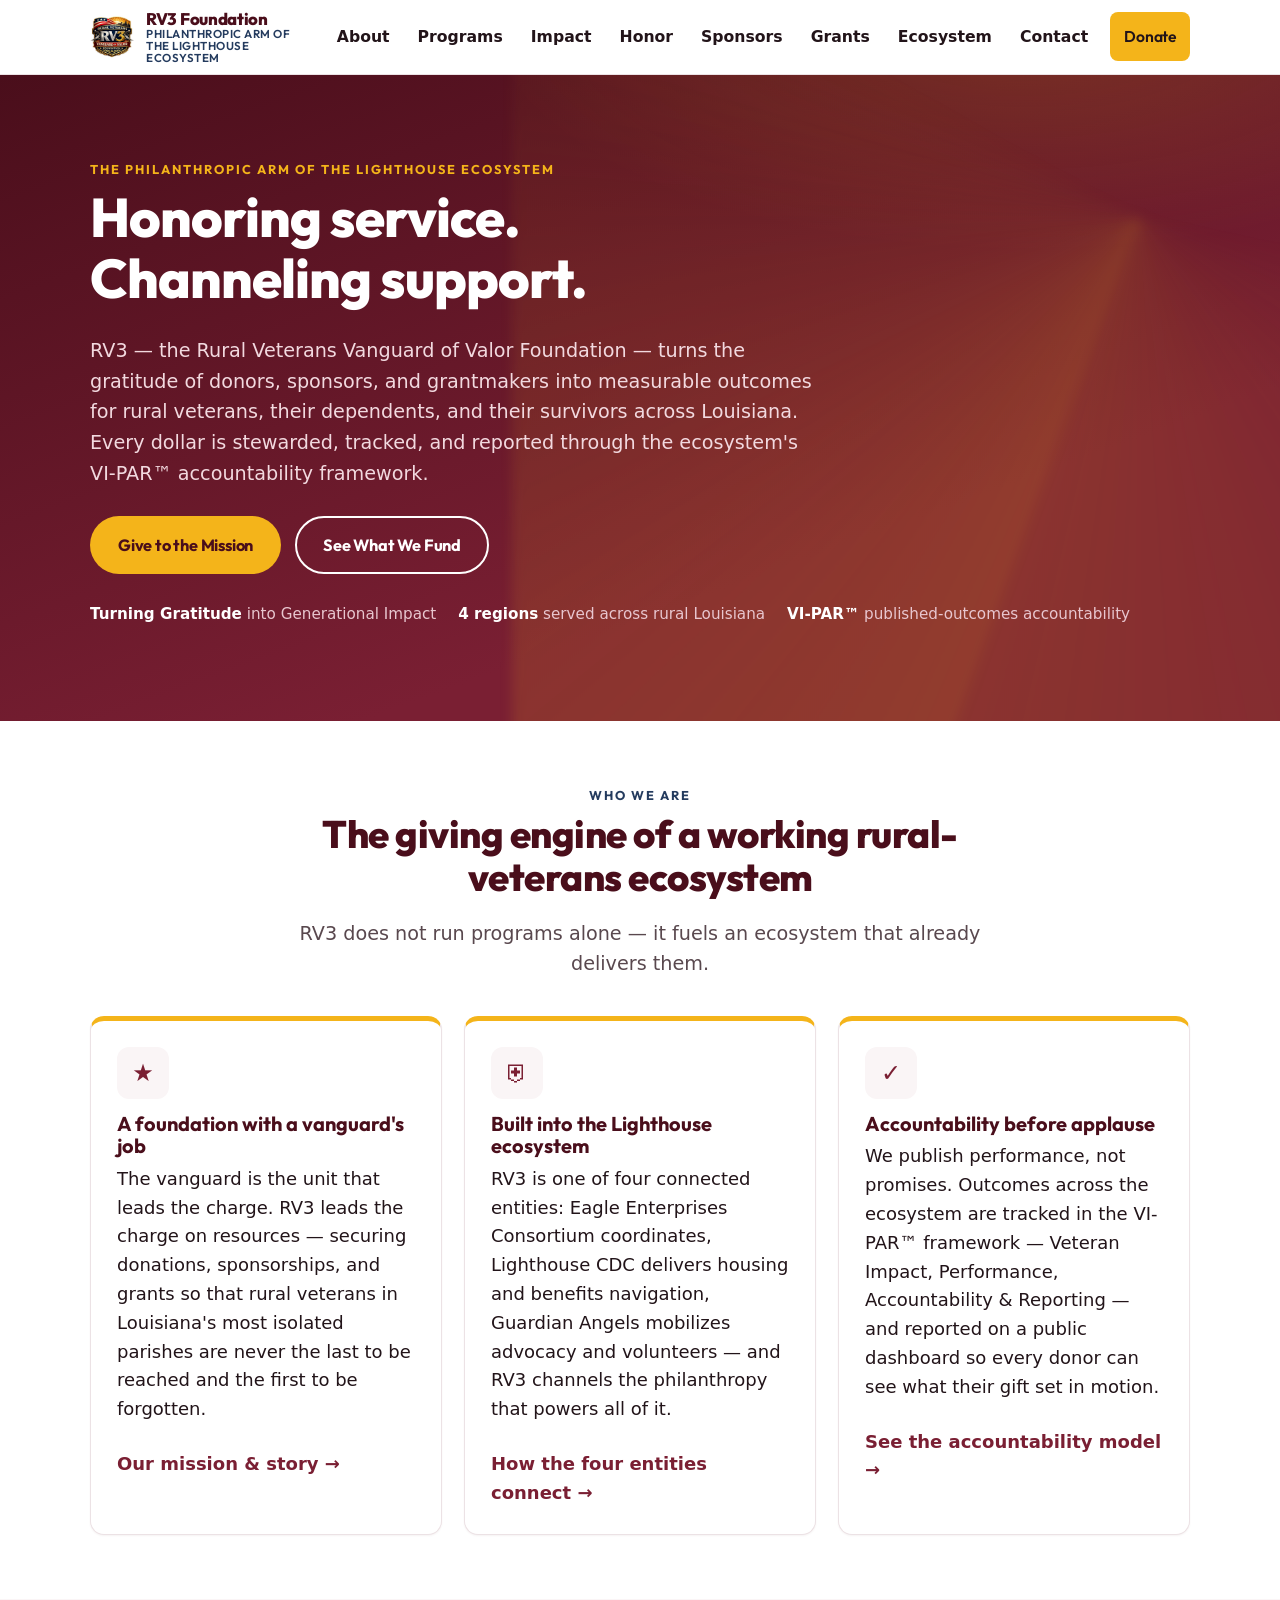
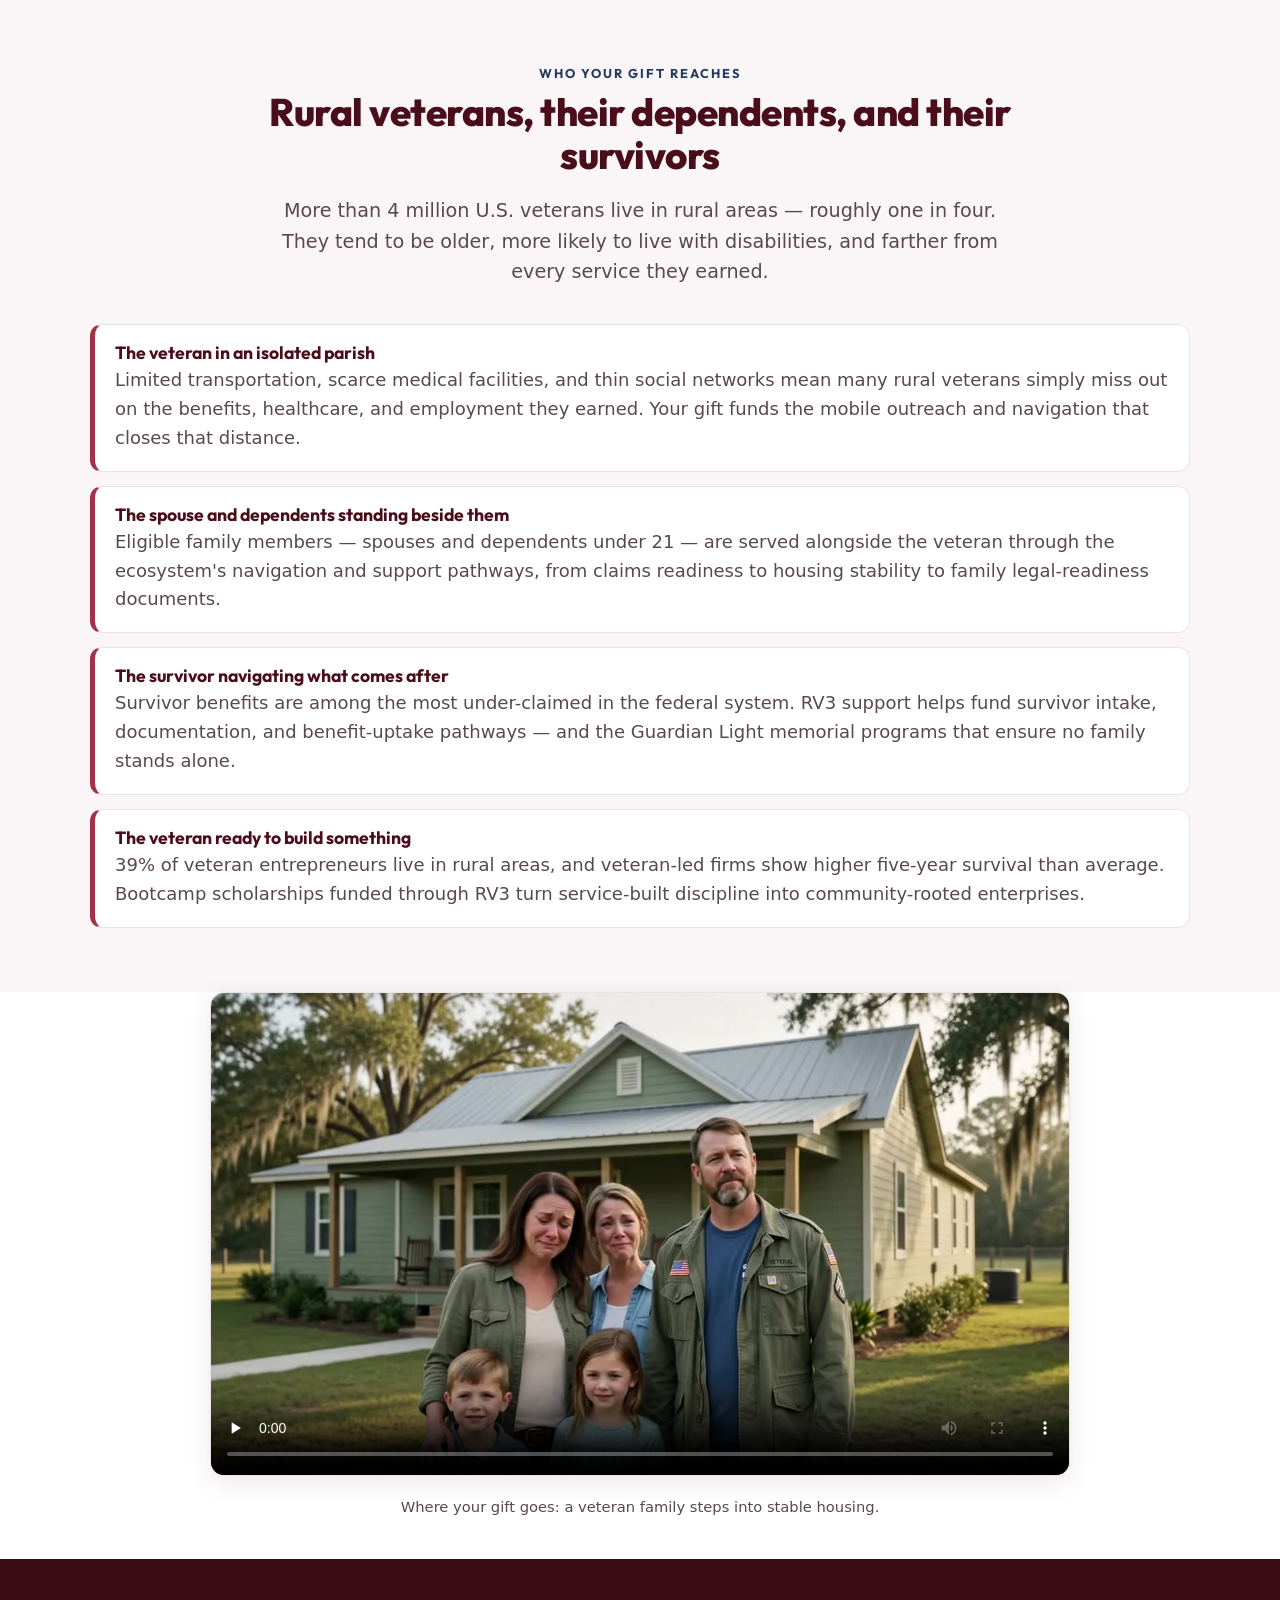
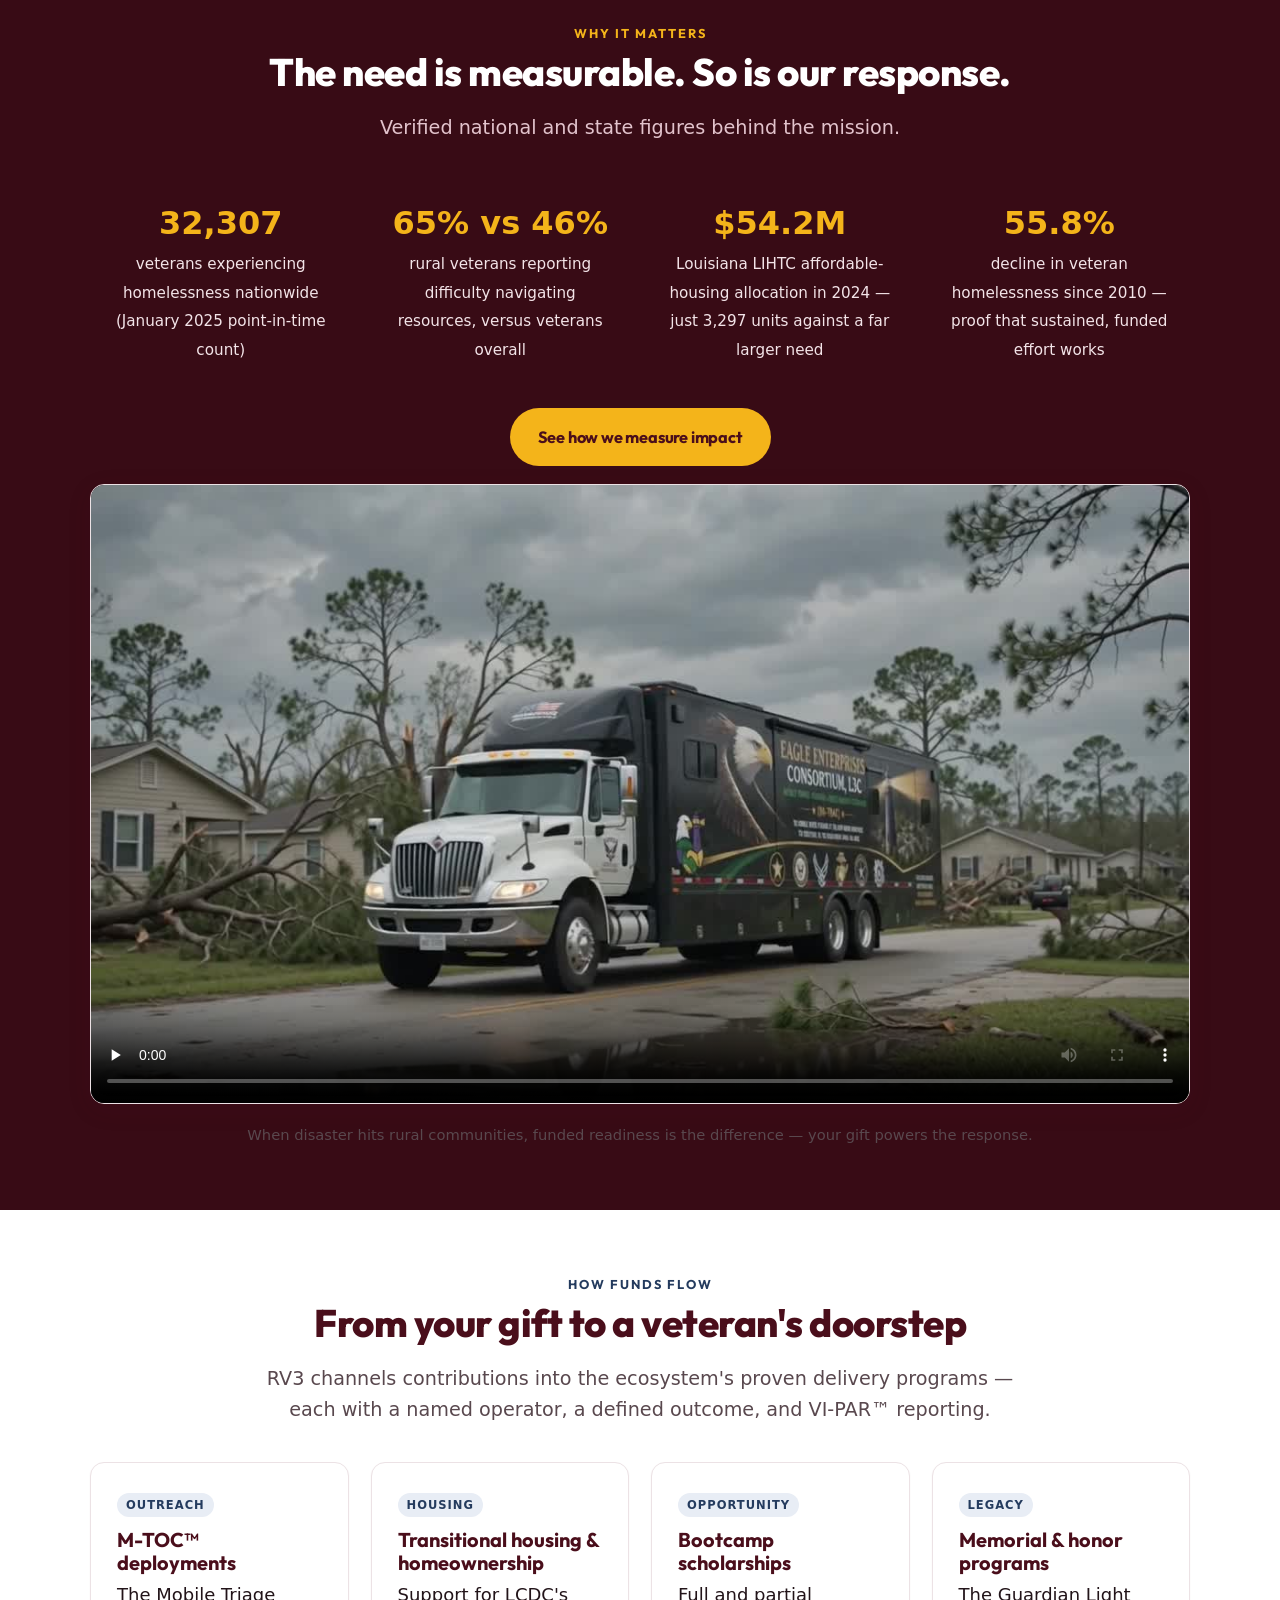
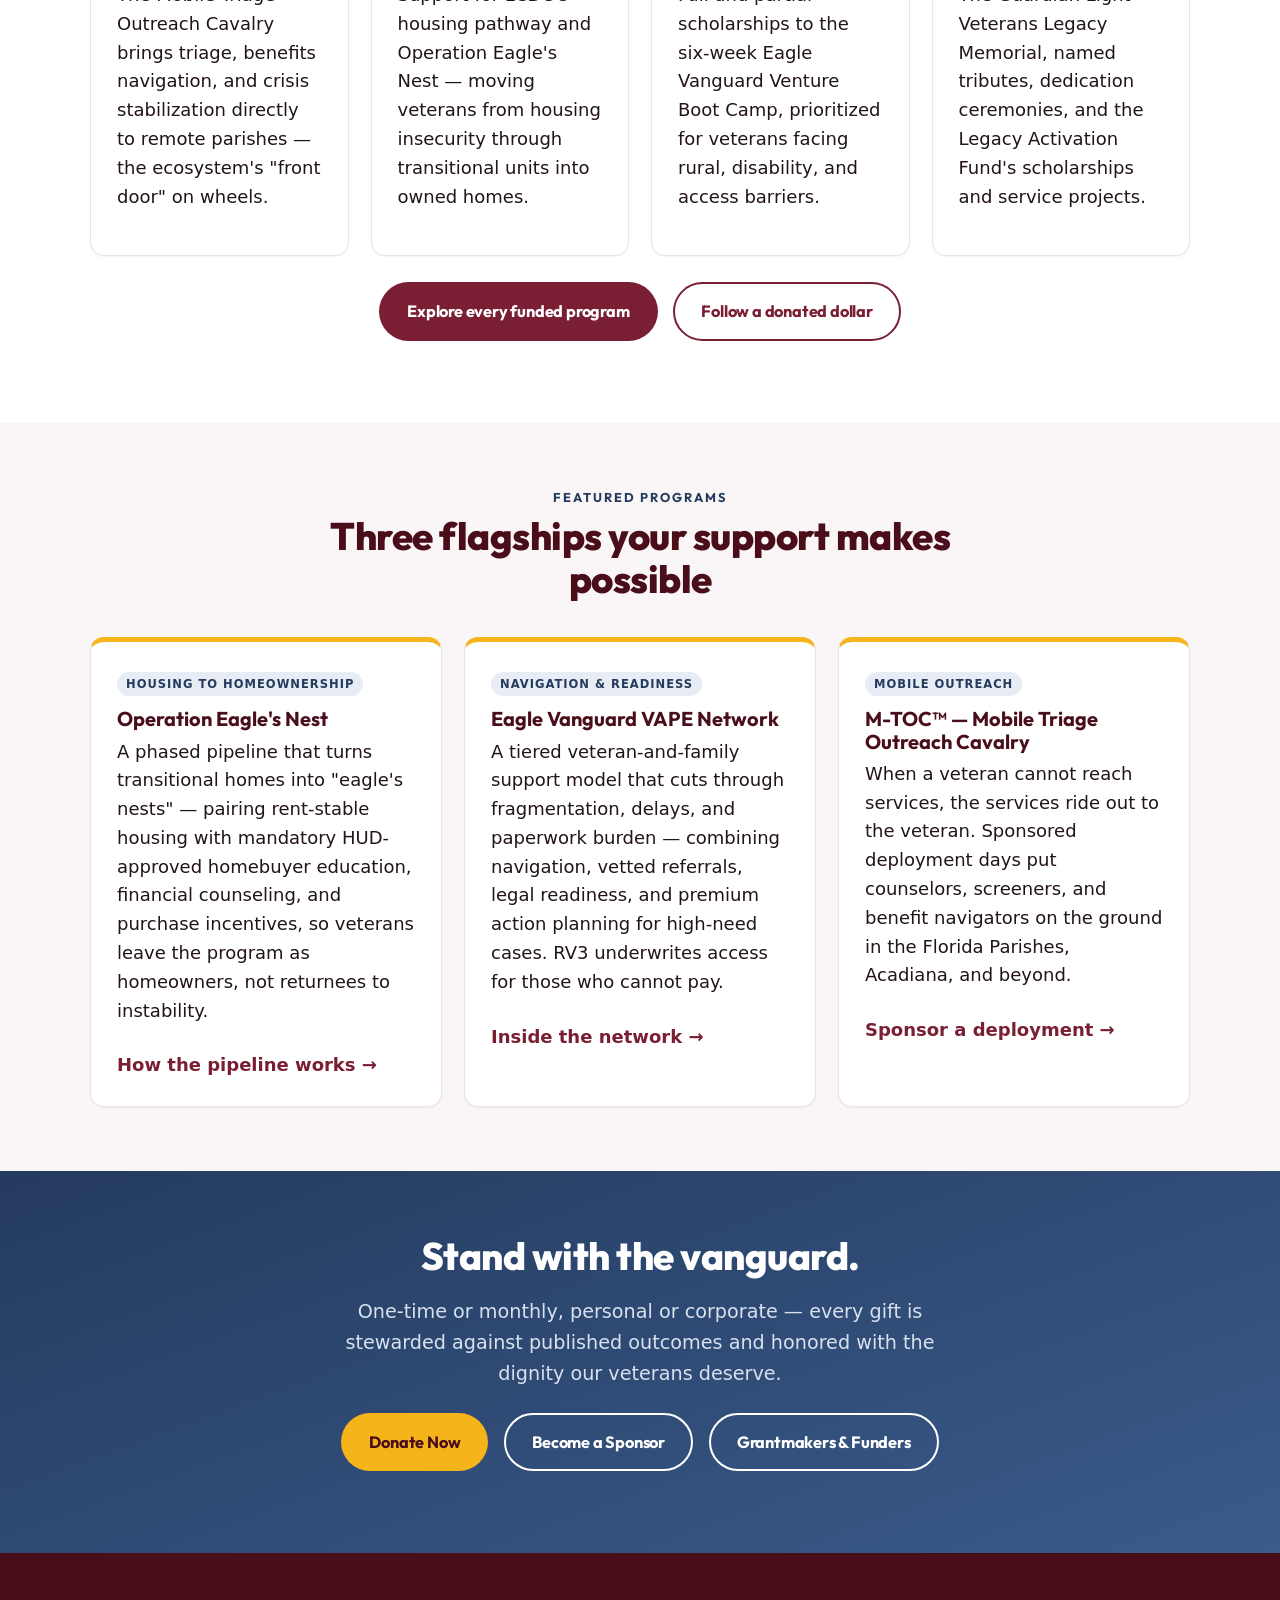
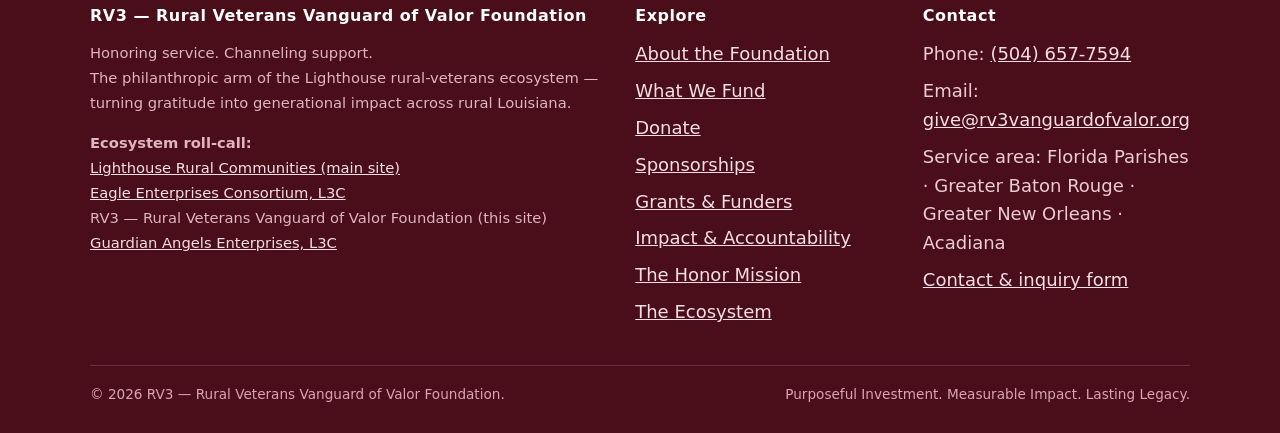
<file: index.html>
<!DOCTYPE html>
<html lang="en">
<head>
  <meta charset="UTF-8">
  <meta name="viewport" content="width=device-width, initial-scale=1.0">
  <title>RV3 — Rural Veterans Vanguard of Valor Foundation | Honoring Service. Channeling Support.</title>
  <meta name="description" content="RV3 is the philanthropic arm of the Lighthouse rural-veterans ecosystem in Louisiana. Your gift funds mobile outreach, transitional housing, homeownership pathways, bootcamp scholarships, and memorial programs — with published, VI-PAR-verified outcomes.">
  <link rel="canonical" href="https://www.rv3vanguardofvalor.org/">
  <meta property="og:type" content="website">
  <meta property="og:site_name" content="RV3 — Rural Veterans Vanguard of Valor Foundation">
  <meta property="og:title" content="RV3 — Rural Veterans Vanguard of Valor Foundation">
  <meta property="og:description" content="Honoring service. Channeling support. The philanthropic arm of the Lighthouse rural-veterans ecosystem in Louisiana.">
  <meta property="og:url" content="https://www.rv3vanguardofvalor.org/">
  <meta property="og:image" content="https://www.rv3vanguardofvalor.org/assets/logo.png">
  <link rel="icon" type="image/png" href="assets/logo.png">
  <link rel="stylesheet" href="css/styles.css">
</head>
<body>
  <a class="skip-link" href="#main">Skip to main content</a>

  <header class="site-header">
    <div class="container">
      <nav class="nav" aria-label="Primary">
        <a class="brand" href="index.html" aria-current="page">
          <img class="mark" src="assets/logo.png" alt="RV3 shield mark" width="44" height="44">
          <span class="brand-name">RV3 Foundation
            <span class="brand-sub">Philanthropic Arm of the Lighthouse Ecosystem</span>
          </span>
        </a>
        <button class="nav-toggle" aria-expanded="false" aria-controls="primary-nav">Menu</button>
        <ul id="primary-nav" class="nav-links">
          <li><a href="about.html">About</a></li>
          <li><a href="programs.html">Programs</a></li>
          <li><a href="impact.html">Impact</a></li>
          <li><a href="honor.html">Honor</a></li>
          <li><a href="sponsors.html">Sponsors</a></li>
          <li><a href="grants.html">Grants</a></li>
          <li><a href="ecosystem.html">Ecosystem</a></li>
          <li><a href="contact.html">Contact</a></li>
          <li class="nav-cta"><a class="btn btn-gold" href="donate.html">Donate</a></li>
        </ul>
      </nav>
    </div>
  </header>

  <main id="main">

    <!-- Hero -->
    <section class="hero">
      <div class="container">
        <p class="eyebrow" style="color:#F4B41A;">The Philanthropic Arm of the Lighthouse Ecosystem</p>
        <h1>Honoring service. Channeling support.</h1>
        <p class="lead">RV3 — the Rural Veterans Vanguard of Valor Foundation — turns the gratitude of donors, sponsors, and grantmakers into measurable outcomes for rural veterans, their dependents, and their survivors across Louisiana. Every dollar is stewarded, tracked, and reported through the ecosystem's VI-PAR™ accountability framework.</p>
        <div class="hero-ctas">
          <a class="btn btn-gold" href="donate.html">Give to the Mission</a>
          <a class="btn btn-ghost" style="color:#fff;border-color:#fff;" href="programs.html">See What We Fund</a>
        </div>
        <p class="trust-row">
          <span><b>Turning Gratitude</b> into Generational Impact</span>
          <span><b>4 regions</b> served across rural Louisiana</span>
          <span><b>VI-PAR™</b> published-outcomes accountability</span>
        </p>
      </div>
    </section>

    <!-- What RV3 is -->
    <section class="section">
      <div class="container">
        <div class="section-head">
          <p class="eyebrow">Who We Are</p>
          <h2>The giving engine of a working rural-veterans ecosystem</h2>
          <p class="lead">RV3 does not run programs alone — it fuels an ecosystem that already delivers them.</p>
        </div>
        <div class="grid grid-3">
          <div class="card card--accent">
            <div class="icon-badge" aria-hidden="true">★</div>
            <h3>A foundation with a vanguard's job</h3>
            <p>The vanguard is the unit that leads the charge. RV3 leads the charge on resources — securing donations, sponsorships, and grants so that rural veterans in Louisiana's most isolated parishes are never the last to be reached and the first to be forgotten.</p>
            <a class="card-cta" href="about.html">Our mission &amp; story</a>
          </div>
          <div class="card card--accent">
            <div class="icon-badge" aria-hidden="true">⛨</div>
            <h3>Built into the Lighthouse ecosystem</h3>
            <p>RV3 is one of four connected entities: Eagle Enterprises Consortium coordinates, Lighthouse CDC delivers housing and benefits navigation, Guardian Angels mobilizes advocacy and volunteers — and RV3 channels the philanthropy that powers all of it.</p>
            <a class="card-cta" href="ecosystem.html">How the four entities connect</a>
          </div>
          <div class="card card--accent">
            <div class="icon-badge" aria-hidden="true">✓</div>
            <h3>Accountability before applause</h3>
            <p>We publish performance, not promises. Outcomes across the ecosystem are tracked in the VI-PAR™ framework — Veteran Impact, Performance, Accountability &amp; Reporting — and reported on a public dashboard so every donor can see what their gift set in motion.</p>
            <a class="card-cta" href="impact.html">See the accountability model</a>
          </div>
        </div>
      </div>
    </section>

    <!-- Who your gift reaches -->
    <section class="section section--alt">
      <div class="container">
        <div class="section-head">
          <p class="eyebrow">Who Your Gift Reaches</p>
          <h2>Rural veterans, their dependents, and their survivors</h2>
          <p class="lead">More than 4 million U.S. veterans live in rural areas — roughly one in four. They tend to be older, more likely to live with disabilities, and farther from every service they earned.</p>
        </div>
        <div class="eco-list">
          <div class="eco-item">
            <div>
              <h3>The veteran in an isolated parish</h3>
              <p>Limited transportation, scarce medical facilities, and thin social networks mean many rural veterans simply miss out on the benefits, healthcare, and employment they earned. Your gift funds the mobile outreach and navigation that closes that distance.</p>
            </div>
          </div>
          <div class="eco-item">
            <div>
              <h3>The spouse and dependents standing beside them</h3>
              <p>Eligible family members — spouses and dependents under 21 — are served alongside the veteran through the ecosystem's navigation and support pathways, from claims readiness to housing stability to family legal-readiness documents.</p>
            </div>
          </div>
          <div class="eco-item">
            <div>
              <h3>The survivor navigating what comes after</h3>
              <p>Survivor benefits are among the most under-claimed in the federal system. RV3 support helps fund survivor intake, documentation, and benefit-uptake pathways — and the Guardian Light memorial programs that ensure no family stands alone.</p>
            </div>
          </div>
          <div class="eco-item">
            <div>
              <h3>The veteran ready to build something</h3>
              <p>39% of veteran entrepreneurs live in rural areas, and veteran-led firms show higher five-year survival than average. Bootcamp scholarships funded through RV3 turn service-built discipline into community-rooted enterprises.</p>
            </div>
          </div>
        </div>
      </div>
    </section>


        <figure class="media video-figure" style="max-width:860px;margin:0 auto 40px"><video class="brandshot" controls preload="none" playsinline poster="assets/img/rv3-impact-poster.jpg" aria-label="A veteran family receives the keys to their home"><source src="assets/img/rv3-impact.mp4" type="video/mp4"></video><figcaption>Where your gift goes: a veteran family steps into stable housing.</figcaption></figure>
    <!-- Need stats band -->
    <section class="section section--dark">
      <div class="container">
        <div class="section-head">
          <p class="eyebrow" style="color:#F4B41A;">Why It Matters</p>
          <h2>The need is measurable. So is our response.</h2>
          <p class="lead">Verified national and state figures behind the mission.</p>
        </div>
        <div class="stats">
          <div class="stat"><b>32,495</b><span>veterans experiencing homelessness nationwide (January 2025 point-in-time count)</span></div>
          <div class="stat"><b>65% vs 46%</b><span>rural veterans reporting difficulty navigating resources, versus veterans overall</span></div>
          <div class="stat"><b>$54.5M</b><span>Louisiana LIHTC affordable-housing allocation in 2024 — just 3,297 units against a far larger need</span></div>
          <div class="stat"><b>56.1%</b><span>decline in veteran homelessness since 2010 — proof that sustained, funded effort works</span></div>
        </div>
        <p style="text-align:center; margin-top:26px;"><a class="btn btn-gold" href="impact.html">See how we measure impact</a></p>
        <figure class="media video-figure">
          <video class="brandshot" controls preload="none" playsinline poster="assets/img/disaster-relief-poster.jpg" aria-label="Disaster response in rural Louisiana">
            <source src="assets/img/disaster-relief.mp4" type="video/mp4">
          </video>
          <figcaption>When disaster hits rural communities, funded readiness is the difference — your gift powers the response.</figcaption>
        </figure>
      </div>
    </section>

    <!-- How funds flow -->
    <section class="section">
      <div class="container">
        <div class="section-head">
          <p class="eyebrow">How Funds Flow</p>
          <h2>From your gift to a veteran's doorstep</h2>
          <p class="lead">RV3 channels contributions into the ecosystem's proven delivery programs — each with a named operator, a defined outcome, and VI-PAR™ reporting.</p>
        </div>
        <div class="grid grid-4">
          <div class="card">
            <span class="tag">Outreach</span>
            <h3>M-TOC™ deployments</h3>
            <p>The Mobile Triage Outreach Cavalry brings triage, benefits navigation, and crisis stabilization directly to remote parishes — the ecosystem's "front door" on wheels.</p>
          </div>
          <div class="card">
            <span class="tag">Housing</span>
            <h3>Transitional housing &amp; homeownership</h3>
            <p>Support for LCDC's housing pathway and Operation Eagle's Nest — moving veterans from housing insecurity through transitional units into owned homes.</p>
          </div>
          <div class="card">
            <span class="tag">Opportunity</span>
            <h3>Bootcamp scholarships</h3>
            <p>Full and partial scholarships to the six-week Eagle Vanguard Venture Boot Camp, prioritized for veterans facing rural, disability, and access barriers.</p>
          </div>
          <div class="card">
            <span class="tag">Legacy</span>
            <h3>Memorial &amp; honor programs</h3>
            <p>The Guardian Light Veterans Legacy Memorial, named tributes, dedication ceremonies, and the Legacy Activation Fund's scholarships and service projects.</p>
          </div>
        </div>
        <p style="text-align:center; margin-top:26px;">
          <a class="btn btn-primary" href="programs.html">Explore every funded program</a>
          <a class="btn btn-ghost" href="ecosystem.html" style="margin-left:10px;">Follow a donated dollar</a>
        </p>
      </div>
    </section>

    <!-- Featured programs -->
    <section class="section section--alt">
      <div class="container">
        <div class="section-head">
          <p class="eyebrow">Featured Programs</p>
          <h2>Three flagships your support makes possible</h2>
        </div>
        <div class="grid grid-3">
          <div class="card card--accent">
            <span class="tag">Housing to Homeownership</span>
            <h3>Operation Eagle's Nest</h3>
            <p>A phased pipeline that turns transitional homes into "eagle's nests" — pairing rent-stable housing with mandatory HUD-approved homebuyer education, financial counseling, and purchase incentives, so veterans leave the program as homeowners, not returnees to instability.</p>
            <a class="card-cta" href="programs.html#eagles-nest">How the pipeline works</a>
          </div>
          <div class="card card--accent">
            <span class="tag">Navigation &amp; Readiness</span>
            <h3>Eagle Vanguard VAPE Network</h3>
            <p>A tiered veteran-and-family support model that cuts through fragmentation, delays, and paperwork burden — combining navigation, vetted referrals, legal readiness, and premium action planning for high-need cases. RV3 underwrites access for those who cannot pay.</p>
            <a class="card-cta" href="programs.html#vape">Inside the network</a>
          </div>
          <div class="card card--accent">
            <span class="tag">Mobile Outreach</span>
            <h3>M-TOC™ — Mobile Triage Outreach Cavalry</h3>
            <p>When a veteran cannot reach services, the services ride out to the veteran. Sponsored deployment days put counselors, screeners, and benefit navigators on the ground in the Florida Parishes, Acadiana, and beyond.</p>
            <a class="card-cta" href="programs.html#mtoc">Sponsor a deployment</a>
          </div>
        </div>
      </div>
    </section>

    <!-- Donor CTA band -->
    <section class="section cta-band">
      <div class="container" style="text-align:center;">
        <h2>Stand with the vanguard.</h2>
        <p class="lead" style="max-width:640px;margin:0 auto 1.2em;">One-time or monthly, personal or corporate — every gift is stewarded against published outcomes and honored with the dignity our veterans deserve.</p>
        <p>
          <a class="btn btn-gold" href="donate.html">Donate Now</a>
          <a class="btn btn-ghost" href="sponsors.html" style="margin-left:10px;">Become a Sponsor</a>
          <a class="btn btn-ghost" href="grants.html" style="margin-left:10px;">Grantmakers &amp; Funders</a>
        </p>
      </div>
    </section>

  </main>

  <footer class="site-footer">
    <div class="container">
      <div class="footer-grid">
        <div>
          <h4>RV3 — Rural Veterans Vanguard of Valor Foundation</h4>
          <p class="footer-entities">Honoring service. Channeling support.<br>
          The philanthropic arm of the Lighthouse rural-veterans ecosystem — turning gratitude into generational impact across rural Louisiana.</p>
          <p class="footer-entities"><strong>Ecosystem roll-call:</strong><br>
            <a href="https://lighthouse-rural-communities.vercel.app">Lighthouse Rural Communities (main site)</a><br>
            <a href="https://www.eagleenterprisesconsortiuml3c.org">Eagle Enterprises Consortium, L3C</a><br>
            RV3 — Rural Veterans Vanguard of Valor Foundation (this site)<br>
            <a href="https://www.guardianangelsenterprises.org">Guardian Angels Enterprises, L3C</a>
          </p>
        </div>
        <div>
          <h4>Explore</h4>
          <ul>
            <li><a href="about.html">About the Foundation</a></li>
            <li><a href="programs.html">What We Fund</a></li>
            <li><a href="donate.html">Donate</a></li>
            <li><a href="sponsors.html">Sponsorships</a></li>
            <li><a href="grants.html">Grants &amp; Funders</a></li>
            <li><a href="impact.html">Impact &amp; Accountability</a></li>
            <li><a href="honor.html">The Honor Mission</a></li>
            <li><a href="ecosystem.html">The Ecosystem</a></li>
          </ul>
        </div>
        <div>
          <h4>Contact</h4>
          <ul>
            <li>Phone: <a href="tel:+15046577594">(504) 657-7594</a></li>
            <li>Email: <a href="mailto:give@rv3vanguardofvalor.org">give@rv3vanguardofvalor.org</a></li>
            <li>Service area: Florida Parishes · Greater Baton Rouge · Greater New Orleans · Acadiana</li>
            <li><a href="contact.html">Contact &amp; inquiry form</a></li>
          </ul>
        </div>
      </div>
      <div class="footer-bottom">
        <span>© <span id="year">2026</span> RV3 — Rural Veterans Vanguard of Valor Foundation.</span>
        <span>Purposeful Investment. Measurable Impact. Lasting Legacy.</span>
      </div>
    </div>
  </footer>

  <script src="js/main.js"></script>
</body>
</html>
</file>
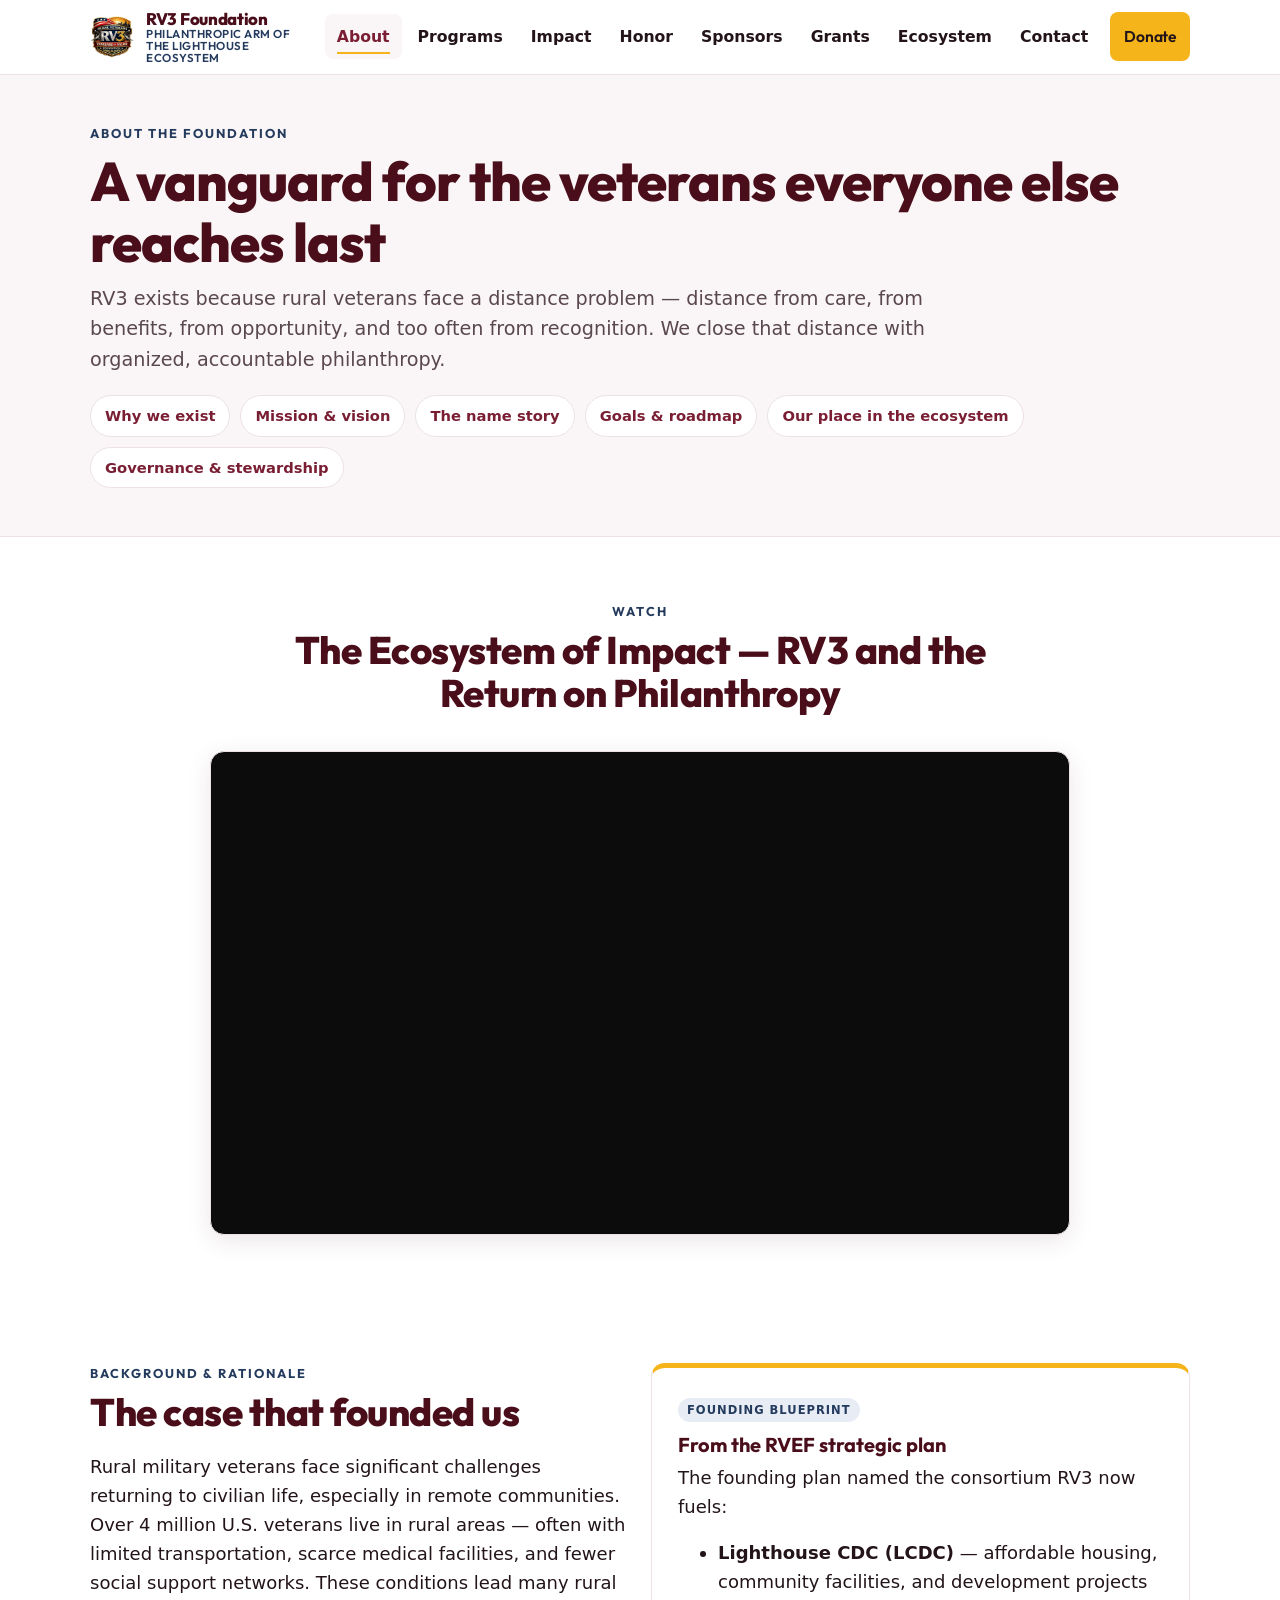
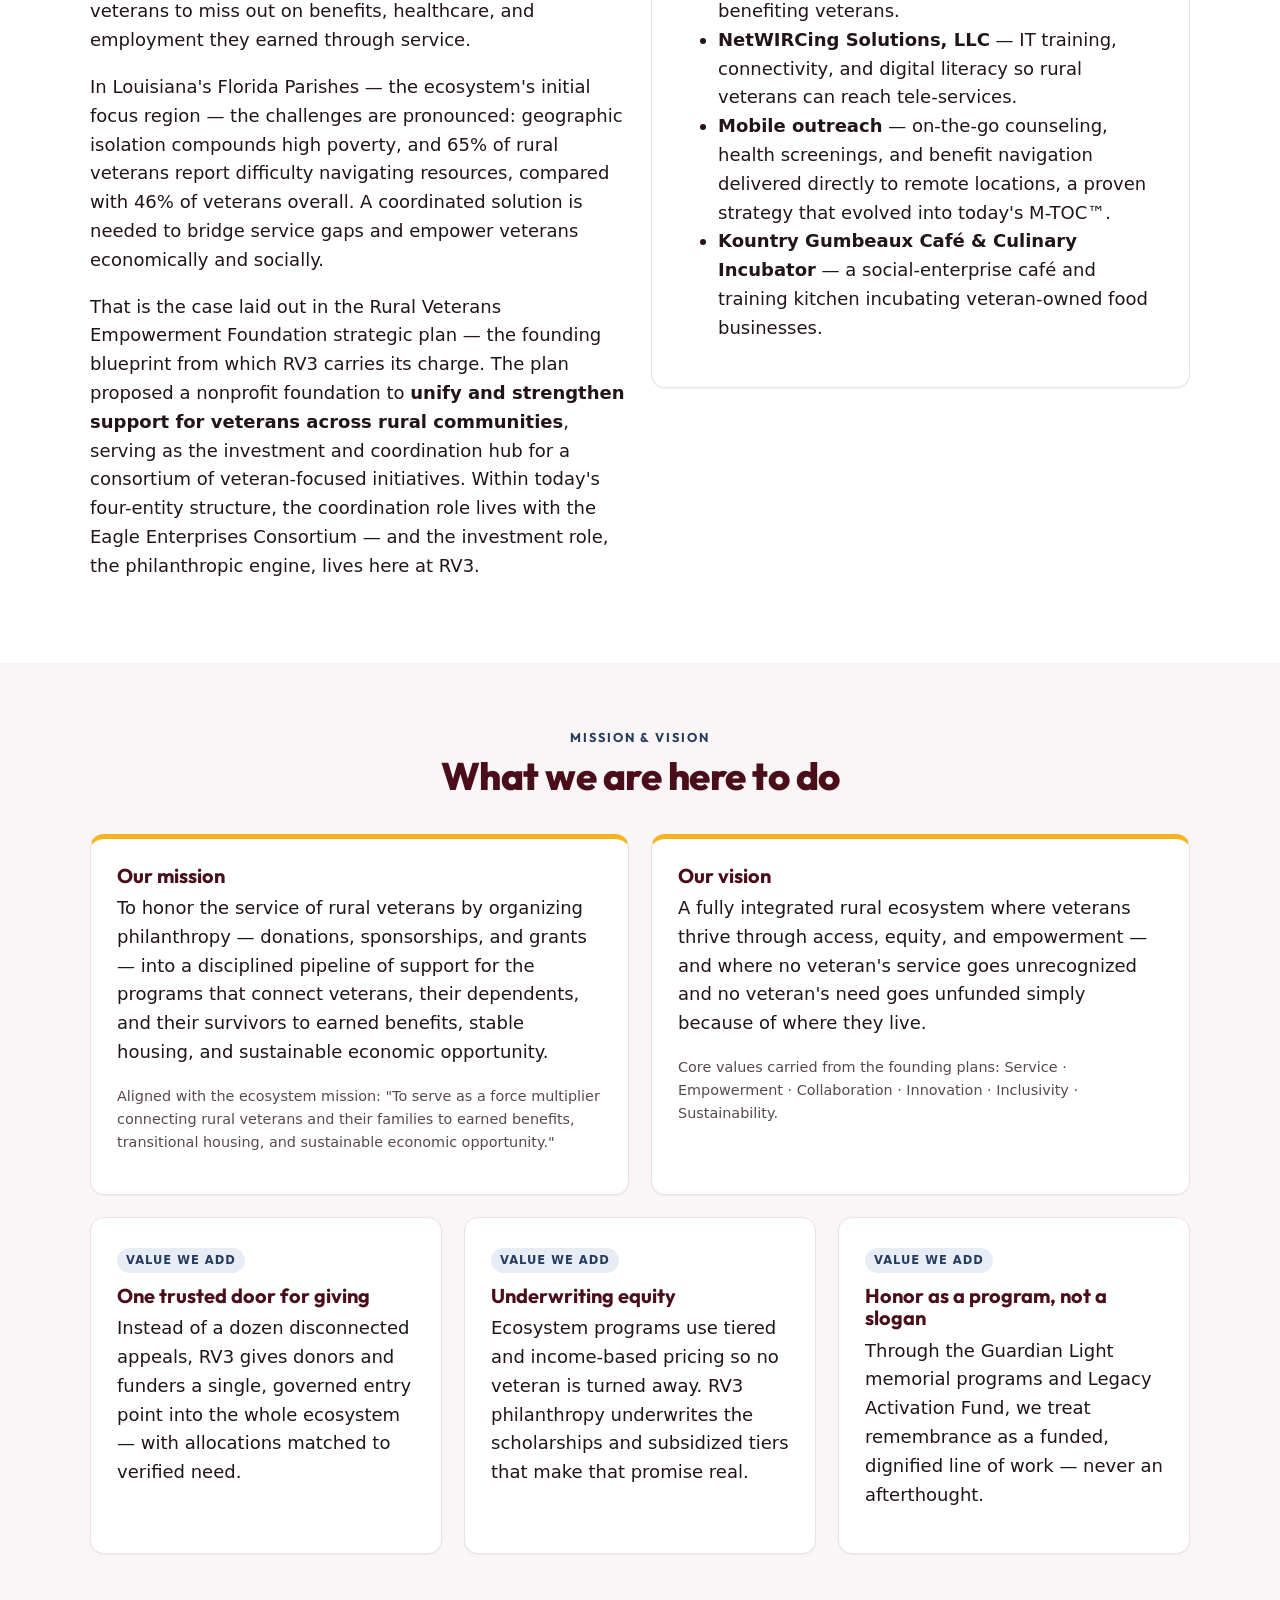
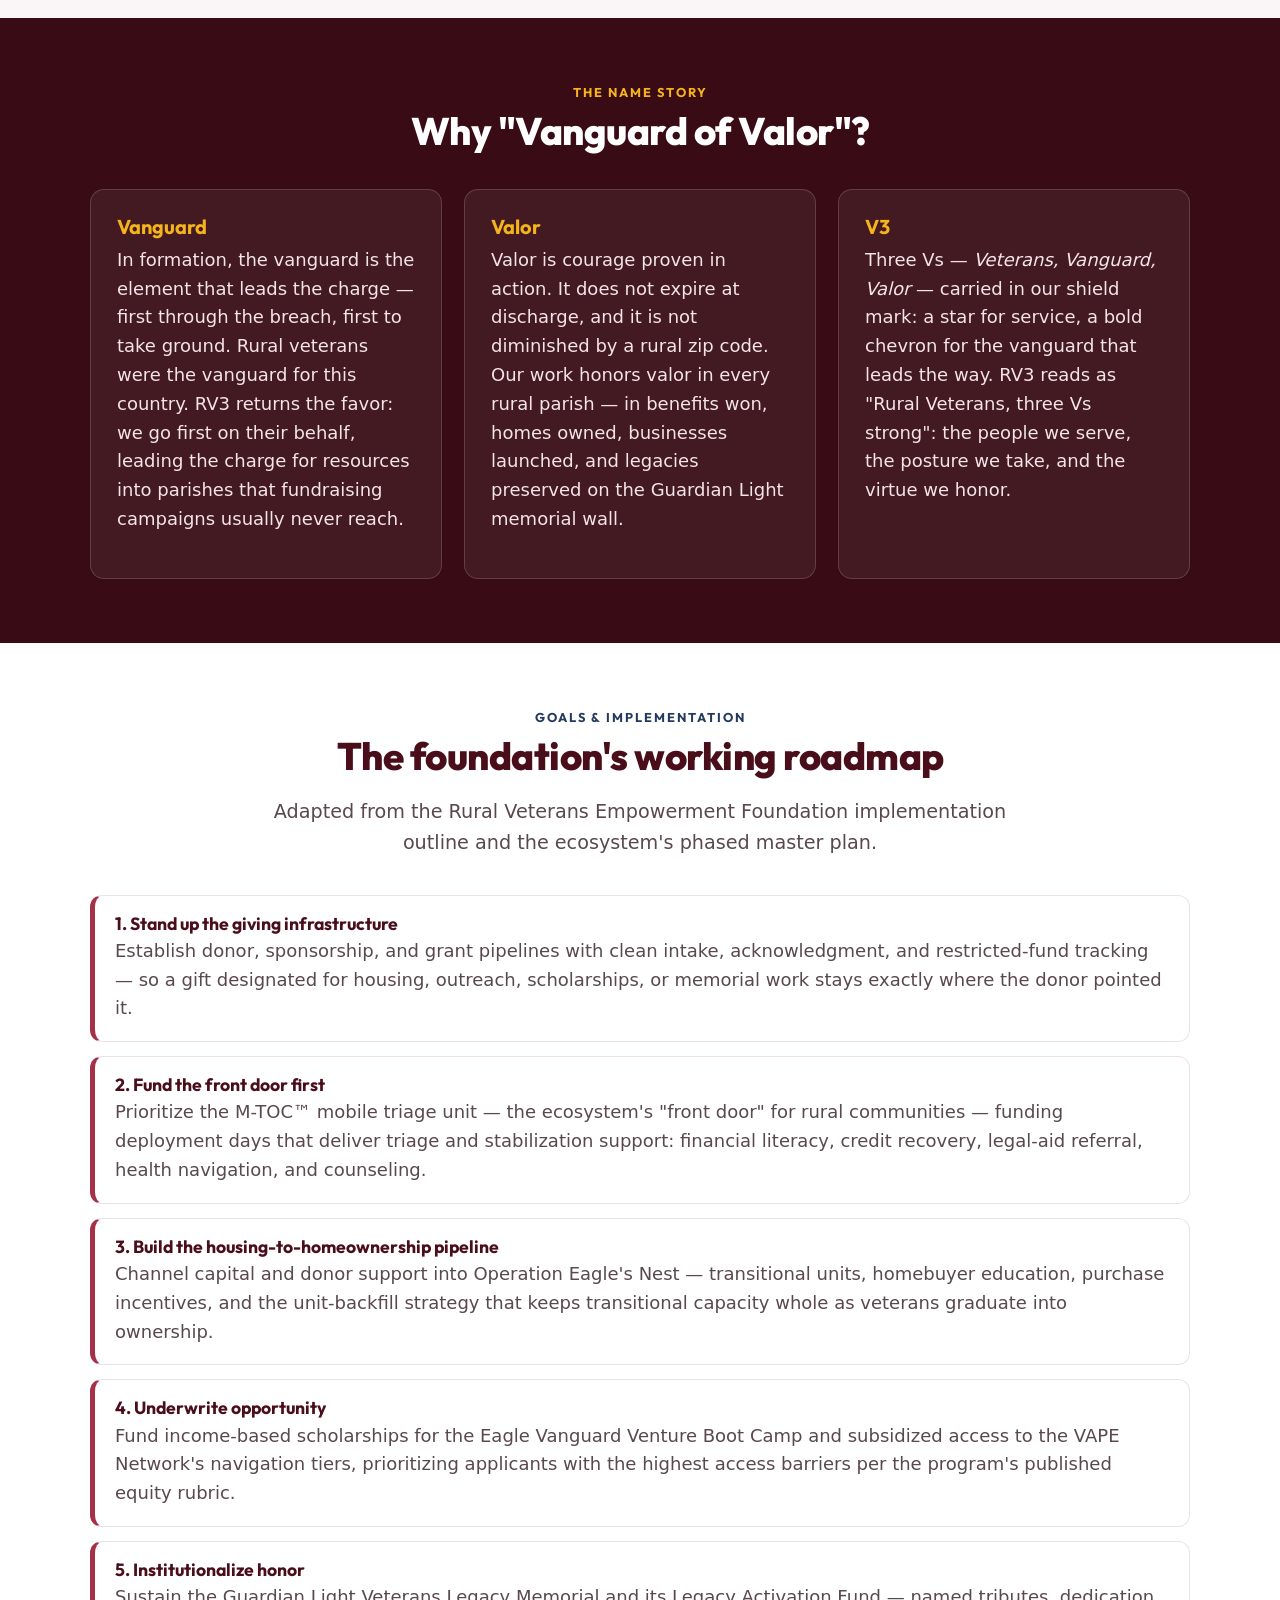
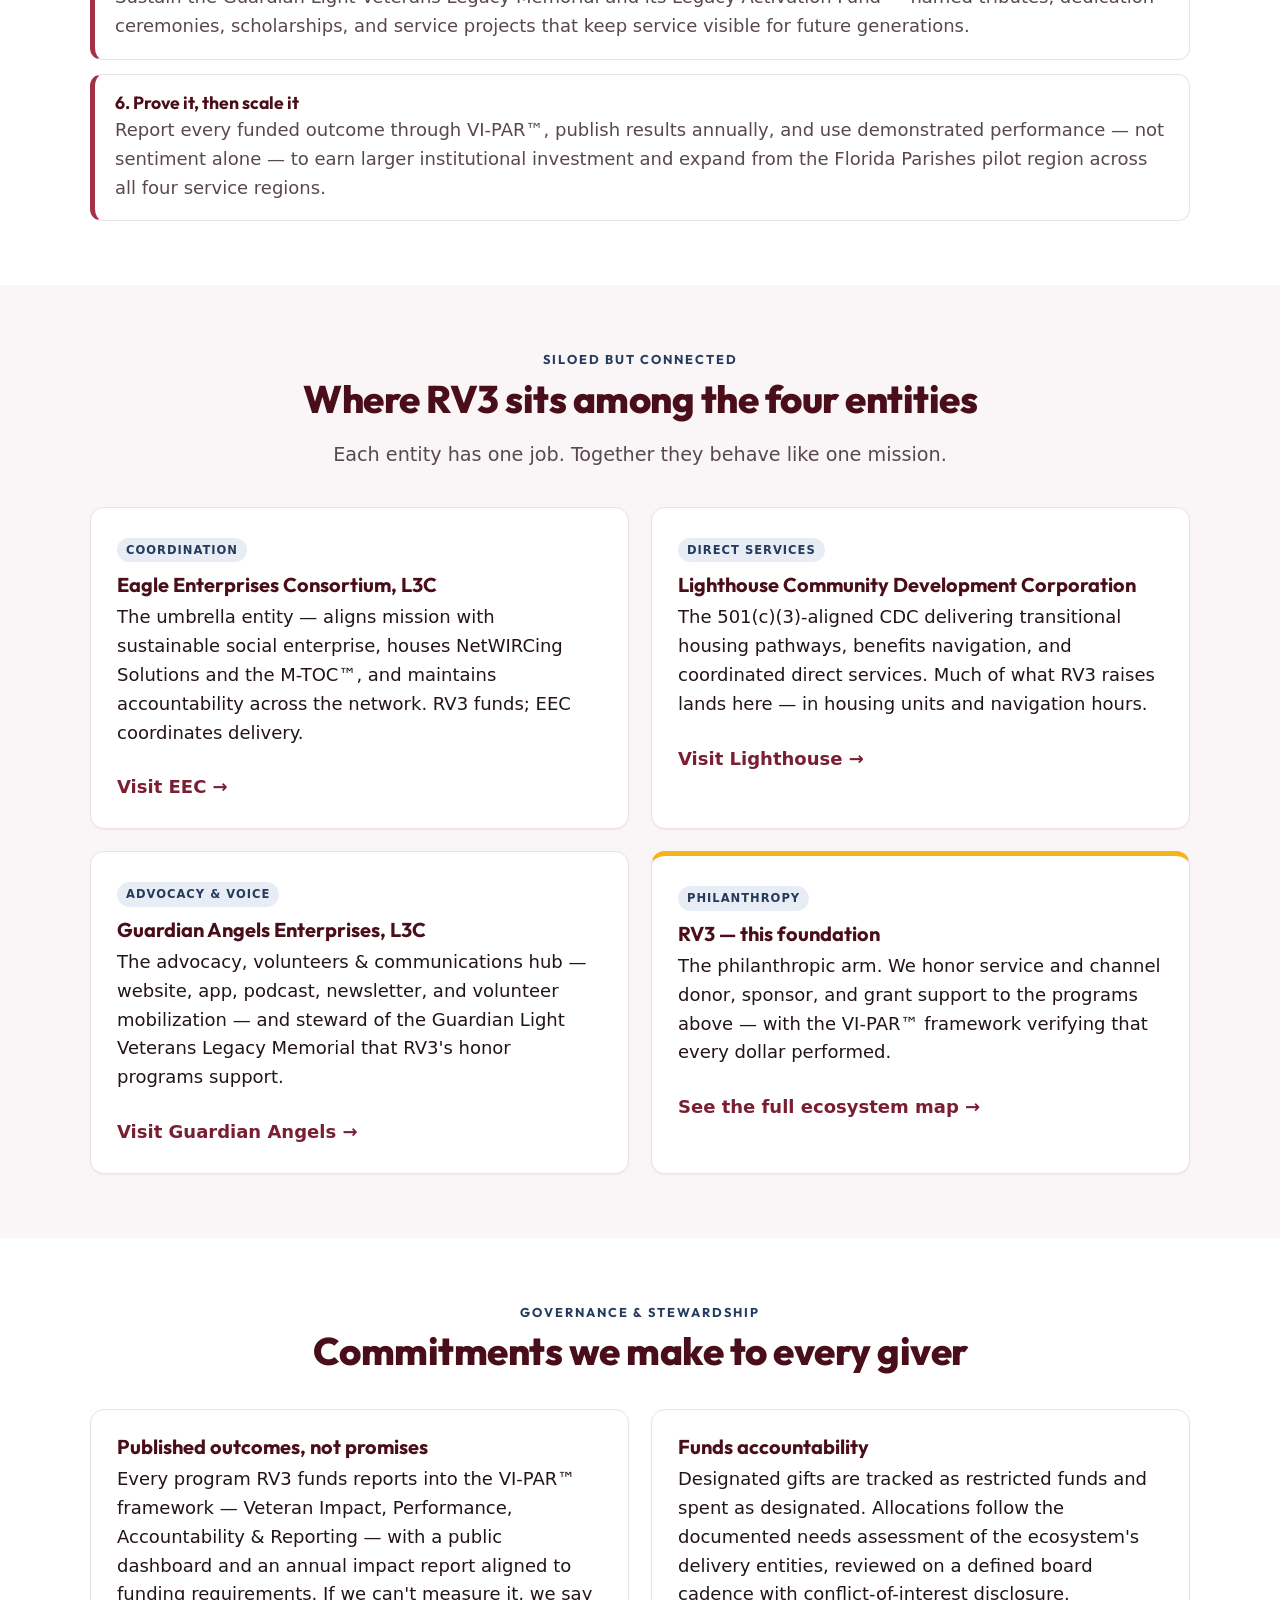
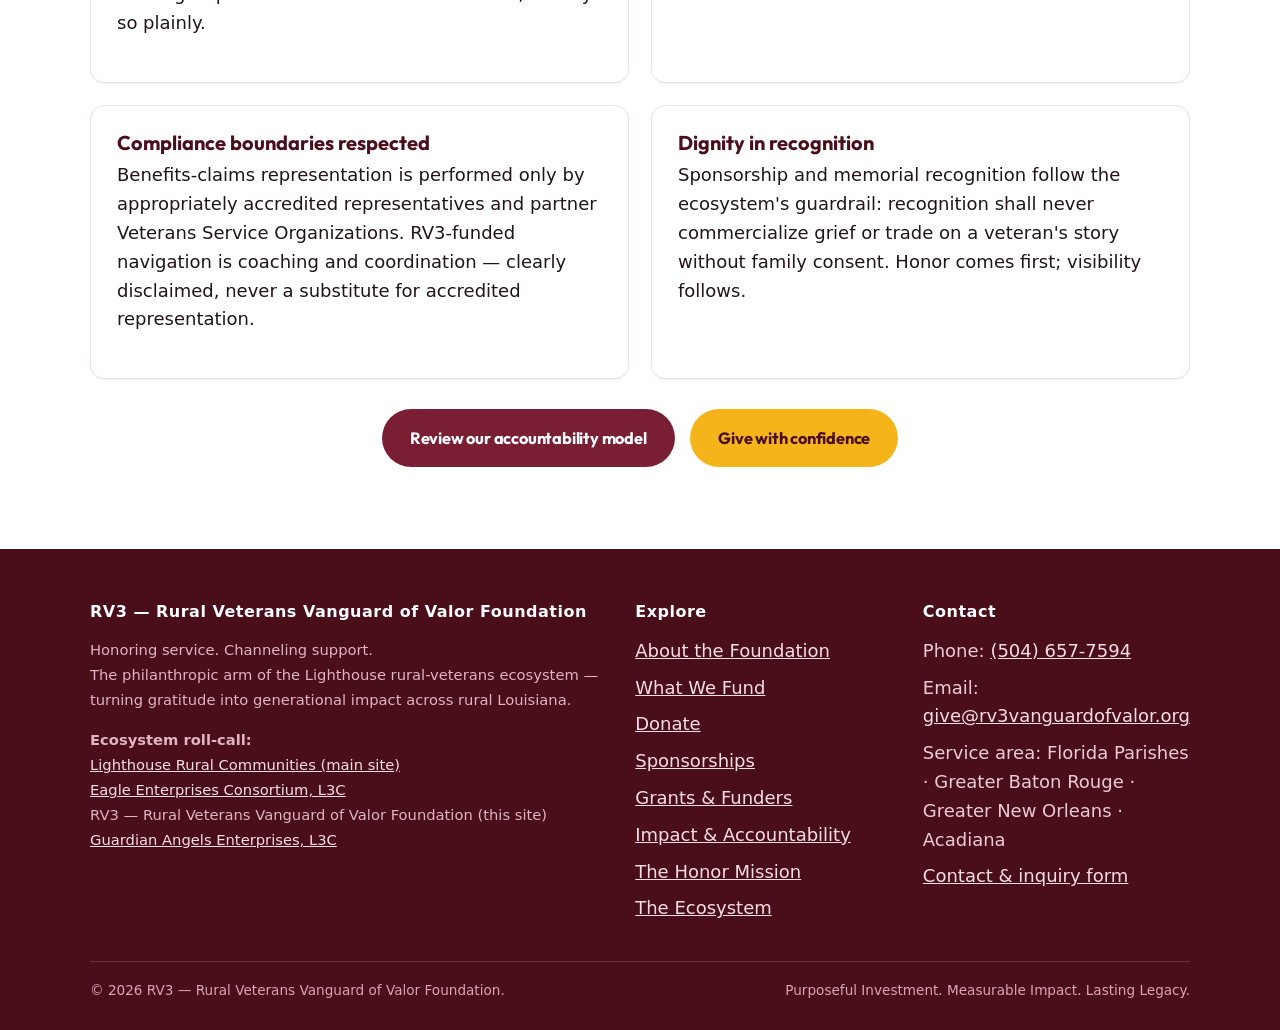
<file: about.html>
<!DOCTYPE html>
<html lang="en">
<head>
  <meta charset="UTF-8">
  <meta name="viewport" content="width=device-width, initial-scale=1.0">
  <title>About RV3 | Mission, Vision &amp; the Vanguard of Valor Story</title>
  <meta name="description" content="The mission, vision, and governance of RV3 — Rural Veterans Vanguard of Valor Foundation. Built from the Rural Veterans Empowerment Foundation strategic plan to unify and strengthen support for veterans across rural Louisiana.">
  <link rel="canonical" href="https://www.rv3vanguardofvalor.org/about">
  <meta property="og:type" content="website">
  <meta property="og:site_name" content="RV3 — Rural Veterans Vanguard of Valor Foundation">
  <meta property="og:title" content="About RV3 — Rural Veterans Vanguard of Valor Foundation">
  <meta property="og:description" content="Why a philanthropic vanguard exists for rural veterans — mission, vision, goals, and stewardship commitments.">
  <meta property="og:url" content="https://www.rv3vanguardofvalor.org/about">
  <meta property="og:image" content="https://www.rv3vanguardofvalor.org/assets/logo.png">
  <link rel="icon" type="image/png" href="assets/logo.png">
  <link rel="stylesheet" href="css/styles.css">
</head>
<body>
  <a class="skip-link" href="#main">Skip to main content</a>

  <header class="site-header">
    <div class="container">
      <nav class="nav" aria-label="Primary">
        <a class="brand" href="index.html">
          <img class="mark" src="assets/logo.png" alt="RV3 shield mark" width="44" height="44">
          <span class="brand-name">RV3 Foundation
            <span class="brand-sub">Philanthropic Arm of the Lighthouse Ecosystem</span>
          </span>
        </a>
        <button class="nav-toggle" aria-expanded="false" aria-controls="primary-nav">Menu</button>
        <ul id="primary-nav" class="nav-links">
          <li><a href="about.html" aria-current="page">About</a></li>
          <li><a href="programs.html">Programs</a></li>
          <li><a href="impact.html">Impact</a></li>
          <li><a href="honor.html">Honor</a></li>
          <li><a href="sponsors.html">Sponsors</a></li>
          <li><a href="grants.html">Grants</a></li>
          <li><a href="ecosystem.html">Ecosystem</a></li>
          <li><a href="contact.html">Contact</a></li>
          <li class="nav-cta"><a class="btn btn-gold" href="donate.html">Donate</a></li>
        </ul>
      </nav>
    </div>
  </header>

  <main id="main">

    <section class="page-hero">
      <div class="container">
        <p class="eyebrow">About the Foundation</p>
        <h1>A vanguard for the veterans everyone else reaches last</h1>
        <p class="lead" style="max-width:70ch;">RV3 exists because rural veterans face a distance problem — distance from care, from benefits, from opportunity, and too often from recognition. We close that distance with organized, accountable philanthropy.</p>
        <nav class="anchor-nav" aria-label="On this page">
          <a href="#why">Why we exist</a>
          <a href="#mission">Mission &amp; vision</a>
          <a href="#name">The name story</a>
          <a href="#roadmap">Goals &amp; roadmap</a>
          <a href="#ecosystem">Our place in the ecosystem</a>
          <a href="#stewardship">Governance &amp; stewardship</a>
        </nav>
      </div>
    </section>

    <!-- Why we exist -->
    <section class="section" id="film">
      <div class="container" style="max-width:900px">
        <div class="section-head" style="text-align:center"><p class="eyebrow">Watch</p><h2>The Ecosystem of Impact &mdash; RV3 and the Return on Philanthropy</h2></div>
        <div class="embed-16x9"><iframe src="https://www.youtube-nocookie.com/embed/jr336MDSEuc" title="The Ecosystem of Impact — RV3 and the Return on Philanthropy" loading="lazy" allow="accelerometer; encrypted-media; gyroscope; picture-in-picture" allowfullscreen></iframe></div>
      </div>
    </section>

    <section class="section" id="why">
      <div class="container">
        <div class="grid grid-2" style="align-items:start;">
          <div class="prose">
            <p class="eyebrow">Background &amp; Rationale</p>
            <h2>The case that founded us</h2>
            <p>Rural military veterans face significant challenges returning to civilian life, especially in remote communities. Over 4 million U.S. veterans live in rural areas — often with limited transportation, scarce medical facilities, and fewer social support networks. These conditions lead many rural veterans to miss out on benefits, healthcare, and employment they earned through service.</p>
            <p>In Louisiana's Florida Parishes — the ecosystem's initial focus region — the challenges are pronounced: geographic isolation compounds high poverty, and 65% of rural veterans report difficulty navigating resources, compared with 46% of veterans overall. A coordinated solution is needed to bridge service gaps and empower veterans economically and socially.</p>
            <p>That is the case laid out in the Rural Veterans Empowerment Foundation strategic plan — the founding blueprint from which RV3 carries its charge. The plan proposed a nonprofit foundation to <strong>unify and strengthen support for veterans across rural communities</strong>, serving as the investment and coordination hub for a consortium of veteran-focused initiatives. Within today's four-entity structure, the coordination role lives with the Eagle Enterprises Consortium — and the investment role, the philanthropic engine, lives here at RV3.</p>
          </div>
          <div>
            <div class="card card--accent">
              <span class="tag">Founding Blueprint</span>
              <h3>From the RVEF strategic plan</h3>
              <p>The founding plan named the consortium RV3 now fuels:</p>
              <ul>
                <li><strong>Lighthouse CDC (LCDC)</strong> — affordable housing, community facilities, and development projects benefiting veterans.</li>
                <li><strong>NetWIRCing Solutions, LLC</strong> — IT training, connectivity, and digital literacy so rural veterans can reach tele-services.</li>
                <li><strong>Mobile outreach</strong> — on-the-go counseling, health screenings, and benefit navigation delivered directly to remote locations, a proven strategy that evolved into today's M-TOC™.</li>
                <li><strong>Kountry Gumbeaux Café &amp; Culinary Incubator</strong> — a social-enterprise café and training kitchen incubating veteran-owned food businesses.</li>
              </ul>
            </div>
          </div>
        </div>
      </div>
    </section>

    <!-- Mission & vision -->
    <section class="section section--alt" id="mission">
      <div class="container">
        <div class="section-head">
          <p class="eyebrow">Mission &amp; Vision</p>
          <h2>What we are here to do</h2>
        </div>
        <div class="grid grid-2">
          <div class="card card--accent">
            <h3>Our mission</h3>
            <p>To honor the service of rural veterans by organizing philanthropy — donations, sponsorships, and grants — into a disciplined pipeline of support for the programs that connect veterans, their dependents, and their survivors to earned benefits, stable housing, and sustainable economic opportunity.</p>
            <p class="form-hint">Aligned with the ecosystem mission: "To serve as a force multiplier connecting rural veterans and their families to earned benefits, transitional housing, and sustainable economic opportunity."</p>
          </div>
          <div class="card card--accent">
            <h3>Our vision</h3>
            <p>A fully integrated rural ecosystem where veterans thrive through access, equity, and empowerment — and where no veteran's service goes unrecognized and no veteran's need goes unfunded simply because of where they live.</p>
            <p class="form-hint">Core values carried from the founding plans: Service · Empowerment · Collaboration · Innovation · Inclusivity · Sustainability.</p>
          </div>
        </div>
        <div class="grid grid-3" style="margin-top:22px;">
          <div class="card">
            <span class="tag">Value We Add</span>
            <h3>One trusted door for giving</h3>
            <p>Instead of a dozen disconnected appeals, RV3 gives donors and funders a single, governed entry point into the whole ecosystem — with allocations matched to verified need.</p>
          </div>
          <div class="card">
            <span class="tag">Value We Add</span>
            <h3>Underwriting equity</h3>
            <p>Ecosystem programs use tiered and income-based pricing so no veteran is turned away. RV3 philanthropy underwrites the scholarships and subsidized tiers that make that promise real.</p>
          </div>
          <div class="card">
            <span class="tag">Value We Add</span>
            <h3>Honor as a program, not a slogan</h3>
            <p>Through the Guardian Light memorial programs and Legacy Activation Fund, we treat remembrance as a funded, dignified line of work — never an afterthought.</p>
          </div>
        </div>
      </div>
    </section>

    <!-- Name story -->
    <section class="section section--dark" id="name">
      <div class="container">
        <div class="section-head">
          <p class="eyebrow" style="color:#F4B41A;">The Name Story</p>
          <h2>Why "Vanguard of Valor"?</h2>
        </div>
        <div class="grid grid-3">
          <div class="card" style="background:rgba(255,255,255,.06); border-color:rgba(255,255,255,.16);">
            <h3 style="color:#F4B41A;">Vanguard</h3>
            <p style="color:#F3E4E8;">In formation, the vanguard is the element that leads the charge — first through the breach, first to take ground. Rural veterans were the vanguard for this country. RV3 returns the favor: we go first on their behalf, leading the charge for resources into parishes that fundraising campaigns usually never reach.</p>
          </div>
          <div class="card" style="background:rgba(255,255,255,.06); border-color:rgba(255,255,255,.16);">
            <h3 style="color:#F4B41A;">Valor</h3>
            <p style="color:#F3E4E8;">Valor is courage proven in action. It does not expire at discharge, and it is not diminished by a rural zip code. Our work honors valor in every rural parish — in benefits won, homes owned, businesses launched, and legacies preserved on the Guardian Light memorial wall.</p>
          </div>
          <div class="card" style="background:rgba(255,255,255,.06); border-color:rgba(255,255,255,.16);">
            <h3 style="color:#F4B41A;">V3</h3>
            <p style="color:#F3E4E8;">Three Vs — <em>Veterans, Vanguard, Valor</em> — carried in our shield mark: a star for service, a bold chevron for the vanguard that leads the way. RV3 reads as "Rural Veterans, three Vs strong": the people we serve, the posture we take, and the virtue we honor.</p>
          </div>
        </div>
      </div>
    </section>

    <!-- Goals & roadmap -->
    <section class="section" id="roadmap">
      <div class="container">
        <div class="section-head">
          <p class="eyebrow">Goals &amp; Implementation</p>
          <h2>The foundation's working roadmap</h2>
          <p class="lead">Adapted from the Rural Veterans Empowerment Foundation implementation outline and the ecosystem's phased master plan.</p>
        </div>
        <div class="eco-list">
          <div class="eco-item">
            <div>
              <h3>1. Stand up the giving infrastructure</h3>
              <p>Establish donor, sponsorship, and grant pipelines with clean intake, acknowledgment, and restricted-fund tracking — so a gift designated for housing, outreach, scholarships, or memorial work stays exactly where the donor pointed it.</p>
            </div>
          </div>
          <div class="eco-item">
            <div>
              <h3>2. Fund the front door first</h3>
              <p>Prioritize the M-TOC™ mobile triage unit — the ecosystem's "front door" for rural communities — funding deployment days that deliver triage and stabilization support: financial literacy, credit recovery, legal-aid referral, health navigation, and counseling.</p>
            </div>
          </div>
          <div class="eco-item">
            <div>
              <h3>3. Build the housing-to-homeownership pipeline</h3>
              <p>Channel capital and donor support into Operation Eagle's Nest — transitional units, homebuyer education, purchase incentives, and the unit-backfill strategy that keeps transitional capacity whole as veterans graduate into ownership.</p>
            </div>
          </div>
          <div class="eco-item">
            <div>
              <h3>4. Underwrite opportunity</h3>
              <p>Fund income-based scholarships for the Eagle Vanguard Venture Boot Camp and subsidized access to the VAPE Network's navigation tiers, prioritizing applicants with the highest access barriers per the program's published equity rubric.</p>
            </div>
          </div>
          <div class="eco-item">
            <div>
              <h3>5. Institutionalize honor</h3>
              <p>Sustain the Guardian Light Veterans Legacy Memorial and its Legacy Activation Fund — named tributes, dedication ceremonies, scholarships, and service projects that keep service visible for future generations.</p>
            </div>
          </div>
          <div class="eco-item">
            <div>
              <h3>6. Prove it, then scale it</h3>
              <p>Report every funded outcome through VI-PAR™, publish results annually, and use demonstrated performance — not sentiment alone — to earn larger institutional investment and expand from the Florida Parishes pilot region across all four service regions.</p>
            </div>
          </div>
        </div>
      </div>
    </section>

    <!-- Ecosystem relationship -->
    <section class="section section--alt" id="ecosystem">
      <div class="container">
        <div class="section-head">
          <p class="eyebrow">Siloed but Connected</p>
          <h2>Where RV3 sits among the four entities</h2>
          <p class="lead">Each entity has one job. Together they behave like one mission.</p>
        </div>
        <div class="grid grid-2">
          <div class="card">
            <span class="tag">Coordination</span>
            <h3>Eagle Enterprises Consortium, L3C</h3>
            <p>The umbrella entity — aligns mission with sustainable social enterprise, houses NetWIRCing Solutions and the M-TOC™, and maintains accountability across the network. RV3 funds; EEC coordinates delivery.</p>
            <a class="card-cta" href="https://www.eagleenterprisesconsortiuml3c.org">Visit EEC</a>
          </div>
          <div class="card">
            <span class="tag">Direct Services</span>
            <h3>Lighthouse Community Development Corporation</h3>
            <p>The 501(c)(3)-aligned CDC delivering transitional housing pathways, benefits navigation, and coordinated direct services. Much of what RV3 raises lands here — in housing units and navigation hours.</p>
            <a class="card-cta" href="https://lighthouse-rural-communities.vercel.app">Visit Lighthouse</a>
          </div>
          <div class="card">
            <span class="tag">Advocacy &amp; Voice</span>
            <h3>Guardian Angels Enterprises, L3C</h3>
            <p>The advocacy, volunteers &amp; communications hub — website, app, podcast, newsletter, and volunteer mobilization — and steward of the Guardian Light Veterans Legacy Memorial that RV3's honor programs support.</p>
            <a class="card-cta" href="https://www.guardianangelsenterprises.org">Visit Guardian Angels</a>
          </div>
          <div class="card card--accent">
            <span class="tag">Philanthropy</span>
            <h3>RV3 — this foundation</h3>
            <p>The philanthropic arm. We honor service and channel donor, sponsor, and grant support to the programs above — with the VI-PAR™ framework verifying that every dollar performed.</p>
            <a class="card-cta" href="ecosystem.html">See the full ecosystem map</a>
          </div>
        </div>
      </div>
    </section>

    <!-- Governance & stewardship -->
    <section class="section" id="stewardship">
      <div class="container">
        <div class="section-head">
          <p class="eyebrow">Governance &amp; Stewardship</p>
          <h2>Commitments we make to every giver</h2>
        </div>
        <div class="grid grid-2">
          <div class="card">
            <h3>Published outcomes, not promises</h3>
            <p>Every program RV3 funds reports into the VI-PAR™ framework — Veteran Impact, Performance, Accountability &amp; Reporting — with a public dashboard and an annual impact report aligned to funding requirements. If we can't measure it, we say so plainly.</p>
          </div>
          <div class="card">
            <h3>Funds accountability</h3>
            <p>Designated gifts are tracked as restricted funds and spent as designated. Allocations follow the documented needs assessment of the ecosystem's delivery entities, reviewed on a defined board cadence with conflict-of-interest disclosure.</p>
          </div>
          <div class="card">
            <h3>Compliance boundaries respected</h3>
            <p>Benefits-claims representation is performed only by appropriately accredited representatives and partner Veterans Service Organizations. RV3-funded navigation is coaching and coordination — clearly disclaimed, never a substitute for accredited representation.</p>
          </div>
          <div class="card">
            <h3>Dignity in recognition</h3>
            <p>Sponsorship and memorial recognition follow the ecosystem's guardrail: recognition shall never commercialize grief or trade on a veteran's story without family consent. Honor comes first; visibility follows.</p>
          </div>
        </div>
        <p style="text-align:center; margin-top:30px;">
          <a class="btn btn-primary" href="impact.html">Review our accountability model</a>
          <a class="btn btn-gold" href="donate.html" style="margin-left:10px;">Give with confidence</a>
        </p>
      </div>
    </section>

  </main>

  <footer class="site-footer">
    <div class="container">
      <div class="footer-grid">
        <div>
          <h4>RV3 — Rural Veterans Vanguard of Valor Foundation</h4>
          <p class="footer-entities">Honoring service. Channeling support.<br>
          The philanthropic arm of the Lighthouse rural-veterans ecosystem — turning gratitude into generational impact across rural Louisiana.</p>
          <p class="footer-entities"><strong>Ecosystem roll-call:</strong><br>
            <a href="https://lighthouse-rural-communities.vercel.app">Lighthouse Rural Communities (main site)</a><br>
            <a href="https://www.eagleenterprisesconsortiuml3c.org">Eagle Enterprises Consortium, L3C</a><br>
            RV3 — Rural Veterans Vanguard of Valor Foundation (this site)<br>
            <a href="https://www.guardianangelsenterprises.org">Guardian Angels Enterprises, L3C</a>
          </p>
        </div>
        <div>
          <h4>Explore</h4>
          <ul>
            <li><a href="about.html">About the Foundation</a></li>
            <li><a href="programs.html">What We Fund</a></li>
            <li><a href="donate.html">Donate</a></li>
            <li><a href="sponsors.html">Sponsorships</a></li>
            <li><a href="grants.html">Grants &amp; Funders</a></li>
            <li><a href="impact.html">Impact &amp; Accountability</a></li>
            <li><a href="honor.html">The Honor Mission</a></li>
            <li><a href="ecosystem.html">The Ecosystem</a></li>
          </ul>
        </div>
        <div>
          <h4>Contact</h4>
          <ul>
            <li>Phone: <a href="tel:+15046577594">(504) 657-7594</a></li>
            <li>Email: <a href="mailto:give@rv3vanguardofvalor.org">give@rv3vanguardofvalor.org</a></li>
            <li>Service area: Florida Parishes · Greater Baton Rouge · Greater New Orleans · Acadiana</li>
            <li><a href="contact.html">Contact &amp; inquiry form</a></li>
          </ul>
        </div>
      </div>
      <div class="footer-bottom">
        <span>© <span id="year">2026</span> RV3 — Rural Veterans Vanguard of Valor Foundation.</span>
        <span>Purposeful Investment. Measurable Impact. Lasting Legacy.</span>
      </div>
    </div>
  </footer>

  <script src="js/main.js"></script>
</body>
</html>
</file>
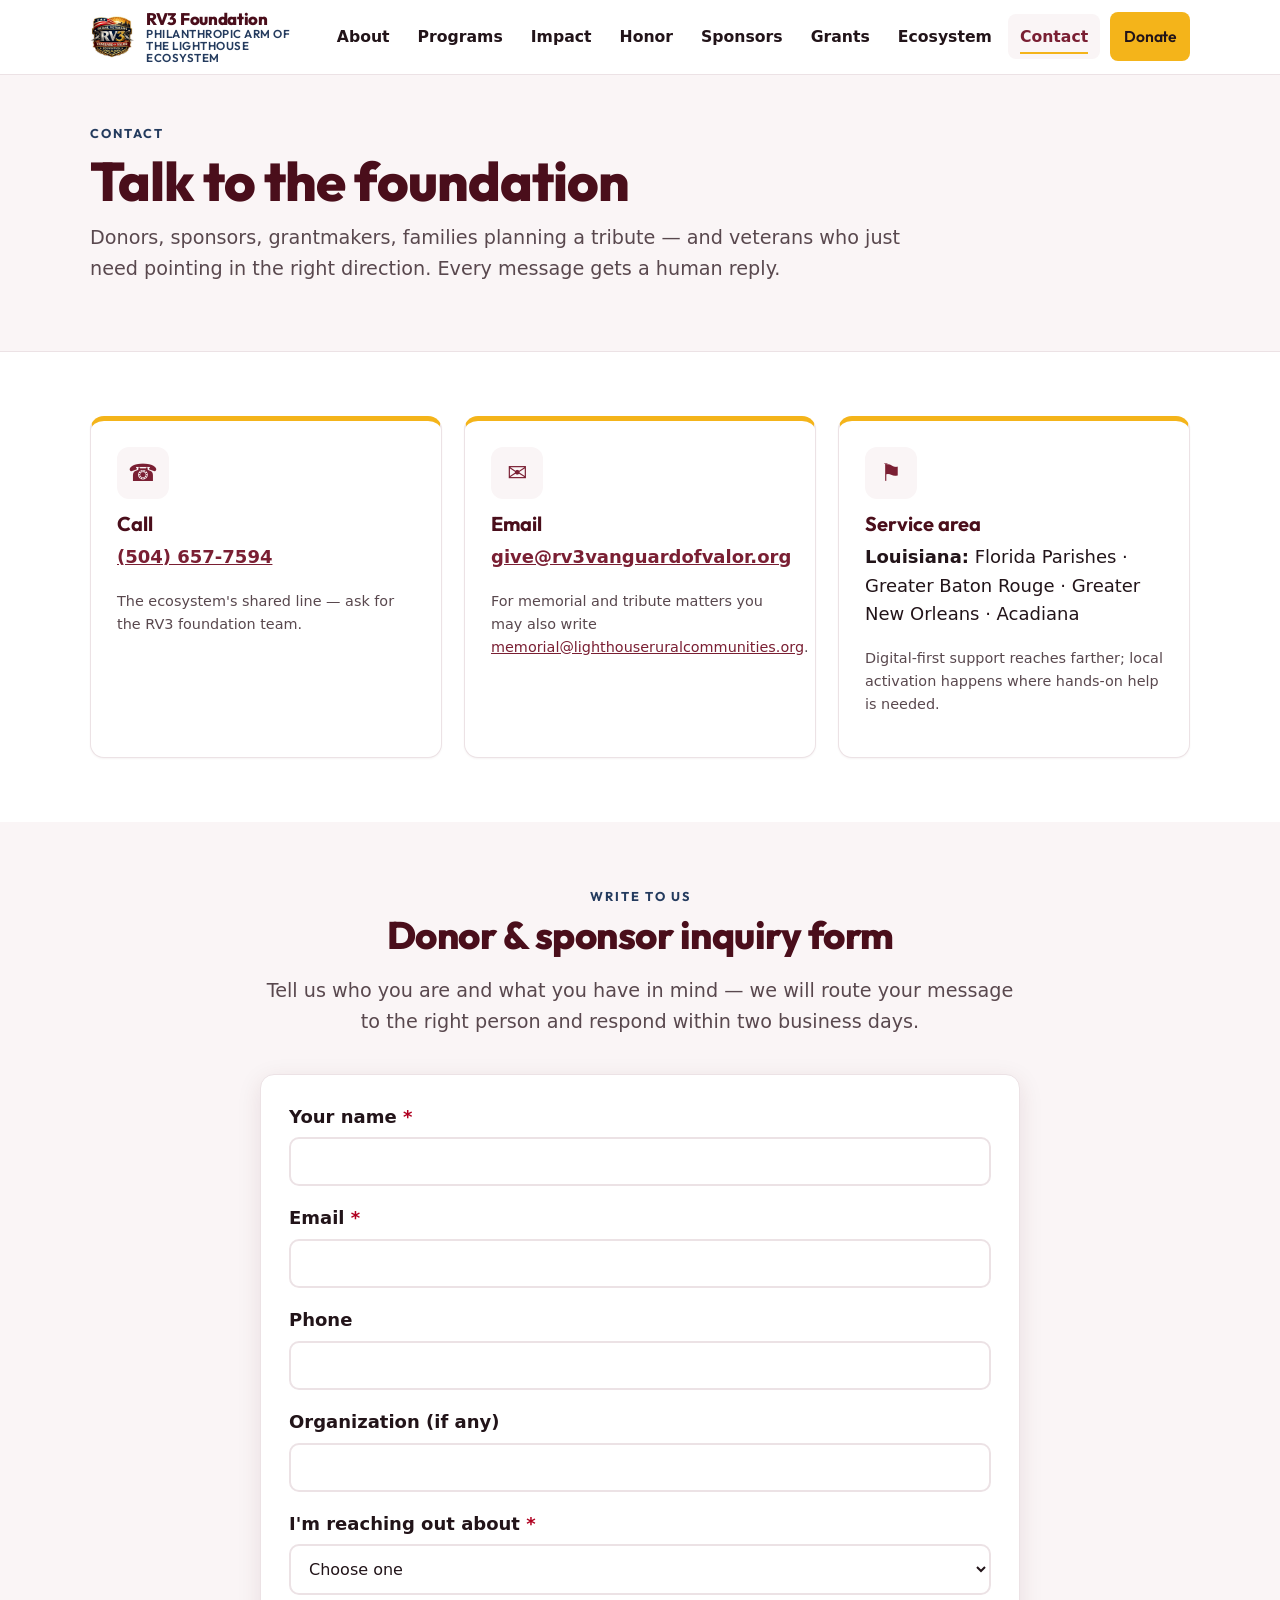
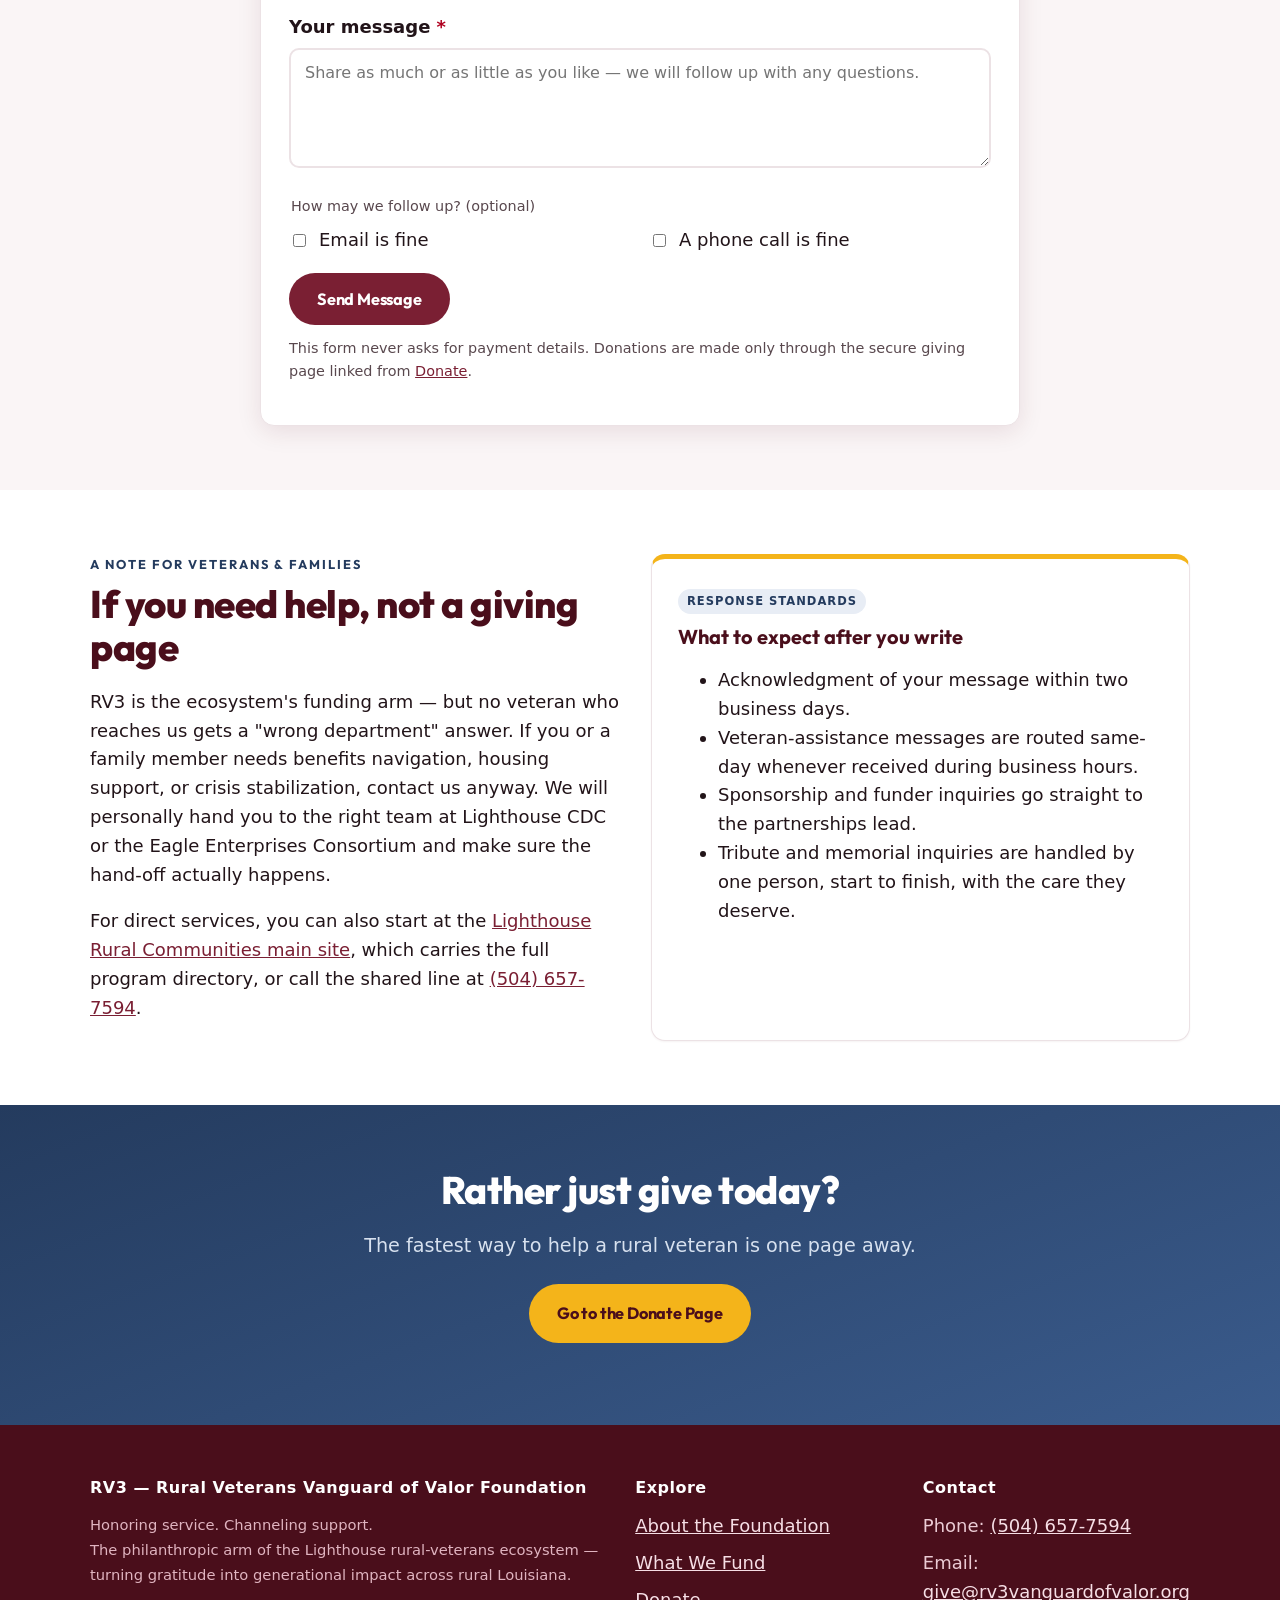
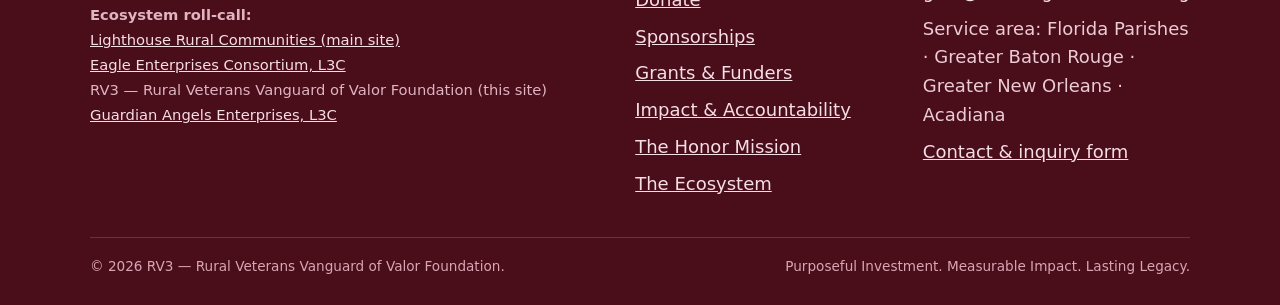
<file: contact.html>
<!DOCTYPE html>
<html lang="en">
<head>
  <meta charset="UTF-8">
  <meta name="viewport" content="width=device-width, initial-scale=1.0">
  <title>Contact RV3 | Donor &amp; Sponsor Inquiries — (504) 657-7594</title>
  <meta name="description" content="Contact RV3 — Rural Veterans Vanguard of Valor Foundation. Donor, sponsor, funder, and tribute inquiries: (504) 657-7594 · give@rv3vanguardofvalor.org. Serving the Florida Parishes, Greater Baton Rouge, Greater New Orleans, and Acadiana.">
  <link rel="canonical" href="https://www.rv3vanguardofvalor.org/contact">
  <meta property="og:type" content="website">
  <meta property="og:site_name" content="RV3 — Rural Veterans Vanguard of Valor Foundation">
  <meta property="og:title" content="Contact — RV3 Rural Veterans Vanguard of Valor Foundation">
  <meta property="og:description" content="Reach the philanthropic arm of the Lighthouse ecosystem — donors, sponsors, funders, and families welcome.">
  <meta property="og:url" content="https://www.rv3vanguardofvalor.org/contact">
  <meta property="og:image" content="https://www.rv3vanguardofvalor.org/assets/logo.png">
  <link rel="icon" type="image/png" href="assets/logo.png">
  <link rel="stylesheet" href="css/styles.css">
</head>
<body>
  <a class="skip-link" href="#main">Skip to main content</a>

  <header class="site-header">
    <div class="container">
      <nav class="nav" aria-label="Primary">
        <a class="brand" href="index.html">
          <img class="mark" src="assets/logo.png" alt="RV3 shield mark" width="44" height="44">
          <span class="brand-name">RV3 Foundation
            <span class="brand-sub">Philanthropic Arm of the Lighthouse Ecosystem</span>
          </span>
        </a>
        <button class="nav-toggle" aria-expanded="false" aria-controls="primary-nav">Menu</button>
        <ul id="primary-nav" class="nav-links">
          <li><a href="about.html">About</a></li>
          <li><a href="programs.html">Programs</a></li>
          <li><a href="impact.html">Impact</a></li>
          <li><a href="honor.html">Honor</a></li>
          <li><a href="sponsors.html">Sponsors</a></li>
          <li><a href="grants.html">Grants</a></li>
          <li><a href="ecosystem.html">Ecosystem</a></li>
          <li><a href="contact.html" aria-current="page">Contact</a></li>
          <li class="nav-cta"><a class="btn btn-gold" href="donate.html">Donate</a></li>
        </ul>
      </nav>
    </div>
  </header>

  <main id="main">

    <section class="page-hero">
      <div class="container">
        <p class="eyebrow">Contact</p>
        <h1>Talk to the foundation</h1>
        <p class="lead" style="max-width:70ch;">Donors, sponsors, grantmakers, families planning a tribute — and veterans who just need pointing in the right direction. Every message gets a human reply.</p>
      </div>
    </section>

    <!-- Contact channels -->
    <section class="section">
      <div class="container">
        <div class="grid grid-3">
          <div class="card card--accent">
            <div class="icon-badge" aria-hidden="true">☎</div>
            <h3>Call</h3>
            <p><a href="tel:+15046577594"><strong>(504) 657-7594</strong></a></p>
            <p class="form-hint">The ecosystem's shared line — ask for the RV3 foundation team.</p>
          </div>
          <div class="card card--accent">
            <div class="icon-badge" aria-hidden="true">✉</div>
            <h3>Email</h3>
            <p><a href="mailto:give@rv3vanguardofvalor.org"><strong>give@rv3vanguardofvalor.org</strong></a></p>
            <p class="form-hint">For memorial and tribute matters you may also write <a href="mailto:memorial@lighthouseruralcommunities.org">memorial@lighthouseruralcommunities.org</a>.</p>
          </div>
          <div class="card card--accent">
            <div class="icon-badge" aria-hidden="true">⚑</div>
            <h3>Service area</h3>
            <p><strong>Louisiana:</strong> Florida Parishes · Greater Baton Rouge · Greater New Orleans · Acadiana</p>
            <p class="form-hint">Digital-first support reaches farther; local activation happens where hands-on help is needed.</p>
          </div>
        </div>
      </div>
    </section>

    <!-- Inquiry form -->
    <section class="section section--alt" id="inquiry">
      <div class="container">
        <div class="section-head">
          <p class="eyebrow">Write to Us</p>
          <h2>Donor &amp; sponsor inquiry form</h2>
          <p class="lead">Tell us who you are and what you have in mind — we will route your message to the right person and respond within two business days.</p>
        </div>
        <div class="form-wrap" style="max-width:760px; margin:0 auto;">
          <form data-form="sponsor" data-success="Thank you — your inquiry was received. A member of the RV3 team will respond within two business days." data-fallback-email="give@rv3vanguardofvalor.org" novalidate>
            <div class="field">
              <label for="ct-name">Your name <span class="req" aria-hidden="true">*</span></label>
              <input id="ct-name" name="name" type="text" autocomplete="name" required>
            </div>
            <div class="field">
              <label for="ct-email">Email <span class="req" aria-hidden="true">*</span></label>
              <input id="ct-email" name="email" type="email" autocomplete="email" required>
            </div>
            <div class="field">
              <label for="ct-phone">Phone</label>
              <input id="ct-phone" name="phone" type="tel" autocomplete="tel">
            </div>
            <div class="field">
              <label for="ct-org">Organization (if any)</label>
              <input id="ct-org" name="organization" type="text" autocomplete="organization">
            </div>
            <div class="field">
              <label for="ct-topic">I'm reaching out about <span class="req" aria-hidden="true">*</span></label>
              <select id="ct-topic" name="topic" required>
                <option value="">Choose one</option>
                <option>Making a donation</option>
                <option>Monthly giving</option>
                <option>Corporate sponsorship</option>
                <option>M-TOC™ unit naming sponsorship</option>
                <option>Grant / institutional funding</option>
                <option>Stock, DAF, or planned giving</option>
                <option>Memorial tribute or dedication ceremony</option>
                <option>Employer matching verification</option>
                <option>Volunteer opportunities (via Guardian Angels)</option>
                <option>I'm a veteran or family member seeking help</option>
                <option>Something else</option>
              </select>
            </div>
            <div class="field">
              <label for="ct-message">Your message <span class="req" aria-hidden="true">*</span></label>
              <textarea id="ct-message" name="message" required placeholder="Share as much or as little as you like — we will follow up with any questions."></textarea>
            </div>
            <fieldset style="border:0; padding:0; margin:0 0 18px;">
              <legend class="form-hint" style="margin-bottom:8px;">How may we follow up? (optional)</legend>
              <div class="checkrow">
                <label><input type="checkbox" name="followup" value="email"> Email is fine</label>
                <label><input type="checkbox" name="followup" value="phone"> A phone call is fine</label>
              </div>
            </fieldset>
            <button class="btn btn-primary" type="submit">Send Message</button>
            <div class="form-status" aria-live="polite"></div>
            <p class="form-hint" style="margin-top:12px;">This form never asks for payment details. Donations are made only through the secure giving page linked from <a href="donate.html">Donate</a>.</p>
          </form>
        </div>
      </div>
    </section>

    <!-- Veteran routing note -->
    <section class="section">
      <div class="container">
        <div class="grid grid-2" style="align-items:start;">
          <div class="prose">
            <p class="eyebrow">A Note for Veterans &amp; Families</p>
            <h2>If you need help, not a giving page</h2>
            <p>RV3 is the ecosystem's funding arm — but no veteran who reaches us gets a "wrong department" answer. If you or a family member needs benefits navigation, housing support, or crisis stabilization, contact us anyway. We will personally hand you to the right team at Lighthouse CDC or the Eagle Enterprises Consortium and make sure the hand-off actually happens.</p>
            <p>For direct services, you can also start at the <a href="https://lighthouse-rural-communities.vercel.app">Lighthouse Rural Communities main site</a>, which carries the full program directory, or call the shared line at <a href="tel:+15046577594">(504) 657-7594</a>.</p>
          </div>
          <div class="card card--accent">
            <span class="tag">Response Standards</span>
            <h3>What to expect after you write</h3>
            <ul>
              <li>Acknowledgment of your message within two business days.</li>
              <li>Veteran-assistance messages are routed same-day whenever received during business hours.</li>
              <li>Sponsorship and funder inquiries go straight to the partnerships lead.</li>
              <li>Tribute and memorial inquiries are handled by one person, start to finish, with the care they deserve.</li>
            </ul>
          </div>
        </div>
      </div>
    </section>

    <!-- CTA -->
    <section class="section cta-band">
      <div class="container" style="text-align:center;">
        <h2>Rather just give today?</h2>
        <p class="lead" style="max-width:640px;margin:0 auto 1.2em;">The fastest way to help a rural veteran is one page away.</p>
        <p>
          <a class="btn btn-gold" href="donate.html">Go to the Donate Page</a>
        </p>
      </div>
    </section>

  </main>

  <footer class="site-footer">
    <div class="container">
      <div class="footer-grid">
        <div>
          <h4>RV3 — Rural Veterans Vanguard of Valor Foundation</h4>
          <p class="footer-entities">Honoring service. Channeling support.<br>
          The philanthropic arm of the Lighthouse rural-veterans ecosystem — turning gratitude into generational impact across rural Louisiana.</p>
          <p class="footer-entities"><strong>Ecosystem roll-call:</strong><br>
            <a href="https://lighthouse-rural-communities.vercel.app">Lighthouse Rural Communities (main site)</a><br>
            <a href="https://www.eagleenterprisesconsortiuml3c.org">Eagle Enterprises Consortium, L3C</a><br>
            RV3 — Rural Veterans Vanguard of Valor Foundation (this site)<br>
            <a href="https://www.guardianangelsenterprises.org">Guardian Angels Enterprises, L3C</a>
          </p>
        </div>
        <div>
          <h4>Explore</h4>
          <ul>
            <li><a href="about.html">About the Foundation</a></li>
            <li><a href="programs.html">What We Fund</a></li>
            <li><a href="donate.html">Donate</a></li>
            <li><a href="sponsors.html">Sponsorships</a></li>
            <li><a href="grants.html">Grants &amp; Funders</a></li>
            <li><a href="impact.html">Impact &amp; Accountability</a></li>
            <li><a href="honor.html">The Honor Mission</a></li>
            <li><a href="ecosystem.html">The Ecosystem</a></li>
          </ul>
        </div>
        <div>
          <h4>Contact</h4>
          <ul>
            <li>Phone: <a href="tel:+15046577594">(504) 657-7594</a></li>
            <li>Email: <a href="mailto:give@rv3vanguardofvalor.org">give@rv3vanguardofvalor.org</a></li>
            <li>Service area: Florida Parishes · Greater Baton Rouge · Greater New Orleans · Acadiana</li>
            <li><a href="contact.html">Contact &amp; inquiry form</a></li>
          </ul>
        </div>
      </div>
      <div class="footer-bottom">
        <span>© <span id="year">2026</span> RV3 — Rural Veterans Vanguard of Valor Foundation.</span>
        <span>Purposeful Investment. Measurable Impact. Lasting Legacy.</span>
      </div>
    </div>
  </footer>

  <script src="js/main.js"></script>
</body>
</html>
</file>
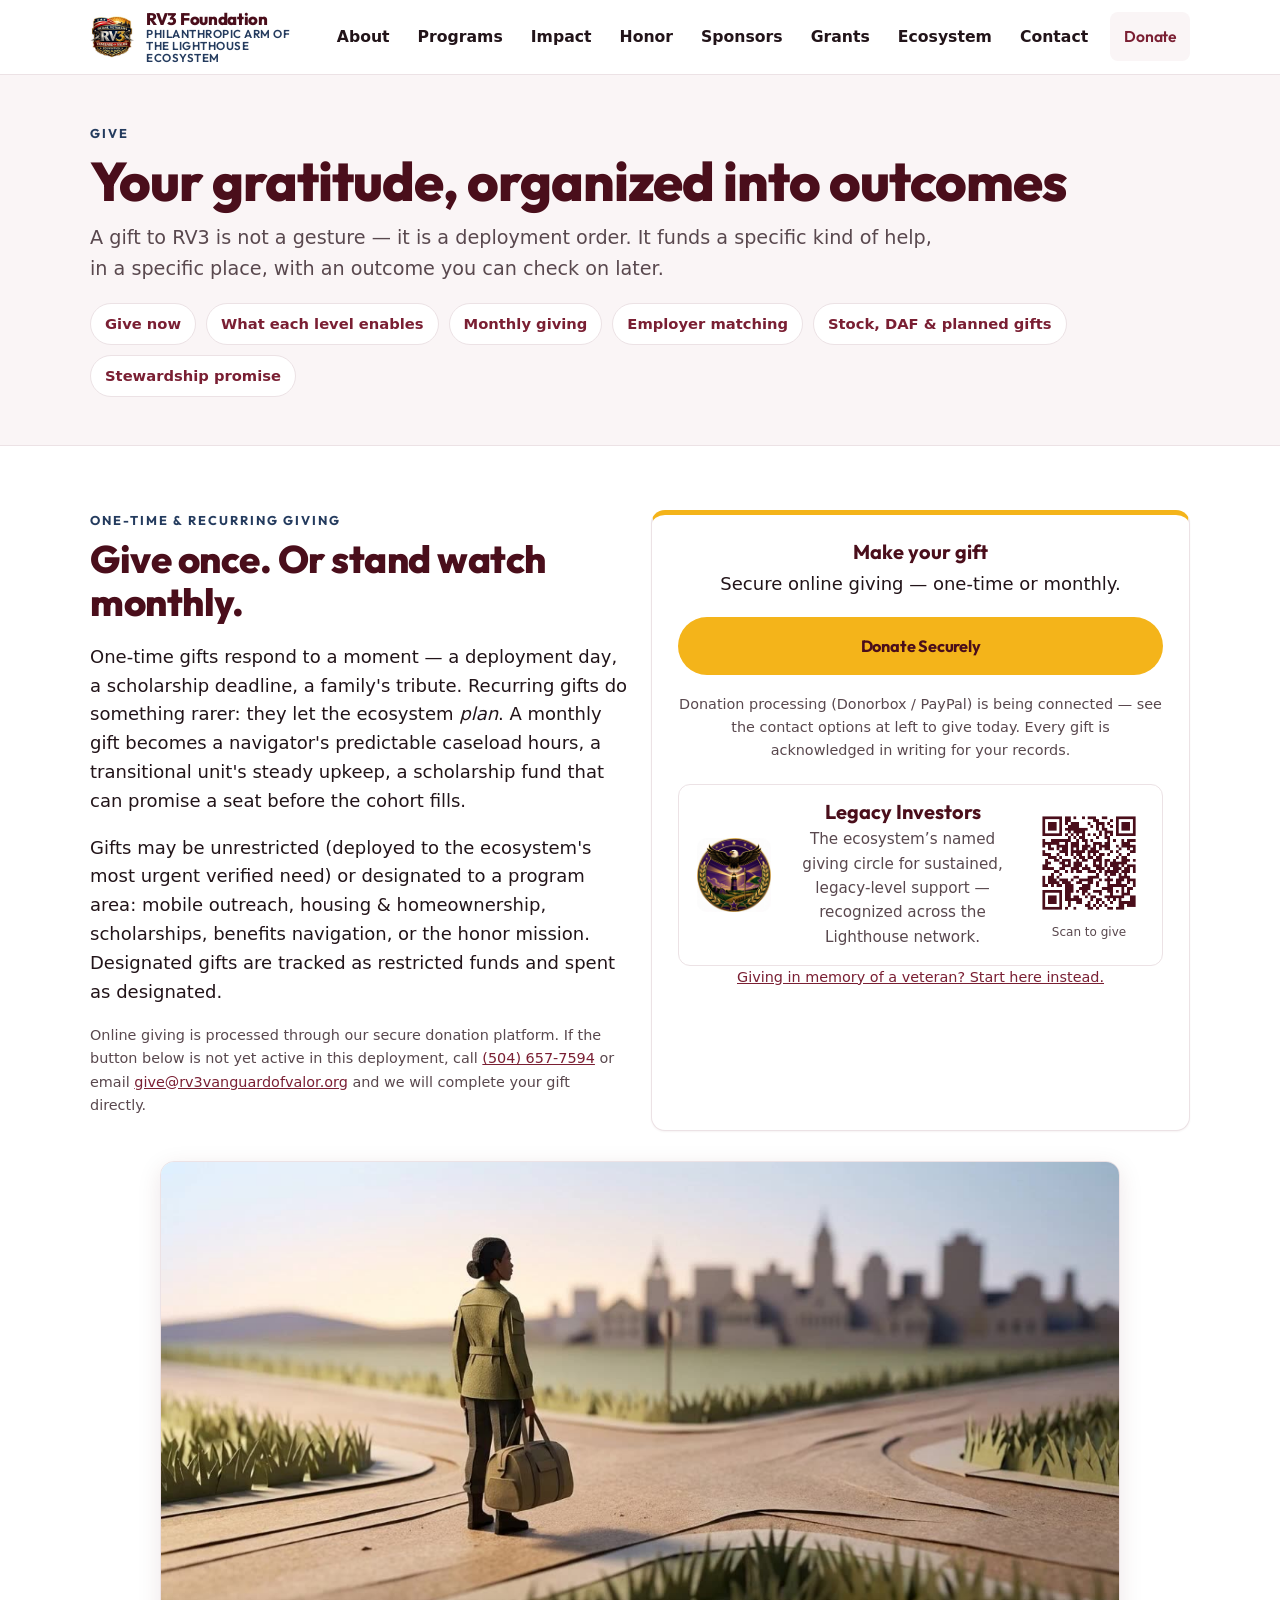
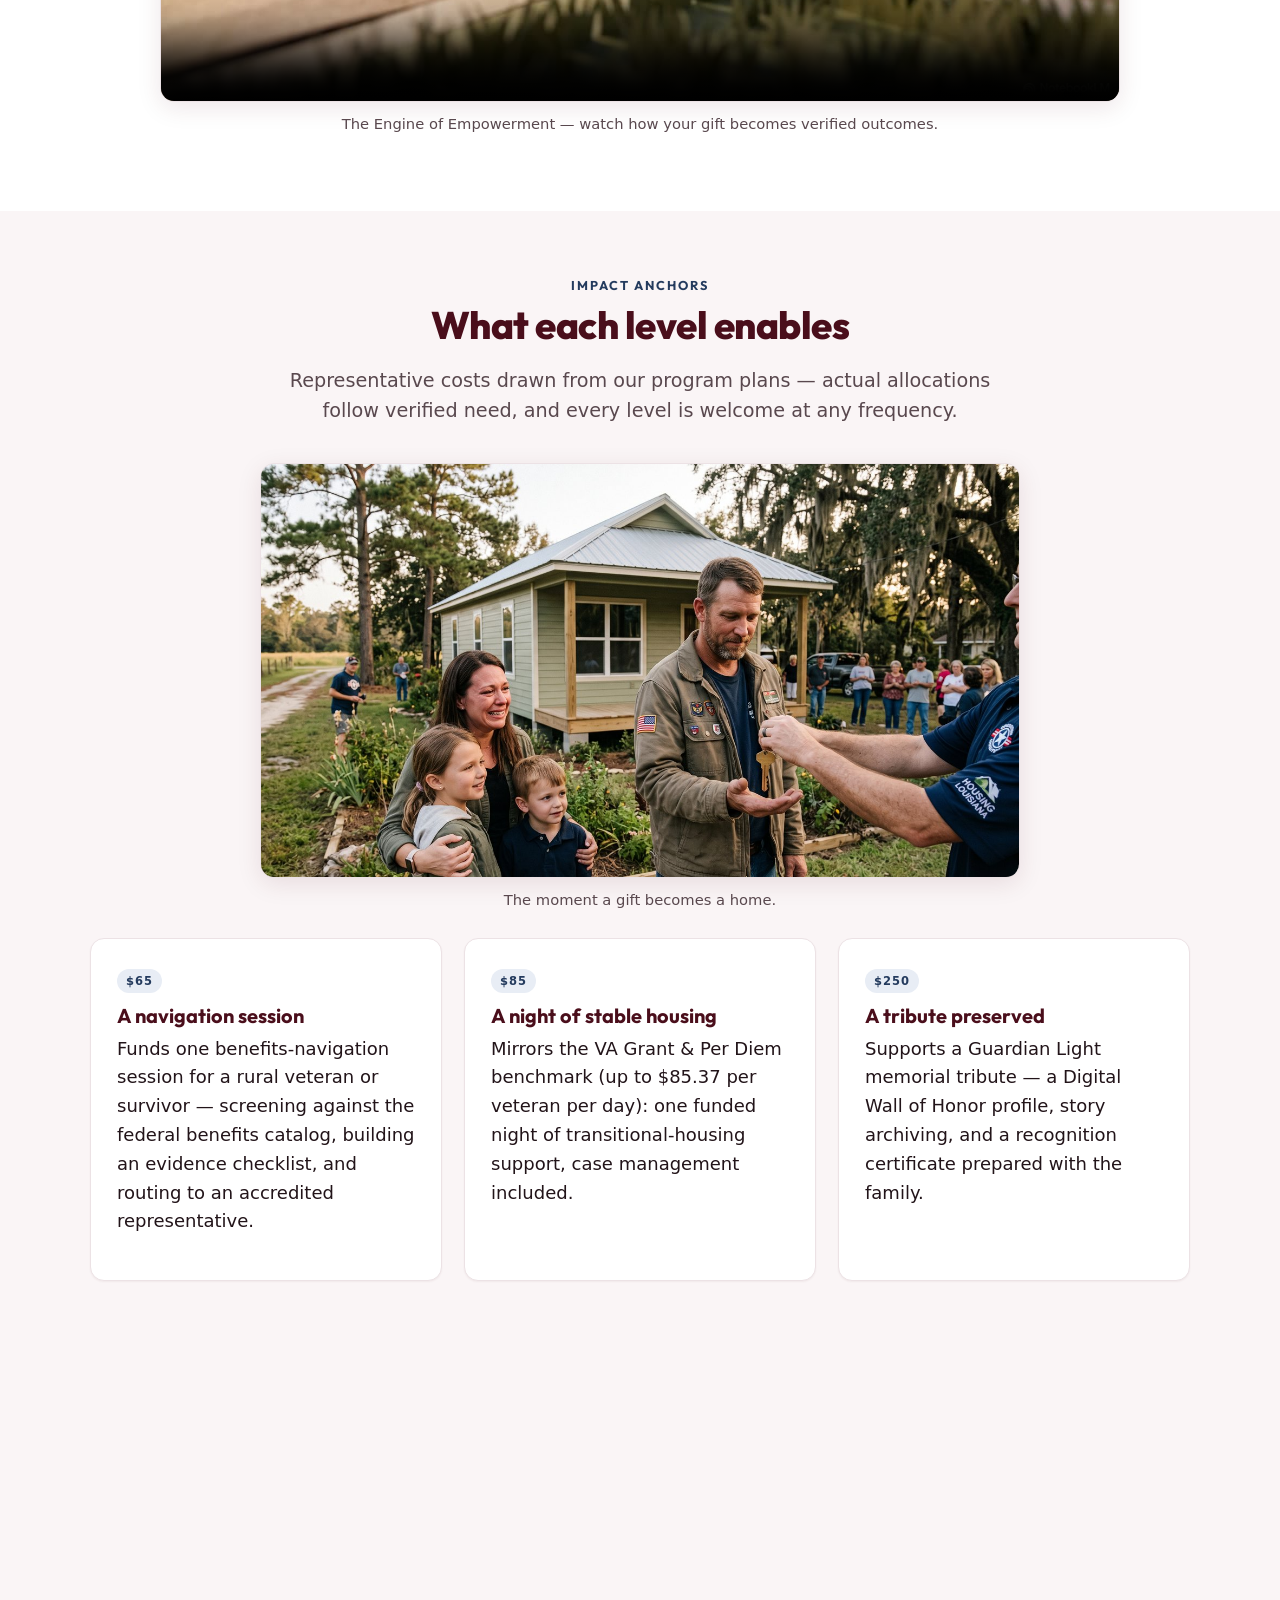
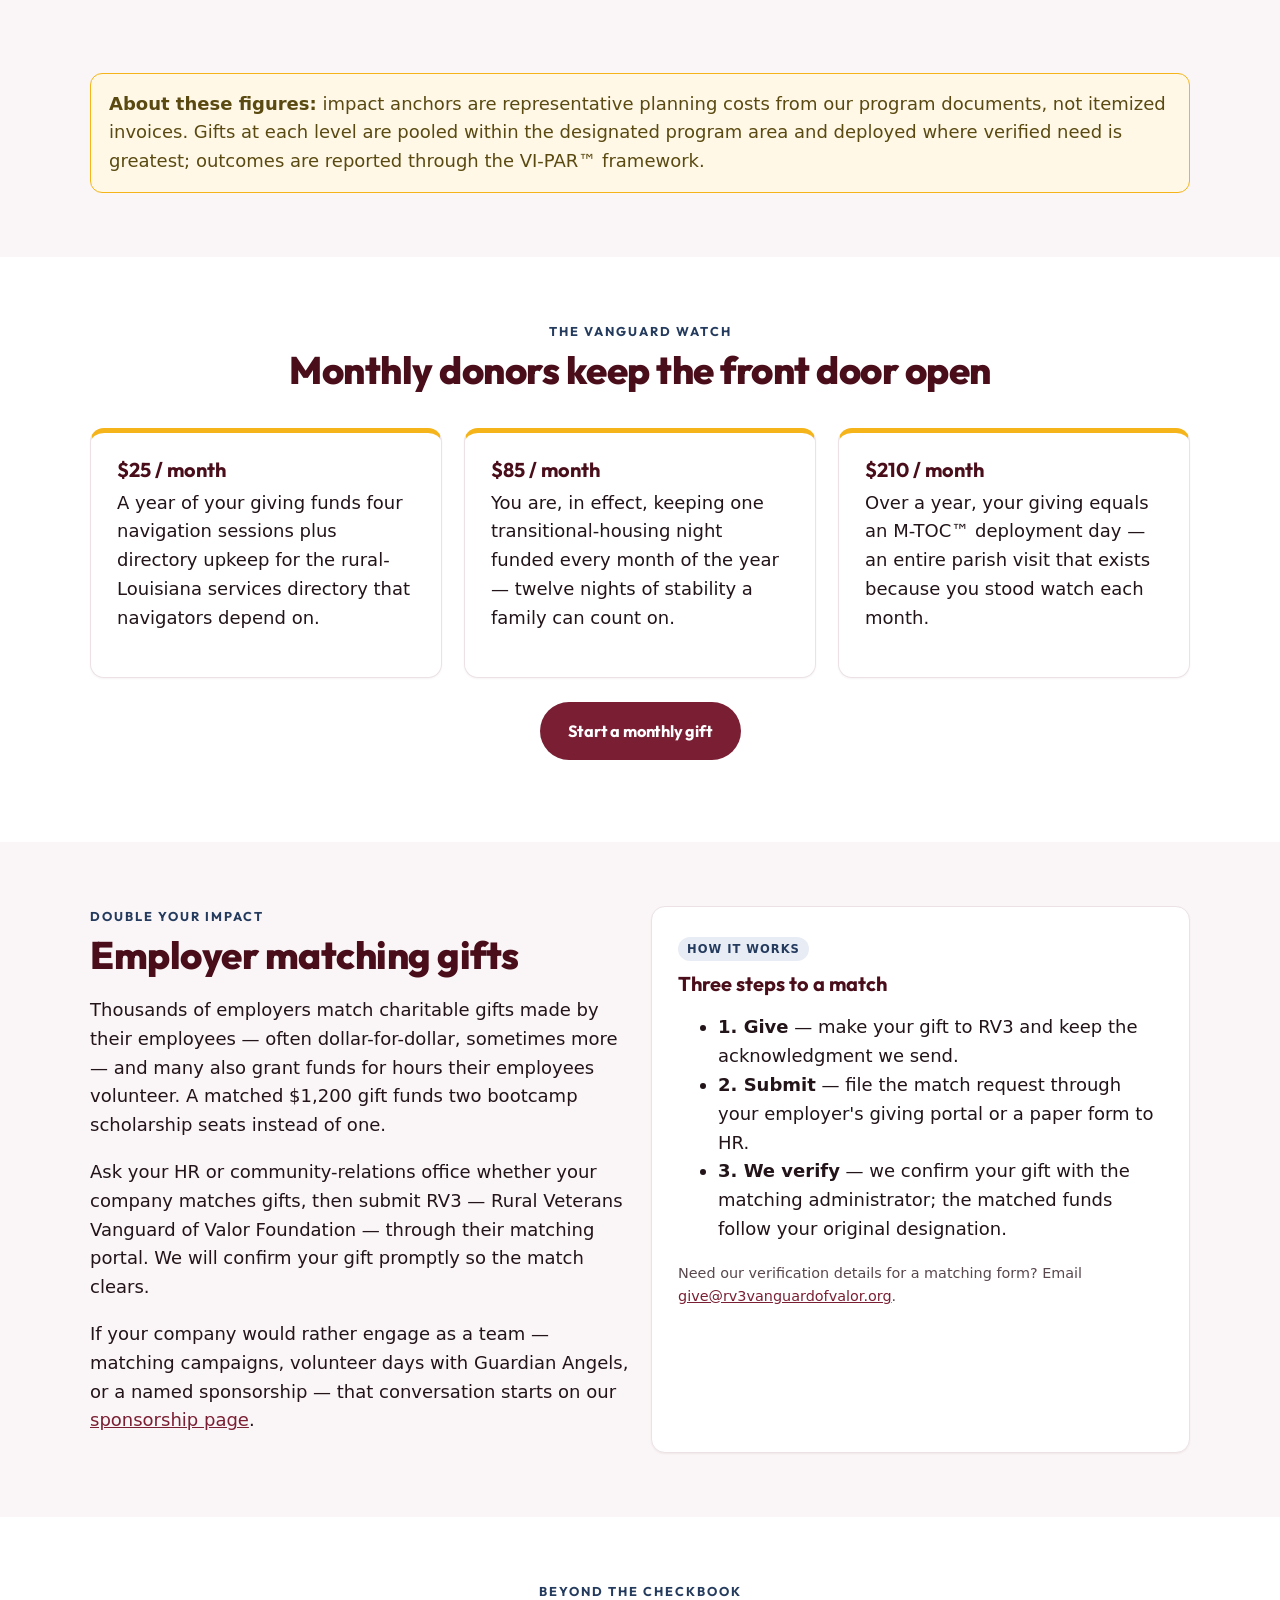
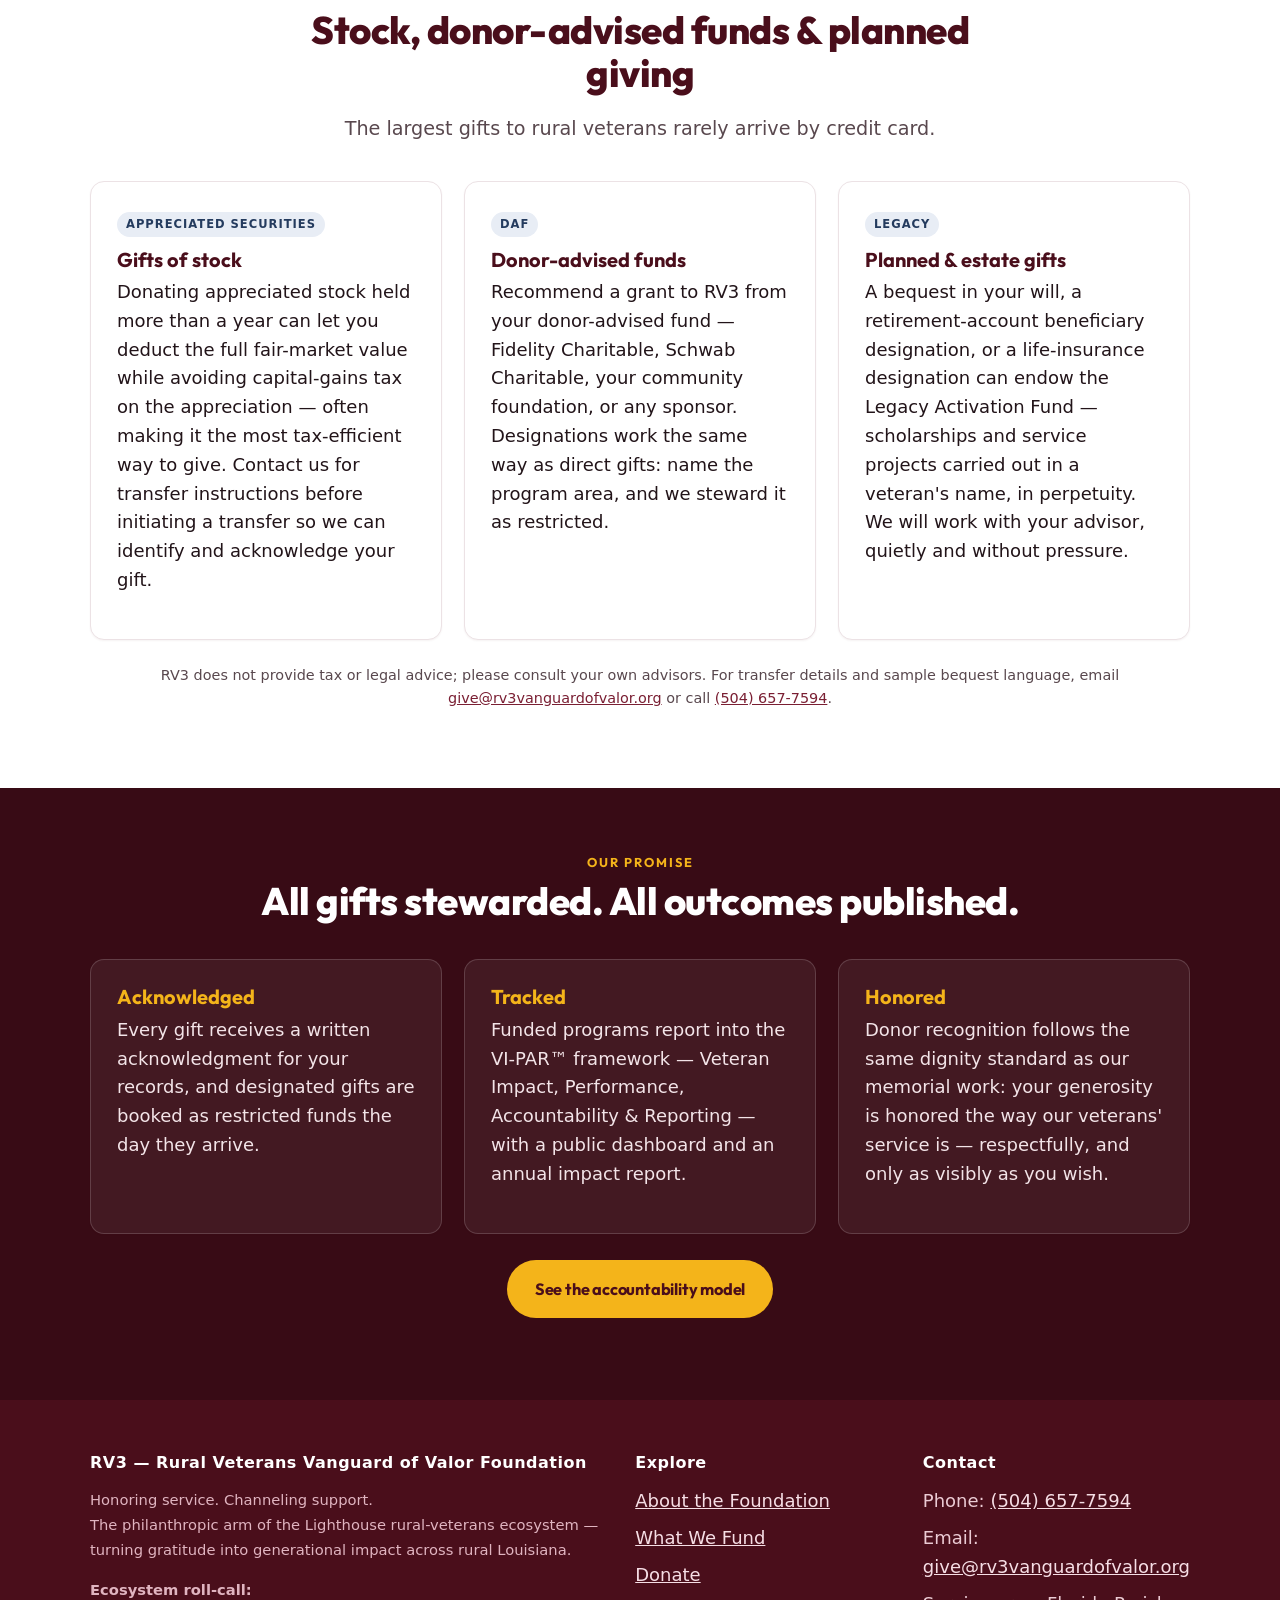
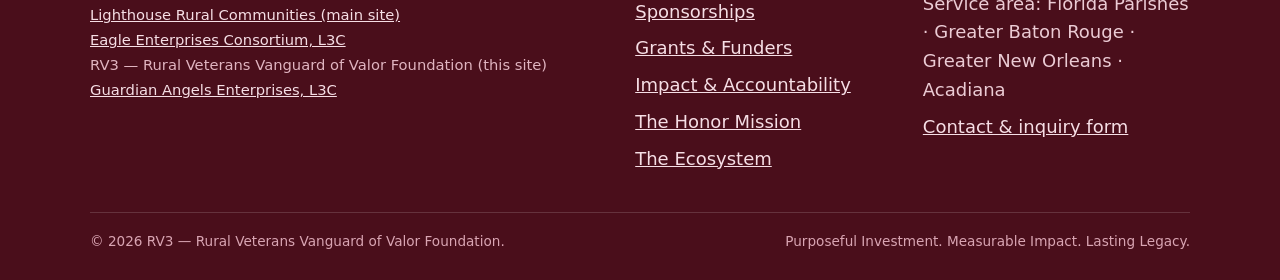
<file: donate.html>
<!DOCTYPE html>
<html lang="en">
<head>
  <meta charset="UTF-8">
  <meta name="viewport" content="width=device-width, initial-scale=1.0">
  <title>Donate to RV3 | Give Once or Monthly for Rural Veterans</title>
  <meta name="description" content="Give to RV3 — Rural Veterans Vanguard of Valor Foundation. One-time and recurring gifts fund M-TOC outreach days, Eagle's Nest homeownership packages, bootcamp scholarships, benefits navigation, and memorial tributes — all stewarded with published outcomes.">
  <link rel="canonical" href="https://www.rv3vanguardofvalor.org/donate">
  <meta property="og:type" content="website">
  <meta property="og:site_name" content="RV3 — Rural Veterans Vanguard of Valor Foundation">
  <meta property="og:title" content="Donate — RV3 Rural Veterans Vanguard of Valor Foundation">
  <meta property="og:description" content="One-time or monthly, every gift is stewarded against published outcomes for rural veterans, dependents, and survivors.">
  <meta property="og:url" content="https://www.rv3vanguardofvalor.org/donate">
  <meta property="og:image" content="https://www.rv3vanguardofvalor.org/assets/logo.png">
  <link rel="icon" type="image/png" href="assets/logo.png">
  <link rel="stylesheet" href="css/styles.css">
</head>
<body>
  <a class="skip-link" href="#main">Skip to main content</a>

  <header class="site-header">
    <div class="container">
      <nav class="nav" aria-label="Primary">
        <a class="brand" href="index.html">
          <img class="mark" src="assets/logo.png" alt="RV3 shield mark" width="44" height="44">
          <span class="brand-name">RV3 Foundation
            <span class="brand-sub">Philanthropic Arm of the Lighthouse Ecosystem</span>
          </span>
        </a>
        <button class="nav-toggle" aria-expanded="false" aria-controls="primary-nav">Menu</button>
        <ul id="primary-nav" class="nav-links">
          <li><a href="about.html">About</a></li>
          <li><a href="programs.html">Programs</a></li>
          <li><a href="impact.html">Impact</a></li>
          <li><a href="honor.html">Honor</a></li>
          <li><a href="sponsors.html">Sponsors</a></li>
          <li><a href="grants.html">Grants</a></li>
          <li><a href="ecosystem.html">Ecosystem</a></li>
          <li><a href="contact.html">Contact</a></li>
          <li class="nav-cta"><a class="btn btn-gold" href="donate.html" aria-current="page">Donate</a></li>
        </ul>
      </nav>
    </div>
  </header>

  <main id="main">

    <section class="page-hero">
      <div class="container">
        <p class="eyebrow">Give</p>
        <h1>Your gratitude, organized into outcomes</h1>
        <p class="lead" style="max-width:70ch;">A gift to RV3 is not a gesture — it is a deployment order. It funds a specific kind of help, in a specific place, with an outcome you can check on later.</p>
        <nav class="anchor-nav" aria-label="On this page">
          <a href="#give-now">Give now</a>
          <a href="#levels">What each level enables</a>
          <a href="#monthly">Monthly giving</a>
          <a href="#matching">Employer matching</a>
          <a href="#planned">Stock, DAF &amp; planned gifts</a>
          <a href="#stewardship">Stewardship promise</a>
        </nav>
      </div>
    </section>

    <!-- Give now -->
    <section class="section" id="give-now">
      <div class="container">
        <div class="grid grid-2" style="align-items:center;">
          <div class="prose">
            <p class="eyebrow">One-Time &amp; Recurring Giving</p>
            <h2>Give once. Or stand watch monthly.</h2>
            <p>One-time gifts respond to a moment — a deployment day, a scholarship deadline, a family's tribute. Recurring gifts do something rarer: they let the ecosystem <em>plan</em>. A monthly gift becomes a navigator's predictable caseload hours, a transitional unit's steady upkeep, a scholarship fund that can promise a seat before the cohort fills.</p>

            <p>Gifts may be unrestricted (deployed to the ecosystem's most urgent verified need) or designated to a program area: mobile outreach, housing &amp; homeownership, scholarships, benefits navigation, or the honor mission. Designated gifts are tracked as restricted funds and spent as designated.</p>
            <p class="form-hint">Online giving is processed through our secure donation platform. If the button below is not yet active in this deployment, call <a href="tel:+15046577594">(504) 657-7594</a> or email <a href="mailto:give@rv3vanguardofvalor.org">give@rv3vanguardofvalor.org</a> and we will complete your gift directly.</p>
          </div>
          <div class="card card--accent" style="text-align:center;">
            
      
<h3>Make your gift</h3>
            <p>Secure online giving — one-time or monthly.</p>
            <p>
              <!-- Donate platform link: wire to Donorbox/PayPal per README before launch -->
              <a class="btn btn-gold btn-block" href="#give-now" data-donate="rv3-main" aria-describedby="donate-note">Donate Securely</a>
            </p>
            <p id="donate-note" class="form-hint">Donation processing (Donorbox / PayPal) is being connected — see the contact options at left to give today. Every gift is acknowledged in writing for your records.</p>
            <div style="display:flex;align-items:center;gap:18px;margin-top:22px;padding:16px 18px;border:1px solid var(--line);border-radius:12px;background:#fff">
              <img src="assets/img/legacy-investors-logo.jpg" alt="Legacy Investors giving-circle crest" style="width:74px;height:74px;object-fit:contain;border-radius:10px" loading="lazy">
              <div style="flex:1">
                <h3 style="margin:0 0 .2em">Legacy Investors</h3>
                <p style="margin:0;color:var(--muted);font-size:.95rem">The ecosystem&rsquo;s named giving circle for sustained, legacy-level support — recognized across the Lighthouse network.</p>
              </div>
              <figure style="margin:0;text-align:center"><img src="assets/img/rv3-donate-qr.png" alt="QR code linking to this donation page" style="width:110px;height:110px;display:block" loading="lazy"><figcaption style="font-size:12px;color:var(--muted);margin-top:5px">Scan to give</figcaption></figure>
            </div>
            <p class="form-hint"><a href="honor.html">Giving in memory of a veteran? Start here instead.</a></p>
          </div>
        </div>
<figure class="media video-figure video-centered">
        <video class="brandshot" controls preload="none" playsinline poster="assets/img/funding-engine-poster.jpg" aria-label="The Engine of Empowerment"><source src="assets/img/funding-engine.mp4" type="video/mp4"></video>
        <figcaption>The Engine of Empowerment &mdash; watch how your gift becomes verified outcomes.</figcaption>
      </figure>

      </div>
    </section>

    <!-- Impact levels -->
    <section class="section section--alt" id="levels">
      <div class="container">
        <div class="section-head">
          <p class="eyebrow">Impact Anchors</p>
          <h2>What each level enables</h2>
          <p class="lead">Representative costs drawn from our program plans — actual allocations follow verified need, and every level is welcome at any frequency.</p>
        </div>
        <figure class="media" style="max-width:760px;margin:0 auto 26px"><img class="brandshot" src="assets/img/anchor-home.jpg" data-glb tabindex="0" role="button" alt="A veteran receives the keys to a home while his family embraces beside him" loading="lazy"><figcaption>The moment a gift becomes a home.</figcaption></figure>
        <div class="grid grid-3">
          <div class="card">
            <span class="tag">$65</span>
            <h3>A navigation session</h3>
            <p>Funds one benefits-navigation session for a rural veteran or survivor — screening against the federal benefits catalog, building an evidence checklist, and routing to an accredited representative.</p>
          </div>
          <div class="card">
            <span class="tag">$85</span>
            <h3>A night of stable housing</h3>
            <p>Mirrors the VA Grant &amp; Per Diem benchmark (up to $85.37 per veteran per day): one funded night of transitional-housing support, case management included.</p>
          </div>
          <div class="card">
            <span class="tag">$250</span>
            <h3>A tribute preserved</h3>
            <p>Supports a Guardian Light memorial tribute — a Digital Wall of Honor profile, story archiving, and a recognition certificate prepared with the family.</p>
          </div>
          <div class="card">
            <span class="tag">$1,200</span>
            <h3>A bootcamp scholarship seat</h3>
            <p>A full income-based scholarship to the six-week Eagle Vanguard Venture Boot Camp for a veteran facing rural, disability, or access barriers — templates, labs, and coaching included.</p>
          </div>
          <div class="card">
            <span class="tag">$2,500</span>
            <h3>An M-TOC™ deployment day</h3>
            <p>Puts the Mobile Triage Outreach Cavalry on the ground in one rural parish for a full day — crew, fuel, screening supplies, and the follow-up case hours that make the visit stick.</p>
          </div>
          <div class="card">
            <span class="tag">$10,000</span>
            <h3>A homeownership package</h3>
            <p>Funds one Operation Eagle's Nest veteran-assistance package — the counseling, homebuyer-education, incentive, and closing support that carries a veteran from transitional housing to a deed.</p>
          </div>
        </div>
        <div class="notice" style="margin-top:26px;">
          <strong>About these figures:</strong> impact anchors are representative planning costs from our program documents, not itemized invoices. Gifts at each level are pooled within the designated program area and deployed where verified need is greatest; outcomes are reported through the VI-PAR™ framework.
        </div>
      </div>
    </section>

    <!-- Monthly giving -->
    <section class="section" id="monthly">
      <div class="container">
        <div class="section-head">
          <p class="eyebrow">The Vanguard Watch</p>
          <h2>Monthly donors keep the front door open</h2>
        </div>
        <div class="grid grid-3">
          <div class="card card--accent">
            <h3>$25 / month</h3>
            <p>A year of your giving funds four navigation sessions plus directory upkeep for the rural-Louisiana services directory that navigators depend on.</p>
          </div>
          <div class="card card--accent">
            <h3>$85 / month</h3>
            <p>You are, in effect, keeping one transitional-housing night funded every month of the year — twelve nights of stability a family can count on.</p>
          </div>
          <div class="card card--accent">
            <h3>$210 / month</h3>
            <p>Over a year, your giving equals an M-TOC™ deployment day — an entire parish visit that exists because you stood watch each month.</p>
          </div>
        </div>
        <p style="text-align:center; margin-top:24px;"><a class="btn btn-primary" href="#give-now">Start a monthly gift</a></p>
      </div>
    </section>

    <!-- Employer matching -->
    <section class="section section--alt" id="matching">
      <div class="container">
        <div class="grid grid-2" style="align-items:start;">
          <div class="prose">
            <p class="eyebrow">Double Your Impact</p>
            <h2>Employer matching gifts</h2>
            <p>Thousands of employers match charitable gifts made by their employees — often dollar-for-dollar, sometimes more — and many also grant funds for hours their employees volunteer. A matched $1,200 gift funds two bootcamp scholarship seats instead of one.</p>
            <p>Ask your HR or community-relations office whether your company matches gifts, then submit RV3 — Rural Veterans Vanguard of Valor Foundation — through their matching portal. We will confirm your gift promptly so the match clears.</p>
            <p>If your company would rather engage as a team — matching campaigns, volunteer days with Guardian Angels, or a named sponsorship — that conversation starts on our <a href="sponsors.html">sponsorship page</a>.</p>
          </div>
          <div class="card">
            <span class="tag">How It Works</span>
            <h3>Three steps to a match</h3>
            <ul>
              <li><strong>1. Give</strong> — make your gift to RV3 and keep the acknowledgment we send.</li>
              <li><strong>2. Submit</strong> — file the match request through your employer's giving portal or a paper form to HR.</li>
              <li><strong>3. We verify</strong> — we confirm your gift with the matching administrator; the matched funds follow your original designation.</li>
            </ul>
            <p class="form-hint">Need our verification details for a matching form? Email <a href="mailto:give@rv3vanguardofvalor.org">give@rv3vanguardofvalor.org</a>.</p>
          </div>
        </div>
      </div>
    </section>

    <!-- Stock / DAF / planned giving -->
    <section class="section" id="planned">
      <div class="container">
        <div class="section-head">
          <p class="eyebrow">Beyond the Checkbook</p>
          <h2>Stock, donor-advised funds &amp; planned giving</h2>
          <p class="lead">The largest gifts to rural veterans rarely arrive by credit card.</p>
        </div>
        <div class="grid grid-3">
          <div class="card">
            <span class="tag">Appreciated Securities</span>
            <h3>Gifts of stock</h3>
            <p>Donating appreciated stock held more than a year can let you deduct the full fair-market value while avoiding capital-gains tax on the appreciation — often making it the most tax-efficient way to give. Contact us for transfer instructions before initiating a transfer so we can identify and acknowledge your gift.</p>
          </div>
          <div class="card">
            <span class="tag">DAF</span>
            <h3>Donor-advised funds</h3>
            <p>Recommend a grant to RV3 from your donor-advised fund — Fidelity Charitable, Schwab Charitable, your community foundation, or any sponsor. Designations work the same way as direct gifts: name the program area, and we steward it as restricted.</p>
          </div>
          <div class="card">
            <span class="tag">Legacy</span>
            <h3>Planned &amp; estate gifts</h3>
            <p>A bequest in your will, a retirement-account beneficiary designation, or a life-insurance designation can endow the Legacy Activation Fund — scholarships and service projects carried out in a veteran's name, in perpetuity. We will work with your advisor, quietly and without pressure.</p>
          </div>
        </div>
        <p style="text-align:center; margin-top:24px;" class="form-hint">RV3 does not provide tax or legal advice; please consult your own advisors. For transfer details and sample bequest language, email <a href="mailto:give@rv3vanguardofvalor.org">give@rv3vanguardofvalor.org</a> or call <a href="tel:+15046577594">(504) 657-7594</a>.</p>
      </div>
    </section>

    <!-- Stewardship -->
    <section class="section section--dark" id="stewardship">
      <div class="container">
        <div class="section-head">
          <p class="eyebrow" style="color:#F4B41A;">Our Promise</p>
          <h2>All gifts stewarded. All outcomes published.</h2>
        </div>
        <div class="grid grid-3">
          <div class="card" style="background:rgba(255,255,255,.06); border-color:rgba(255,255,255,.16);">
            <h3 style="color:#F4B41A;">Acknowledged</h3>
            <p style="color:#F3E4E8;">Every gift receives a written acknowledgment for your records, and designated gifts are booked as restricted funds the day they arrive.</p>
          </div>
          <div class="card" style="background:rgba(255,255,255,.06); border-color:rgba(255,255,255,.16);">
            <h3 style="color:#F4B41A;">Tracked</h3>
            <p style="color:#F3E4E8;">Funded programs report into the VI-PAR™ framework — Veteran Impact, Performance, Accountability &amp; Reporting — with a public dashboard and an annual impact report.</p>
          </div>
          <div class="card" style="background:rgba(255,255,255,.06); border-color:rgba(255,255,255,.16);">
            <h3 style="color:#F4B41A;">Honored</h3>
            <p style="color:#F3E4E8;">Donor recognition follows the same dignity standard as our memorial work: your generosity is honored the way our veterans' service is — respectfully, and only as visibly as you wish.</p>
          </div>
        </div>
        <p style="text-align:center; margin-top:26px;">
          <a class="btn btn-gold" href="impact.html">See the accountability model</a>
        </p>
      </div>
    </section>

  </main>

  <footer class="site-footer">
    <div class="container">
      <div class="footer-grid">
        <div>
          <h4>RV3 — Rural Veterans Vanguard of Valor Foundation</h4>
          <p class="footer-entities">Honoring service. Channeling support.<br>
          The philanthropic arm of the Lighthouse rural-veterans ecosystem — turning gratitude into generational impact across rural Louisiana.</p>
          <p class="footer-entities"><strong>Ecosystem roll-call:</strong><br>
            <a href="https://lighthouse-rural-communities.vercel.app">Lighthouse Rural Communities (main site)</a><br>
            <a href="https://www.eagleenterprisesconsortiuml3c.org">Eagle Enterprises Consortium, L3C</a><br>
            RV3 — Rural Veterans Vanguard of Valor Foundation (this site)<br>
            <a href="https://www.guardianangelsenterprises.org">Guardian Angels Enterprises, L3C</a>
          </p>
        </div>
        <div>
          <h4>Explore</h4>
          <ul>
            <li><a href="about.html">About the Foundation</a></li>
            <li><a href="programs.html">What We Fund</a></li>
            <li><a href="donate.html">Donate</a></li>
            <li><a href="sponsors.html">Sponsorships</a></li>
            <li><a href="grants.html">Grants &amp; Funders</a></li>
            <li><a href="impact.html">Impact &amp; Accountability</a></li>
            <li><a href="honor.html">The Honor Mission</a></li>
            <li><a href="ecosystem.html">The Ecosystem</a></li>
          </ul>
        </div>
        <div>
          <h4>Contact</h4>
          <ul>
            <li>Phone: <a href="tel:+15046577594">(504) 657-7594</a></li>
            <li>Email: <a href="mailto:give@rv3vanguardofvalor.org">give@rv3vanguardofvalor.org</a></li>
            <li>Service area: Florida Parishes · Greater Baton Rouge · Greater New Orleans · Acadiana</li>
            <li><a href="contact.html">Contact &amp; inquiry form</a></li>
          </ul>
        </div>
      </div>
      <div class="footer-bottom">
        <span>© <span id="year">2026</span> RV3 — Rural Veterans Vanguard of Valor Foundation.</span>
        <span>Purposeful Investment. Measurable Impact. Lasting Legacy.</span>
      </div>
    </div>
  </footer>

  <script src="js/main.js"></script>
</body>
</html>
</file>
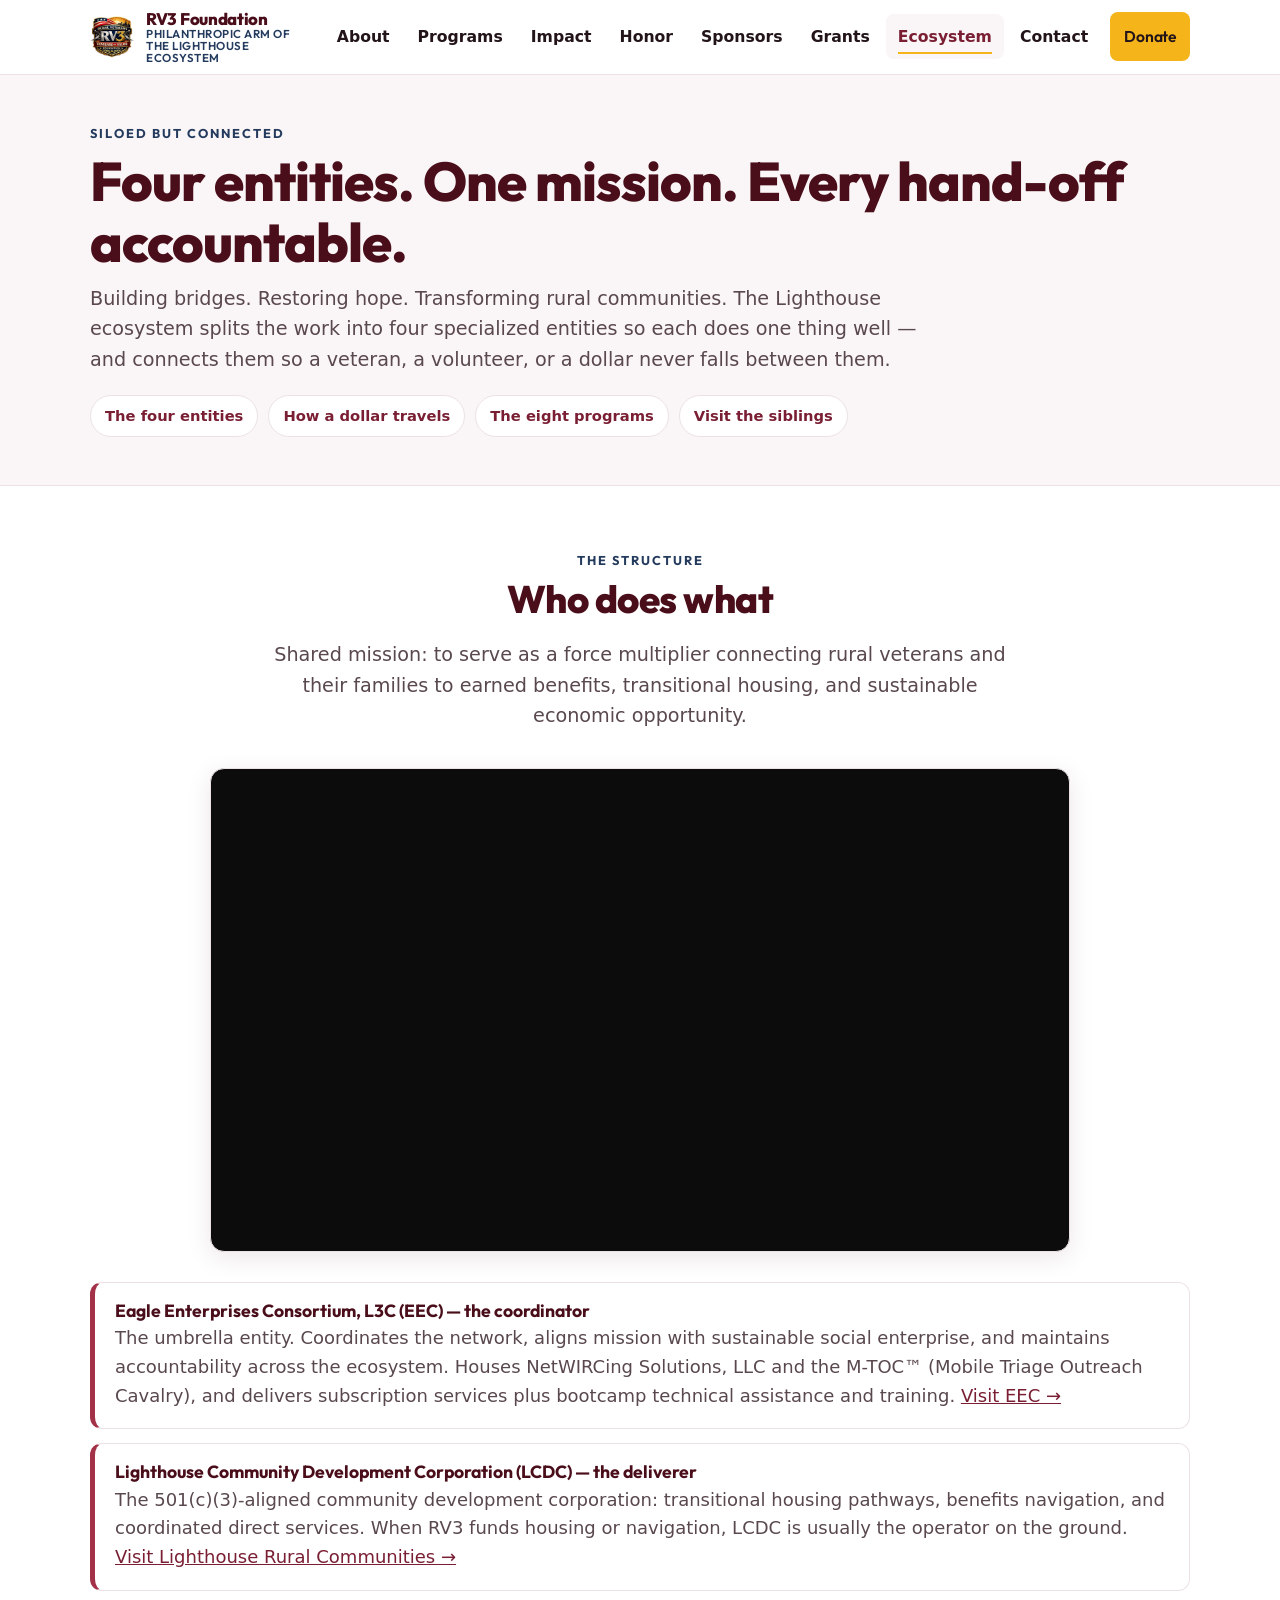
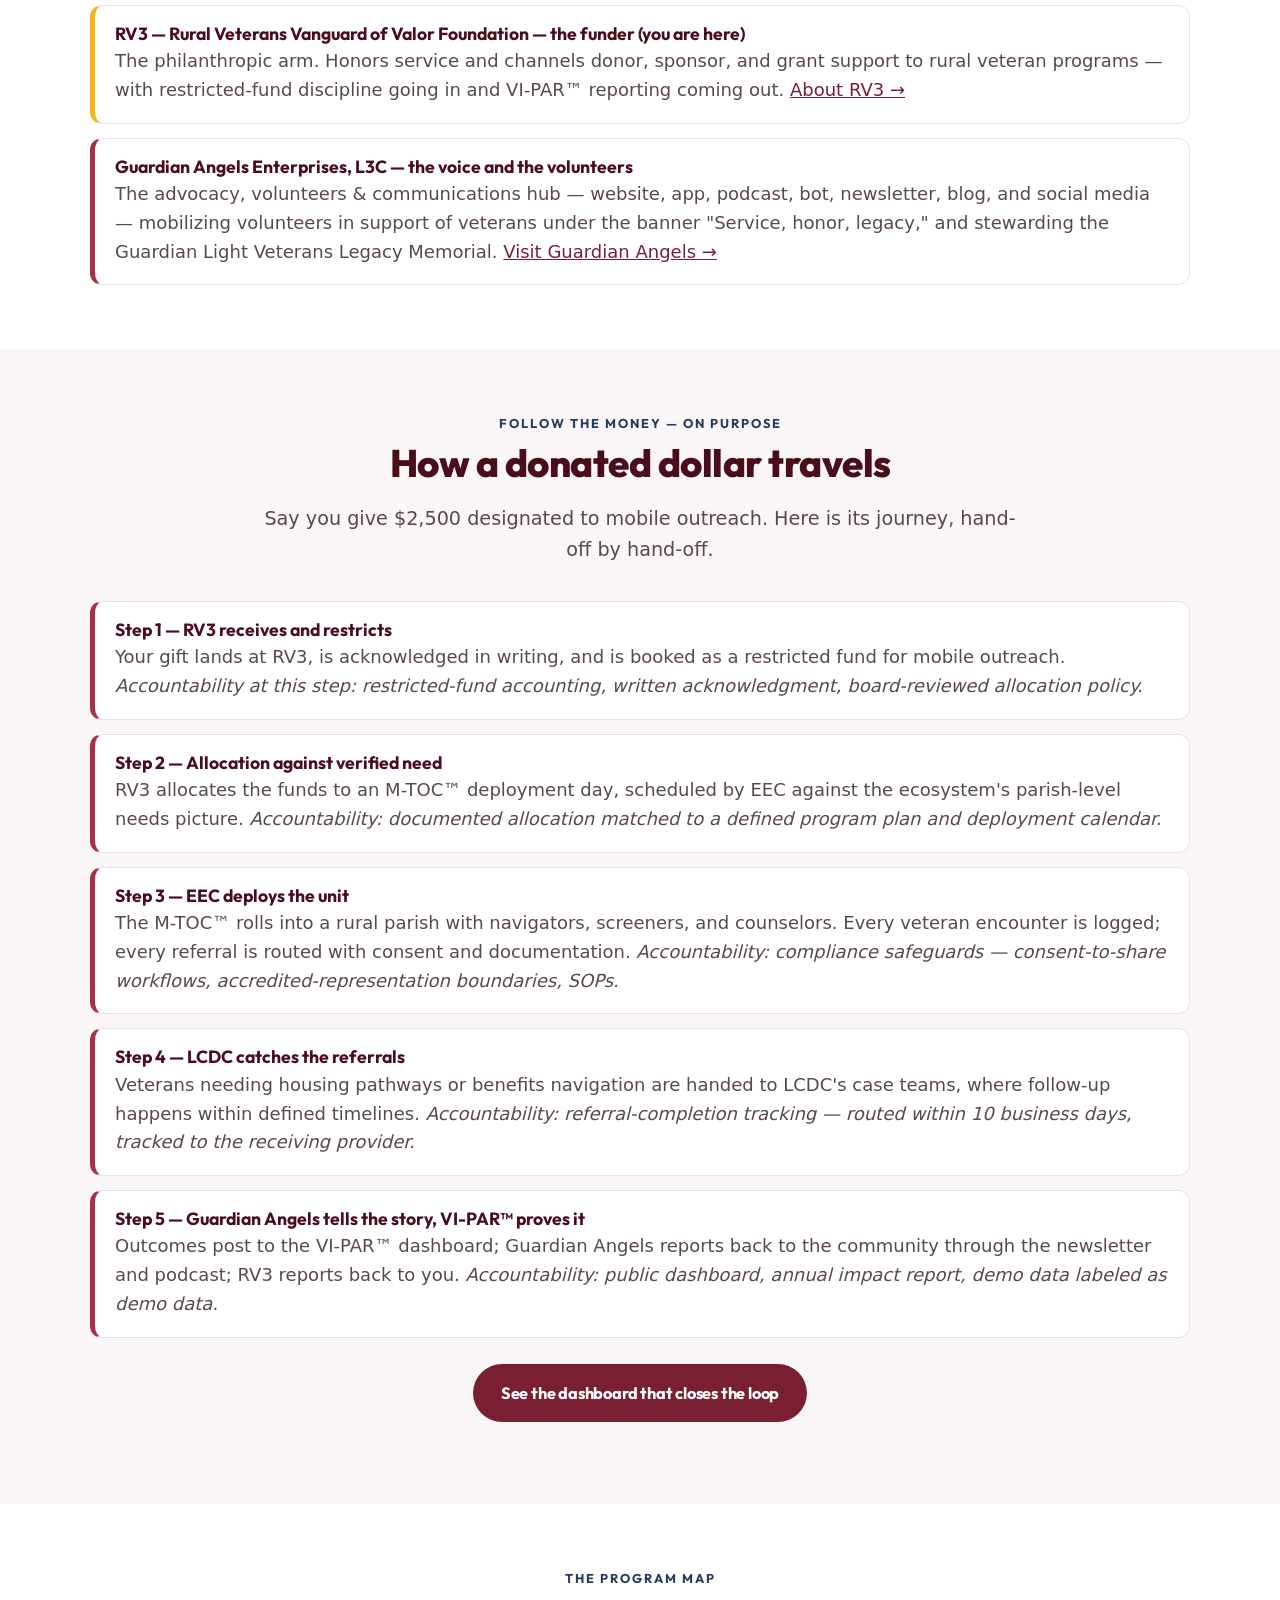
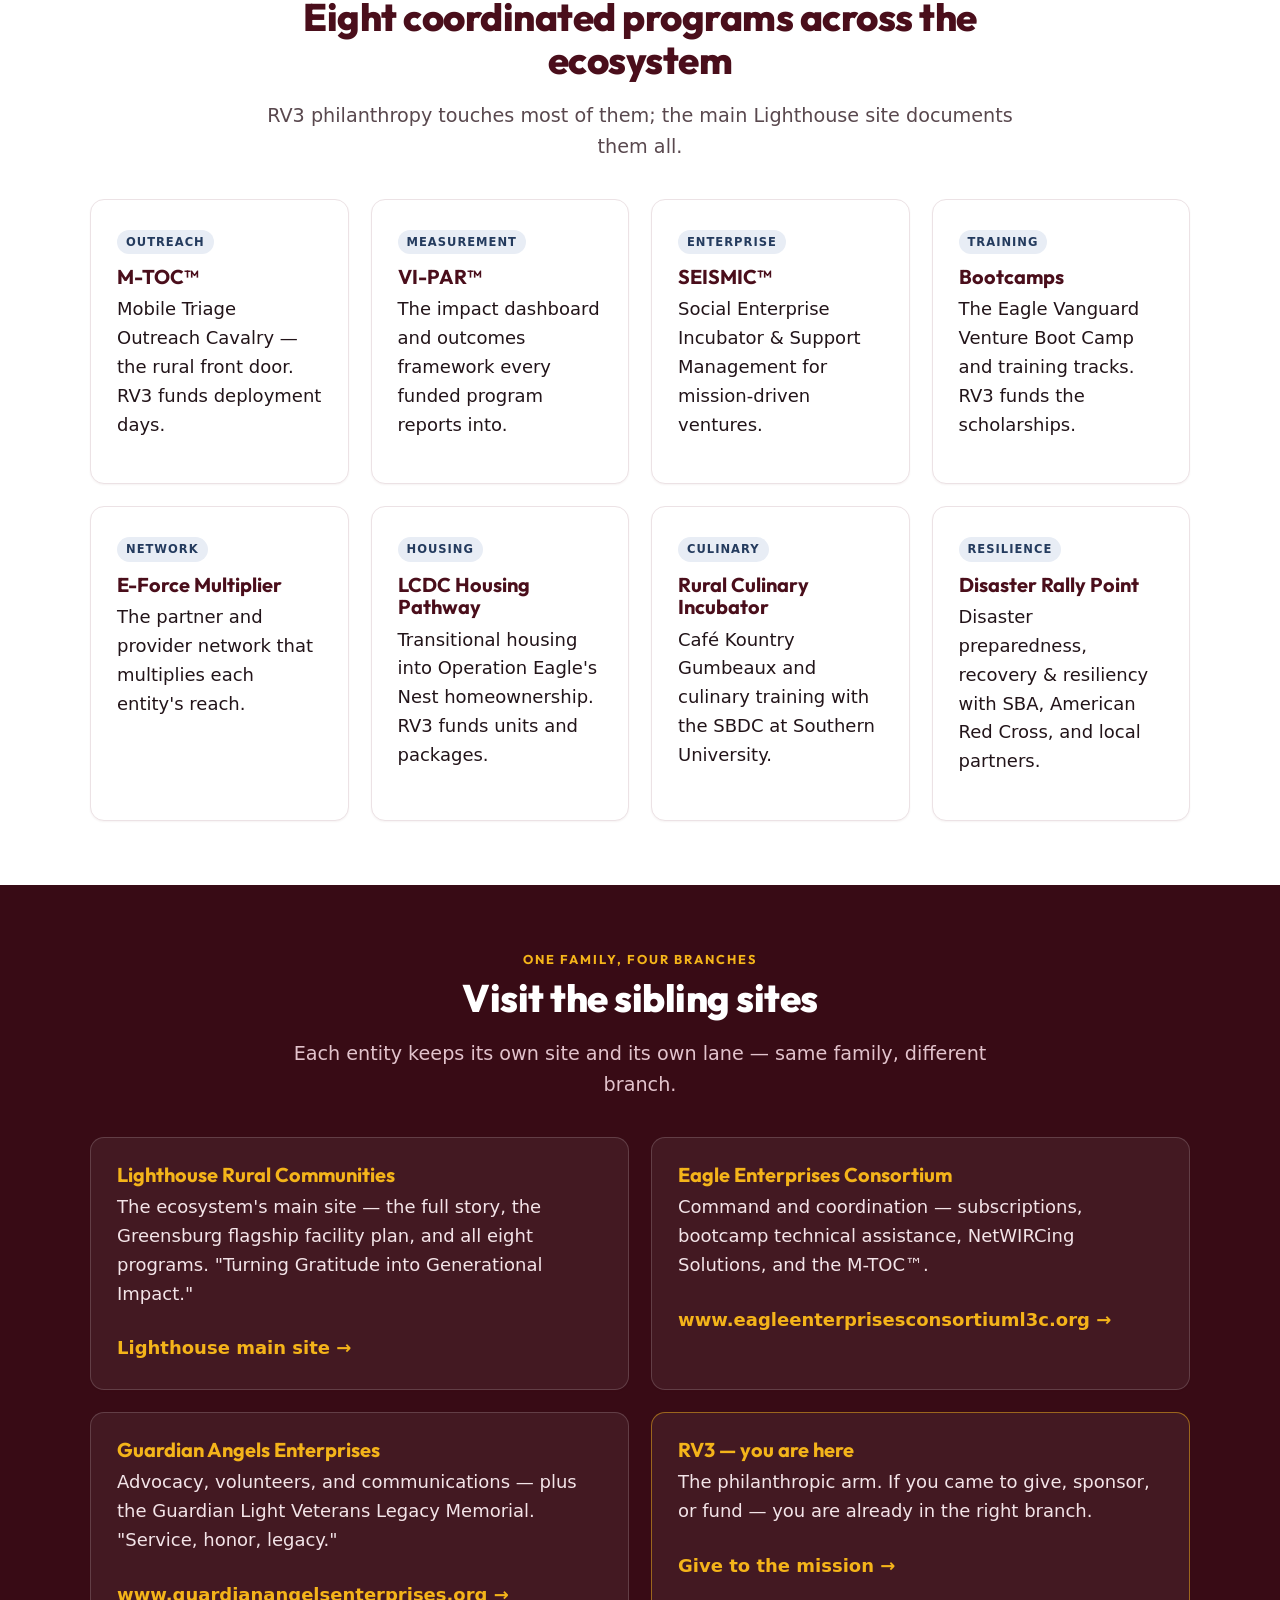
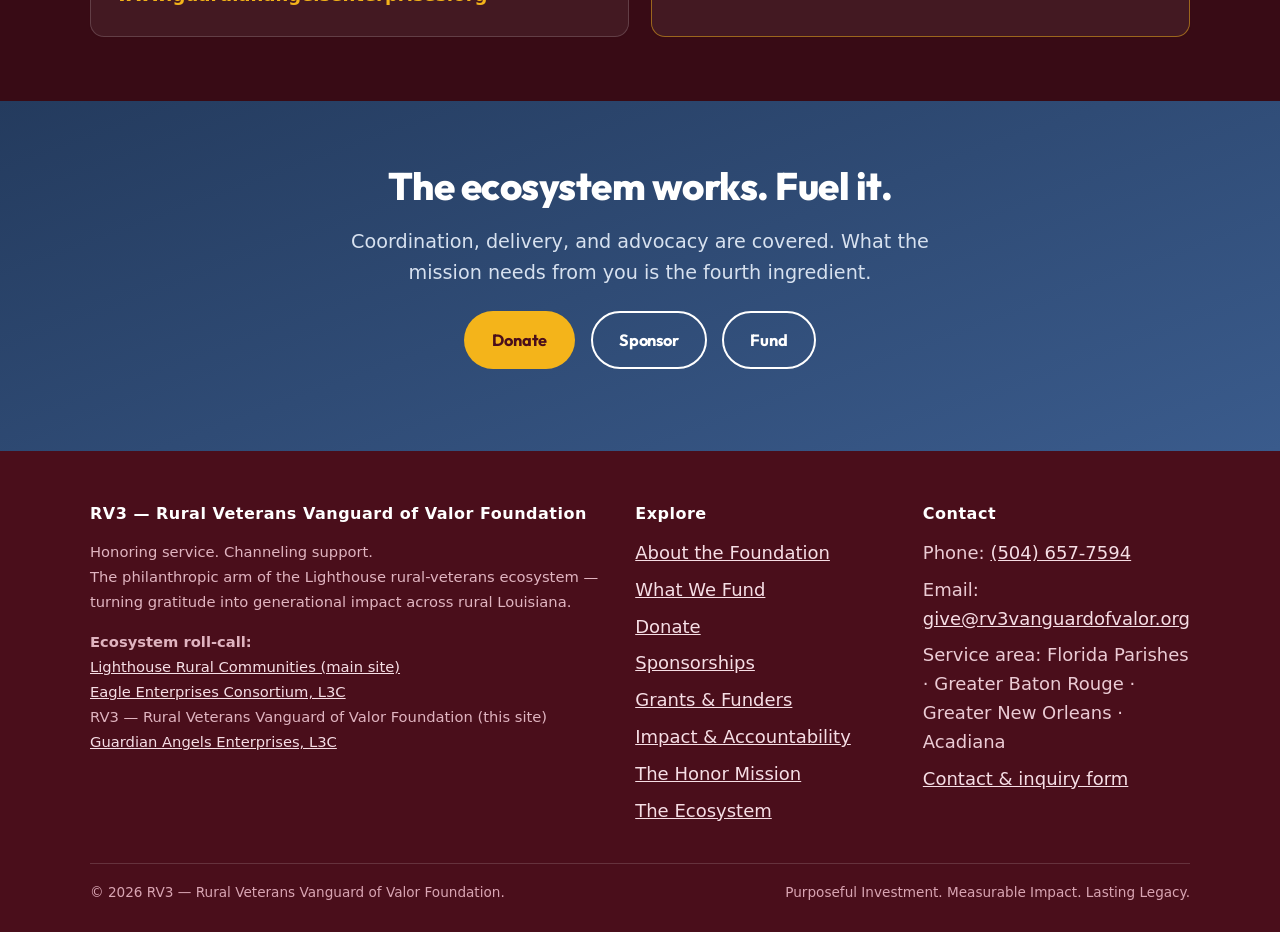
<file: ecosystem.html>
<!DOCTYPE html>
<html lang="en">
<head>
  <meta charset="UTF-8">
  <meta name="viewport" content="width=device-width, initial-scale=1.0">
  <title>The Lighthouse Ecosystem | Four Entities, One Mission — RV3</title>
  <meta name="description" content="How RV3 connects to Lighthouse Rural Communities, Eagle Enterprises Consortium, and Guardian Angels Enterprises — four siloed-but-connected entities — and how a donated dollar travels through the ecosystem with accountability at every step.">
  <link rel="canonical" href="https://www.rv3vanguardofvalor.org/ecosystem">
  <meta property="og:type" content="website">
  <meta property="og:site_name" content="RV3 — Rural Veterans Vanguard of Valor Foundation">
  <meta property="og:title" content="The Lighthouse Ecosystem — RV3's Place Among Four Entities">
  <meta property="og:description" content="Siloed but connected: EEC coordinates, LCDC delivers, Guardian Angels amplifies, RV3 funds — with VI-PAR accountability at every hand-off.">
  <meta property="og:url" content="https://www.rv3vanguardofvalor.org/ecosystem">
  <meta property="og:image" content="https://www.rv3vanguardofvalor.org/assets/logo.png">
  <link rel="icon" type="image/png" href="assets/logo.png">
  <link rel="stylesheet" href="css/styles.css">
</head>
<body>
  <a class="skip-link" href="#main">Skip to main content</a>

  <header class="site-header">
    <div class="container">
      <nav class="nav" aria-label="Primary">
        <a class="brand" href="index.html">
          <img class="mark" src="assets/logo.png" alt="RV3 shield mark" width="44" height="44">
          <span class="brand-name">RV3 Foundation
            <span class="brand-sub">Philanthropic Arm of the Lighthouse Ecosystem</span>
          </span>
        </a>
        <button class="nav-toggle" aria-expanded="false" aria-controls="primary-nav">Menu</button>
        <ul id="primary-nav" class="nav-links">
          <li><a href="about.html">About</a></li>
          <li><a href="programs.html">Programs</a></li>
          <li><a href="impact.html">Impact</a></li>
          <li><a href="honor.html">Honor</a></li>
          <li><a href="sponsors.html">Sponsors</a></li>
          <li><a href="grants.html">Grants</a></li>
          <li><a href="ecosystem.html" aria-current="page">Ecosystem</a></li>
          <li><a href="contact.html">Contact</a></li>
          <li class="nav-cta"><a class="btn btn-gold" href="donate.html">Donate</a></li>
        </ul>
      </nav>
    </div>
  </header>

  <main id="main">

    <section class="page-hero">
      <div class="container">
        <p class="eyebrow">Siloed but Connected</p>
        <h1>Four entities. One mission. Every hand-off accountable.</h1>
        <p class="lead" style="max-width:70ch;">Building bridges. Restoring hope. Transforming rural communities. The Lighthouse ecosystem splits the work into four specialized entities so each does one thing well — and connects them so a veteran, a volunteer, or a dollar never falls between them.</p>
        <nav class="anchor-nav" aria-label="On this page">
          <a href="#entities">The four entities</a>
          <a href="#dollar">How a dollar travels</a>
          <a href="#programs">The eight programs</a>
          <a href="#visit">Visit the siblings</a>
        </nav>
      </div>
    </section>

    <!-- The four entities -->
    <section class="section" id="entities">
      <div class="container">
        <div class="section-head">
          <p class="eyebrow">The Structure</p>
          <h2>Who does what</h2>
          <p class="lead">Shared mission: to serve as a force multiplier connecting rural veterans and their families to earned benefits, transitional housing, and sustainable economic opportunity.</p>
        </div>
        <div class="embed-16x9 flipbook-embed" style="max-width:860px;margin:0 auto 30px"><iframe src="https://heyzine.com/flip-book/33e6987d49.html" title="Lighthouse Rural Veteran Ecosystem flipbook" loading="lazy" allowfullscreen></iframe></div>
        <div class="eco-list">
          <div class="eco-item">
            <div>
              <h3>Eagle Enterprises Consortium, L3C (EEC) — the coordinator</h3>
              <p>The umbrella entity. Coordinates the network, aligns mission with sustainable social enterprise, and maintains accountability across the ecosystem. Houses NetWIRCing Solutions, LLC and the M-TOC™ (Mobile Triage Outreach Cavalry), and delivers subscription services plus bootcamp technical assistance and training. <a href="https://www.eagleenterprisesconsortiuml3c.org">Visit EEC →</a></p>
            </div>
          </div>
          <div class="eco-item">
            <div>
              <h3>Lighthouse Community Development Corporation (LCDC) — the deliverer</h3>
              <p>The 501(c)(3)-aligned community development corporation: transitional housing pathways, benefits navigation, and coordinated direct services. When RV3 funds housing or navigation, LCDC is usually the operator on the ground. <a href="https://lighthouse-rural-communities.vercel.app">Visit Lighthouse Rural Communities →</a></p>
            </div>
          </div>
          <div class="eco-item" style="border-left-color:#F4B41A;">
            <div>
              <h3>RV3 — Rural Veterans Vanguard of Valor Foundation — the funder (you are here)</h3>
              <p>The philanthropic arm. Honors service and channels donor, sponsor, and grant support to rural veteran programs — with restricted-fund discipline going in and VI-PAR™ reporting coming out. <a href="about.html">About RV3 →</a></p>
            </div>
          </div>
          <div class="eco-item">
            <div>
              <h3>Guardian Angels Enterprises, L3C — the voice and the volunteers</h3>
              <p>The advocacy, volunteers &amp; communications hub — website, app, podcast, bot, newsletter, blog, and social media — mobilizing volunteers in support of veterans under the banner "Service, honor, legacy," and stewarding the Guardian Light Veterans Legacy Memorial. <a href="https://www.guardianangelsenterprises.org">Visit Guardian Angels →</a></p>
            </div>
          </div>
        </div>
      </div>
    </section>

    <!-- How a dollar travels -->
    <section class="section section--alt" id="dollar">
      <div class="container">
        <div class="section-head">
          <p class="eyebrow">Follow the Money — On Purpose</p>
          <h2>How a donated dollar travels</h2>
          <p class="lead">Say you give $2,500 designated to mobile outreach. Here is its journey, hand-off by hand-off.</p>
        </div>
        <div class="eco-list">
          <div class="eco-item">
            <div>
              <h3>Step 1 — RV3 receives and restricts</h3>
              <p>Your gift lands at RV3, is acknowledged in writing, and is booked as a restricted fund for mobile outreach. <em>Accountability at this step: restricted-fund accounting, written acknowledgment, board-reviewed allocation policy.</em></p>
            </div>
          </div>
          <div class="eco-item">
            <div>
              <h3>Step 2 — Allocation against verified need</h3>
              <p>RV3 allocates the funds to an M-TOC™ deployment day, scheduled by EEC against the ecosystem's parish-level needs picture. <em>Accountability: documented allocation matched to a defined program plan and deployment calendar.</em></p>
            </div>
          </div>
          <div class="eco-item">
            <div>
              <h3>Step 3 — EEC deploys the unit</h3>
              <p>The M-TOC™ rolls into a rural parish with navigators, screeners, and counselors. Every veteran encounter is logged; every referral is routed with consent and documentation. <em>Accountability: compliance safeguards — consent-to-share workflows, accredited-representation boundaries, SOPs.</em></p>
            </div>
          </div>
          <div class="eco-item">
            <div>
              <h3>Step 4 — LCDC catches the referrals</h3>
              <p>Veterans needing housing pathways or benefits navigation are handed to LCDC's case teams, where follow-up happens within defined timelines. <em>Accountability: referral-completion tracking — routed within 10 business days, tracked to the receiving provider.</em></p>
            </div>
          </div>
          <div class="eco-item">
            <div>
              <h3>Step 5 — Guardian Angels tells the story, VI-PAR™ proves it</h3>
              <p>Outcomes post to the VI-PAR™ dashboard; Guardian Angels reports back to the community through the newsletter and podcast; RV3 reports back to you. <em>Accountability: public dashboard, annual impact report, demo data labeled as demo data.</em></p>
            </div>
          </div>
        </div>
        <p style="text-align:center; margin-top:26px;">
          <a class="btn btn-primary" href="https://hub-vi-par-dashboard.vercel.app/?view=vipar&amp;demo=1">See the dashboard that closes the loop</a>
        </p>
      </div>
    </section>

    <!-- The eight programs -->
    <section class="section" id="programs">
      <div class="container">
        <div class="section-head">
          <p class="eyebrow">The Program Map</p>
          <h2>Eight coordinated programs across the ecosystem</h2>
          <p class="lead">RV3 philanthropy touches most of them; the main Lighthouse site documents them all.</p>
        </div>
        <div class="grid grid-4">
          <div class="card">
            <span class="tag">Outreach</span>
            <h3>M-TOC™</h3>
            <p>Mobile Triage Outreach Cavalry — the rural front door. RV3 funds deployment days.</p>
          </div>
          <div class="card">
            <span class="tag">Measurement</span>
            <h3>VI-PAR™</h3>
            <p>The impact dashboard and outcomes framework every funded program reports into.</p>
          </div>
          <div class="card">
            <span class="tag">Enterprise</span>
            <h3>SEISMIC™</h3>
            <p>Social Enterprise Incubator &amp; Support Management for mission-driven ventures.</p>
          </div>
          <div class="card">
            <span class="tag">Training</span>
            <h3>Bootcamps</h3>
            <p>The Eagle Vanguard Venture Boot Camp and training tracks. RV3 funds the scholarships.</p>
          </div>
          <div class="card">
            <span class="tag">Network</span>
            <h3>E-Force Multiplier</h3>
            <p>The partner and provider network that multiplies each entity's reach.</p>
          </div>
          <div class="card">
            <span class="tag">Housing</span>
            <h3>LCDC Housing Pathway</h3>
            <p>Transitional housing into Operation Eagle's Nest homeownership. RV3 funds units and packages.</p>
          </div>
          <div class="card">
            <span class="tag">Culinary</span>
            <h3>Rural Culinary Incubator</h3>
            <p>Café Kountry Gumbeaux and culinary training with the SBDC at Southern University.</p>
          </div>
          <div class="card">
            <span class="tag">Resilience</span>
            <h3>Disaster Rally Point</h3>
            <p>Disaster preparedness, recovery &amp; resiliency with SBA, American Red Cross, and local partners.</p>
          </div>
        </div>
      </div>
    </section>

    <!-- Visit the siblings -->
    <section class="section section--dark" id="visit">
      <div class="container">
        <div class="section-head">
          <p class="eyebrow" style="color:#F4B41A;">One Family, Four Branches</p>
          <h2>Visit the sibling sites</h2>
          <p class="lead">Each entity keeps its own site and its own lane — same family, different branch.</p>
        </div>
        <div class="grid grid-2">
          <div class="card" style="background:rgba(255,255,255,.06); border-color:rgba(255,255,255,.16);">
            <h3 style="color:#F4B41A;">Lighthouse Rural Communities</h3>
            <p style="color:#F3E4E8;">The ecosystem's main site — the full story, the Greensburg flagship facility plan, and all eight programs. "Turning Gratitude into Generational Impact."</p>
            <a class="card-cta" style="color:#F4B41A;" href="https://lighthouse-rural-communities.vercel.app">Lighthouse main site</a>
          </div>
          <div class="card" style="background:rgba(255,255,255,.06); border-color:rgba(255,255,255,.16);">
            <h3 style="color:#F4B41A;">Eagle Enterprises Consortium</h3>
            <p style="color:#F3E4E8;">Command and coordination — subscriptions, bootcamp technical assistance, NetWIRCing Solutions, and the M-TOC™.</p>
            <a class="card-cta" style="color:#F4B41A;" href="https://www.eagleenterprisesconsortiuml3c.org">www.eagleenterprisesconsortiuml3c.org</a>
          </div>
          <div class="card" style="background:rgba(255,255,255,.06); border-color:rgba(255,255,255,.16);">
            <h3 style="color:#F4B41A;">Guardian Angels Enterprises</h3>
            <p style="color:#F3E4E8;">Advocacy, volunteers, and communications — plus the Guardian Light Veterans Legacy Memorial. "Service, honor, legacy."</p>
            <a class="card-cta" style="color:#F4B41A;" href="https://www.guardianangelsenterprises.org">www.guardianangelsenterprises.org</a>
          </div>
          <div class="card" style="background:rgba(255,255,255,.06); border-color:rgba(244,180,26,.5);">
            <h3 style="color:#F4B41A;">RV3 — you are here</h3>
            <p style="color:#F3E4E8;">The philanthropic arm. If you came to give, sponsor, or fund — you are already in the right branch.</p>
            <a class="card-cta" style="color:#F4B41A;" href="donate.html">Give to the mission</a>
          </div>
        </div>
      </div>
    </section>

    <!-- CTA -->
    <section class="section cta-band">
      <div class="container" style="text-align:center;">
        <h2>The ecosystem works. Fuel it.</h2>
        <p class="lead" style="max-width:640px;margin:0 auto 1.2em;">Coordination, delivery, and advocacy are covered. What the mission needs from you is the fourth ingredient.</p>
        <p>
          <a class="btn btn-gold" href="donate.html">Donate</a>
          <a class="btn btn-ghost" href="sponsors.html" style="margin-left:10px;">Sponsor</a>
          <a class="btn btn-ghost" href="grants.html" style="margin-left:10px;">Fund</a>
        </p>
      </div>
    </section>

  </main>

  <footer class="site-footer">
    <div class="container">
      <div class="footer-grid">
        <div>
          <h4>RV3 — Rural Veterans Vanguard of Valor Foundation</h4>
          <p class="footer-entities">Honoring service. Channeling support.<br>
          The philanthropic arm of the Lighthouse rural-veterans ecosystem — turning gratitude into generational impact across rural Louisiana.</p>
          <p class="footer-entities"><strong>Ecosystem roll-call:</strong><br>
            <a href="https://lighthouse-rural-communities.vercel.app">Lighthouse Rural Communities (main site)</a><br>
            <a href="https://www.eagleenterprisesconsortiuml3c.org">Eagle Enterprises Consortium, L3C</a><br>
            RV3 — Rural Veterans Vanguard of Valor Foundation (this site)<br>
            <a href="https://www.guardianangelsenterprises.org">Guardian Angels Enterprises, L3C</a>
          </p>
        </div>
        <div>
          <h4>Explore</h4>
          <ul>
            <li><a href="about.html">About the Foundation</a></li>
            <li><a href="programs.html">What We Fund</a></li>
            <li><a href="donate.html">Donate</a></li>
            <li><a href="sponsors.html">Sponsorships</a></li>
            <li><a href="grants.html">Grants &amp; Funders</a></li>
            <li><a href="impact.html">Impact &amp; Accountability</a></li>
            <li><a href="honor.html">The Honor Mission</a></li>
            <li><a href="ecosystem.html">The Ecosystem</a></li>
          </ul>
        </div>
        <div>
          <h4>Contact</h4>
          <ul>
            <li>Phone: <a href="tel:+15046577594">(504) 657-7594</a></li>
            <li>Email: <a href="mailto:give@rv3vanguardofvalor.org">give@rv3vanguardofvalor.org</a></li>
            <li>Service area: Florida Parishes · Greater Baton Rouge · Greater New Orleans · Acadiana</li>
            <li><a href="contact.html">Contact &amp; inquiry form</a></li>
          </ul>
        </div>
      </div>
      <div class="footer-bottom">
        <span>© <span id="year">2026</span> RV3 — Rural Veterans Vanguard of Valor Foundation.</span>
        <span>Purposeful Investment. Measurable Impact. Lasting Legacy.</span>
      </div>
    </div>
  </footer>

  <script src="js/main.js"></script>
</body>
</html>
</file>
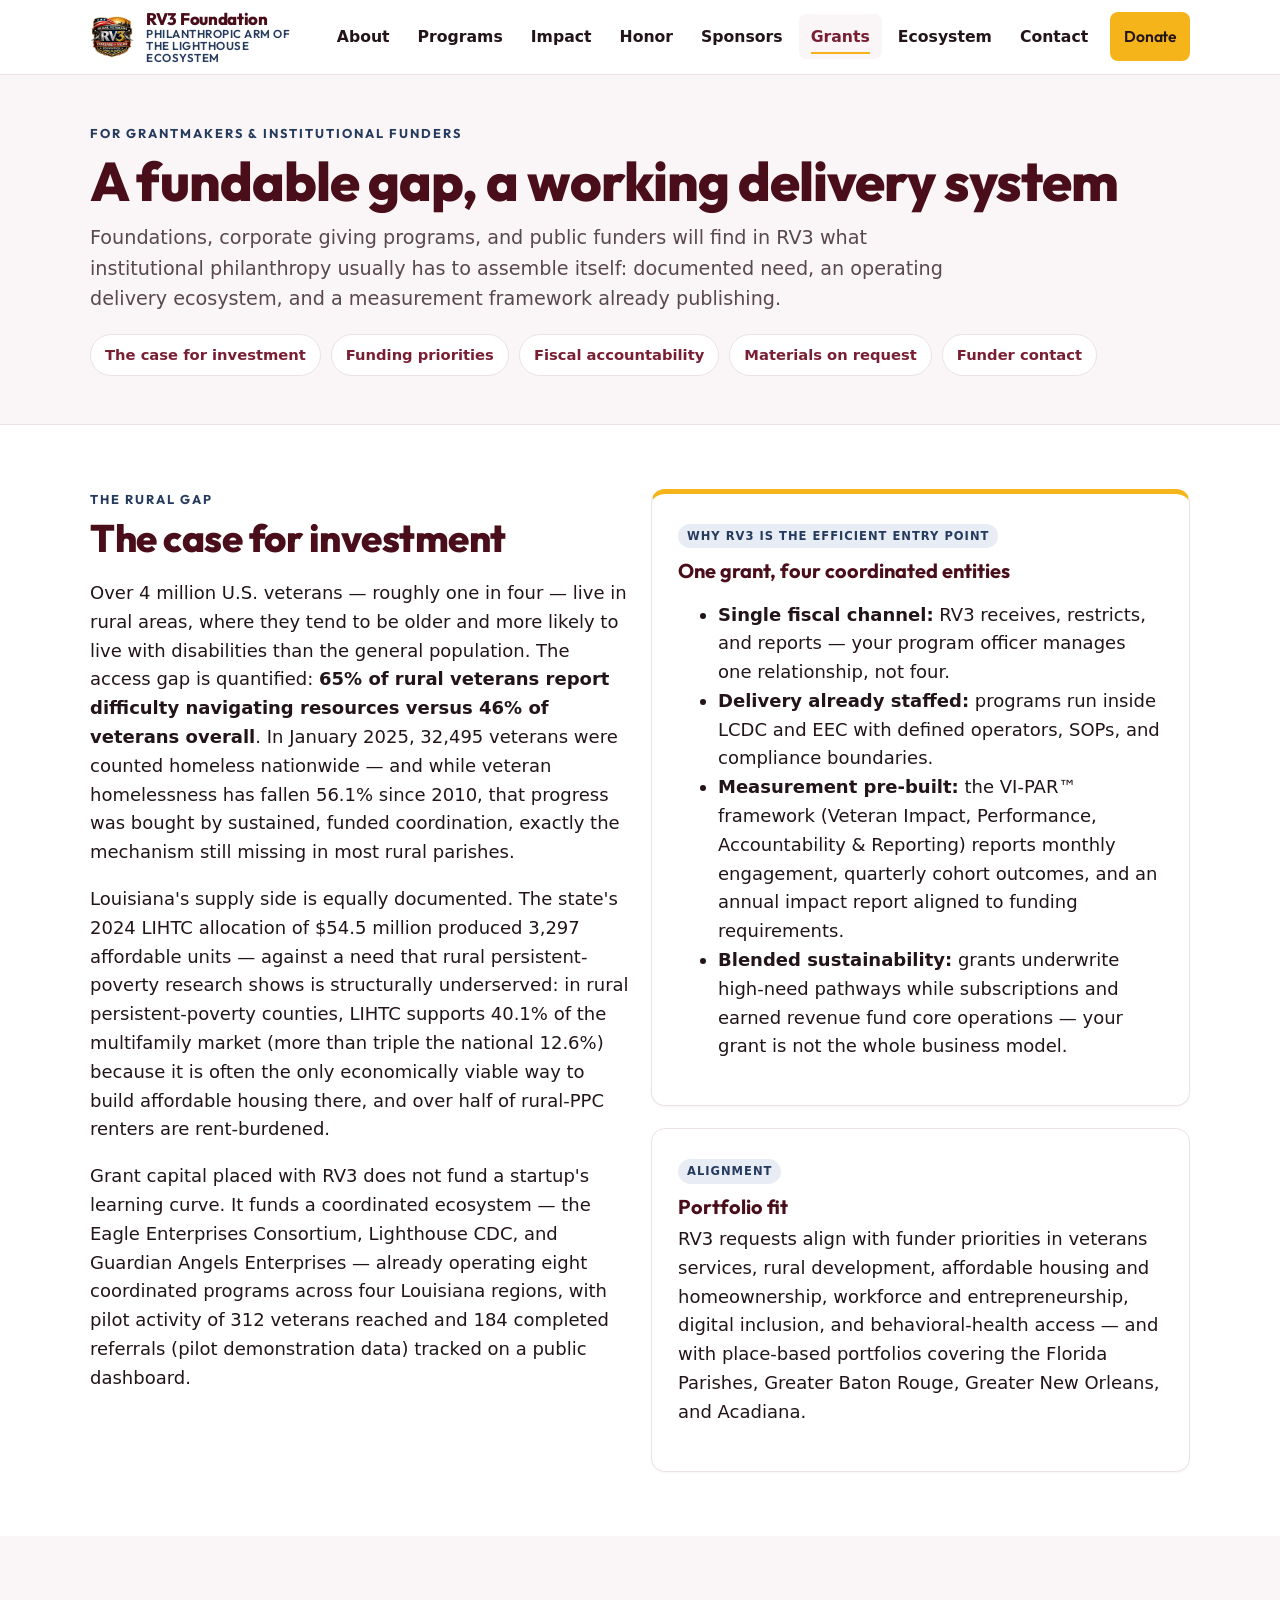
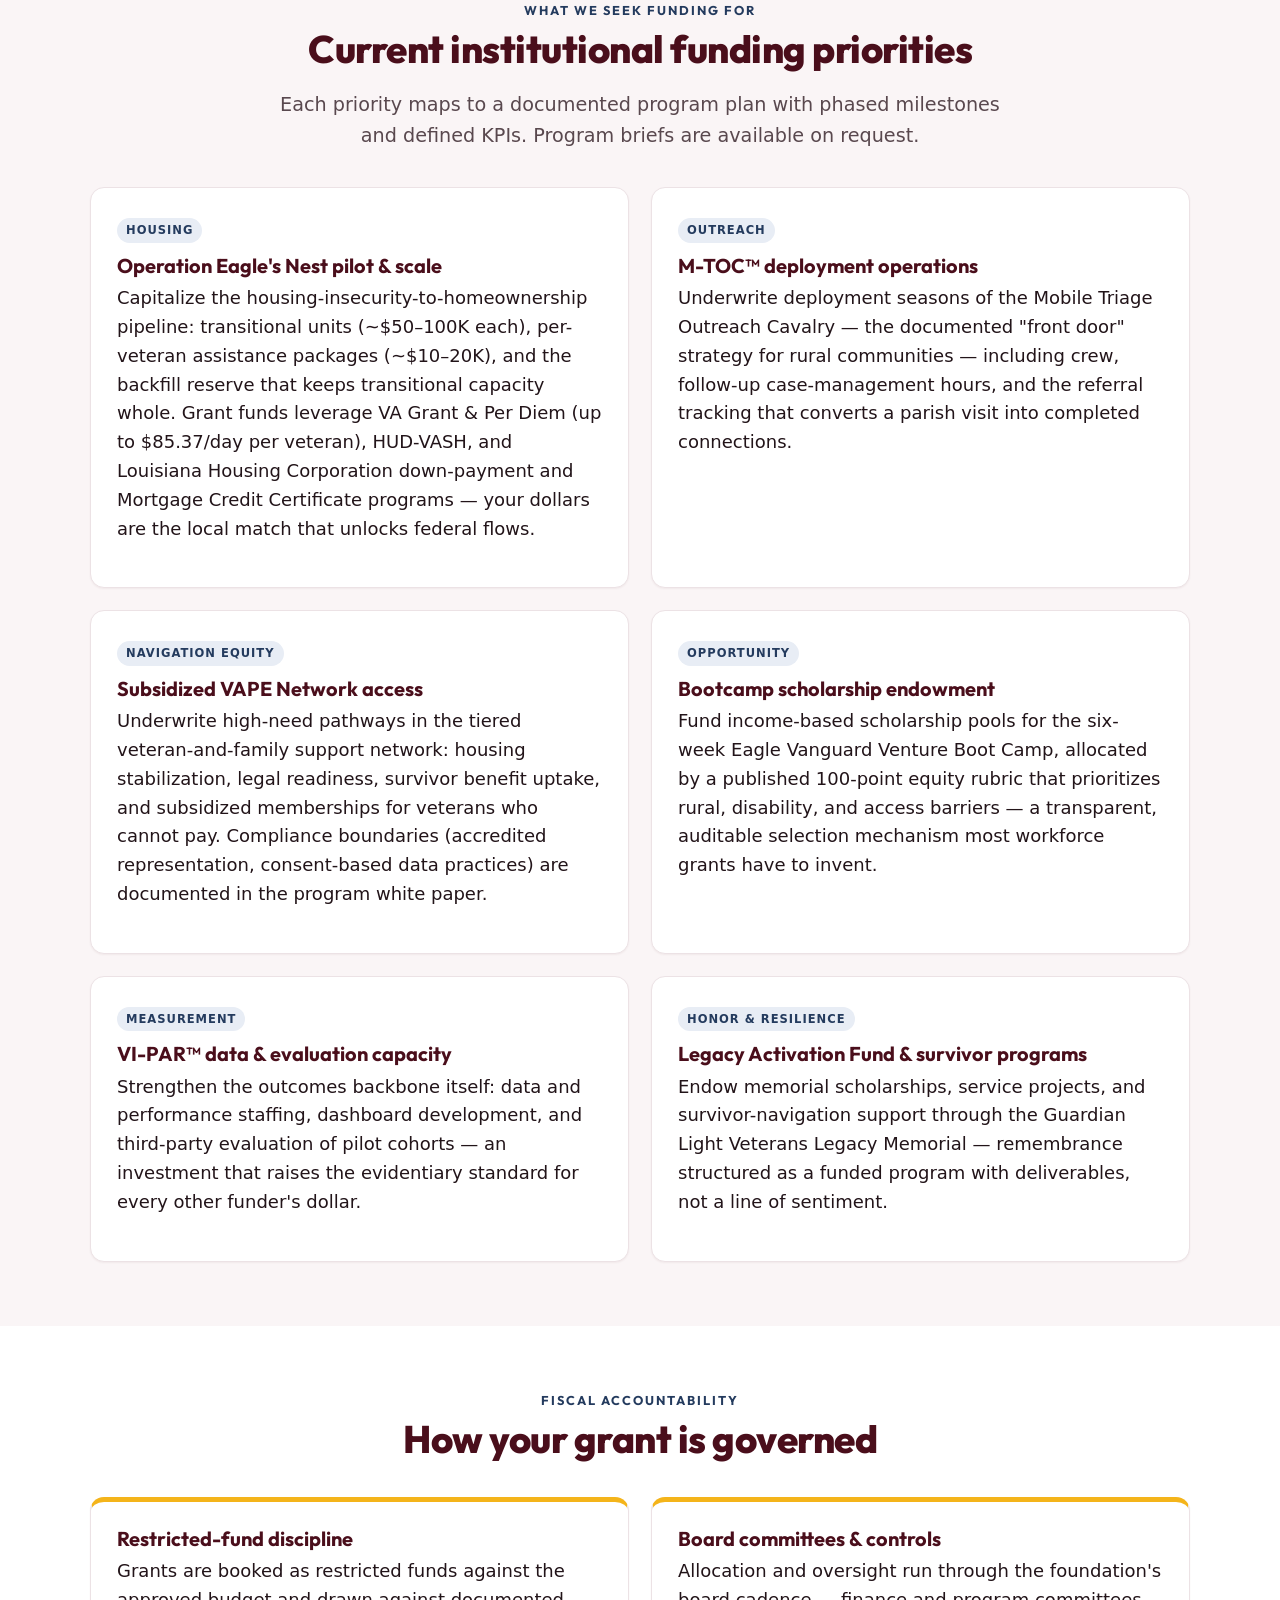
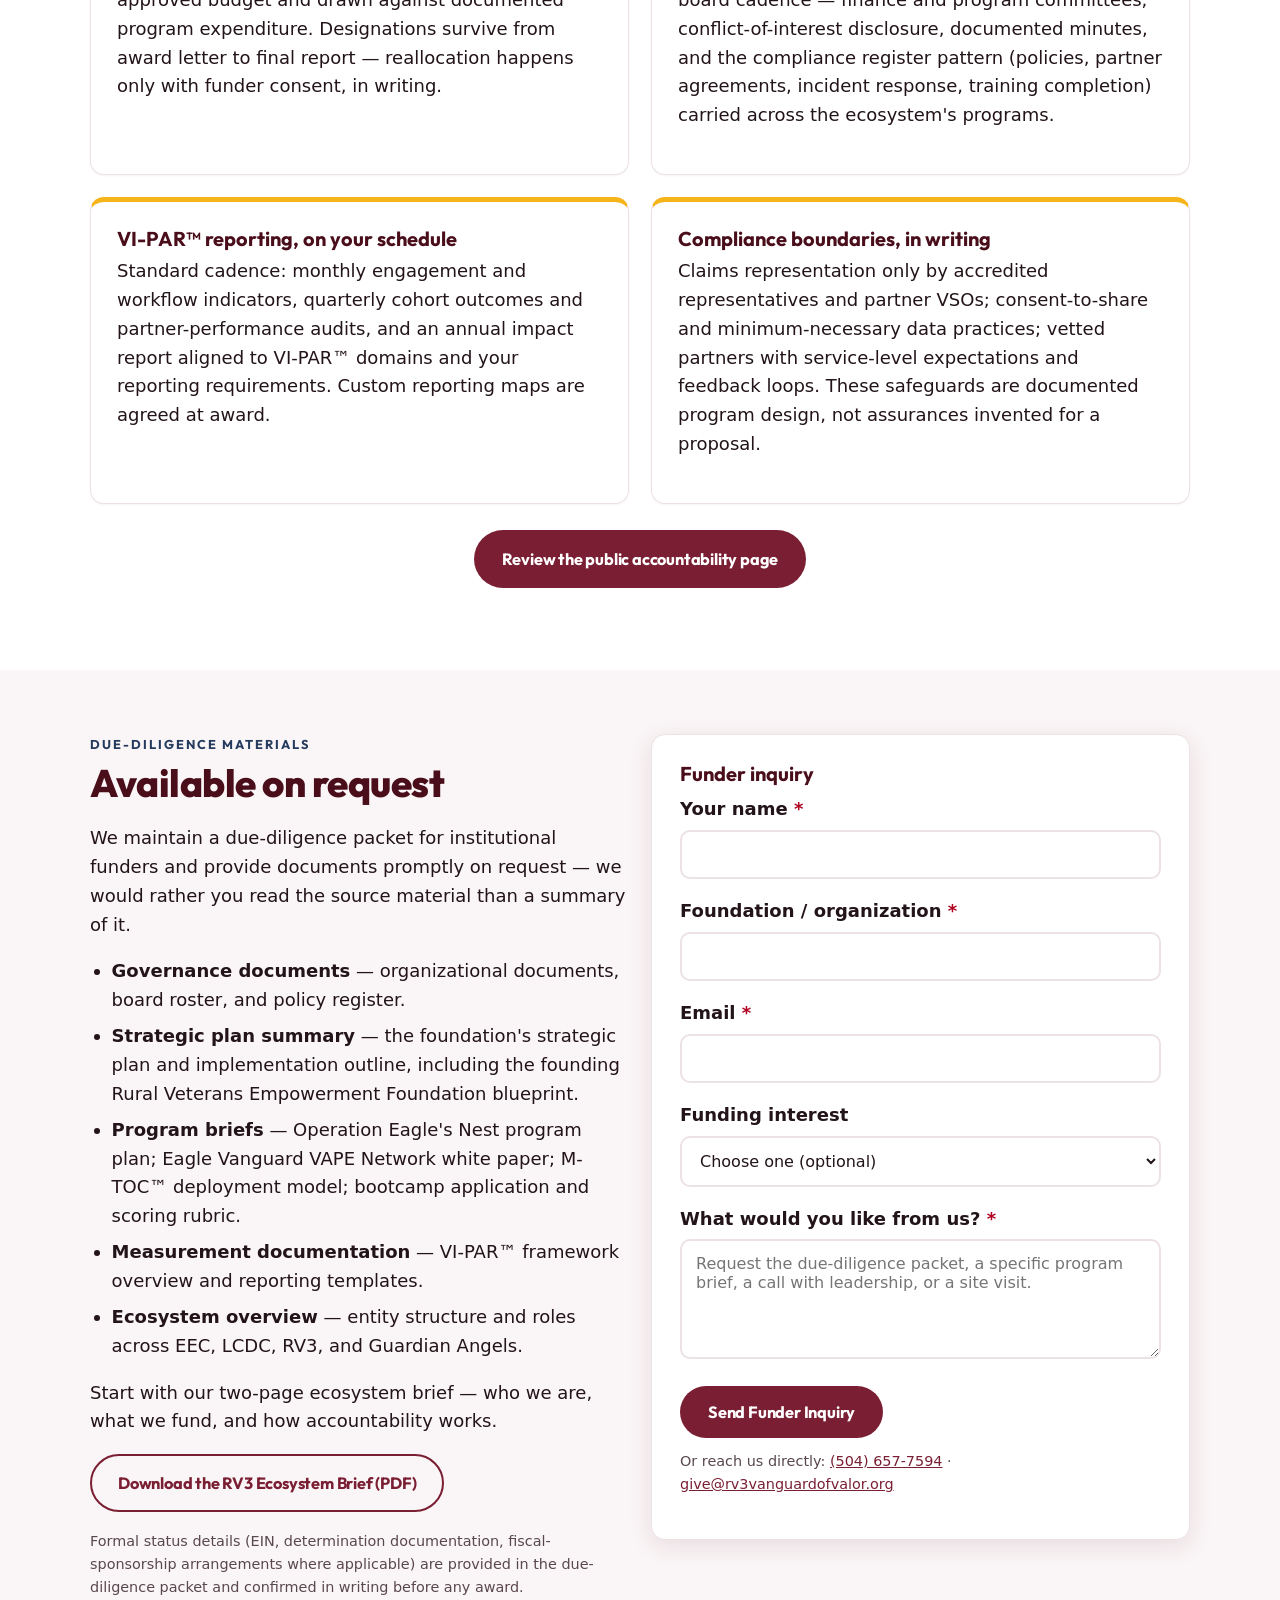
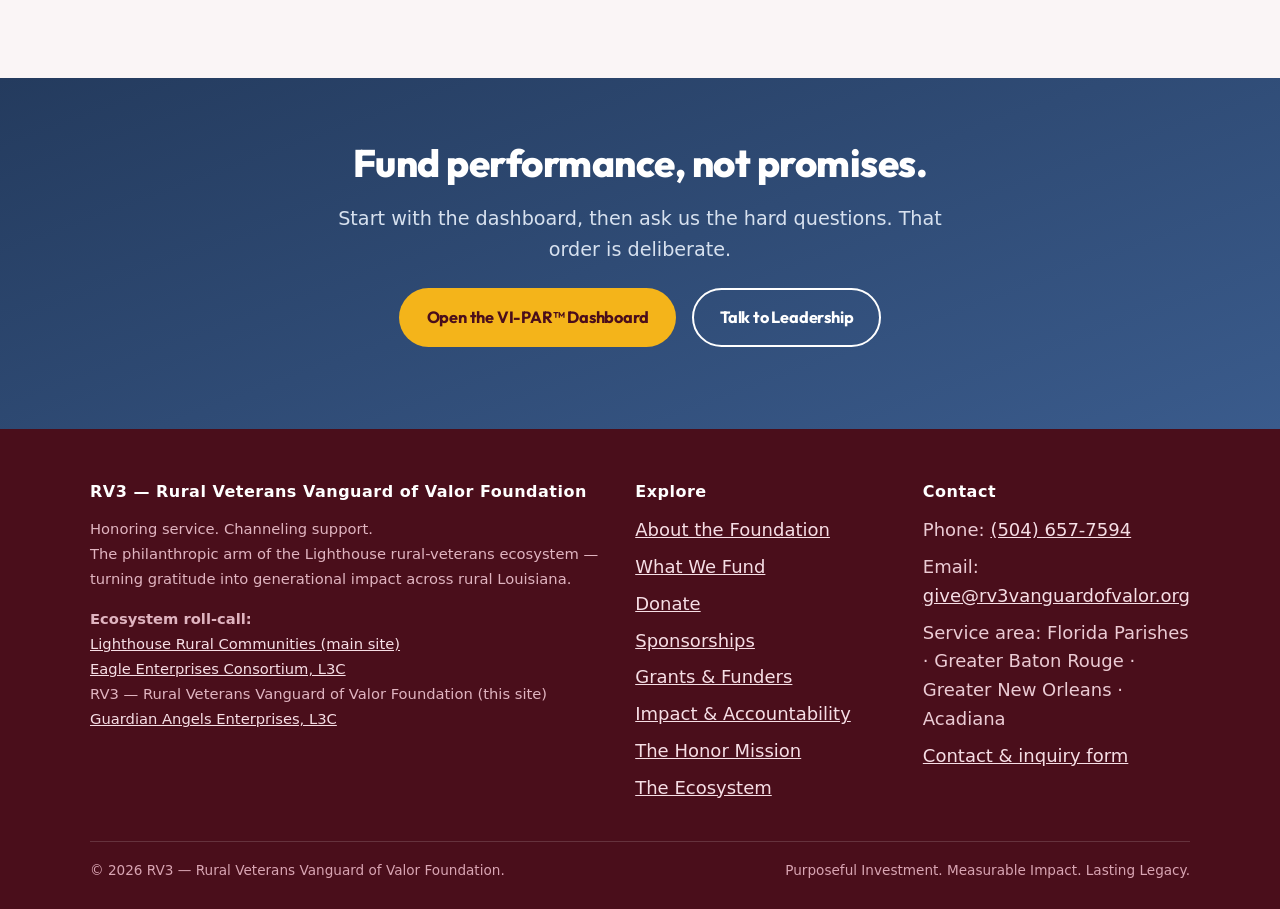
<file: grants.html>
<!DOCTYPE html>
<html lang="en">
<head>
  <meta charset="UTF-8">
  <meta name="viewport" content="width=device-width, initial-scale=1.0">
  <title>For Grantmakers &amp; Institutional Funders | RV3 Foundation</title>
  <meta name="description" content="The case for institutional investment in RV3: the rural veteran gap, what we seek funding for, VI-PAR fiscal accountability, and the governance materials available on request to foundations, corporate giving programs, and public funders.">
  <link rel="canonical" href="https://www.rv3vanguardofvalor.org/grants">
  <meta property="og:type" content="website">
  <meta property="og:site_name" content="RV3 — Rural Veterans Vanguard of Valor Foundation">
  <meta property="og:title" content="Grantmakers &amp; Institutional Funders — RV3 Foundation">
  <meta property="og:description" content="A documented rural-veterans gap, a working delivery ecosystem, and a published-outcomes accountability framework — the case for institutional investment.">
  <meta property="og:url" content="https://www.rv3vanguardofvalor.org/grants">
  <meta property="og:image" content="https://www.rv3vanguardofvalor.org/assets/logo.png">
  <link rel="icon" type="image/png" href="assets/logo.png">
  <link rel="stylesheet" href="css/styles.css">
</head>
<body>
  <a class="skip-link" href="#main">Skip to main content</a>

  <header class="site-header">
    <div class="container">
      <nav class="nav" aria-label="Primary">
        <a class="brand" href="index.html">
          <img class="mark" src="assets/logo.png" alt="RV3 shield mark" width="44" height="44">
          <span class="brand-name">RV3 Foundation
            <span class="brand-sub">Philanthropic Arm of the Lighthouse Ecosystem</span>
          </span>
        </a>
        <button class="nav-toggle" aria-expanded="false" aria-controls="primary-nav">Menu</button>
        <ul id="primary-nav" class="nav-links">
          <li><a href="about.html">About</a></li>
          <li><a href="programs.html">Programs</a></li>
          <li><a href="impact.html">Impact</a></li>
          <li><a href="honor.html">Honor</a></li>
          <li><a href="sponsors.html">Sponsors</a></li>
          <li><a href="grants.html" aria-current="page">Grants</a></li>
          <li><a href="ecosystem.html">Ecosystem</a></li>
          <li><a href="contact.html">Contact</a></li>
          <li class="nav-cta"><a class="btn btn-gold" href="donate.html">Donate</a></li>
        </ul>
      </nav>
    </div>
  </header>

  <main id="main">

    <section class="page-hero">
      <div class="container">
        <p class="eyebrow">For Grantmakers &amp; Institutional Funders</p>
        <h1>A fundable gap, a working delivery system</h1>
        <p class="lead" style="max-width:70ch;">Foundations, corporate giving programs, and public funders will find in RV3 what institutional philanthropy usually has to assemble itself: documented need, an operating delivery ecosystem, and a measurement framework already publishing.</p>
        <nav class="anchor-nav" aria-label="On this page">
          <a href="#case">The case for investment</a>
          <a href="#priorities">Funding priorities</a>
          <a href="#accountability">Fiscal accountability</a>
          <a href="#materials">Materials on request</a>
          <a href="#funder-contact">Funder contact</a>
        </nav>
      </div>
    </section>

    <!-- Case for investment -->
    <section class="section" id="case">
      <div class="container">
        <div class="grid grid-2" style="align-items:start;">
          <div class="prose">
            <p class="eyebrow">The Rural Gap</p>
            <h2>The case for investment</h2>
            <p>Over 4 million U.S. veterans — roughly one in four — live in rural areas, where they tend to be older and more likely to live with disabilities than the general population. The access gap is quantified: <strong>65% of rural veterans report difficulty navigating resources versus 46% of veterans overall</strong>. In January 2025, 32,495 veterans were counted homeless nationwide — and while veteran homelessness has fallen 56.1% since 2010, that progress was bought by sustained, funded coordination, exactly the mechanism still missing in most rural parishes.</p>
            <p>Louisiana's supply side is equally documented. The state's 2024 LIHTC allocation of $54.5 million produced 3,297 affordable units — against a need that rural persistent-poverty research shows is structurally underserved: in rural persistent-poverty counties, LIHTC supports 40.1% of the multifamily market (more than triple the national 12.6%) because it is often the only economically viable way to build affordable housing there, and over half of rural-PPC renters are rent-burdened.</p>
            <p>Grant capital placed with RV3 does not fund a startup's learning curve. It funds a coordinated ecosystem — the Eagle Enterprises Consortium, Lighthouse CDC, and Guardian Angels Enterprises — already operating eight coordinated programs across four Louisiana regions, with pilot activity of 312 veterans reached and 184 completed referrals (pilot demonstration data) tracked on a public dashboard.</p>
          </div>
          <div>
            <div class="card card--accent">
              <span class="tag">Why RV3 Is the Efficient Entry Point</span>
              <h3>One grant, four coordinated entities</h3>
              <ul>
                <li><strong>Single fiscal channel:</strong> RV3 receives, restricts, and reports — your program officer manages one relationship, not four.</li>
                <li><strong>Delivery already staffed:</strong> programs run inside LCDC and EEC with defined operators, SOPs, and compliance boundaries.</li>
                <li><strong>Measurement pre-built:</strong> the VI-PAR™ framework (Veteran Impact, Performance, Accountability &amp; Reporting) reports monthly engagement, quarterly cohort outcomes, and an annual impact report aligned to funding requirements.</li>
                <li><strong>Blended sustainability:</strong> grants underwrite high-need pathways while subscriptions and earned revenue fund core operations — your grant is not the whole business model.</li>
              </ul>
            </div>
            <div class="card" style="margin-top:22px;">
              <span class="tag">Alignment</span>
              <h3>Portfolio fit</h3>
              <p>RV3 requests align with funder priorities in veterans services, rural development, affordable housing and homeownership, workforce and entrepreneurship, digital inclusion, and behavioral-health access — and with place-based portfolios covering the Florida Parishes, Greater Baton Rouge, Greater New Orleans, and Acadiana.</p>
            </div>
          </div>
        </div>
      </div>
    </section>

    <!-- Funding priorities -->
    <section class="section section--alt" id="priorities">
      <div class="container">
        <div class="section-head">
          <p class="eyebrow">What We Seek Funding For</p>
          <h2>Current institutional funding priorities</h2>
          <p class="lead">Each priority maps to a documented program plan with phased milestones and defined KPIs. Program briefs are available on request.</p>
        </div>
        <div class="grid grid-2">
          <div class="card">
            <span class="tag">Housing</span>
            <h3>Operation Eagle's Nest pilot &amp; scale</h3>
            <p>Capitalize the housing-insecurity-to-homeownership pipeline: transitional units (~$50–100K each), per-veteran assistance packages (~$10–20K), and the backfill reserve that keeps transitional capacity whole. Grant funds leverage VA Grant &amp; Per Diem (up to $85.37/day per veteran), HUD-VASH, and Louisiana Housing Corporation down-payment and Mortgage Credit Certificate programs — your dollars are the local match that unlocks federal flows.</p>
          </div>
          <div class="card">
            <span class="tag">Outreach</span>
            <h3>M-TOC™ deployment operations</h3>
            <p>Underwrite deployment seasons of the Mobile Triage Outreach Cavalry — the documented "front door" strategy for rural communities — including crew, follow-up case-management hours, and the referral tracking that converts a parish visit into completed connections.</p>
          </div>
          <div class="card">
            <span class="tag">Navigation Equity</span>
            <h3>Subsidized VAPE Network access</h3>
            <p>Underwrite high-need pathways in the tiered veteran-and-family support network: housing stabilization, legal readiness, survivor benefit uptake, and subsidized memberships for veterans who cannot pay. Compliance boundaries (accredited representation, consent-based data practices) are documented in the program white paper.</p>
          </div>
          <div class="card">
            <span class="tag">Opportunity</span>
            <h3>Bootcamp scholarship endowment</h3>
            <p>Fund income-based scholarship pools for the six-week Eagle Vanguard Venture Boot Camp, allocated by a published 100-point equity rubric that prioritizes rural, disability, and access barriers — a transparent, auditable selection mechanism most workforce grants have to invent.</p>
          </div>
          <div class="card">
            <span class="tag">Measurement</span>
            <h3>VI-PAR™ data &amp; evaluation capacity</h3>
            <p>Strengthen the outcomes backbone itself: data and performance staffing, dashboard development, and third-party evaluation of pilot cohorts — an investment that raises the evidentiary standard for every other funder's dollar.</p>
          </div>
          <div class="card">
            <span class="tag">Honor &amp; Resilience</span>
            <h3>Legacy Activation Fund &amp; survivor programs</h3>
            <p>Endow memorial scholarships, service projects, and survivor-navigation support through the Guardian Light Veterans Legacy Memorial — remembrance structured as a funded program with deliverables, not a line of sentiment.</p>
          </div>
        </div>
      </div>
    </section>

    <!-- Fiscal accountability -->
    <section class="section" id="accountability">
      <div class="container">
        <div class="section-head">
          <p class="eyebrow">Fiscal Accountability</p>
          <h2>How your grant is governed</h2>
        </div>
        <div class="grid grid-2">
          <div class="card card--accent">
            <h3>Restricted-fund discipline</h3>
            <p>Grants are booked as restricted funds against the approved budget and drawn against documented program expenditure. Designations survive from award letter to final report — reallocation happens only with funder consent, in writing.</p>
          </div>
          <div class="card card--accent">
            <h3>Board committees &amp; controls</h3>
            <p>Allocation and oversight run through the foundation's board cadence — finance and program committees, conflict-of-interest disclosure, documented minutes, and the compliance register pattern (policies, partner agreements, incident response, training completion) carried across the ecosystem's programs.</p>
          </div>
          <div class="card card--accent">
            <h3>VI-PAR™ reporting, on your schedule</h3>
            <p>Standard cadence: monthly engagement and workflow indicators, quarterly cohort outcomes and partner-performance audits, and an annual impact report aligned to VI-PAR™ domains and your reporting requirements. Custom reporting maps are agreed at award.</p>
          </div>
          <div class="card card--accent">
            <h3>Compliance boundaries, in writing</h3>
            <p>Claims representation only by accredited representatives and partner VSOs; consent-to-share and minimum-necessary data practices; vetted partners with service-level expectations and feedback loops. These safeguards are documented program design, not assurances invented for a proposal.</p>
          </div>
        </div>
        <p style="text-align:center; margin-top:26px;"><a class="btn btn-primary" href="impact.html">Review the public accountability page</a></p>
      </div>
    </section>

    <!-- Materials on request -->
    <section class="section section--alt" id="materials">
      <div class="container">
        <div class="grid grid-2" style="align-items:start;">
          <div class="prose">
            <p class="eyebrow">Due-Diligence Materials</p>
            <h2>Available on request</h2>
            <p>We maintain a due-diligence packet for institutional funders and provide documents promptly on request — we would rather you read the source material than a summary of it.</p>
            <ul>
              <li><strong>Governance documents</strong> — organizational documents, board roster, and policy register.</li>
              <li><strong>Strategic plan summary</strong> — the foundation's strategic plan and implementation outline, including the founding Rural Veterans Empowerment Foundation blueprint.</li>
              <li><strong>Program briefs</strong> — Operation Eagle's Nest program plan; Eagle Vanguard VAPE Network white paper; M-TOC™ deployment model; bootcamp application and scoring rubric.</li>
              <li><strong>Measurement documentation</strong> — VI-PAR™ framework overview and reporting templates.</li>
              <li><strong>Ecosystem overview</strong> — entity structure and roles across EEC, LCDC, RV3, and Guardian Angels.</li>
            </ul>
            <p>Start with our two-page ecosystem brief — who we are, what we fund, and how accountability works.</p>
            <p><a class="btn btn-ghost" href="assets/docs/RV3_Ecosystem_Brief.pdf" download>Download the RV3 Ecosystem Brief (PDF)</a></p>
            <p class="form-hint">Formal status details (EIN, determination documentation, fiscal-sponsorship arrangements where applicable) are provided in the due-diligence packet and confirmed in writing before any award.</p>
          </div>
          <div class="form-wrap" id="funder-contact">
            <h3>Funder inquiry</h3>
            <form data-form="funder" data-success="Thank you — your funder inquiry was received. We will respond within two business days with the materials you requested." data-fallback-email="give@rv3vanguardofvalor.org" novalidate>
              <div class="field">
                <label for="gr-name">Your name <span class="req" aria-hidden="true">*</span></label>
                <input id="gr-name" name="name" type="text" autocomplete="name" required>
              </div>
              <div class="field">
                <label for="gr-org">Foundation / organization <span class="req" aria-hidden="true">*</span></label>
                <input id="gr-org" name="organization" type="text" autocomplete="organization" required>
              </div>
              <div class="field">
                <label for="gr-email">Email <span class="req" aria-hidden="true">*</span></label>
                <input id="gr-email" name="email" type="email" autocomplete="email" required>
              </div>
              <div class="field">
                <label for="gr-focus">Funding interest</label>
                <select id="gr-focus" name="funding_interest">
                  <option value="">Choose one (optional)</option>
                  <option>Housing &amp; homeownership (Eagle's Nest)</option>
                  <option>Mobile outreach (M-TOC™)</option>
                  <option>Navigation equity (VAPE Network)</option>
                  <option>Workforce &amp; entrepreneurship (bootcamps)</option>
                  <option>Measurement &amp; evaluation capacity</option>
                  <option>Memorial &amp; survivor programs</option>
                  <option>General operating / flexible support</option>
                </select>
              </div>
              <div class="field">
                <label for="gr-message">What would you like from us? <span class="req" aria-hidden="true">*</span></label>
                <textarea id="gr-message" name="message" required placeholder="Request the due-diligence packet, a specific program brief, a call with leadership, or a site visit."></textarea>
              </div>
              <button class="btn btn-primary" type="submit">Send Funder Inquiry</button>
              <div class="form-status" aria-live="polite"></div>
              <p class="form-hint" style="margin-top:12px;">Or reach us directly: <a href="tel:+15046577594">(504) 657-7594</a> · <a href="mailto:give@rv3vanguardofvalor.org">give@rv3vanguardofvalor.org</a></p>
            </form>
          </div>
        </div>
      </div>
    </section>

    <!-- CTA -->
    <section class="section cta-band">
      <div class="container" style="text-align:center;">
        <h2>Fund performance, not promises.</h2>
        <p class="lead" style="max-width:640px;margin:0 auto 1.2em;">Start with the dashboard, then ask us the hard questions. That order is deliberate.</p>
        <p>
          <a class="btn btn-gold" href="https://hub-vi-par-dashboard.vercel.app/?view=vipar&amp;demo=1">Open the VI-PAR™ Dashboard</a>
          <a class="btn btn-ghost" href="contact.html" style="margin-left:10px;">Talk to Leadership</a>
        </p>
      </div>
    </section>

  </main>

  <footer class="site-footer">
    <div class="container">
      <div class="footer-grid">
        <div>
          <h4>RV3 — Rural Veterans Vanguard of Valor Foundation</h4>
          <p class="footer-entities">Honoring service. Channeling support.<br>
          The philanthropic arm of the Lighthouse rural-veterans ecosystem — turning gratitude into generational impact across rural Louisiana.</p>
          <p class="footer-entities"><strong>Ecosystem roll-call:</strong><br>
            <a href="https://lighthouse-rural-communities.vercel.app">Lighthouse Rural Communities (main site)</a><br>
            <a href="https://www.eagleenterprisesconsortiuml3c.org">Eagle Enterprises Consortium, L3C</a><br>
            RV3 — Rural Veterans Vanguard of Valor Foundation (this site)<br>
            <a href="https://www.guardianangelsenterprises.org">Guardian Angels Enterprises, L3C</a>
          </p>
        </div>
        <div>
          <h4>Explore</h4>
          <ul>
            <li><a href="about.html">About the Foundation</a></li>
            <li><a href="programs.html">What We Fund</a></li>
            <li><a href="donate.html">Donate</a></li>
            <li><a href="sponsors.html">Sponsorships</a></li>
            <li><a href="grants.html">Grants &amp; Funders</a></li>
            <li><a href="impact.html">Impact &amp; Accountability</a></li>
            <li><a href="honor.html">The Honor Mission</a></li>
            <li><a href="ecosystem.html">The Ecosystem</a></li>
          </ul>
        </div>
        <div>
          <h4>Contact</h4>
          <ul>
            <li>Phone: <a href="tel:+15046577594">(504) 657-7594</a></li>
            <li>Email: <a href="mailto:give@rv3vanguardofvalor.org">give@rv3vanguardofvalor.org</a></li>
            <li>Service area: Florida Parishes · Greater Baton Rouge · Greater New Orleans · Acadiana</li>
            <li><a href="contact.html">Contact &amp; inquiry form</a></li>
          </ul>
        </div>
      </div>
      <div class="footer-bottom">
        <span>© <span id="year">2026</span> RV3 — Rural Veterans Vanguard of Valor Foundation.</span>
        <span>Purposeful Investment. Measurable Impact. Lasting Legacy.</span>
      </div>
    </div>
  </footer>

  <script src="js/main.js"></script>
</body>
</html>
</file>
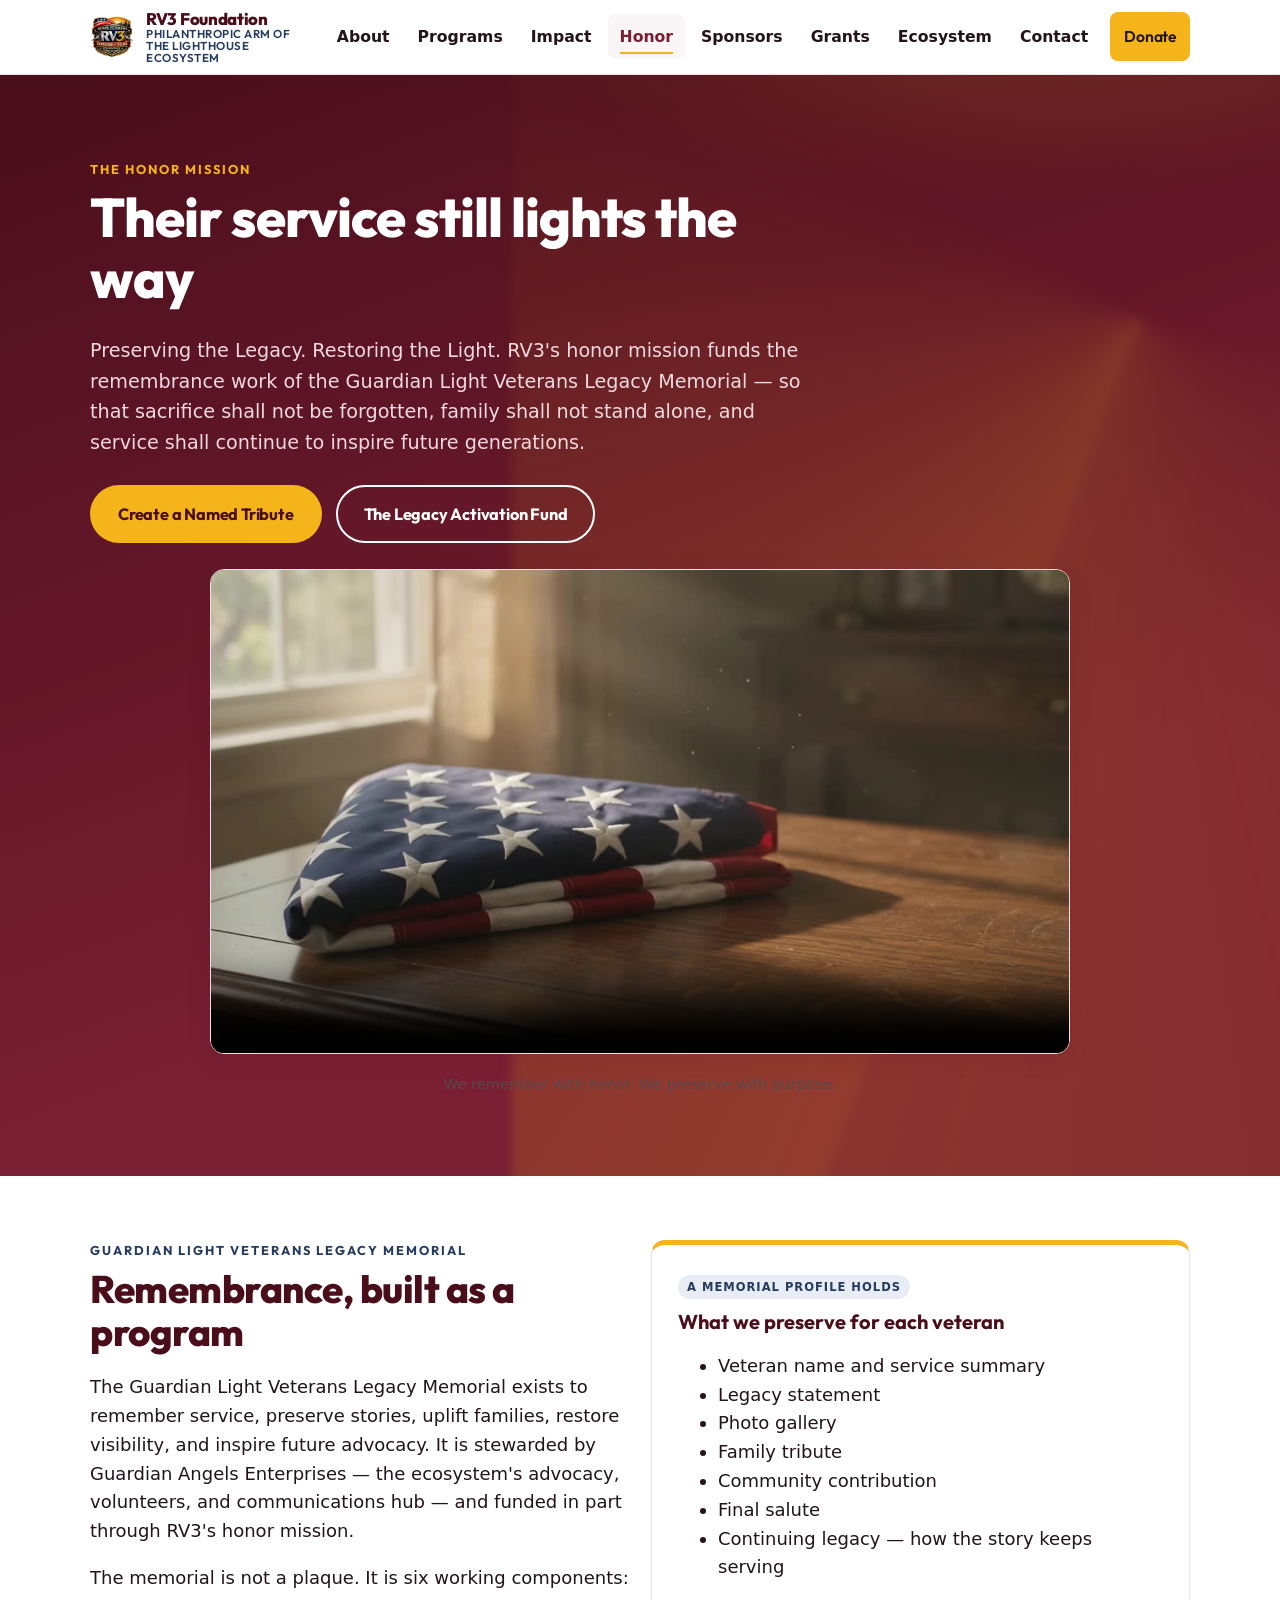
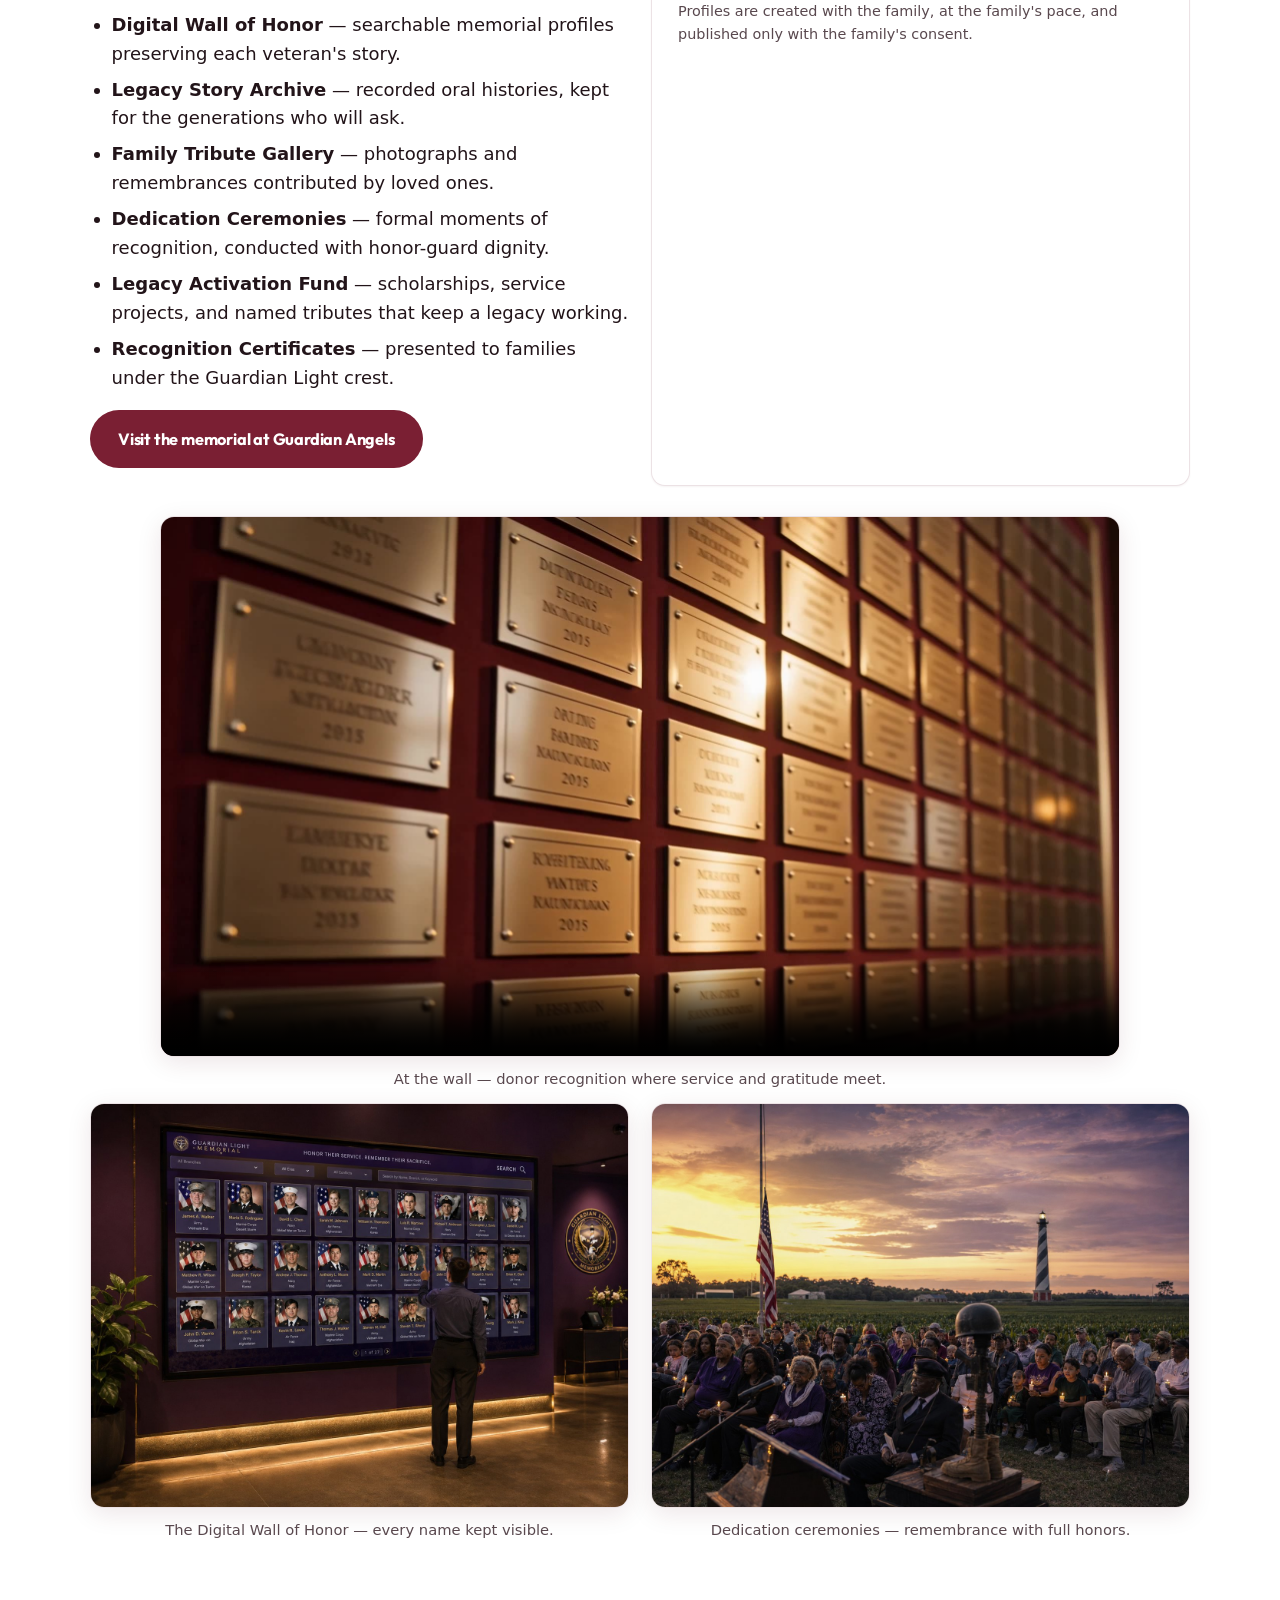
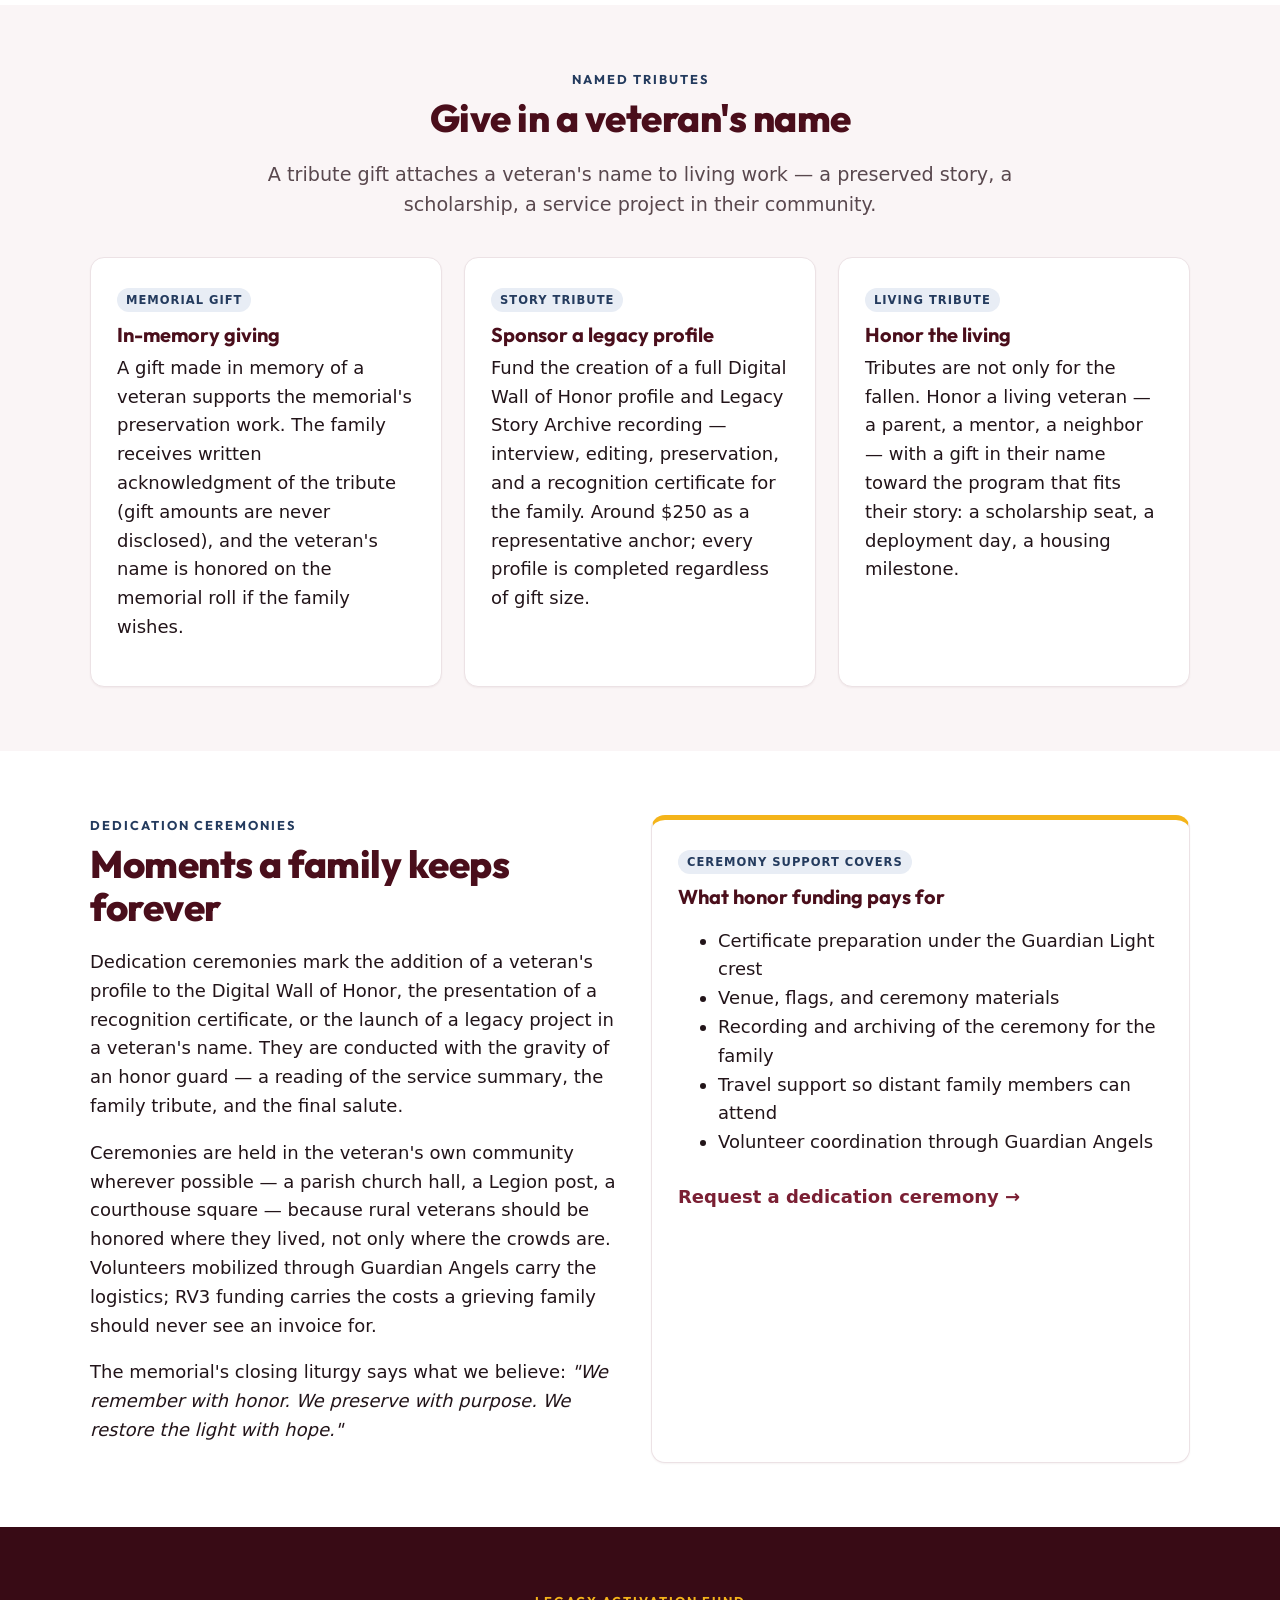
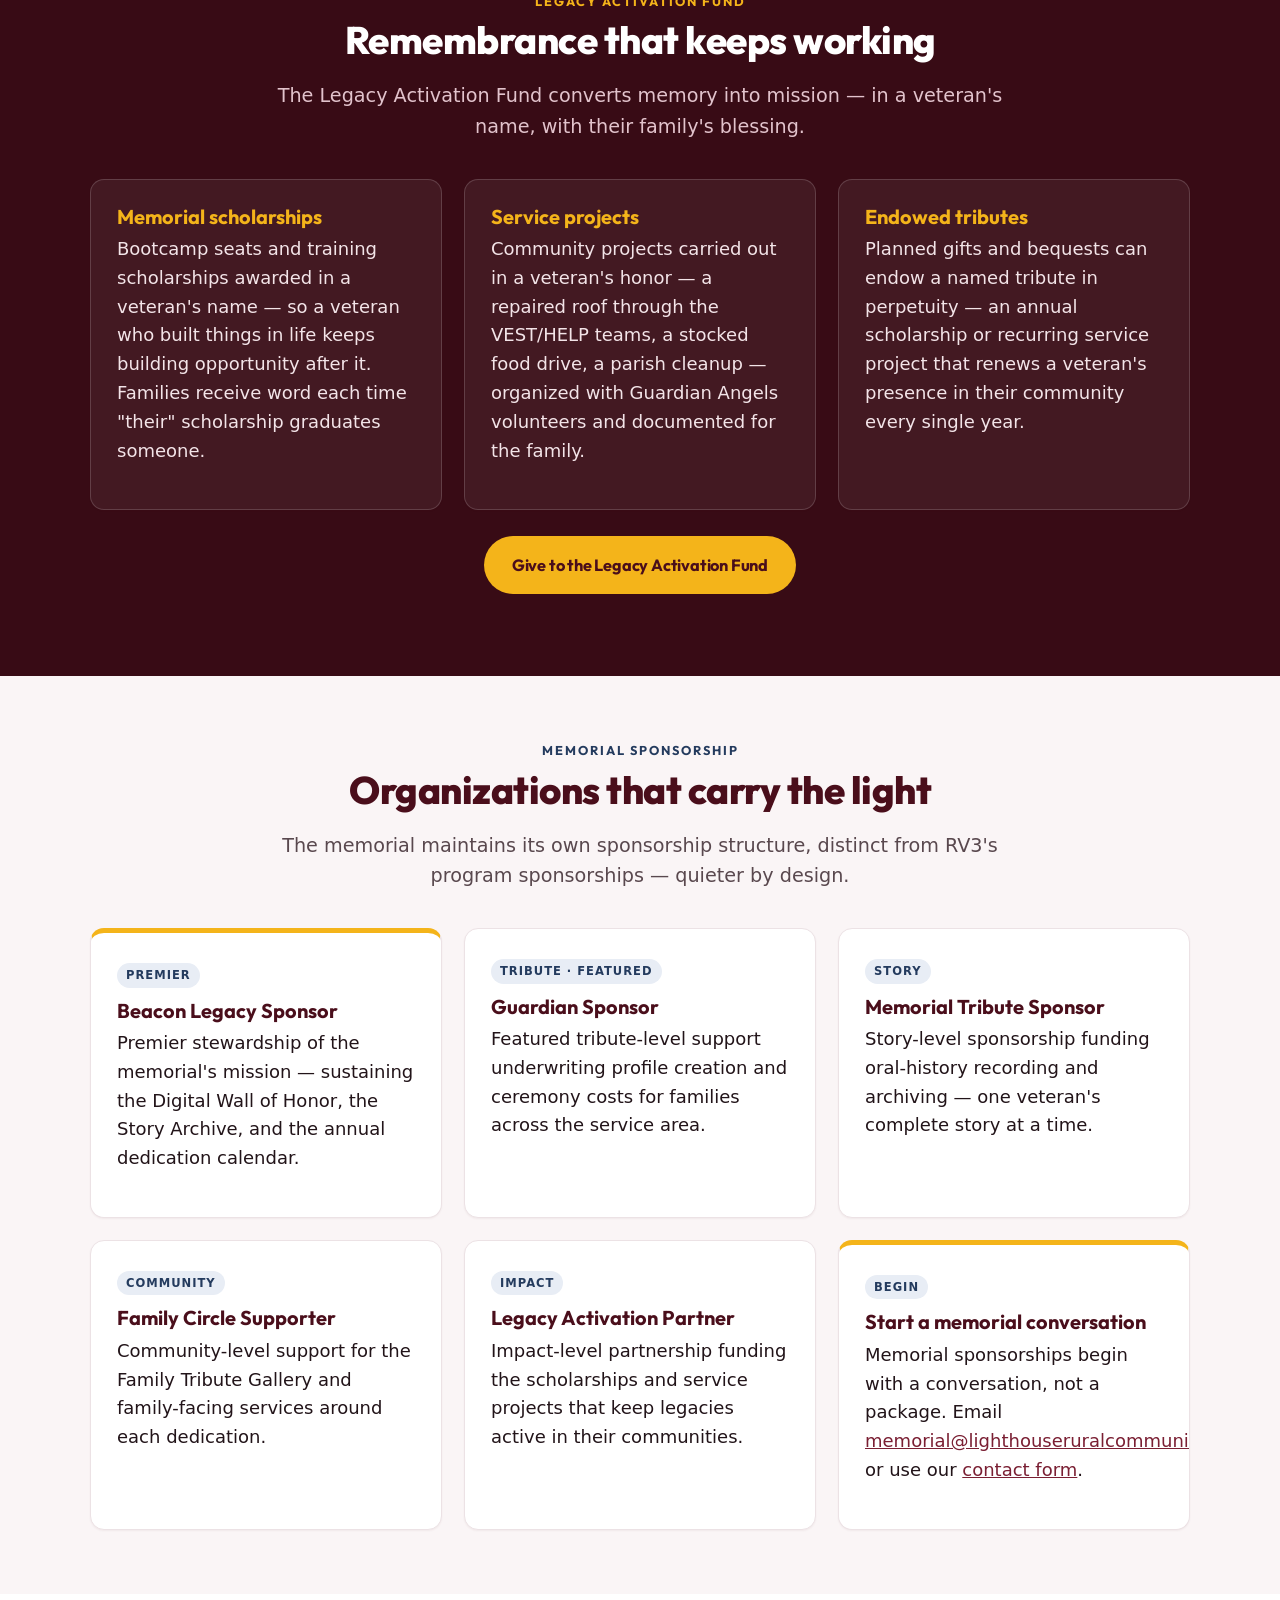
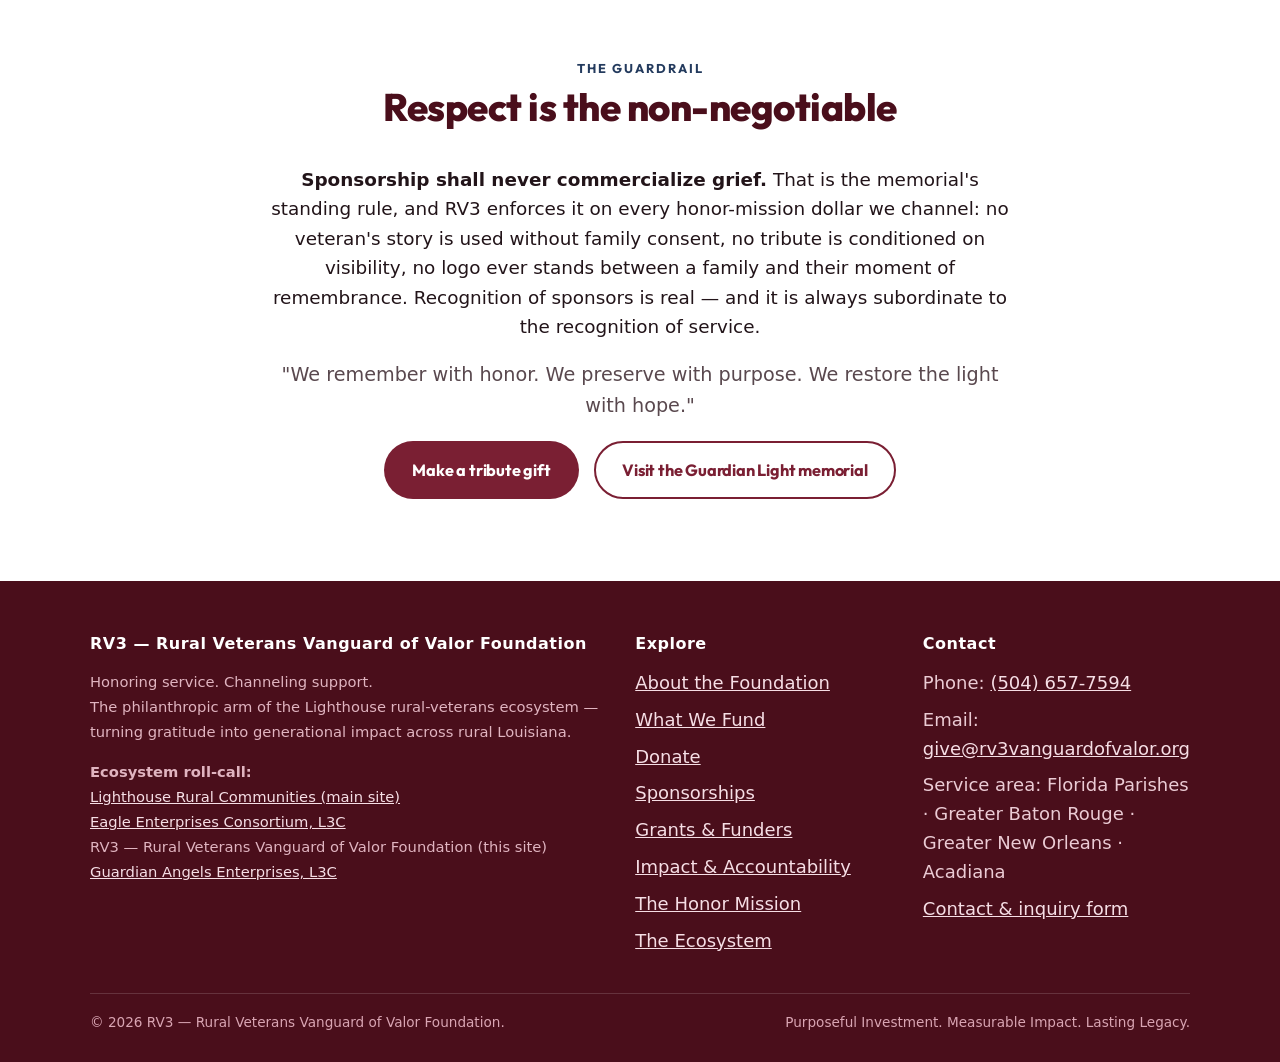
<file: honor.html>
<!DOCTYPE html>
<html lang="en">
<head>
  <meta charset="UTF-8">
  <meta name="viewport" content="width=device-width, initial-scale=1.0">
  <title>The Honor Mission | Guardian Light Memorial, Tributes &amp; Legacy Fund — RV3</title>
  <meta name="description" content="RV3's honor mission: the Guardian Light Veterans Legacy Memorial, named tributes, dedication ceremonies, and the Legacy Activation Fund's scholarships and service projects — remembrance handled with honor-guard dignity.">
  <link rel="canonical" href="https://www.rv3vanguardofvalor.org/honor">
  <meta property="og:type" content="website">
  <meta property="og:site_name" content="RV3 — Rural Veterans Vanguard of Valor Foundation">
  <meta property="og:title" content="The Honor Mission — RV3 Rural Veterans Vanguard of Valor Foundation">
  <meta property="og:description" content="Preserving the Legacy. Restoring the Light. Named tributes, dedication ceremonies, and the Legacy Activation Fund.">
  <meta property="og:url" content="https://www.rv3vanguardofvalor.org/honor">
  <meta property="og:image" content="https://www.rv3vanguardofvalor.org/assets/logo.png">
  <link rel="icon" type="image/png" href="assets/logo.png">
  <link rel="stylesheet" href="css/styles.css">
</head>
<body>
  <a class="skip-link" href="#main">Skip to main content</a>

  <header class="site-header">
    <div class="container">
      <nav class="nav" aria-label="Primary">
        <a class="brand" href="index.html">
          <img class="mark" src="assets/logo.png" alt="RV3 shield mark" width="44" height="44">
          <span class="brand-name">RV3 Foundation
            <span class="brand-sub">Philanthropic Arm of the Lighthouse Ecosystem</span>
          </span>
        </a>
        <button class="nav-toggle" aria-expanded="false" aria-controls="primary-nav">Menu</button>
        <ul id="primary-nav" class="nav-links">
          <li><a href="about.html">About</a></li>
          <li><a href="programs.html">Programs</a></li>
          <li><a href="impact.html">Impact</a></li>
          <li><a href="honor.html" aria-current="page">Honor</a></li>
          <li><a href="sponsors.html">Sponsors</a></li>
          <li><a href="grants.html">Grants</a></li>
          <li><a href="ecosystem.html">Ecosystem</a></li>
          <li><a href="contact.html">Contact</a></li>
          <li class="nav-cta"><a class="btn btn-gold" href="donate.html">Donate</a></li>
        </ul>
      </nav>
    </div>
  </header>

  <main id="main">

    <section class="hero">
      <div class="container">
        <p class="eyebrow" style="color:#F4B41A;">The Honor Mission</p>
        <h1>Their service still lights the way</h1>
        <p class="lead">Preserving the Legacy. Restoring the Light. RV3's honor mission funds the remembrance work of the Guardian Light Veterans Legacy Memorial — so that sacrifice shall not be forgotten, family shall not stand alone, and service shall continue to inspire future generations.</p>
        <div class="hero-ctas">
          <a class="btn btn-gold" href="#tributes">Create a Named Tribute</a>
          <a class="btn btn-ghost" style="color:#fff;border-color:#fff;" href="#legacy-fund">The Legacy Activation Fund</a>
        </div>
        <figure class="media video-figure" style="max-width:860px;margin:26px auto 0"><video class="brandshot" controls preload="none" playsinline poster="assets/img/honor-loop-poster.jpg" aria-label="A folded American flag beside a photo frame in morning light"><source src="assets/img/honor-loop.mp4" type="video/mp4"></video><figcaption>We remember with honor. We preserve with purpose.</figcaption></figure>
      </div>
    </section>

    <!-- The memorial -->
    <section class="section" id="memorial">
      <div class="container">
        <div class="grid grid-2" style="align-items:start;">
          <div class="prose">
            <p class="eyebrow">Guardian Light Veterans Legacy Memorial</p>
            <h2>Remembrance, built as a program</h2>
            <p>The Guardian Light Veterans Legacy Memorial exists to remember service, preserve stories, uplift families, restore visibility, and inspire future advocacy. It is stewarded by Guardian Angels Enterprises — the ecosystem's advocacy, volunteers, and communications hub — and funded in part through RV3's honor mission.</p>

            <p>The memorial is not a plaque. It is six working components:</p>
            <ul>
              <li><strong>Digital Wall of Honor</strong> — searchable memorial profiles preserving each veteran's story.</li>
              <li><strong>Legacy Story Archive</strong> — recorded oral histories, kept for the generations who will ask.</li>
              <li><strong>Family Tribute Gallery</strong> — photographs and remembrances contributed by loved ones.</li>
              <li><strong>Dedication Ceremonies</strong> — formal moments of recognition, conducted with honor-guard dignity.</li>
              <li><strong>Legacy Activation Fund</strong> — scholarships, service projects, and named tributes that keep a legacy working.</li>
              <li><strong>Recognition Certificates</strong> — presented to families under the Guardian Light crest.</li>
            </ul>
            <p><a class="btn btn-primary" href="https://www.guardianangelsenterprises.org">Visit the memorial at Guardian Angels</a></p>
          </div>
          <div class="card card--accent">
            <span class="tag">A Memorial Profile Holds</span>
            
      
<h3>What we preserve for each veteran</h3>
            <ul>
              <li>Veteran name and service summary</li>
              <li>Legacy statement</li>
              <li>Photo gallery</li>
              <li>Family tribute</li>
              <li>Community contribution</li>
              <li>Final salute</li>
              <li>Continuing legacy — how the story keeps serving</li>
            </ul>
            <p class="form-hint">Profiles are created with the family, at the family's pace, and published only with the family's consent.</p>
          </div>
        </div>
<figure class="media video-figure video-centered">
        <video class="brandshot" controls preload="none" playsinline poster="assets/img/donor-wall-poster.jpg" aria-label="Captain Compass at the RV3 donor recognition wall"><source src="assets/img/donor-wall.mp4" type="video/mp4"></video>
        <figcaption>At the wall &mdash; donor recognition where service and gratitude meet.</figcaption>
      </figure>

        <div class="grid grid-2">
          <figure class="media">
            <img class="brandshot" src="assets/img/wall-of-honor.jpg" data-glb tabindex="0" role="button" alt="The Guardian Light digital Wall of Honor" loading="lazy">
            <figcaption>The Digital Wall of Honor — every name kept visible.</figcaption>
          </figure>
          <figure class="media">
            <img class="brandshot" src="assets/img/dedication-ceremonies.jpg" data-glb tabindex="0" role="button" alt="A Guardian Light dedication ceremony" loading="lazy">
            <figcaption>Dedication ceremonies — remembrance with full honors.</figcaption>
          </figure>
        </div>
      </div>
    </section>

    <!-- Named tributes -->
    <section class="section section--alt" id="tributes">
      <div class="container">
        <div class="section-head">
          <p class="eyebrow">Named Tributes</p>
          <h2>Give in a veteran's name</h2>
          <p class="lead">A tribute gift attaches a veteran's name to living work — a preserved story, a scholarship, a service project in their community.</p>
        </div>
        <div class="grid grid-3">
          <div class="card">
            <span class="tag">Memorial Gift</span>
            <h3>In-memory giving</h3>
            <p>A gift made in memory of a veteran supports the memorial's preservation work. The family receives written acknowledgment of the tribute (gift amounts are never disclosed), and the veteran's name is honored on the memorial roll if the family wishes.</p>
          </div>
          <div class="card">
            <span class="tag">Story Tribute</span>
            <h3>Sponsor a legacy profile</h3>
            <p>Fund the creation of a full Digital Wall of Honor profile and Legacy Story Archive recording — interview, editing, preservation, and a recognition certificate for the family. Around $250 as a representative anchor; every profile is completed regardless of gift size.</p>
          </div>
          <div class="card">
            <span class="tag">Living Tribute</span>
            <h3>Honor the living</h3>
            <p>Tributes are not only for the fallen. Honor a living veteran — a parent, a mentor, a neighbor — with a gift in their name toward the program that fits their story: a scholarship seat, a deployment day, a housing milestone.</p>
          </div>
        </div>
      </div>
    </section>

    <!-- Dedication ceremonies -->
    <section class="section" id="ceremonies">
      <div class="container">
        <div class="grid grid-2" style="align-items:start;">
          <div class="prose">
            <p class="eyebrow">Dedication Ceremonies</p>
            <h2>Moments a family keeps forever</h2>
            <p>Dedication ceremonies mark the addition of a veteran's profile to the Digital Wall of Honor, the presentation of a recognition certificate, or the launch of a legacy project in a veteran's name. They are conducted with the gravity of an honor guard — a reading of the service summary, the family tribute, and the final salute.</p>
            <p>Ceremonies are held in the veteran's own community wherever possible — a parish church hall, a Legion post, a courthouse square — because rural veterans should be honored where they lived, not only where the crowds are. Volunteers mobilized through Guardian Angels carry the logistics; RV3 funding carries the costs a grieving family should never see an invoice for.</p>
            <p>The memorial's closing liturgy says what we believe: <em>"We remember with honor. We preserve with purpose. We restore the light with hope."</em></p>
          </div>
          <div class="card card--accent">
            <span class="tag">Ceremony Support Covers</span>
            <h3>What honor funding pays for</h3>
            <ul>
              <li>Certificate preparation under the Guardian Light crest</li>
              <li>Venue, flags, and ceremony materials</li>
              <li>Recording and archiving of the ceremony for the family</li>
              <li>Travel support so distant family members can attend</li>
              <li>Volunteer coordination through Guardian Angels</li>
            </ul>
            <a class="card-cta" href="contact.html">Request a dedication ceremony</a>
          </div>
        </div>
      </div>
    </section>

    <!-- Legacy Activation Fund -->
    <section class="section section--dark" id="legacy-fund">
      <div class="container">
        <div class="section-head">
          <p class="eyebrow" style="color:#F4B41A;">Legacy Activation Fund</p>
          <h2>Remembrance that keeps working</h2>
          <p class="lead">The Legacy Activation Fund converts memory into mission — in a veteran's name, with their family's blessing.</p>
        </div>
        <div class="grid grid-3">
          <div class="card" style="background:rgba(255,255,255,.06); border-color:rgba(255,255,255,.16);">
            <h3 style="color:#F4B41A;">Memorial scholarships</h3>
            <p style="color:#F3E4E8;">Bootcamp seats and training scholarships awarded in a veteran's name — so a veteran who built things in life keeps building opportunity after it. Families receive word each time "their" scholarship graduates someone.</p>
          </div>
          <div class="card" style="background:rgba(255,255,255,.06); border-color:rgba(255,255,255,.16);">
            <h3 style="color:#F4B41A;">Service projects</h3>
            <p style="color:#F3E4E8;">Community projects carried out in a veteran's honor — a repaired roof through the VEST/HELP teams, a stocked food drive, a parish cleanup — organized with Guardian Angels volunteers and documented for the family.</p>
          </div>
          <div class="card" style="background:rgba(255,255,255,.06); border-color:rgba(255,255,255,.16);">
            <h3 style="color:#F4B41A;">Endowed tributes</h3>
            <p style="color:#F3E4E8;">Planned gifts and bequests can endow a named tribute in perpetuity — an annual scholarship or recurring service project that renews a veteran's presence in their community every single year.</p>
          </div>
        </div>
        <p style="text-align:center; margin-top:26px;">
          <a class="btn btn-gold" href="donate.html">Give to the Legacy Activation Fund</a>
        </p>
      </div>
    </section>

    <!-- Memorial sponsorship tiers -->
    <section class="section section--alt" id="memorial-sponsors">
      <div class="container">
        <div class="section-head">
          <p class="eyebrow">Memorial Sponsorship</p>
          <h2>Organizations that carry the light</h2>
          <p class="lead">The memorial maintains its own sponsorship structure, distinct from RV3's program sponsorships — quieter by design.</p>
        </div>
        <div class="grid grid-3">
          <div class="card card--accent">
            <span class="tag">Premier</span>
            <h3>Beacon Legacy Sponsor</h3>
            <p>Premier stewardship of the memorial's mission — sustaining the Digital Wall of Honor, the Story Archive, and the annual dedication calendar.</p>
          </div>
          <div class="card">
            <span class="tag">Tribute · Featured</span>
            <h3>Guardian Sponsor</h3>
            <p>Featured tribute-level support underwriting profile creation and ceremony costs for families across the service area.</p>
          </div>
          <div class="card">
            <span class="tag">Story</span>
            <h3>Memorial Tribute Sponsor</h3>
            <p>Story-level sponsorship funding oral-history recording and archiving — one veteran's complete story at a time.</p>
          </div>
          <div class="card">
            <span class="tag">Community</span>
            <h3>Family Circle Supporter</h3>
            <p>Community-level support for the Family Tribute Gallery and family-facing services around each dedication.</p>
          </div>
          <div class="card">
            <span class="tag">Impact</span>
            <h3>Legacy Activation Partner</h3>
            <p>Impact-level partnership funding the scholarships and service projects that keep legacies active in their communities.</p>
          </div>
          <div class="card card--accent">
            <span class="tag">Begin</span>
            <h3>Start a memorial conversation</h3>
            <p>Memorial sponsorships begin with a conversation, not a package. Email <a href="mailto:memorial@lighthouseruralcommunities.org">memorial@lighthouseruralcommunities.org</a> or use our <a href="contact.html">contact form</a>.</p>
          </div>
        </div>
      </div>
    </section>

    <!-- Guardrail -->
    <section class="section" id="guardrail">
      <div class="container">
        <div class="section-head">
          <p class="eyebrow">The Guardrail</p>
          <h2>Respect is the non-negotiable</h2>
        </div>
        <div class="prose" style="margin:0 auto; text-align:center;">
          <p style="font-size:1.15rem;"><strong>Sponsorship shall never commercialize grief.</strong> That is the memorial's standing rule, and RV3 enforces it on every honor-mission dollar we channel: no veteran's story is used without family consent, no tribute is conditioned on visibility, no logo ever stands between a family and their moment of remembrance. Recognition of sponsors is real — and it is always subordinate to the recognition of service.</p>
          <p class="lead">"We remember with honor. We preserve with purpose. We restore the light with hope."</p>
        </div>
        <p style="text-align:center; margin-top:20px;">
          <a class="btn btn-primary" href="donate.html">Make a tribute gift</a>
          <a class="btn btn-ghost" href="https://www.guardianangelsenterprises.org" style="margin-left:10px;">Visit the Guardian Light memorial</a>
        </p>
      </div>
    </section>

  </main>

  <footer class="site-footer">
    <div class="container">
      <div class="footer-grid">
        <div>
          <h4>RV3 — Rural Veterans Vanguard of Valor Foundation</h4>
          <p class="footer-entities">Honoring service. Channeling support.<br>
          The philanthropic arm of the Lighthouse rural-veterans ecosystem — turning gratitude into generational impact across rural Louisiana.</p>
          <p class="footer-entities"><strong>Ecosystem roll-call:</strong><br>
            <a href="https://lighthouse-rural-communities.vercel.app">Lighthouse Rural Communities (main site)</a><br>
            <a href="https://www.eagleenterprisesconsortiuml3c.org">Eagle Enterprises Consortium, L3C</a><br>
            RV3 — Rural Veterans Vanguard of Valor Foundation (this site)<br>
            <a href="https://www.guardianangelsenterprises.org">Guardian Angels Enterprises, L3C</a>
          </p>
        </div>
        <div>
          <h4>Explore</h4>
          <ul>
            <li><a href="about.html">About the Foundation</a></li>
            <li><a href="programs.html">What We Fund</a></li>
            <li><a href="donate.html">Donate</a></li>
            <li><a href="sponsors.html">Sponsorships</a></li>
            <li><a href="grants.html">Grants &amp; Funders</a></li>
            <li><a href="impact.html">Impact &amp; Accountability</a></li>
            <li><a href="honor.html">The Honor Mission</a></li>
            <li><a href="ecosystem.html">The Ecosystem</a></li>
          </ul>
        </div>
        <div>
          <h4>Contact</h4>
          <ul>
            <li>Phone: <a href="tel:+15046577594">(504) 657-7594</a></li>
            <li>Email: <a href="mailto:give@rv3vanguardofvalor.org">give@rv3vanguardofvalor.org</a></li>
            <li>Service area: Florida Parishes · Greater Baton Rouge · Greater New Orleans · Acadiana</li>
            <li><a href="contact.html">Contact &amp; inquiry form</a></li>
          </ul>
        </div>
      </div>
      <div class="footer-bottom">
        <span>© <span id="year">2026</span> RV3 — Rural Veterans Vanguard of Valor Foundation.</span>
        <span>Purposeful Investment. Measurable Impact. Lasting Legacy.</span>
      </div>
    </div>
  </footer>

  <script src="js/main.js"></script>
</body>
</html>
</file>
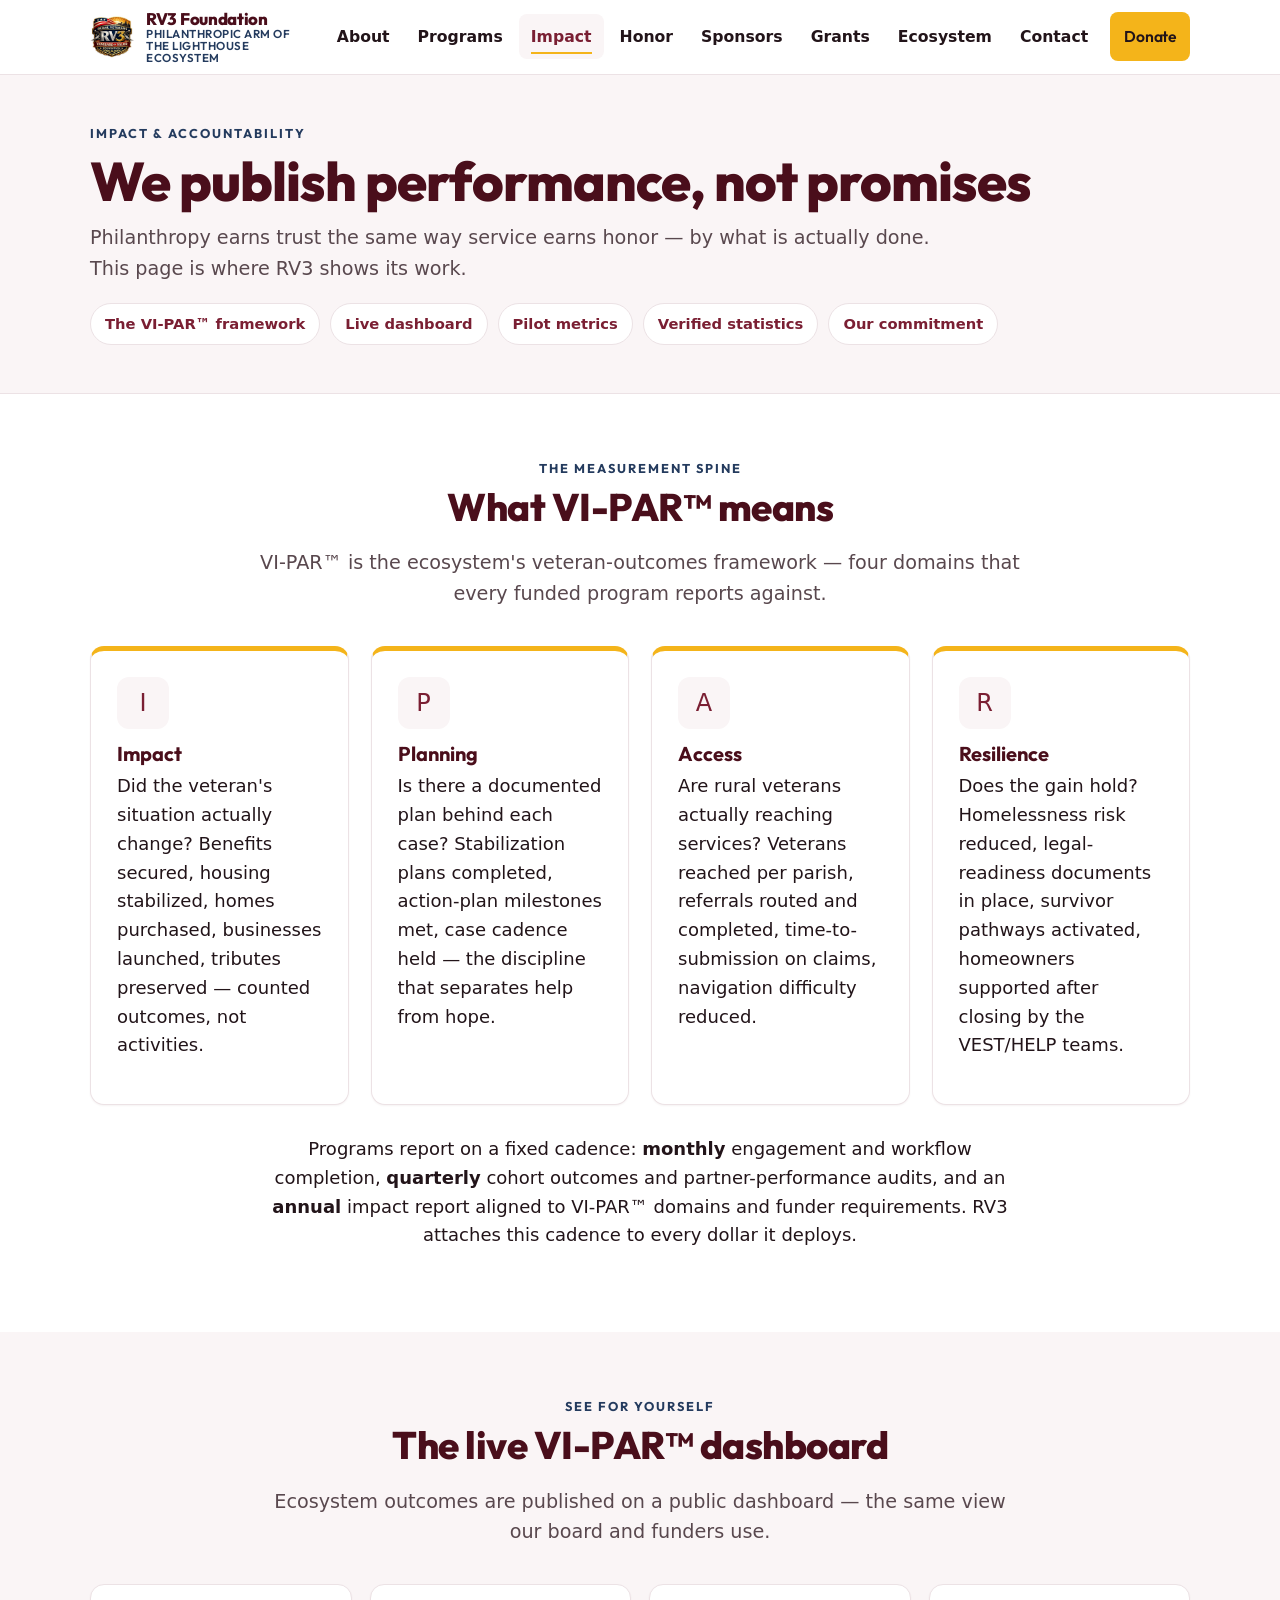
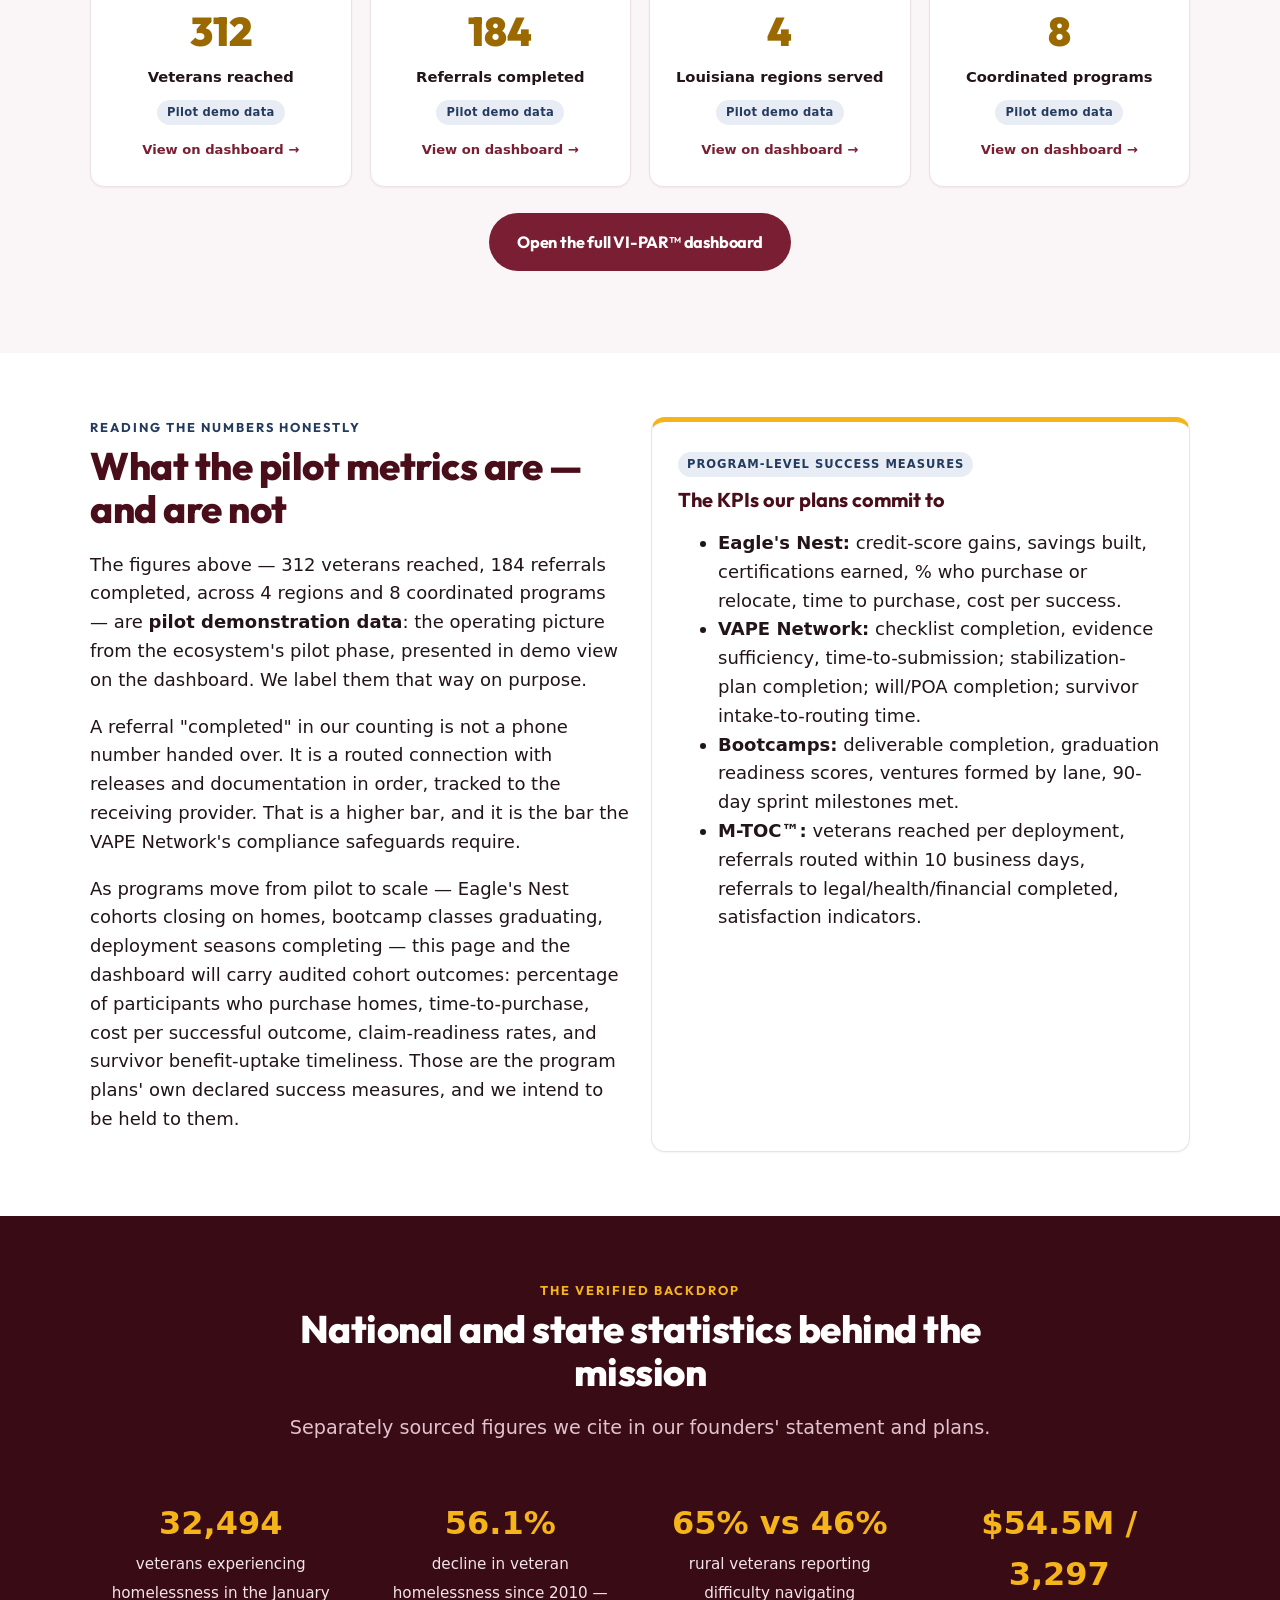
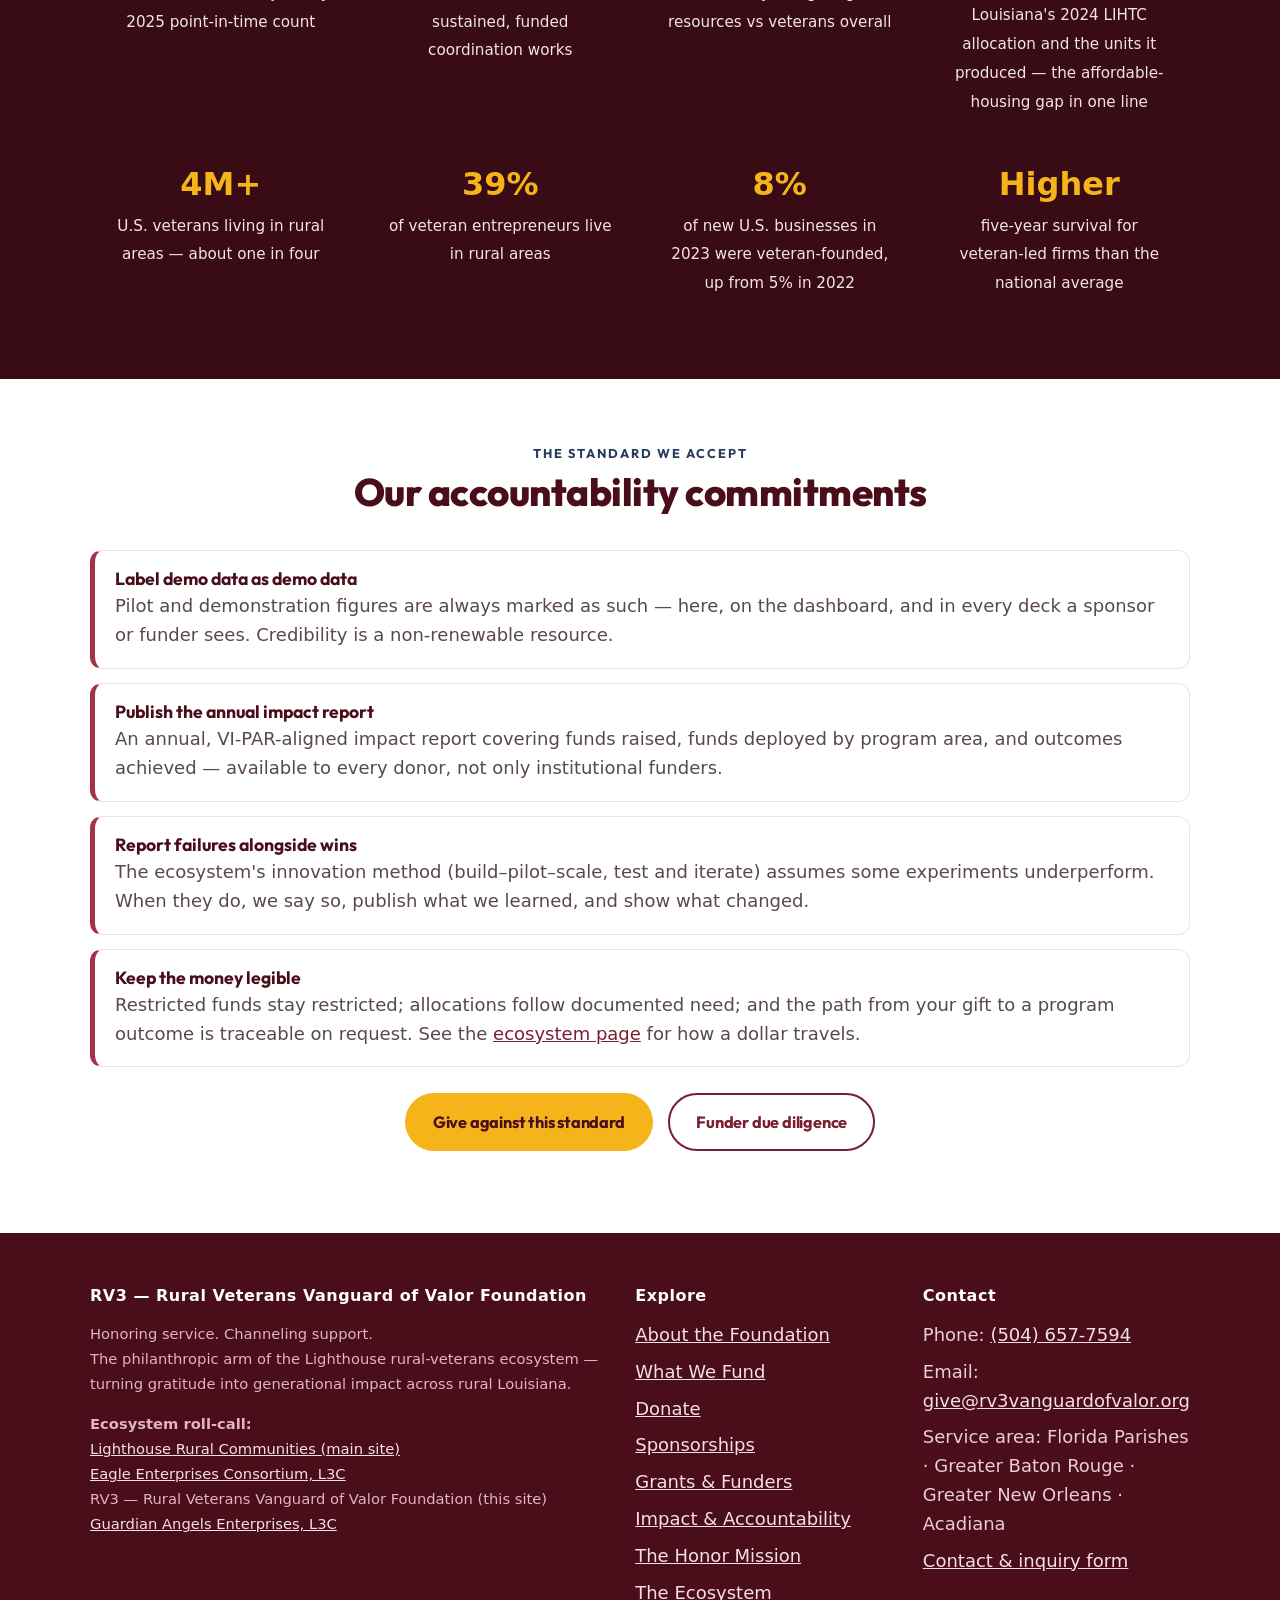
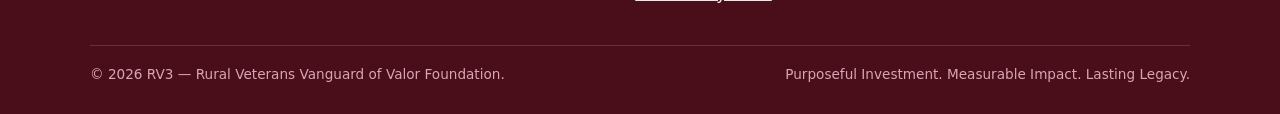
<file: impact.html>
<!DOCTYPE html>
<html lang="en">
<head>
  <meta charset="UTF-8">
  <meta name="viewport" content="width=device-width, initial-scale=1.0">
  <title>Impact &amp; Accountability | VI-PAR Outcomes — RV3 Foundation</title>
  <meta name="description" content="How RV3 proves what your gift did: the VI-PAR framework (Veteran Impact, Performance, Accountability &amp; Reporting), the live outcomes dashboard, pilot metrics, and verified national and state statistics behind the mission.">
  <link rel="canonical" href="https://www.rv3vanguardofvalor.org/impact">
  <meta property="og:type" content="website">
  <meta property="og:site_name" content="RV3 — Rural Veterans Vanguard of Valor Foundation">
  <meta property="og:title" content="Impact &amp; Accountability — RV3 Foundation">
  <meta property="og:description" content="Performance, not promises: the VI-PAR accountability framework and the numbers behind RV3's mission.">
  <meta property="og:url" content="https://www.rv3vanguardofvalor.org/impact">
  <meta property="og:image" content="https://www.rv3vanguardofvalor.org/assets/logo.png">
  <link rel="icon" type="image/png" href="assets/logo.png">
  <link rel="stylesheet" href="css/styles.css">
</head>
<body>
  <a class="skip-link" href="#main">Skip to main content</a>

  <header class="site-header">
    <div class="container">
      <nav class="nav" aria-label="Primary">
        <a class="brand" href="index.html">
          <img class="mark" src="assets/logo.png" alt="RV3 shield mark" width="44" height="44">
          <span class="brand-name">RV3 Foundation
            <span class="brand-sub">Philanthropic Arm of the Lighthouse Ecosystem</span>
          </span>
        </a>
        <button class="nav-toggle" aria-expanded="false" aria-controls="primary-nav">Menu</button>
        <ul id="primary-nav" class="nav-links">
          <li><a href="about.html">About</a></li>
          <li><a href="programs.html">Programs</a></li>
          <li><a href="impact.html" aria-current="page">Impact</a></li>
          <li><a href="honor.html">Honor</a></li>
          <li><a href="sponsors.html">Sponsors</a></li>
          <li><a href="grants.html">Grants</a></li>
          <li><a href="ecosystem.html">Ecosystem</a></li>
          <li><a href="contact.html">Contact</a></li>
          <li class="nav-cta"><a class="btn btn-gold" href="donate.html">Donate</a></li>
        </ul>
      </nav>
    </div>
  </header>

  <main id="main">

    <section class="page-hero">
      <div class="container">
        <p class="eyebrow">Impact &amp; Accountability</p>
        <h1>We publish performance, not promises</h1>
        <p class="lead" style="max-width:70ch;">Philanthropy earns trust the same way service earns honor — by what is actually done. This page is where RV3 shows its work.</p>
        <nav class="anchor-nav" aria-label="On this page">
          <a href="#vipar">The VI-PAR™ framework</a>
          <a href="#dashboard">Live dashboard</a>
          <a href="#pilot">Pilot metrics</a>
          <a href="#verified">Verified statistics</a>
          <a href="#commitment">Our commitment</a>
        </nav>
      </div>
    </section>

    <!-- VI-PAR -->
    <section class="section" id="vipar">
      <div class="container">
        <div class="section-head">
          <p class="eyebrow">The Measurement Spine</p>
          <h2>What VI-PAR™ means</h2>
          <p class="lead">VI-PAR™ is the ecosystem's veteran-outcomes framework — four domains that every funded program reports against.</p>
        </div>
        <div class="grid grid-4">
          <div class="card card--accent">
            <div class="icon-badge" aria-hidden="true">I</div>
            <h3>Impact</h3>
            <p>Did the veteran's situation actually change? Benefits secured, housing stabilized, homes purchased, businesses launched, tributes preserved — counted outcomes, not activities.</p>
          </div>
          <div class="card card--accent">
            <div class="icon-badge" aria-hidden="true">P</div>
            <h3>Planning</h3>
            <p>Is there a documented plan behind each case? Stabilization plans completed, action-plan milestones met, case cadence held — the discipline that separates help from hope.</p>
          </div>
          <div class="card card--accent">
            <div class="icon-badge" aria-hidden="true">A</div>
            <h3>Access</h3>
            <p>Are rural veterans actually reaching services? Veterans reached per parish, referrals routed and completed, time-to-submission on claims, navigation difficulty reduced.</p>
          </div>
          <div class="card card--accent">
            <div class="icon-badge" aria-hidden="true">R</div>
            <h3>Resilience</h3>
            <p>Does the gain hold? Homelessness risk reduced, legal-readiness documents in place, survivor pathways activated, homeowners supported after closing by the VEST/HELP teams.</p>
          </div>
        </div>
        <div class="prose" style="margin:30px auto 0; text-align:center; max-width:760px;">
          <p>Programs report on a fixed cadence: <strong>monthly</strong> engagement and workflow completion, <strong>quarterly</strong> cohort outcomes and partner-performance audits, and an <strong>annual</strong> impact report aligned to VI-PAR™ domains and funder requirements. RV3 attaches this cadence to every dollar it deploys.</p>
        </div>
      </div>
    </section>

    <!-- Dashboard -->
    <section class="section section--alt" id="dashboard">
      <div class="container">
        <div class="section-head">
          <p class="eyebrow">See For Yourself</p>
          <h2>The live VI-PAR™ dashboard</h2>
          <p class="lead">Ecosystem outcomes are published on a public dashboard — the same view our board and funders use.</p>
        </div>
        <div class="metric-grid">
          <a class="metric-card" href="https://hub-vi-par-dashboard.vercel.app/?view=vipar&amp;demo=1">
            <span class="metric-value">312</span>
            <span class="metric-label">Veterans reached</span>
            <span class="metric-trend">Pilot demo data</span>
            <span class="metric-view">View on dashboard</span>
          </a>
          <a class="metric-card" href="https://hub-vi-par-dashboard.vercel.app/?view=vipar&amp;demo=1">
            <span class="metric-value">184</span>
            <span class="metric-label">Referrals completed</span>
            <span class="metric-trend">Pilot demo data</span>
            <span class="metric-view">View on dashboard</span>
          </a>
          <a class="metric-card" href="https://hub-vi-par-dashboard.vercel.app/?view=vipar&amp;demo=1">
            <span class="metric-value">4</span>
            <span class="metric-label">Louisiana regions served</span>
            <span class="metric-trend">Pilot demo data</span>
            <span class="metric-view">View on dashboard</span>
          </a>
          <a class="metric-card" href="https://hub-vi-par-dashboard.vercel.app/?view=vipar&amp;demo=1">
            <span class="metric-value">8</span>
            <span class="metric-label">Coordinated programs</span>
            <span class="metric-trend">Pilot demo data</span>
            <span class="metric-view">View on dashboard</span>
          </a>
        </div>
        <p style="text-align:center; margin-top:26px;">
          <a class="btn btn-primary" href="https://hub-vi-par-dashboard.vercel.app/?view=vipar&amp;demo=1">Open the full VI-PAR™ dashboard</a>
        </p>
      </div>
    </section>

    <!-- Pilot metrics explanation -->
    <section class="section" id="pilot">
      <div class="container">
        <div class="grid grid-2" style="align-items:start;">
          <div class="prose">
            <p class="eyebrow">Reading the Numbers Honestly</p>
            <h2>What the pilot metrics are — and are not</h2>
            <p>The figures above — 312 veterans reached, 184 referrals completed, across 4 regions and 8 coordinated programs — are <strong>pilot demonstration data</strong>: the operating picture from the ecosystem's pilot phase, presented in demo view on the dashboard. We label them that way on purpose.</p>
            <p>A referral "completed" in our counting is not a phone number handed over. It is a routed connection with releases and documentation in order, tracked to the receiving provider. That is a higher bar, and it is the bar the VAPE Network's compliance safeguards require.</p>
            <p>As programs move from pilot to scale — Eagle's Nest cohorts closing on homes, bootcamp classes graduating, deployment seasons completing — this page and the dashboard will carry audited cohort outcomes: percentage of participants who purchase homes, time-to-purchase, cost per successful outcome, claim-readiness rates, and survivor benefit-uptake timeliness. Those are the program plans' own declared success measures, and we intend to be held to them.</p>
          </div>
          <div class="card card--accent">
            <span class="tag">Program-Level Success Measures</span>
            <h3>The KPIs our plans commit to</h3>
            <ul>
              <li><strong>Eagle's Nest:</strong> credit-score gains, savings built, certifications earned, % who purchase or relocate, time to purchase, cost per success.</li>
              <li><strong>VAPE Network:</strong> checklist completion, evidence sufficiency, time-to-submission; stabilization-plan completion; will/POA completion; survivor intake-to-routing time.</li>
              <li><strong>Bootcamps:</strong> deliverable completion, graduation readiness scores, ventures formed by lane, 90-day sprint milestones met.</li>
              <li><strong>M-TOC™:</strong> veterans reached per deployment, referrals routed within 10 business days, referrals to legal/health/financial completed, satisfaction indicators.</li>
            </ul>
          </div>
        </div>
      </div>
    </section>

    <!-- Verified stats -->
    <section class="section section--dark" id="verified">
      <div class="container">
        <div class="section-head">
          <p class="eyebrow" style="color:#F4B41A;">The Verified Backdrop</p>
          <h2>National and state statistics behind the mission</h2>
          <p class="lead">Separately sourced figures we cite in our founders' statement and plans.</p>
        </div>
        <div class="stats">
          <div class="stat"><b>32,495</b><span>veterans experiencing homelessness in the January 2025 point-in-time count</span></div>
          <div class="stat"><b>56.1%</b><span>decline in veteran homelessness since 2010 — sustained, funded coordination works</span></div>
          <div class="stat"><b>65% vs 46%</b><span>rural veterans reporting difficulty navigating resources vs veterans overall</span></div>
          <div class="stat"><b>$54.5M / 3,297</b><span>Louisiana's 2024 LIHTC allocation and the units it produced — the affordable-housing gap in one line</span></div>
        </div>
        <div class="stats" style="margin-top:8px;">
          <div class="stat"><b>4M+</b><span>U.S. veterans living in rural areas — about one in four</span></div>
          <div class="stat"><b>39%</b><span>of veteran entrepreneurs live in rural areas</span></div>
          <div class="stat"><b>8%</b><span>of new U.S. businesses in 2023 were veteran-founded, up from 5% in 2022</span></div>
          <div class="stat"><b>Higher</b><span>five-year survival for veteran-led firms than the national average</span></div>
        </div>
      </div>
    </section>

    <!-- Commitment -->
    <section class="section" id="commitment">
      <div class="container">
        <div class="section-head">
          <p class="eyebrow">The Standard We Accept</p>
          <h2>Our accountability commitments</h2>
        </div>
        <div class="eco-list">
          <div class="eco-item">
            <div>
              <h3>Label demo data as demo data</h3>
              <p>Pilot and demonstration figures are always marked as such — here, on the dashboard, and in every deck a sponsor or funder sees. Credibility is a non-renewable resource.</p>
            </div>
          </div>
          <div class="eco-item">
            <div>
              <h3>Publish the annual impact report</h3>
              <p>An annual, VI-PAR-aligned impact report covering funds raised, funds deployed by program area, and outcomes achieved — available to every donor, not only institutional funders.</p>
            </div>
          </div>
          <div class="eco-item">
            <div>
              <h3>Report failures alongside wins</h3>
              <p>The ecosystem's innovation method (build–pilot–scale, test and iterate) assumes some experiments underperform. When they do, we say so, publish what we learned, and show what changed.</p>
            </div>
          </div>
          <div class="eco-item">
            <div>
              <h3>Keep the money legible</h3>
              <p>Restricted funds stay restricted; allocations follow documented need; and the path from your gift to a program outcome is traceable on request. See the <a href="ecosystem.html">ecosystem page</a> for how a dollar travels.</p>
            </div>
          </div>
        </div>
        <p style="text-align:center; margin-top:26px;">
          <a class="btn btn-gold" href="donate.html">Give against this standard</a>
          <a class="btn btn-ghost" href="grants.html" style="margin-left:10px;">Funder due diligence</a>
        </p>
      </div>
    </section>

  </main>

  <footer class="site-footer">
    <div class="container">
      <div class="footer-grid">
        <div>
          <h4>RV3 — Rural Veterans Vanguard of Valor Foundation</h4>
          <p class="footer-entities">Honoring service. Channeling support.<br>
          The philanthropic arm of the Lighthouse rural-veterans ecosystem — turning gratitude into generational impact across rural Louisiana.</p>
          <p class="footer-entities"><strong>Ecosystem roll-call:</strong><br>
            <a href="https://lighthouse-rural-communities.vercel.app">Lighthouse Rural Communities (main site)</a><br>
            <a href="https://www.eagleenterprisesconsortiuml3c.org">Eagle Enterprises Consortium, L3C</a><br>
            RV3 — Rural Veterans Vanguard of Valor Foundation (this site)<br>
            <a href="https://www.guardianangelsenterprises.org">Guardian Angels Enterprises, L3C</a>
          </p>
        </div>
        <div>
          <h4>Explore</h4>
          <ul>
            <li><a href="about.html">About the Foundation</a></li>
            <li><a href="programs.html">What We Fund</a></li>
            <li><a href="donate.html">Donate</a></li>
            <li><a href="sponsors.html">Sponsorships</a></li>
            <li><a href="grants.html">Grants &amp; Funders</a></li>
            <li><a href="impact.html">Impact &amp; Accountability</a></li>
            <li><a href="honor.html">The Honor Mission</a></li>
            <li><a href="ecosystem.html">The Ecosystem</a></li>
          </ul>
        </div>
        <div>
          <h4>Contact</h4>
          <ul>
            <li>Phone: <a href="tel:+15046577594">(504) 657-7594</a></li>
            <li>Email: <a href="mailto:give@rv3vanguardofvalor.org">give@rv3vanguardofvalor.org</a></li>
            <li>Service area: Florida Parishes · Greater Baton Rouge · Greater New Orleans · Acadiana</li>
            <li><a href="contact.html">Contact &amp; inquiry form</a></li>
          </ul>
        </div>
      </div>
      <div class="footer-bottom">
        <span>© <span id="year">2026</span> RV3 — Rural Veterans Vanguard of Valor Foundation.</span>
        <span>Purposeful Investment. Measurable Impact. Lasting Legacy.</span>
      </div>
    </div>
  </footer>

  <script src="js/main.js"></script>
</body>
</html>
</file>
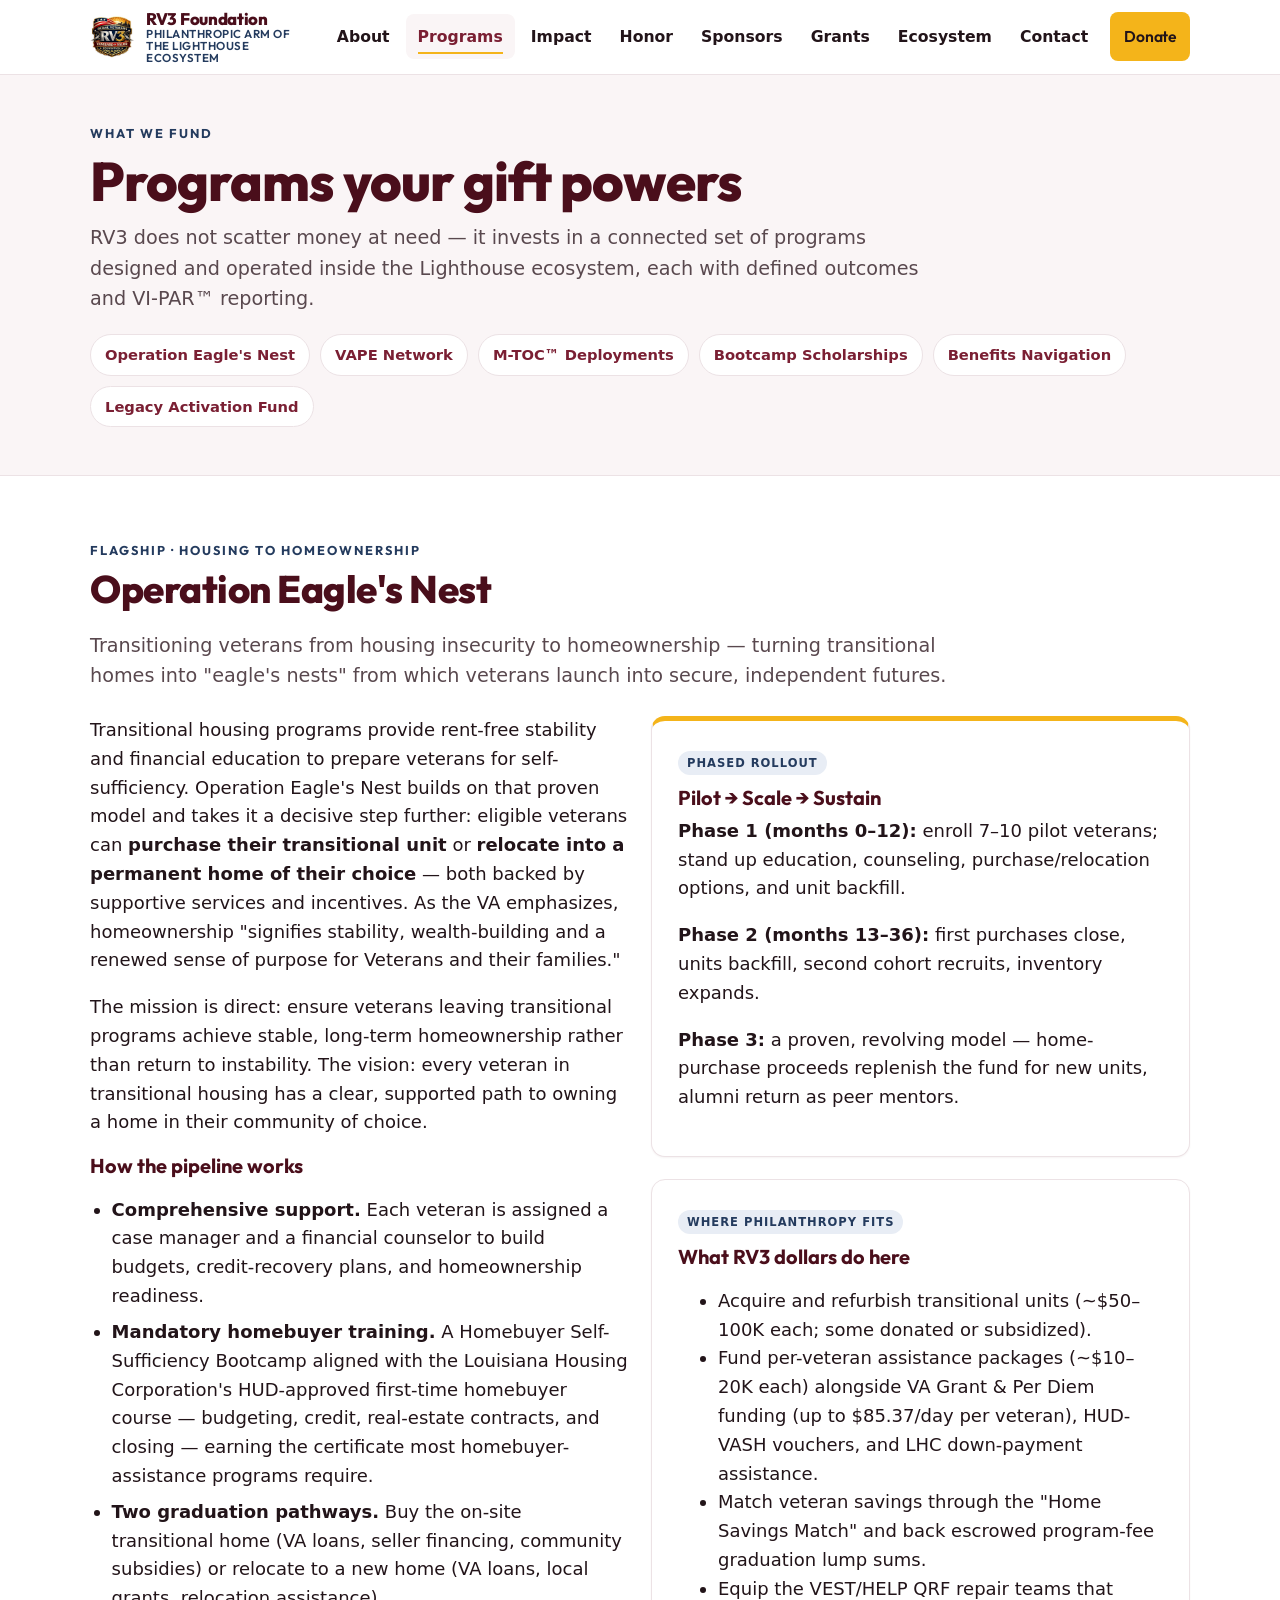
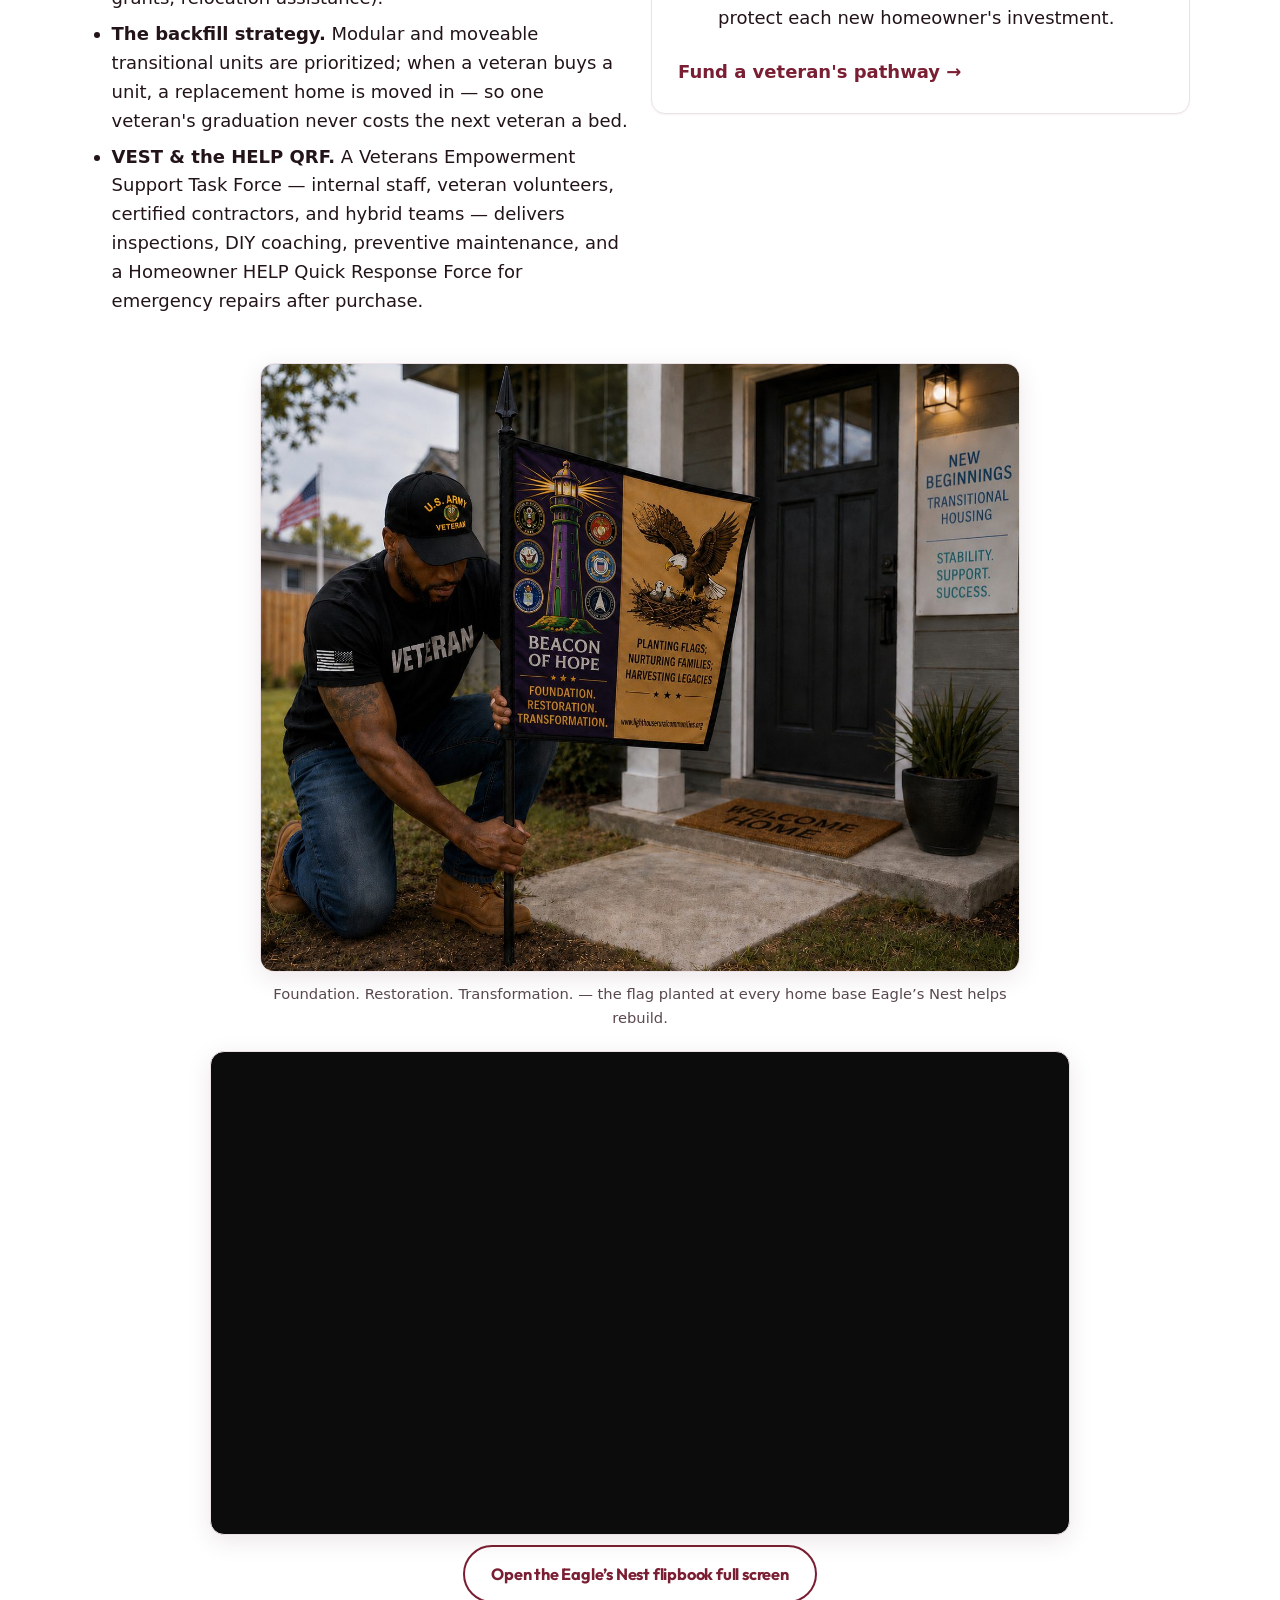
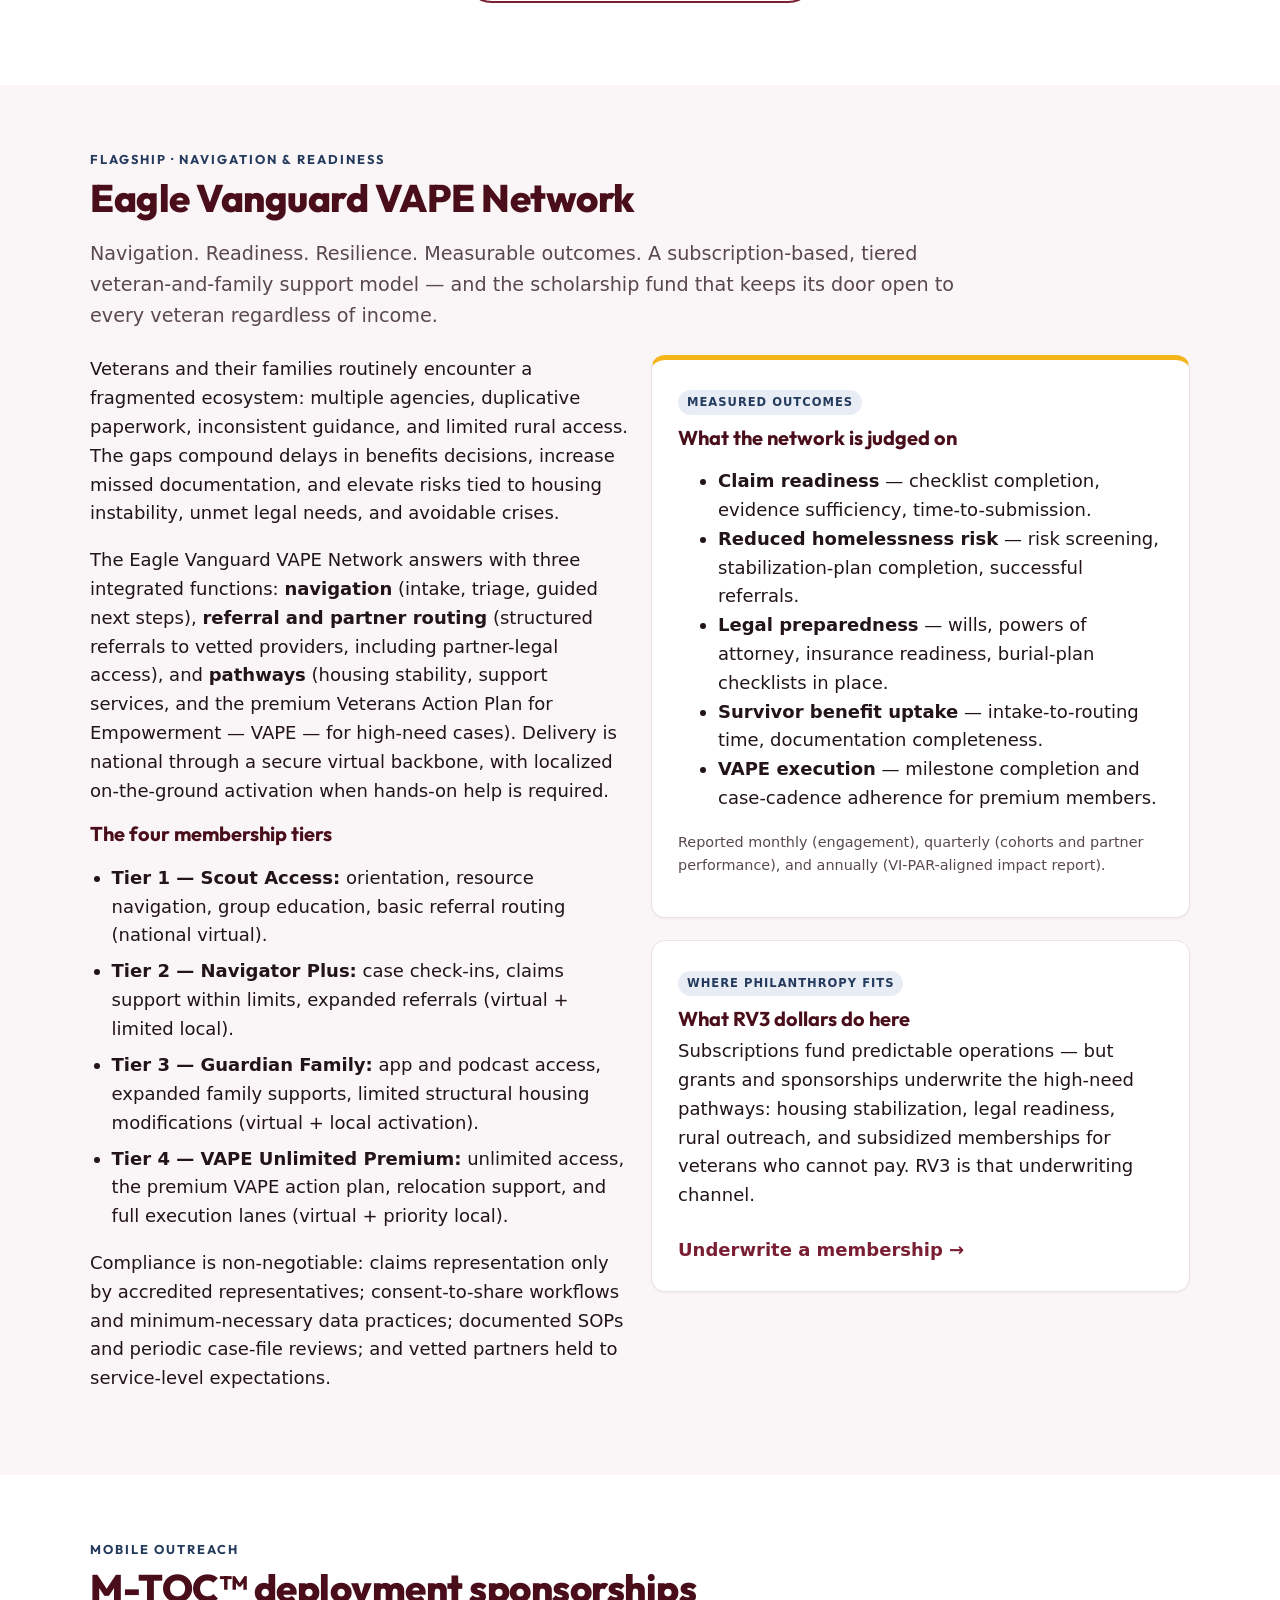
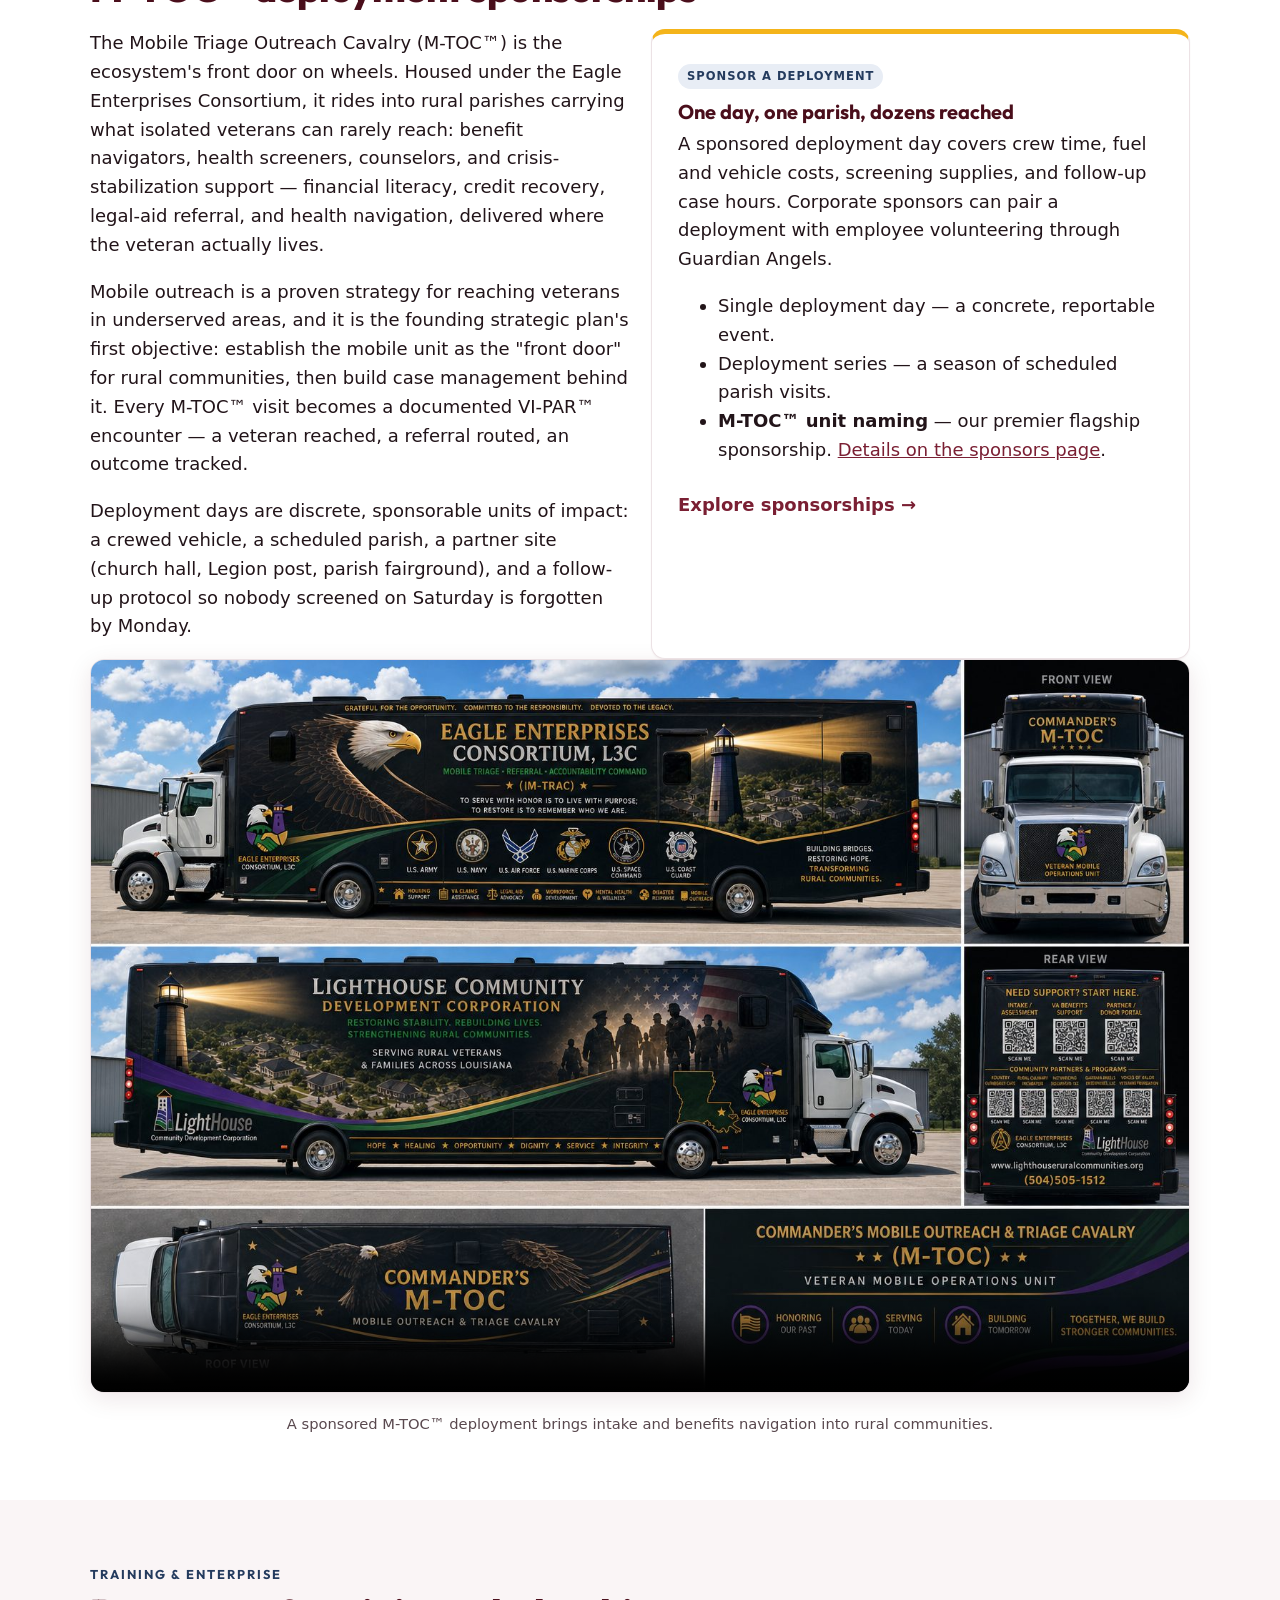
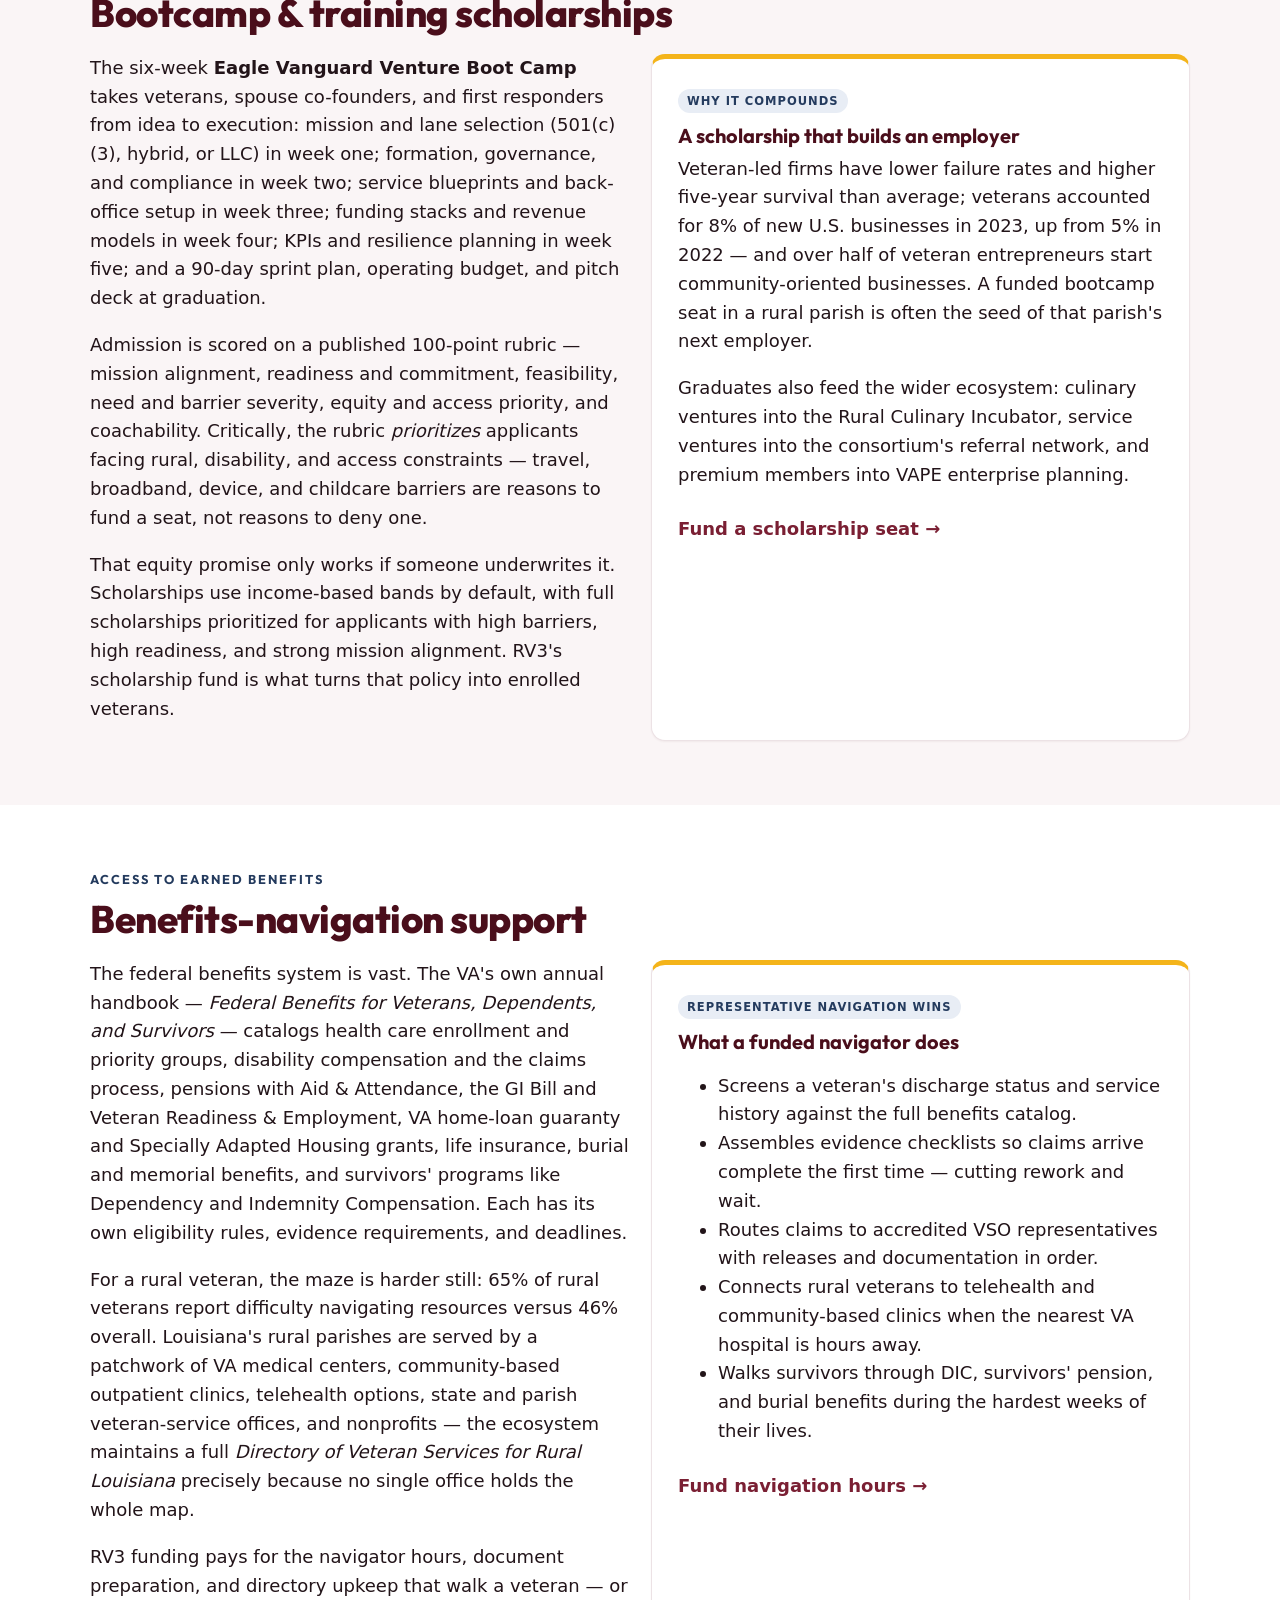
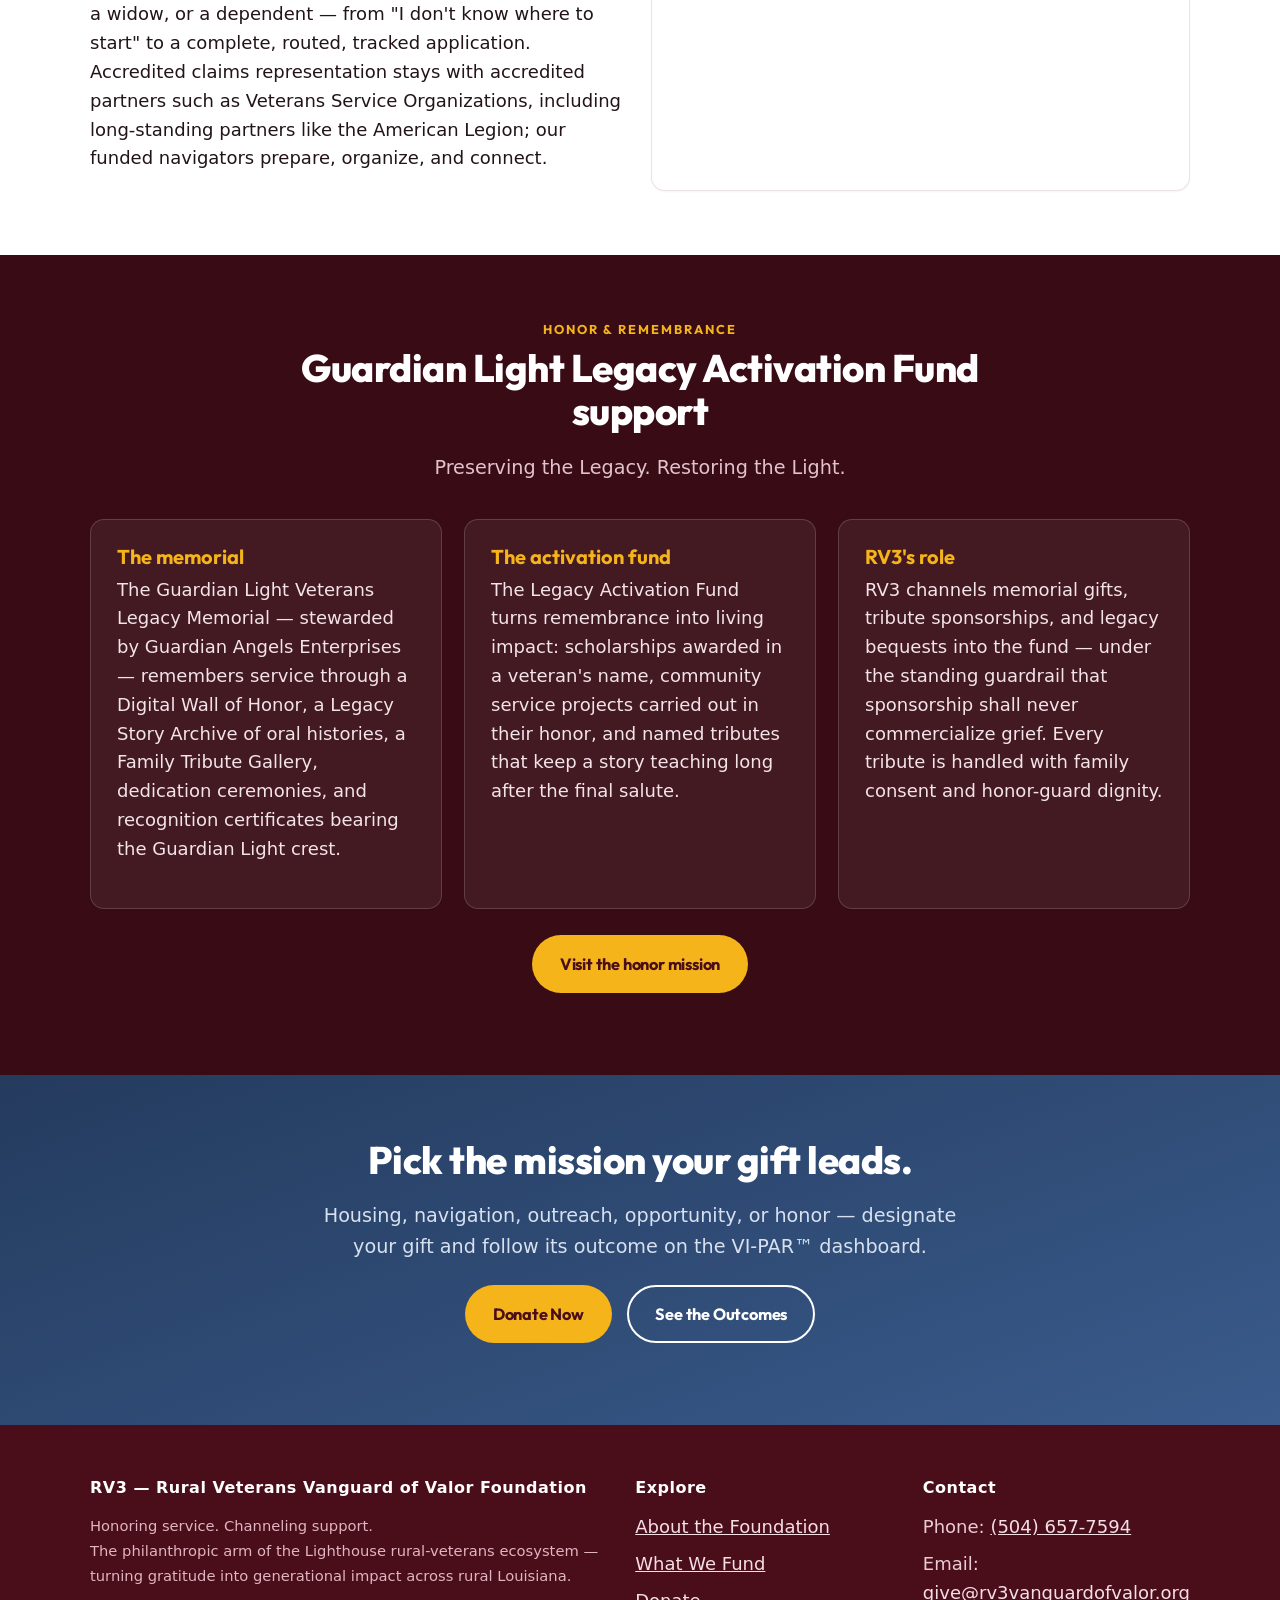
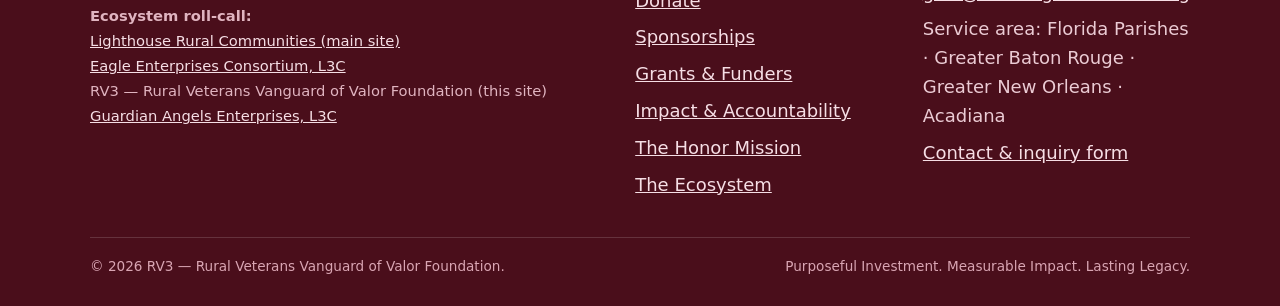
<file: programs.html>
<!DOCTYPE html>
<html lang="en">
<head>
  <meta charset="UTF-8">
  <meta name="viewport" content="width=device-width, initial-scale=1.0">
  <title>What RV3 Funds | Operation Eagle's Nest, VAPE Network, M-TOC &amp; Scholarships</title>
  <meta name="description" content="An in-depth look at the programs RV3 funds: Operation Eagle's Nest housing-to-homeownership, the Eagle Vanguard VAPE Network, M-TOC mobile outreach deployments, bootcamp scholarships, benefits navigation, and the Legacy Activation Fund.">
  <link rel="canonical" href="https://www.rv3vanguardofvalor.org/programs">
  <meta property="og:type" content="website">
  <meta property="og:site_name" content="RV3 — Rural Veterans Vanguard of Valor Foundation">
  <meta property="og:title" content="What RV3 Funds — Programs of the Rural Veterans Vanguard of Valor Foundation">
  <meta property="og:description" content="From housing insecurity to homeownership, from paperwork mazes to guided navigation — the funded programs behind RV3's mission.">
  <meta property="og:url" content="https://www.rv3vanguardofvalor.org/programs">
  <meta property="og:image" content="https://www.rv3vanguardofvalor.org/assets/logo.png">
  <link rel="icon" type="image/png" href="assets/logo.png">
  <link rel="stylesheet" href="css/styles.css">
</head>
<body>
  <a class="skip-link" href="#main">Skip to main content</a>

  <header class="site-header">
    <div class="container">
      <nav class="nav" aria-label="Primary">
        <a class="brand" href="index.html">
          <img class="mark" src="assets/logo.png" alt="RV3 shield mark" width="44" height="44">
          <span class="brand-name">RV3 Foundation
            <span class="brand-sub">Philanthropic Arm of the Lighthouse Ecosystem</span>
          </span>
        </a>
        <button class="nav-toggle" aria-expanded="false" aria-controls="primary-nav">Menu</button>
        <ul id="primary-nav" class="nav-links">
          <li><a href="about.html">About</a></li>
          <li><a href="programs.html" aria-current="page">Programs</a></li>
          <li><a href="impact.html">Impact</a></li>
          <li><a href="honor.html">Honor</a></li>
          <li><a href="sponsors.html">Sponsors</a></li>
          <li><a href="grants.html">Grants</a></li>
          <li><a href="ecosystem.html">Ecosystem</a></li>
          <li><a href="contact.html">Contact</a></li>
          <li class="nav-cta"><a class="btn btn-gold" href="donate.html">Donate</a></li>
        </ul>
      </nav>
    </div>
  </header>

  <main id="main">

    <section class="page-hero">
      <div class="container">
        <p class="eyebrow">What We Fund</p>
        <h1>Programs your gift powers</h1>
        <p class="lead" style="max-width:70ch;">RV3 does not scatter money at need — it invests in a connected set of programs designed and operated inside the Lighthouse ecosystem, each with defined outcomes and VI-PAR™ reporting.</p>
        <nav class="anchor-nav" aria-label="On this page">
          <a href="#eagles-nest">Operation Eagle's Nest</a>
          <a href="#vape">VAPE Network</a>
          <a href="#mtoc">M-TOC™ Deployments</a>
          <a href="#bootcamp">Bootcamp Scholarships</a>
          <a href="#navigation">Benefits Navigation</a>
          <a href="#legacy">Legacy Activation Fund</a>
        </nav>
      </div>
    </section>

    <!-- Operation Eagle's Nest -->
    <section class="section" id="eagles-nest">
      <div class="container">
        <p class="eyebrow">Flagship · Housing to Homeownership</p>
        <h2>Operation Eagle's Nest</h2>
        <p class="lead" style="max-width:72ch;">Transitioning veterans from housing insecurity to homeownership — turning transitional homes into "eagle's nests" from which veterans launch into secure, independent futures.</p>
        <div class="grid grid-2" style="align-items:start; margin-top:24px;">
          <div class="prose">
            <p>Transitional housing programs provide rent-free stability and financial education to prepare veterans for self-sufficiency. Operation Eagle's Nest builds on that proven model and takes it a decisive step further: eligible veterans can <strong>purchase their transitional unit</strong> or <strong>relocate into a permanent home of their choice</strong> — both backed by supportive services and incentives. As the VA emphasizes, homeownership "signifies stability, wealth-building and a renewed sense of purpose for Veterans and their families."</p>
            <p>The mission is direct: ensure veterans leaving transitional programs achieve stable, long-term homeownership rather than return to instability. The vision: every veteran in transitional housing has a clear, supported path to owning a home in their community of choice.</p>
            <h3>How the pipeline works</h3>
            <ul>
              <li><strong>Comprehensive support.</strong> Each veteran is assigned a case manager and a financial counselor to build budgets, credit-recovery plans, and homeownership readiness.</li>
              <li><strong>Mandatory homebuyer training.</strong> A Homebuyer Self-Sufficiency Bootcamp aligned with the Louisiana Housing Corporation's HUD-approved first-time homebuyer course — budgeting, credit, real-estate contracts, and closing — earning the certificate most homebuyer-assistance programs require.</li>
              <li><strong>Two graduation pathways.</strong> Buy the on-site transitional home (VA loans, seller financing, community subsidies) or relocate to a new home (VA loans, local grants, relocation assistance).</li>
              <li><strong>The backfill strategy.</strong> Modular and moveable transitional units are prioritized; when a veteran buys a unit, a replacement home is moved in — so one veteran's graduation never costs the next veteran a bed.</li>
              <li><strong>VEST &amp; the HELP QRF.</strong> A Veterans Empowerment Support Task Force — internal staff, veteran volunteers, certified contractors, and hybrid teams — delivers inspections, DIY coaching, preventive maintenance, and a Homeowner HELP Quick Response Force for emergency repairs after purchase.</li>
            </ul>
          </div>
          <div>
            <div class="card card--accent">
              <span class="tag">Phased Rollout</span>
              <h3>Pilot → Scale → Sustain</h3>
              <p><strong>Phase 1 (months 0–12):</strong> enroll 7–10 pilot veterans; stand up education, counseling, purchase/relocation options, and unit backfill.</p>
              <p><strong>Phase 2 (months 13–36):</strong> first purchases close, units backfill, second cohort recruits, inventory expands.</p>
              <p><strong>Phase 3:</strong> a proven, revolving model — home-purchase proceeds replenish the fund for new units, alumni return as peer mentors.</p>
            </div>
            <div class="card" style="margin-top:22px;">
              <span class="tag">Where Philanthropy Fits</span>
              <h3>What RV3 dollars do here</h3>
              <ul>
                <li>Acquire and refurbish transitional units (~$50–100K each; some donated or subsidized).</li>
                <li>Fund per-veteran assistance packages (~$10–20K each) alongside VA Grant &amp; Per Diem funding (up to $85.37/day per veteran), HUD-VASH vouchers, and LHC down-payment assistance.</li>
                <li>Match veteran savings through the "Home Savings Match" and back escrowed program-fee graduation lump sums.</li>
                <li>Equip the VEST/HELP QRF repair teams that protect each new homeowner's investment.</li>
              </ul>
              <a class="card-cta" href="donate.html">Fund a veteran's pathway</a>
            </div>
          </div>
        </div>
        <figure class="media" style="max-width:760px;margin:30px auto 0"><img class="brandshot" src="assets/img/beacon-flag.jpg" data-glb tabindex="0" role="button" alt="A veteran plants a Beacon of Hope flag in front of a New Beginnings transitional housing home" loading="lazy"><figcaption>Foundation. Restoration. Transformation. — the flag planted at every home base Eagle&rsquo;s Nest helps rebuild.</figcaption></figure>
        <div class="embed-16x9 flipbook-embed" style="max-width:860px;margin:22px auto 0"><iframe src="https://heyzine.com/flip-book/e9f932f0fc.html" title="Operation Eagle&rsquo;s Nest program flipbook" loading="lazy" allowfullscreen></iframe></div>
        <p style="text-align:center;margin-top:10px"><a class="btn btn-ghost" href="https://heyzine.com/flip-book/e9f932f0fc.html" target="_blank" rel="noopener">Open the Eagle&rsquo;s Nest flipbook full screen</a></p>
      </div>
    </section>

    <!-- VAPE Network -->
    <section class="section section--alt" id="vape">
      <div class="container">
        <p class="eyebrow">Flagship · Navigation &amp; Readiness</p>
        <h2>Eagle Vanguard VAPE Network</h2>
        <p class="lead" style="max-width:72ch;">Navigation. Readiness. Resilience. Measurable outcomes. A subscription-based, tiered veteran-and-family support model — and the scholarship fund that keeps its door open to every veteran regardless of income.</p>
        <div class="grid grid-2" style="align-items:start; margin-top:24px;">
          <div class="prose">
            <p>Veterans and their families routinely encounter a fragmented ecosystem: multiple agencies, duplicative paperwork, inconsistent guidance, and limited rural access. The gaps compound delays in benefits decisions, increase missed documentation, and elevate risks tied to housing instability, unmet legal needs, and avoidable crises.</p>
            <p>The Eagle Vanguard VAPE Network answers with three integrated functions: <strong>navigation</strong> (intake, triage, guided next steps), <strong>referral and partner routing</strong> (structured referrals to vetted providers, including partner-legal access), and <strong>pathways</strong> (housing stability, support services, and the premium Veterans Action Plan for Empowerment — VAPE — for high-need cases). Delivery is national through a secure virtual backbone, with localized on-the-ground activation when hands-on help is required.</p>
            <h3>The four membership tiers</h3>
            <ul>
              <li><strong>Tier 1 — Scout Access:</strong> orientation, resource navigation, group education, basic referral routing (national virtual).</li>
              <li><strong>Tier 2 — Navigator Plus:</strong> case check-ins, claims support within limits, expanded referrals (virtual + limited local).</li>
              <li><strong>Tier 3 — Guardian Family:</strong> app and podcast access, expanded family supports, limited structural housing modifications (virtual + local activation).</li>
              <li><strong>Tier 4 — VAPE Unlimited Premium:</strong> unlimited access, the premium VAPE action plan, relocation support, and full execution lanes (virtual + priority local).</li>
            </ul>
            <p>Compliance is non-negotiable: claims representation only by accredited representatives; consent-to-share workflows and minimum-necessary data practices; documented SOPs and periodic case-file reviews; and vetted partners held to service-level expectations.</p>
          </div>
          <div>
            <div class="card card--accent">
              <span class="tag">Measured Outcomes</span>
              <h3>What the network is judged on</h3>
              <ul>
                <li><strong>Claim readiness</strong> — checklist completion, evidence sufficiency, time-to-submission.</li>
                <li><strong>Reduced homelessness risk</strong> — risk screening, stabilization-plan completion, successful referrals.</li>
                <li><strong>Legal preparedness</strong> — wills, powers of attorney, insurance readiness, burial-plan checklists in place.</li>
                <li><strong>Survivor benefit uptake</strong> — intake-to-routing time, documentation completeness.</li>
                <li><strong>VAPE execution</strong> — milestone completion and case-cadence adherence for premium members.</li>
              </ul>
              <p class="form-hint">Reported monthly (engagement), quarterly (cohorts and partner performance), and annually (VI-PAR-aligned impact report).</p>
            </div>
            <div class="card" style="margin-top:22px;">
              <span class="tag">Where Philanthropy Fits</span>
              <h3>What RV3 dollars do here</h3>
              <p>Subscriptions fund predictable operations — but grants and sponsorships underwrite the high-need pathways: housing stabilization, legal readiness, rural outreach, and subsidized memberships for veterans who cannot pay. RV3 is that underwriting channel.</p>
              <a class="card-cta" href="donate.html">Underwrite a membership</a>
            </div>
          </div>
        </div>
      </div>
    </section>

    <!-- M-TOC -->
    <section class="section" id="mtoc">
      <div class="container">
        <p class="eyebrow">Mobile Outreach</p>
        <h2>M-TOC™ deployment sponsorships</h2>
        <div class="grid grid-2" style="align-items:start;">
          <div class="prose">
            <p>The Mobile Triage Outreach Cavalry (M-TOC™) is the ecosystem's front door on wheels. Housed under the Eagle Enterprises Consortium, it rides into rural parishes carrying what isolated veterans can rarely reach: benefit navigators, health screeners, counselors, and crisis-stabilization support — financial literacy, credit recovery, legal-aid referral, and health navigation, delivered where the veteran actually lives.</p>
            <p>Mobile outreach is a proven strategy for reaching veterans in underserved areas, and it is the founding strategic plan's first objective: establish the mobile unit as the "front door" for rural communities, then build case management behind it. Every M-TOC™ visit becomes a documented VI-PAR™ encounter — a veteran reached, a referral routed, an outcome tracked.</p>
            <p>Deployment days are discrete, sponsorable units of impact: a crewed vehicle, a scheduled parish, a partner site (church hall, Legion post, parish fairground), and a follow-up protocol so nobody screened on Saturday is forgotten by Monday.</p>
          </div>
          <div class="card card--accent">
            <span class="tag">Sponsor a Deployment</span>
            <h3>One day, one parish, dozens reached</h3>
            <p>A sponsored deployment day covers crew time, fuel and vehicle costs, screening supplies, and follow-up case hours. Corporate sponsors can pair a deployment with employee volunteering through Guardian Angels.</p>
            <ul>
              <li>Single deployment day — a concrete, reportable event.</li>
              <li>Deployment series — a season of scheduled parish visits.</li>
              <li><strong>M-TOC™ unit naming</strong> — our premier flagship sponsorship. <a href="sponsors.html#mtoc-naming">Details on the sponsors page</a>.</li>
            </ul>
            <a class="card-cta" href="sponsors.html">Explore sponsorships</a>
          </div>
        </div>
        <figure class="media video-figure">
          <video class="brandshot" controls preload="none" playsinline poster="assets/img/mtoc-unit.jpg" aria-label="The M-TOC mobile outreach unit">
            <source src="assets/img/mtoc-unit.mp4" type="video/mp4">
          </video>
          <figcaption>A sponsored M-TOC™ deployment brings intake and benefits navigation into rural communities.</figcaption>
        </figure>
      </div>
    </section>

    <!-- Bootcamp scholarships -->
    <section class="section section--alt" id="bootcamp">
      <div class="container">
        <p class="eyebrow">Training &amp; Enterprise</p>
        <h2>Bootcamp &amp; training scholarships</h2>
        <div class="grid grid-2" style="align-items:start;">
          <div class="prose">
            <p>The six-week <strong>Eagle Vanguard Venture Boot Camp</strong> takes veterans, spouse co-founders, and first responders from idea to execution: mission and lane selection (501(c)(3), hybrid, or LLC) in week one; formation, governance, and compliance in week two; service blueprints and back-office setup in week three; funding stacks and revenue models in week four; KPIs and resilience planning in week five; and a 90-day sprint plan, operating budget, and pitch deck at graduation.</p>
            <p>Admission is scored on a published 100-point rubric — mission alignment, readiness and commitment, feasibility, need and barrier severity, equity and access priority, and coachability. Critically, the rubric <em>prioritizes</em> applicants facing rural, disability, and access constraints — travel, broadband, device, and childcare barriers are reasons to fund a seat, not reasons to deny one.</p>
            <p>That equity promise only works if someone underwrites it. Scholarships use income-based bands by default, with full scholarships prioritized for applicants with high barriers, high readiness, and strong mission alignment. RV3's scholarship fund is what turns that policy into enrolled veterans.</p>
          </div>
          <div class="card card--accent">
            <span class="tag">Why It Compounds</span>
            <h3>A scholarship that builds an employer</h3>
            <p>Veteran-led firms have lower failure rates and higher five-year survival than average; veterans accounted for 8% of new U.S. businesses in 2023, up from 5% in 2022 — and over half of veteran entrepreneurs start community-oriented businesses. A funded bootcamp seat in a rural parish is often the seed of that parish's next employer.</p>
            <p>Graduates also feed the wider ecosystem: culinary ventures into the Rural Culinary Incubator, service ventures into the consortium's referral network, and premium members into VAPE enterprise planning.</p>
            <a class="card-cta" href="donate.html">Fund a scholarship seat</a>
          </div>
        </div>
      </div>
    </section>

    <!-- Benefits navigation -->
    <section class="section" id="navigation">
      <div class="container">
        <p class="eyebrow">Access to Earned Benefits</p>
        <h2>Benefits-navigation support</h2>
        <div class="grid grid-2" style="align-items:start;">
          <div class="prose">
            <p>The federal benefits system is vast. The VA's own annual handbook — <em>Federal Benefits for Veterans, Dependents, and Survivors</em> — catalogs health care enrollment and priority groups, disability compensation and the claims process, pensions with Aid &amp; Attendance, the GI Bill and Veteran Readiness &amp; Employment, VA home-loan guaranty and Specially Adapted Housing grants, life insurance, burial and memorial benefits, and survivors' programs like Dependency and Indemnity Compensation. Each has its own eligibility rules, evidence requirements, and deadlines.</p>
            <p>For a rural veteran, the maze is harder still: 65% of rural veterans report difficulty navigating resources versus 46% overall. Louisiana's rural parishes are served by a patchwork of VA medical centers, community-based outpatient clinics, telehealth options, state and parish veteran-service offices, and nonprofits — the ecosystem maintains a full <em>Directory of Veteran Services for Rural Louisiana</em> precisely because no single office holds the whole map.</p>
            <p>RV3 funding pays for the navigator hours, document preparation, and directory upkeep that walk a veteran — or a widow, or a dependent — from "I don't know where to start" to a complete, routed, tracked application. Accredited claims representation stays with accredited partners such as Veterans Service Organizations, including long-standing partners like the American Legion; our funded navigators prepare, organize, and connect.</p>
          </div>
          <div class="card card--accent">
            <span class="tag">Representative Navigation Wins</span>
            <h3>What a funded navigator does</h3>
            <ul>
              <li>Screens a veteran's discharge status and service history against the full benefits catalog.</li>
              <li>Assembles evidence checklists so claims arrive complete the first time — cutting rework and wait.</li>
              <li>Routes claims to accredited VSO representatives with releases and documentation in order.</li>
              <li>Connects rural veterans to telehealth and community-based clinics when the nearest VA hospital is hours away.</li>
              <li>Walks survivors through DIC, survivors' pension, and burial benefits during the hardest weeks of their lives.</li>
            </ul>
            <a class="card-cta" href="donate.html">Fund navigation hours</a>
          </div>
        </div>
      </div>
    </section>

    <!-- Legacy Activation Fund -->
    <section class="section section--dark" id="legacy">
      <div class="container">
        <div class="section-head">
          <p class="eyebrow" style="color:#F4B41A;">Honor &amp; Remembrance</p>
          <h2>Guardian Light Legacy Activation Fund support</h2>
          <p class="lead">Preserving the Legacy. Restoring the Light.</p>
        </div>
        <div class="grid grid-3">
          <div class="card" style="background:rgba(255,255,255,.06); border-color:rgba(255,255,255,.16);">
            <h3 style="color:#F4B41A;">The memorial</h3>
            <p style="color:#F3E4E8;">The Guardian Light Veterans Legacy Memorial — stewarded by Guardian Angels Enterprises — remembers service through a Digital Wall of Honor, a Legacy Story Archive of oral histories, a Family Tribute Gallery, dedication ceremonies, and recognition certificates bearing the Guardian Light crest.</p>
          </div>
          <div class="card" style="background:rgba(255,255,255,.06); border-color:rgba(255,255,255,.16);">
            <h3 style="color:#F4B41A;">The activation fund</h3>
            <p style="color:#F3E4E8;">The Legacy Activation Fund turns remembrance into living impact: scholarships awarded in a veteran's name, community service projects carried out in their honor, and named tributes that keep a story teaching long after the final salute.</p>
          </div>
          <div class="card" style="background:rgba(255,255,255,.06); border-color:rgba(255,255,255,.16);">
            <h3 style="color:#F4B41A;">RV3's role</h3>
            <p style="color:#F3E4E8;">RV3 channels memorial gifts, tribute sponsorships, and legacy bequests into the fund — under the standing guardrail that sponsorship shall never commercialize grief. Every tribute is handled with family consent and honor-guard dignity.</p>
          </div>
        </div>
        <p style="text-align:center; margin-top:26px;"><a class="btn btn-gold" href="honor.html">Visit the honor mission</a></p>
      </div>
    </section>

    <!-- CTA -->
    <section class="section cta-band">
      <div class="container" style="text-align:center;">
        <h2>Pick the mission your gift leads.</h2>
        <p class="lead" style="max-width:640px;margin:0 auto 1.2em;">Housing, navigation, outreach, opportunity, or honor — designate your gift and follow its outcome on the VI-PAR™ dashboard.</p>
        <p>
          <a class="btn btn-gold" href="donate.html">Donate Now</a>
          <a class="btn btn-ghost" href="impact.html" style="margin-left:10px;">See the Outcomes</a>
        </p>
      </div>
    </section>

  </main>

  <footer class="site-footer">
    <div class="container">
      <div class="footer-grid">
        <div>
          <h4>RV3 — Rural Veterans Vanguard of Valor Foundation</h4>
          <p class="footer-entities">Honoring service. Channeling support.<br>
          The philanthropic arm of the Lighthouse rural-veterans ecosystem — turning gratitude into generational impact across rural Louisiana.</p>
          <p class="footer-entities"><strong>Ecosystem roll-call:</strong><br>
            <a href="https://lighthouse-rural-communities.vercel.app">Lighthouse Rural Communities (main site)</a><br>
            <a href="https://www.eagleenterprisesconsortiuml3c.org">Eagle Enterprises Consortium, L3C</a><br>
            RV3 — Rural Veterans Vanguard of Valor Foundation (this site)<br>
            <a href="https://www.guardianangelsenterprises.org">Guardian Angels Enterprises, L3C</a>
          </p>
        </div>
        <div>
          <h4>Explore</h4>
          <ul>
            <li><a href="about.html">About the Foundation</a></li>
            <li><a href="programs.html">What We Fund</a></li>
            <li><a href="donate.html">Donate</a></li>
            <li><a href="sponsors.html">Sponsorships</a></li>
            <li><a href="grants.html">Grants &amp; Funders</a></li>
            <li><a href="impact.html">Impact &amp; Accountability</a></li>
            <li><a href="honor.html">The Honor Mission</a></li>
            <li><a href="ecosystem.html">The Ecosystem</a></li>
          </ul>
        </div>
        <div>
          <h4>Contact</h4>
          <ul>
            <li>Phone: <a href="tel:+15046577594">(504) 657-7594</a></li>
            <li>Email: <a href="mailto:give@rv3vanguardofvalor.org">give@rv3vanguardofvalor.org</a></li>
            <li>Service area: Florida Parishes · Greater Baton Rouge · Greater New Orleans · Acadiana</li>
            <li><a href="contact.html">Contact &amp; inquiry form</a></li>
          </ul>
        </div>
      </div>
      <div class="footer-bottom">
        <span>© <span id="year">2026</span> RV3 — Rural Veterans Vanguard of Valor Foundation.</span>
        <span>Purposeful Investment. Measurable Impact. Lasting Legacy.</span>
      </div>
    </div>
  </footer>

  <script src="js/main.js"></script>
</body>
</html>
</file>
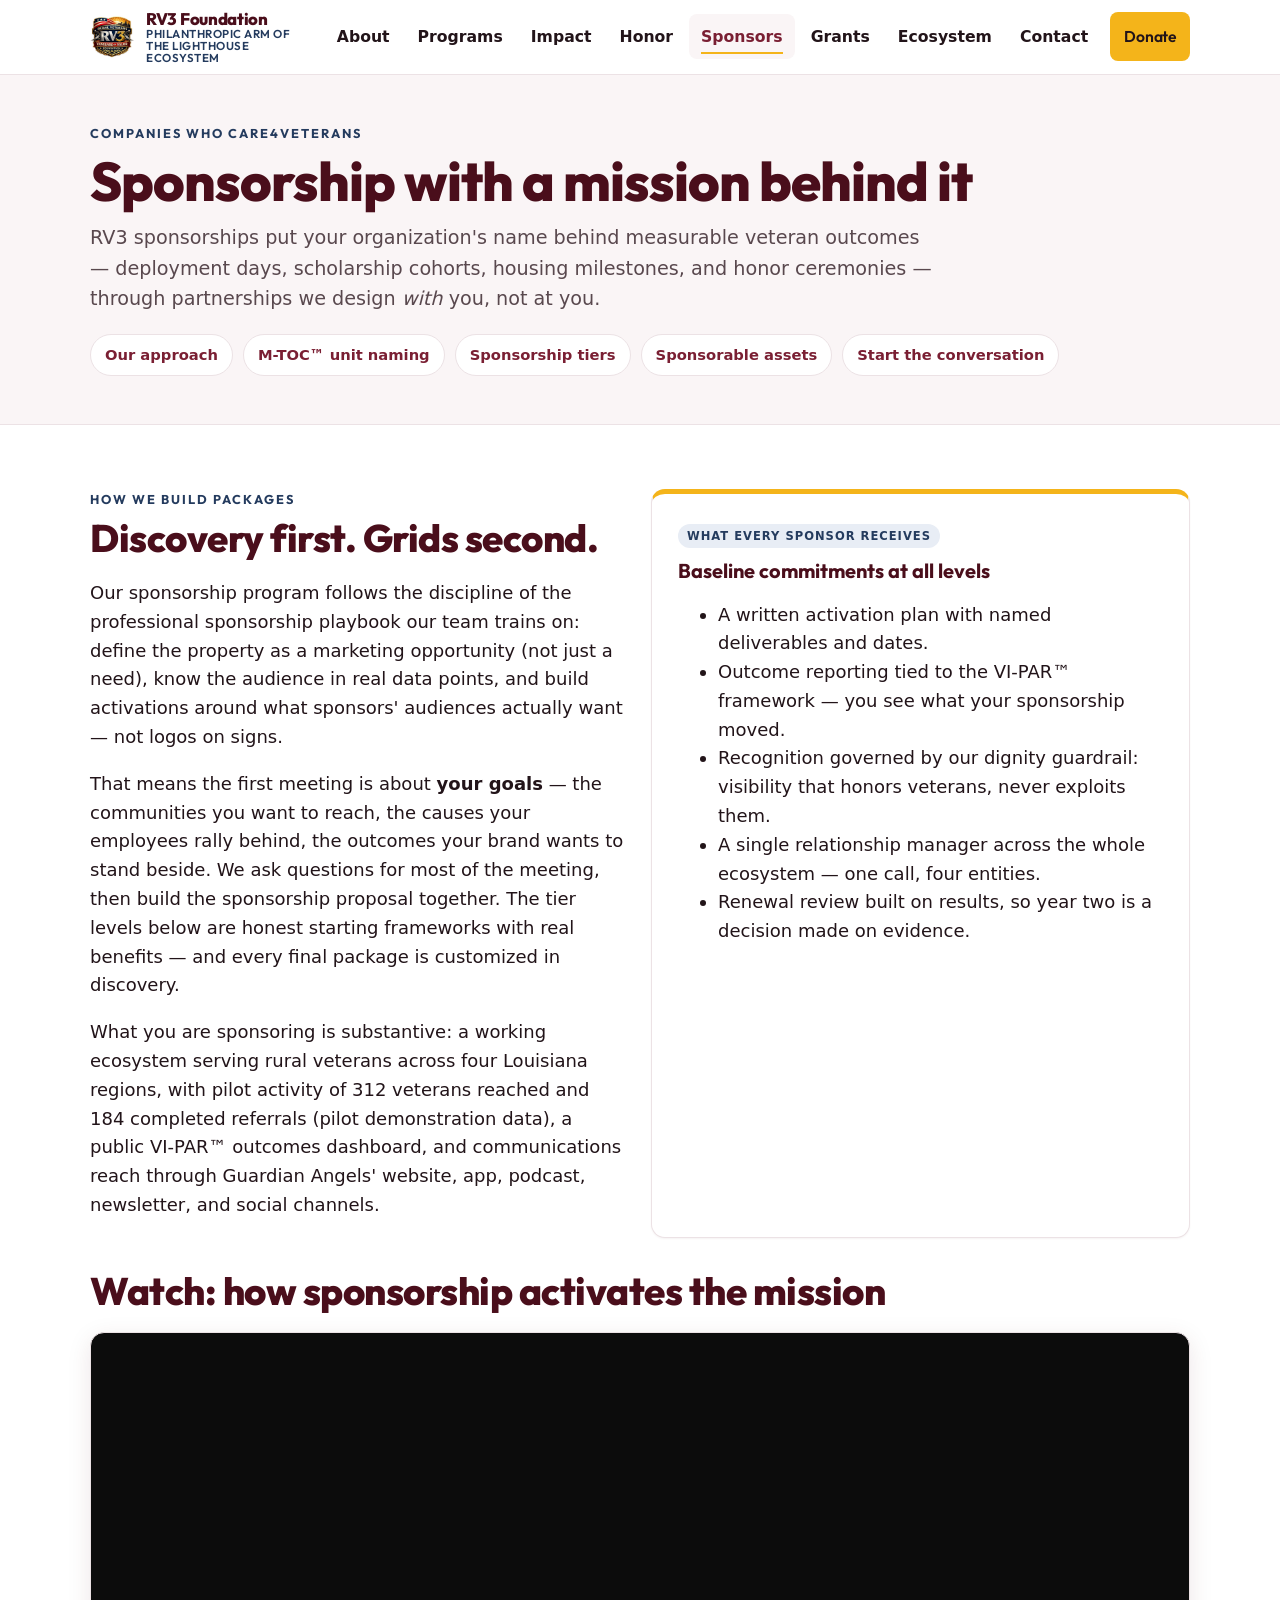
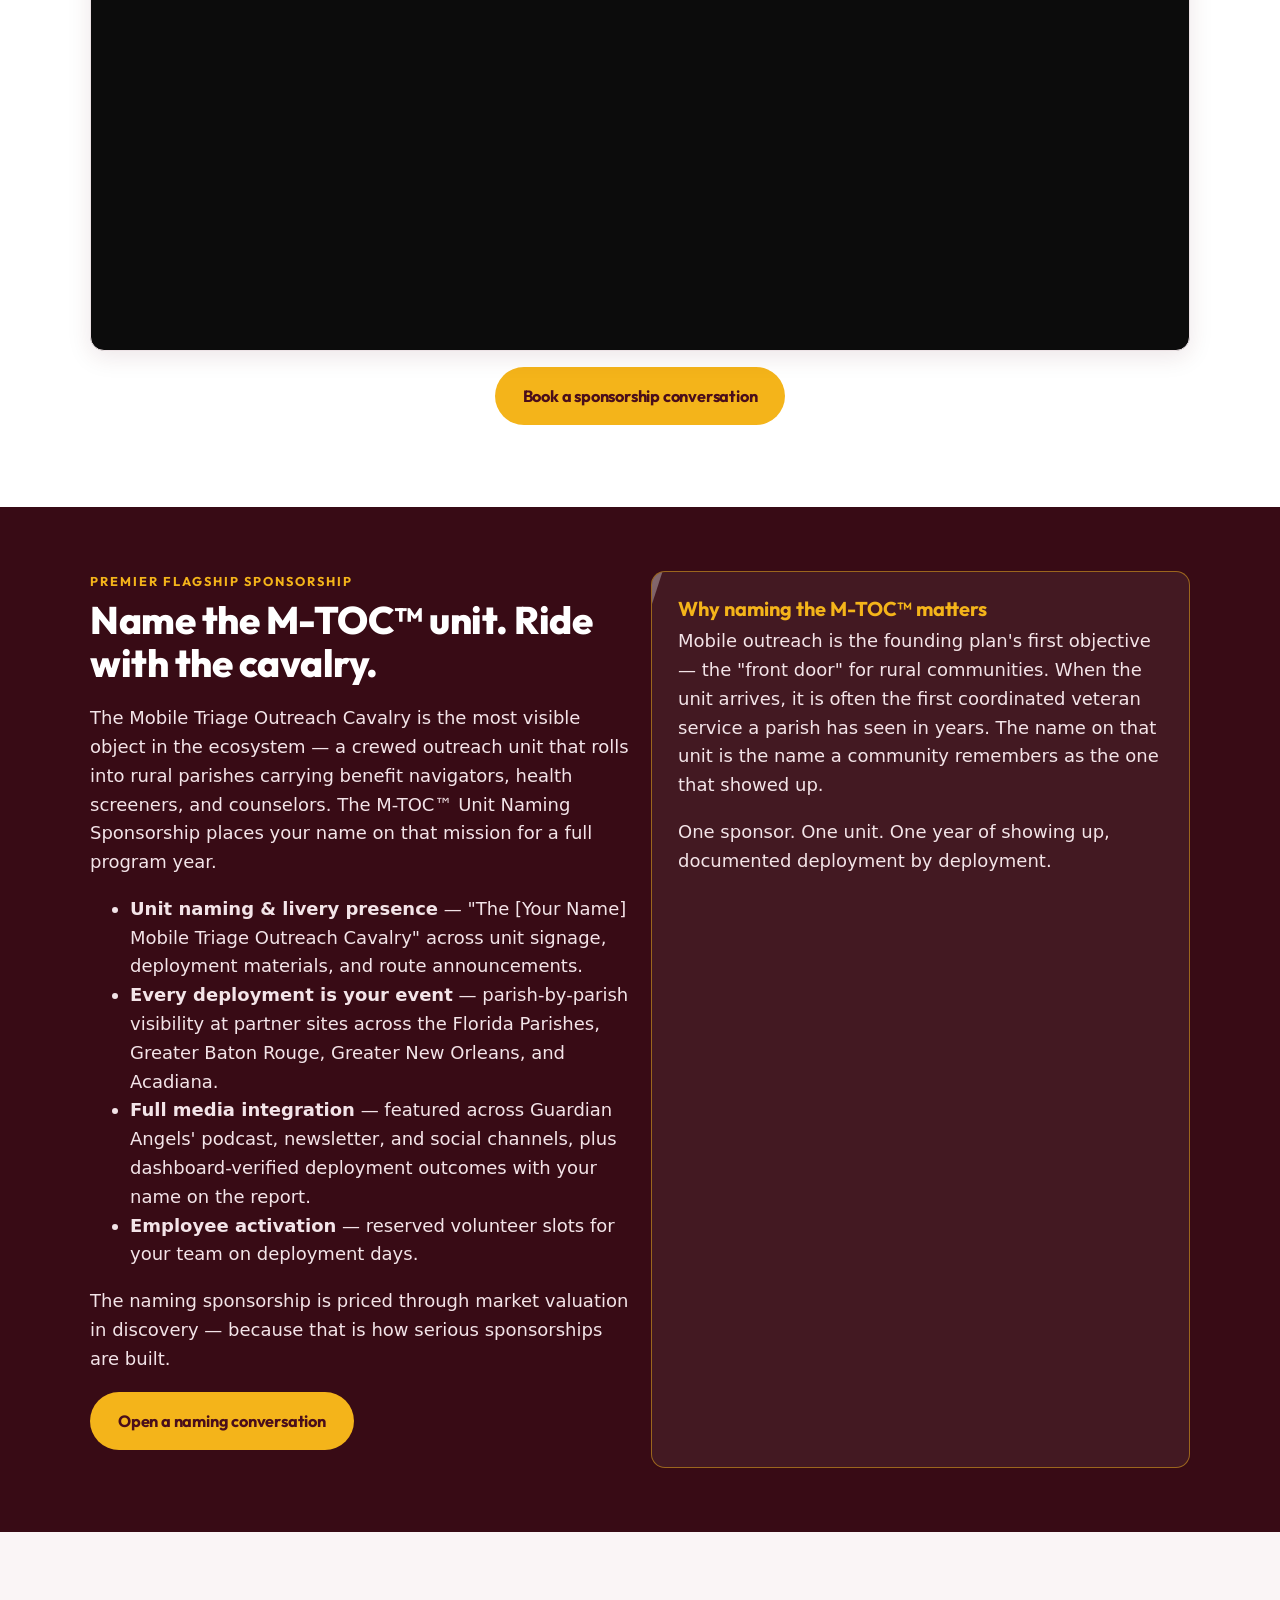
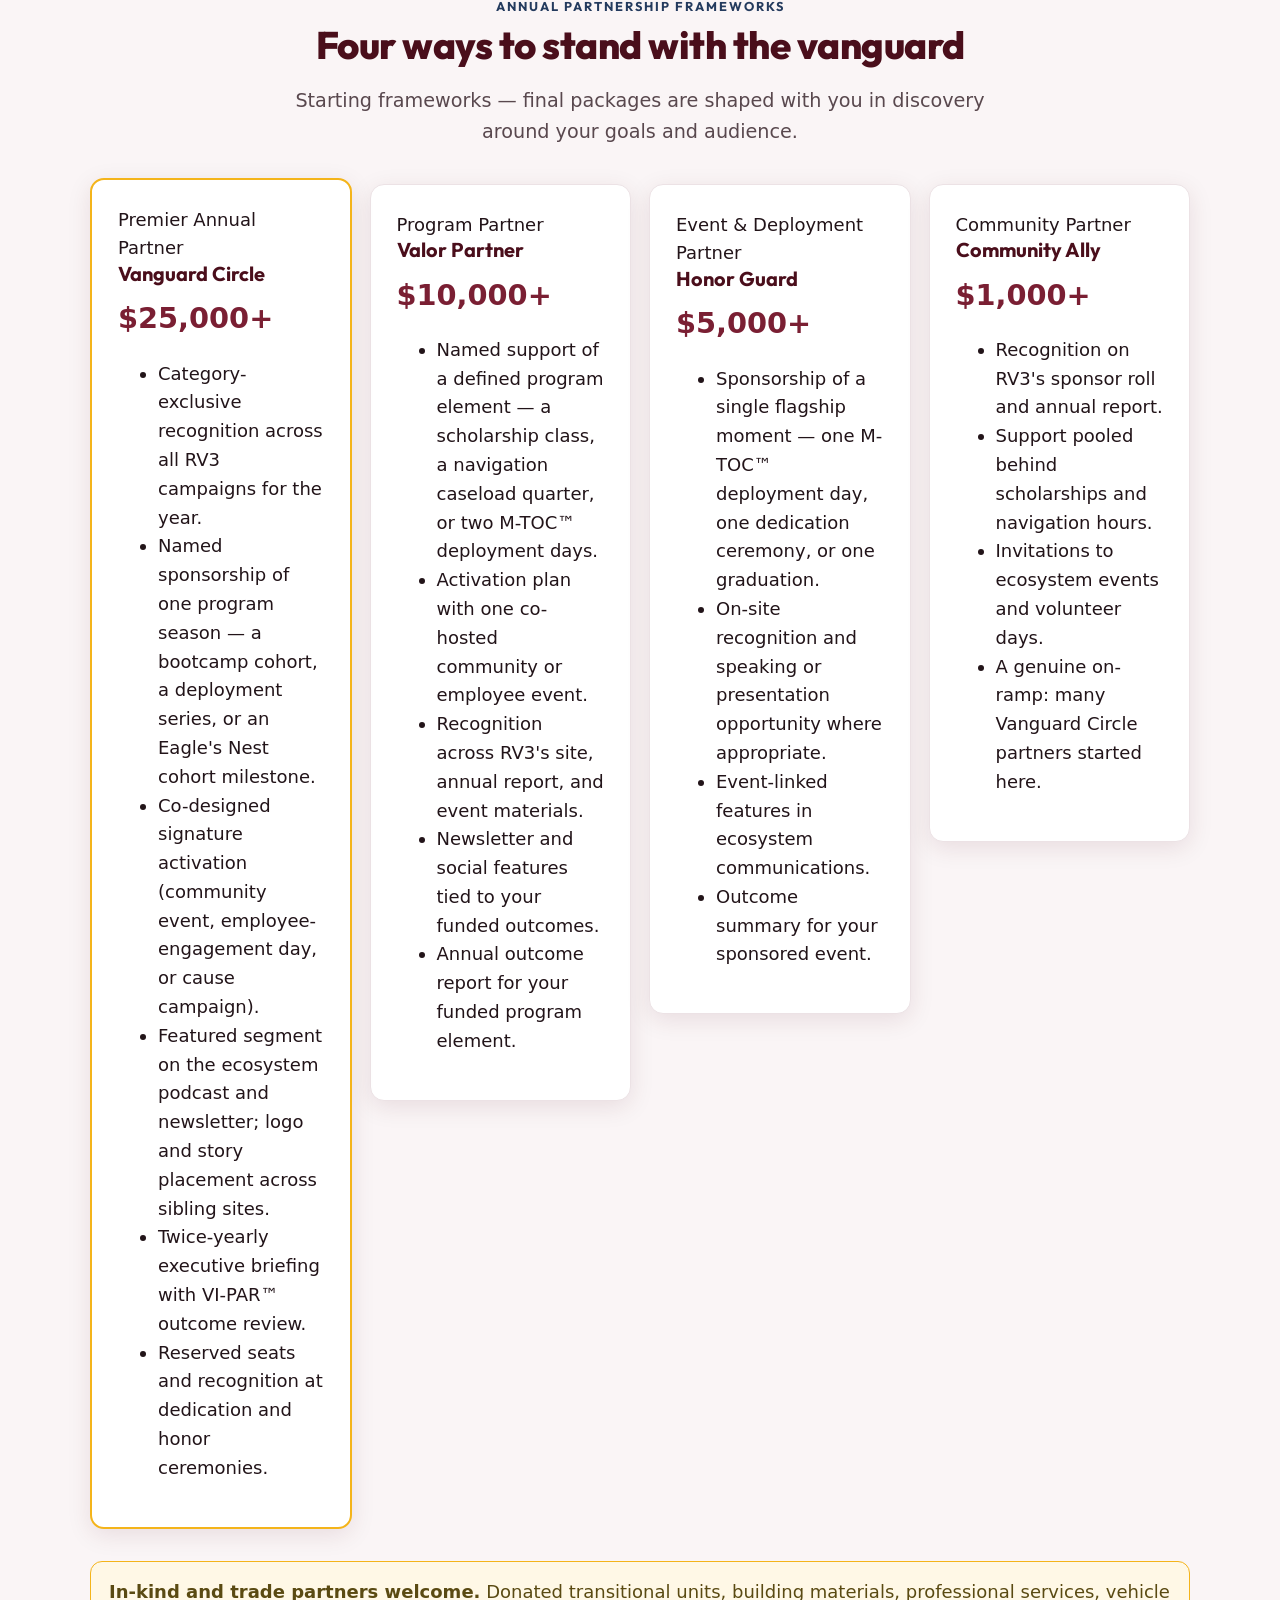
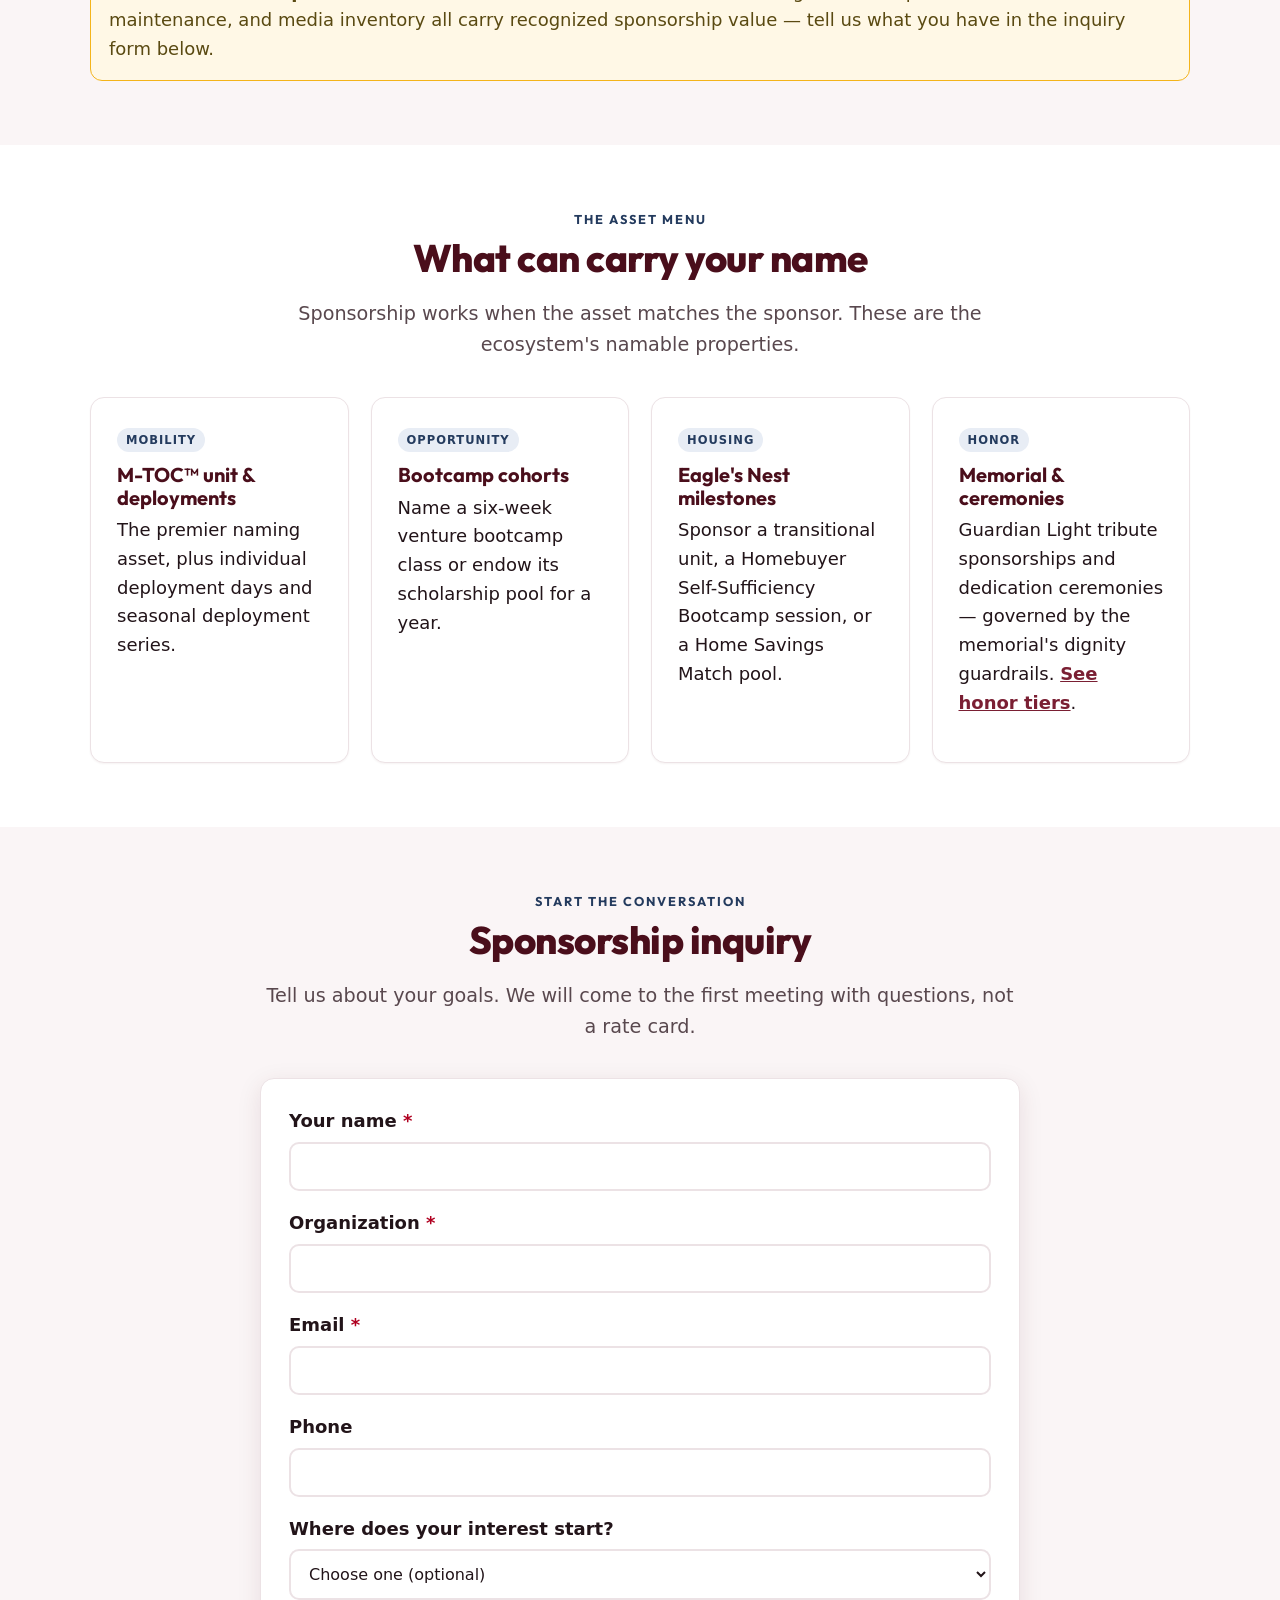
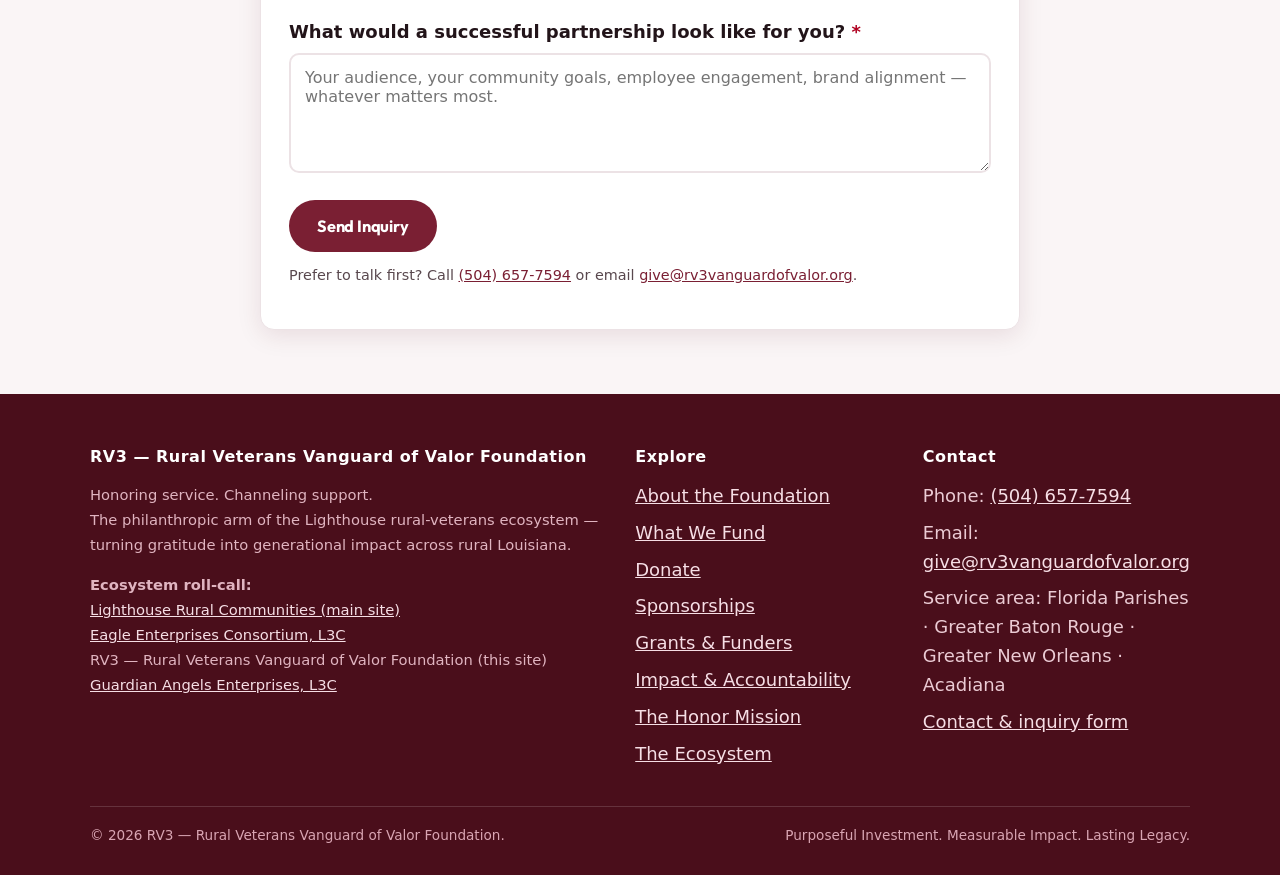
<file: sponsors.html>
<!DOCTYPE html>
<html lang="en">
<head>
  <meta charset="UTF-8">
  <meta name="viewport" content="width=device-width, initial-scale=1.0">
  <title>Sponsorships | Vanguard Circle, Valor Partner &amp; M-TOC Unit Naming — RV3</title>
  <meta name="description" content="Partner with RV3 as a Companies Who Care4Veterans sponsor: Vanguard Circle, Valor Partner, Honor Guard, and Community Ally packages, plus the premier M-TOC unit naming sponsorship — built with you through a discovery-led process.">
  <link rel="canonical" href="https://www.rv3vanguardofvalor.org/sponsors">
  <meta property="og:type" content="website">
  <meta property="og:site_name" content="RV3 — Rural Veterans Vanguard of Valor Foundation">
  <meta property="og:title" content="Sponsorships — RV3 Rural Veterans Vanguard of Valor Foundation">
  <meta property="og:description" content="Sponsorship built the right way: discovery-led, activation-driven partnerships that put your brand behind measurable veteran outcomes.">
  <meta property="og:url" content="https://www.rv3vanguardofvalor.org/sponsors">
  <meta property="og:image" content="https://www.rv3vanguardofvalor.org/assets/logo.png">
  <link rel="icon" type="image/png" href="assets/logo.png">
  <link rel="stylesheet" href="css/styles.css">
</head>
<body>
  <a class="skip-link" href="#main">Skip to main content</a>

  <header class="site-header">
    <div class="container">
      <nav class="nav" aria-label="Primary">
        <a class="brand" href="index.html">
          <img class="mark" src="assets/logo.png" alt="RV3 shield mark" width="44" height="44">
          <span class="brand-name">RV3 Foundation
            <span class="brand-sub">Philanthropic Arm of the Lighthouse Ecosystem</span>
          </span>
        </a>
        <button class="nav-toggle" aria-expanded="false" aria-controls="primary-nav">Menu</button>
        <ul id="primary-nav" class="nav-links">
          <li><a href="about.html">About</a></li>
          <li><a href="programs.html">Programs</a></li>
          <li><a href="impact.html">Impact</a></li>
          <li><a href="honor.html">Honor</a></li>
          <li><a href="sponsors.html" aria-current="page">Sponsors</a></li>
          <li><a href="grants.html">Grants</a></li>
          <li><a href="ecosystem.html">Ecosystem</a></li>
          <li><a href="contact.html">Contact</a></li>
          <li class="nav-cta"><a class="btn btn-gold" href="donate.html">Donate</a></li>
        </ul>
      </nav>
    </div>
  </header>

  <main id="main">

    <section class="page-hero">
      <div class="container">
        <p class="eyebrow">Companies Who Care4Veterans</p>
        <h1>Sponsorship with a mission behind it</h1>
        <p class="lead" style="max-width:70ch;">RV3 sponsorships put your organization's name behind measurable veteran outcomes — deployment days, scholarship cohorts, housing milestones, and honor ceremonies — through partnerships we design <em>with</em> you, not at you.</p>
        <nav class="anchor-nav" aria-label="On this page">
          <a href="#approach">Our approach</a>
          <a href="#mtoc-naming">M-TOC™ unit naming</a>
          <a href="#tiers">Sponsorship tiers</a>
          <a href="#assets">Sponsorable assets</a>
          <a href="#inquiry">Start the conversation</a>
        </nav>
      </div>
    </section>

    <!-- Approach -->
    <section class="section" id="approach">
      <div class="container">
        <div class="grid grid-2" style="align-items:start;">
          <div class="prose">
            <p class="eyebrow">How We Build Packages</p>
            <h2>Discovery first. Grids second.</h2>
            <p>Our sponsorship program follows the discipline of the professional sponsorship playbook our team trains on: define the property as a marketing opportunity (not just a need), know the audience in real data points, and build activations around what sponsors' audiences actually want — not logos on signs.</p>
            <p>That means the first meeting is about <strong>your goals</strong> — the communities you want to reach, the causes your employees rally behind, the outcomes your brand wants to stand beside. We ask questions for most of the meeting, then build the sponsorship proposal together. The tier levels below are honest starting frameworks with real benefits — and every final package is customized in discovery.</p>
            <p>What you are sponsoring is substantive: a working ecosystem serving rural veterans across four Louisiana regions, with pilot activity of 312 veterans reached and 184 completed referrals (pilot demonstration data), a public VI-PAR™ outcomes dashboard, and communications reach through Guardian Angels' website, app, podcast, newsletter, and social channels.</p>
          </div>
          <div class="card card--accent">
            <span class="tag">What Every Sponsor Receives</span>
            <h3>Baseline commitments at all levels</h3>
            <ul>
              <li>A written activation plan with named deliverables and dates.</li>
              <li>Outcome reporting tied to the VI-PAR™ framework — you see what your sponsorship moved.</li>
              <li>Recognition governed by our dignity guardrail: visibility that honors veterans, never exploits them.</li>
              <li>A single relationship manager across the whole ecosystem — one call, four entities.</li>
              <li>Renewal review built on results, so year two is a decision made on evidence.</li>
            </ul>
          </div>
        </div>
        <div style="margin-top:32px;">
          <h2>Watch: how sponsorship activates the mission</h2>
          <div class="embed-16x9"><iframe src="https://www.youtube-nocookie.com/embed/WAz3xu5gbD0" title="Sponsorship Protocols — Activating the M-TOC" loading="lazy" allow="accelerometer; encrypted-media; gyroscope; picture-in-picture" allowfullscreen></iframe></div>
          <p style="text-align:center;margin-top:16px"><a class="btn btn-gold" href="contact.html">Book a sponsorship conversation</a></p>
        </div>
      </div>
    </section>

    <!-- M-TOC naming flagship -->
    <section class="section section--dark" id="mtoc-naming">
      <div class="container">
        <div class="grid grid-2" style="align-items:center;">
          <div>
            <p class="eyebrow" style="color:#F4B41A;">Premier Flagship Sponsorship</p>
            <h2>Name the M-TOC™ unit. Ride with the cavalry.</h2>
            <p style="color:#F3E4E8;">The Mobile Triage Outreach Cavalry is the most visible object in the ecosystem — a crewed outreach unit that rolls into rural parishes carrying benefit navigators, health screeners, and counselors. The M-TOC™ Unit Naming Sponsorship places your name on that mission for a full program year.</p>
            <ul style="color:#F3E4E8;">
              <li><strong>Unit naming &amp; livery presence</strong> — "The [Your Name] Mobile Triage Outreach Cavalry" across unit signage, deployment materials, and route announcements.</li>
              <li><strong>Every deployment is your event</strong> — parish-by-parish visibility at partner sites across the Florida Parishes, Greater Baton Rouge, Greater New Orleans, and Acadiana.</li>
              <li><strong>Full media integration</strong> — featured across Guardian Angels' podcast, newsletter, and social channels, plus dashboard-verified deployment outcomes with your name on the report.</li>
              <li><strong>Employee activation</strong> — reserved volunteer slots for your team on deployment days.</li>
            </ul>
            <p style="color:#F3E4E8;">The naming sponsorship is priced through market valuation in discovery — because that is how serious sponsorships are built.</p>
            <p><a class="btn btn-gold" href="#inquiry">Open a naming conversation</a></p>
          </div>
          <div class="card" style="background:rgba(255,255,255,.06); border-color:rgba(244,180,26,.5);">
            <h3 style="color:#F4B41A;">Why naming the M-TOC™ matters</h3>
            <p style="color:#F3E4E8;">Mobile outreach is the founding plan's first objective — the "front door" for rural communities. When the unit arrives, it is often the first coordinated veteran service a parish has seen in years. The name on that unit is the name a community remembers as the one that showed up.</p>
            <p style="color:#F3E4E8;">One sponsor. One unit. One year of showing up, documented deployment by deployment.</p>
          </div>
        </div>
      </div>
    </section>

    <!-- Tiers -->
    <section class="section section--alt" id="tiers">
      <div class="container">
        <div class="section-head">
          <p class="eyebrow">Annual Partnership Frameworks</p>
          <h2>Four ways to stand with the vanguard</h2>
          <p class="lead">Starting frameworks — final packages are shaped with you in discovery around your goals and audience.</p>
        </div>
        <div class="tiers">
          <div class="tier featured">
            <span class="tag">Premier Annual Partner</span>
            <h3>Vanguard Circle</h3>
            <p class="price">$25,000+</p>
            <ul>
              <li>Category-exclusive recognition across all RV3 campaigns for the year.</li>
              <li>Named sponsorship of one program season — a bootcamp cohort, a deployment series, or an Eagle's Nest cohort milestone.</li>
              <li>Co-designed signature activation (community event, employee-engagement day, or cause campaign).</li>
              <li>Featured segment on the ecosystem podcast and newsletter; logo and story placement across sibling sites.</li>
              <li>Twice-yearly executive briefing with VI-PAR™ outcome review.</li>
              <li>Reserved seats and recognition at dedication and honor ceremonies.</li>
            </ul>
          </div>
          <div class="tier">
            <span class="tag">Program Partner</span>
            <h3>Valor Partner</h3>
            <p class="price">$10,000+</p>
            <ul>
              <li>Named support of a defined program element — a scholarship class, a navigation caseload quarter, or two M-TOC™ deployment days.</li>
              <li>Activation plan with one co-hosted community or employee event.</li>
              <li>Recognition across RV3's site, annual report, and event materials.</li>
              <li>Newsletter and social features tied to your funded outcomes.</li>
              <li>Annual outcome report for your funded program element.</li>
            </ul>
          </div>
          <div class="tier">
            <span class="tag">Event &amp; Deployment Partner</span>
            <h3>Honor Guard</h3>
            <p class="price">$5,000+</p>
            <ul>
              <li>Sponsorship of a single flagship moment — one M-TOC™ deployment day, one dedication ceremony, or one graduation.</li>
              <li>On-site recognition and speaking or presentation opportunity where appropriate.</li>
              <li>Event-linked features in ecosystem communications.</li>
              <li>Outcome summary for your sponsored event.</li>
            </ul>
          </div>
          <div class="tier">
            <span class="tag">Community Partner</span>
            <h3>Community Ally</h3>
            <p class="price">$1,000+</p>
            <ul>
              <li>Recognition on RV3's sponsor roll and annual report.</li>
              <li>Support pooled behind scholarships and navigation hours.</li>
              <li>Invitations to ecosystem events and volunteer days.</li>
              <li>A genuine on-ramp: many Vanguard Circle partners started here.</li>
            </ul>
          </div>
        </div>
        <div class="notice" style="margin-top:26px;">
          <strong>In-kind and trade partners welcome.</strong> Donated transitional units, building materials, professional services, vehicle maintenance, and media inventory all carry recognized sponsorship value — tell us what you have in the inquiry form below.
        </div>
      </div>
    </section>

    <!-- Sponsorable assets -->
    <section class="section" id="assets">
      <div class="container">
        <div class="section-head">
          <p class="eyebrow">The Asset Menu</p>
          <h2>What can carry your name</h2>
          <p class="lead">Sponsorship works when the asset matches the sponsor. These are the ecosystem's namable properties.</p>
        </div>
        <div class="grid grid-4">
          <div class="card">
            <span class="tag">Mobility</span>
            <h3>M-TOC™ unit &amp; deployments</h3>
            <p>The premier naming asset, plus individual deployment days and seasonal deployment series.</p>
          </div>
          <div class="card">
            <span class="tag">Opportunity</span>
            <h3>Bootcamp cohorts</h3>
            <p>Name a six-week venture bootcamp class or endow its scholarship pool for a year.</p>
          </div>
          <div class="card">
            <span class="tag">Housing</span>
            <h3>Eagle's Nest milestones</h3>
            <p>Sponsor a transitional unit, a Homebuyer Self-Sufficiency Bootcamp session, or a Home Savings Match pool.</p>
          </div>
          <div class="card">
            <span class="tag">Honor</span>
            <h3>Memorial &amp; ceremonies</h3>
            <p>Guardian Light tribute sponsorships and dedication ceremonies — governed by the memorial's dignity guardrails. <a href="honor.html" style="font-weight:700;">See honor tiers</a>.</p>
          </div>
        </div>
      </div>
    </section>

    <!-- Inquiry form -->
    <section class="section section--alt" id="inquiry">
      <div class="container">
        <div class="section-head">
          <p class="eyebrow">Start the Conversation</p>
          <h2>Sponsorship inquiry</h2>
          <p class="lead">Tell us about your goals. We will come to the first meeting with questions, not a rate card.</p>
        </div>
        <div class="form-wrap" style="max-width:760px; margin:0 auto;">
          <form data-form="sponsor" data-success="Thank you — your sponsorship inquiry was received. Our partnerships lead will reach out within two business days to schedule a discovery conversation." data-fallback-email="give@rv3vanguardofvalor.org" novalidate>
            <div class="field">
              <label for="sp-name">Your name <span class="req" aria-hidden="true">*</span></label>
              <input id="sp-name" name="name" type="text" autocomplete="name" required>
            </div>
            <div class="field">
              <label for="sp-org">Organization <span class="req" aria-hidden="true">*</span></label>
              <input id="sp-org" name="organization" type="text" autocomplete="organization" required>
            </div>
            <div class="field">
              <label for="sp-email">Email <span class="req" aria-hidden="true">*</span></label>
              <input id="sp-email" name="email" type="email" autocomplete="email" required>
            </div>
            <div class="field">
              <label for="sp-phone">Phone</label>
              <input id="sp-phone" name="phone" type="tel" autocomplete="tel">
            </div>
            <div class="field">
              <label for="sp-interest">Where does your interest start?</label>
              <select id="sp-interest" name="interest">
                <option value="">Choose one (optional)</option>
                <option>M-TOC™ unit naming (premier flagship)</option>
                <option>Vanguard Circle — premier annual partner</option>
                <option>Valor Partner — program partner</option>
                <option>Honor Guard — event / deployment partner</option>
                <option>Community Ally</option>
                <option>Memorial / honor sponsorship</option>
                <option>In-kind or trade partnership</option>
                <option>Not sure yet — let's talk</option>
              </select>
            </div>
            <div class="field">
              <label for="sp-goals">What would a successful partnership look like for you? <span class="req" aria-hidden="true">*</span></label>
              <textarea id="sp-goals" name="goals" required placeholder="Your audience, your community goals, employee engagement, brand alignment — whatever matters most."></textarea>
            </div>
            <button class="btn btn-primary" type="submit">Send Inquiry</button>
            <div class="form-status" aria-live="polite"></div>
            <p class="form-hint" style="margin-top:12px;">Prefer to talk first? Call <a href="tel:+15046577594">(504) 657-7594</a> or email <a href="mailto:give@rv3vanguardofvalor.org">give@rv3vanguardofvalor.org</a>.</p>
          </form>
        </div>
      </div>
    </section>

  </main>

  <footer class="site-footer">
    <div class="container">
      <div class="footer-grid">
        <div>
          <h4>RV3 — Rural Veterans Vanguard of Valor Foundation</h4>
          <p class="footer-entities">Honoring service. Channeling support.<br>
          The philanthropic arm of the Lighthouse rural-veterans ecosystem — turning gratitude into generational impact across rural Louisiana.</p>
          <p class="footer-entities"><strong>Ecosystem roll-call:</strong><br>
            <a href="https://lighthouse-rural-communities.vercel.app">Lighthouse Rural Communities (main site)</a><br>
            <a href="https://www.eagleenterprisesconsortiuml3c.org">Eagle Enterprises Consortium, L3C</a><br>
            RV3 — Rural Veterans Vanguard of Valor Foundation (this site)<br>
            <a href="https://www.guardianangelsenterprises.org">Guardian Angels Enterprises, L3C</a>
          </p>
        </div>
        <div>
          <h4>Explore</h4>
          <ul>
            <li><a href="about.html">About the Foundation</a></li>
            <li><a href="programs.html">What We Fund</a></li>
            <li><a href="donate.html">Donate</a></li>
            <li><a href="sponsors.html">Sponsorships</a></li>
            <li><a href="grants.html">Grants &amp; Funders</a></li>
            <li><a href="impact.html">Impact &amp; Accountability</a></li>
            <li><a href="honor.html">The Honor Mission</a></li>
            <li><a href="ecosystem.html">The Ecosystem</a></li>
          </ul>
        </div>
        <div>
          <h4>Contact</h4>
          <ul>
            <li>Phone: <a href="tel:+15046577594">(504) 657-7594</a></li>
            <li>Email: <a href="mailto:give@rv3vanguardofvalor.org">give@rv3vanguardofvalor.org</a></li>
            <li>Service area: Florida Parishes · Greater Baton Rouge · Greater New Orleans · Acadiana</li>
            <li><a href="contact.html">Contact &amp; inquiry form</a></li>
          </ul>
        </div>
      </div>
      <div class="footer-bottom">
        <span>© <span id="year">2026</span> RV3 — Rural Veterans Vanguard of Valor Foundation.</span>
        <span>Purposeful Investment. Measurable Impact. Lasting Legacy.</span>
      </div>
    </div>
  </footer>

  <script src="js/main.js"></script>
</body>
</html>
</file>
<file: css/styles.css>
/* ============================================================
   RV3 — Rural Veterans Vanguard of Valor Foundation
   Philanthropic arm of the Lighthouse rural-veterans ecosystem.
   Design system: patriot crimson / gold / slate navy on white.
   Adapted from the Lighthouse ecosystem base system.
   Text colors chosen for WCAG 2.2 AA contrast on white.
   ============================================================ */

@import url('https://fonts.googleapis.com/css2?family=Outfit:wght@500;600;700;800;900&display=swap');

:root {
  /* Brand — RV3 identity tokens */
  --crimson-900: #4A0E1B;  /* deep patriot crimson — headings, footer */
  --crimson-700: #7A1F33;  /* primary text-safe crimson on white */
  --red-500:     #A33249;  /* mid crimson — accents, borders */
  --gold-500:    #F4B41A;  /* accents/borders ONLY, never text on white */
  --gold-600:    #9A6A00;  /* gold dark enough for text on white if needed */
  --navy-700:    #243B5E;  /* slate-navy support — eyebrows/tags, text-safe */
  --navy-500:    #3A5B8C;  /* lighter navy for gradients */

  --ink:    #221419;   /* near-black with crimson cast, body text */
  --muted:  #59484E;   /* secondary text, passes AA on white */
  --line:   #ECE2E5;   /* hairlines */
  --bg:     #FFFFFF;
  --bg-alt: #FAF5F6;   /* very light crimson wash */
  --bg-dark:#380B15;   /* dark crimson section */

  --maxw: 1140px;
  --radius: 14px;
  --shadow: 0 6px 24px rgba(74,14,27,.10);
  --shadow-lg: 0 14px 40px rgba(74,14,27,.16);
  --font: "Segoe UI", system-ui, -apple-system, Roboto, Helvetica, Arial, sans-serif;
  --font-display: "Outfit", "Segoe UI", system-ui, sans-serif;
  --ease: cubic-bezier(0.16, 1, 0.3, 1);
}

* { box-sizing: border-box; }
html { scroll-behavior: smooth; }

body {
  margin: 0;
  font-family: var(--font);
  color: var(--ink);
  background: var(--bg);
  font-size: 18px;
  line-height: 1.6;
  -webkit-font-smoothing: antialiased;
}

img { max-width: 100%; height: auto; display: block; }
a { color: var(--crimson-700); }
a:hover { color: var(--red-500); }

/* Skip link for keyboard/screen-reader users */
.skip-link {
  position: absolute; left: -999px; top: 0;
  background: var(--crimson-900); color: #fff; padding: 12px 18px;
  z-index: 1000; border-radius: 0 0 8px 0;
}
.skip-link:focus { left: 0; color:#fff; }

/* Visible focus everywhere */
a:focus-visible, button:focus-visible, input:focus-visible,
select:focus-visible, textarea:focus-visible, [tabindex]:focus-visible {
  outline: 3px solid var(--gold-500);
  outline-offset: 2px;
}

.container { width: 100%; max-width: var(--maxw); margin: 0 auto; padding: 0 20px; }
.sr-only {
  position: absolute; width: 1px; height: 1px; padding: 0; margin: -1px;
  overflow: hidden; clip: rect(0,0,0,0); white-space: nowrap; border: 0;
}

/* ---------- Typography ---------- */
h1, h2, h3 { font-family: var(--font-display); line-height: 1.12; color: var(--crimson-900); margin: 0 0 .5em; }
h1 { font-size: clamp(2.1rem, 5.4vw, 3.4rem); letter-spacing: -1px; font-weight: 800; }
h2 { font-size: clamp(1.7rem, 3.6vw, 2.4rem); letter-spacing: -.5px; font-weight: 800; }
h3 { font-size: 1.25rem; }
p { margin: 0 0 1em; }
.lead { font-size: 1.2rem; color: var(--muted); }
.eyebrow {
  text-transform: uppercase; letter-spacing: 2px; font-size: .8rem; font-weight: 700;
  color: var(--navy-700); margin: 0 0 .6em;
}

/* ---------- Buttons ---------- */
.btn {
  display: inline-block; font-family: var(--font-display); font-weight: 700; font-size: 1.02rem;
  padding: 14px 26px; border-radius: 999px; text-decoration: none; letter-spacing: -.2px;
  border: 2px solid transparent; cursor: pointer;
  transition: transform .2s var(--ease), box-shadow .2s var(--ease), background .2s var(--ease);
  min-height: 48px;
}
.btn:hover { transform: translateY(-2px); box-shadow: 0 10px 22px rgba(74,14,27,.18); }
.btn:active { transform: translateY(0) scale(.98); }
.btn-primary { background: var(--crimson-700); color: #fff; }
.btn-primary:hover { background: var(--crimson-900); color:#fff; }
.btn-gold { background: var(--gold-500); color: var(--crimson-900); }
.btn-gold:hover { background: var(--gold-600); color:#fff; }
.btn-ghost { background: transparent; color: var(--crimson-700); border-color: var(--crimson-700); }
.btn-ghost:hover { background: var(--crimson-700); color:#fff; }
.btn-block { display:block; width:100%; text-align:center; }

/* ---------- Header / nav ---------- */
.site-header { position: sticky; top: 0; z-index: 100; background: #fff; border-bottom: 1px solid var(--line); }
.nav { display: flex; align-items: center; justify-content: space-between; gap: 16px; padding: 10px 0; }
.brand { display: flex; align-items: center; gap: 12px; text-decoration: none; color: var(--crimson-900); }
.brand .mark { width: 44px; height: 44px; flex: 0 0 44px; }
.brand .brand-name { font-weight: 800; font-size: 1.05rem; line-height: 1.05; color: var(--crimson-900); }
.brand .brand-sub { display:block; font-weight: 600; font-size: .72rem; letter-spacing: .5px; color: var(--navy-700); text-transform: uppercase; }

.nav-links { display: flex; align-items: center; gap: 4px; list-style: none; margin: 0; padding: 0; }
.nav-links a {
  display: block; padding: 10px 12px; text-decoration: none; color: var(--ink);
  font-weight: 600; font-size: .98rem; border-radius: 8px;
}
.nav-links a:hover, .nav-links a[aria-current="page"] { background: var(--bg-alt); color: var(--crimson-700); }
.nav-cta { margin-left: 6px; }

.nav-toggle {
  display: none; background: var(--crimson-700); color:#fff; border: 0; border-radius: 10px;
  padding: 10px 14px; font-size: 1rem; font-weight: 700; cursor: pointer; min-height: 44px;
}

@media (max-width: 1060px) {
  .nav-toggle { display: inline-block; }
  .nav-links {
    display: none; position: absolute; left: 0; right: 0; top: 100%;
    flex-direction: column; align-items: stretch; gap: 0;
    background: #fff; border-bottom: 1px solid var(--line); padding: 8px 16px 16px;
    box-shadow: var(--shadow);
  }
  .nav-links.open { display: flex; }
  .nav-links a { padding: 14px 8px; border-bottom: 1px solid var(--line); }
  .nav-cta { margin: 10px 0 0; }
  .site-header .container { position: relative; }
}

/* ---------- Sections ---------- */
.section { padding: 64px 0; }
.section--alt { background: var(--bg-alt); }
.section--dark { background: var(--bg-dark); color: #F3E4E8; }
.section--dark h1, .section--dark h2, .section--dark h3 { color: #fff; }
.section--dark .lead { color: #E2C3CC; }
.section-head { max-width: 760px; margin: 0 auto 36px; text-align: center; }

/* ---------- Hero ---------- */
.hero {
  background:
    radial-gradient(900px 400px at 80% -10%, rgba(244,180,26,.18), transparent 60%),
    linear-gradient(160deg, var(--crimson-900), var(--crimson-700) 70%);
  color: #fff; padding: 72px 0 80px;
}
.hero h1 { color: #fff; max-width: 18ch; }
.hero .lead { color: #F2D9DF; max-width: 60ch; }
.hero .hero-ctas { display: flex; flex-wrap: wrap; gap: 14px; margin-top: 26px; }
.hero .trust-row { margin-top: 28px; color:#E8C6CF; font-size:.95rem; display:flex; flex-wrap:wrap; gap:8px 22px; }
.hero .trust-row b { color:#fff; }

/* ---------- Grid / cards ---------- */
.grid { display: grid; gap: 22px; }
.grid-2 { grid-template-columns: repeat(2, 1fr); }
.grid-3 { grid-template-columns: repeat(3, 1fr); }
.grid-4 { grid-template-columns: repeat(4, 1fr); }
@media (max-width: 900px) { .grid-3, .grid-4 { grid-template-columns: repeat(2, 1fr); } }
@media (max-width: 600px) { .grid-2, .grid-3, .grid-4 { grid-template-columns: 1fr; } }

.card {
  background: #fff; border: 1px solid var(--line); border-radius: var(--radius);
  padding: 26px; box-shadow: 0 1px 2px rgba(74,14,27,.05); height: 100%;
  transition: transform .25s var(--ease), box-shadow .25s var(--ease), border-color .25s var(--ease);
}
.card:hover { transform: translateY(-4px); box-shadow: var(--shadow-lg); border-color: #E3CDD3; }
.card .card-cta { transition: transform .2s var(--ease); }
.card:hover .card-cta { transform: translateX(3px); }
.card--accent { border-top: 5px solid var(--gold-500); }
.card h3 { margin-bottom: .35em; }
.card .tag { display:inline-block; font-size:.72rem; font-weight:700; letter-spacing:1px; text-transform:uppercase;
  color: var(--navy-700); background: #E8EDF5; padding: 3px 9px; border-radius: 999px; margin-bottom: 12px; }
.card .card-cta { display:inline-block; margin-top: 8px; font-weight:700; text-decoration:none; color: var(--crimson-700); }
.card .card-cta::after { content: " →"; }

.icon-badge {
  width: 52px; height: 52px; border-radius: 12px; display:grid; place-items:center;
  background: var(--bg-alt); margin-bottom: 14px; color: var(--crimson-700); font-size: 1.5rem;
}

/* ---------- Ecosystem rows ---------- */
.eco-list { display:grid; gap: 14px; }
.eco-item { display:flex; gap:16px; align-items:flex-start; background:#fff; border:1px solid var(--line);
  border-left: 5px solid var(--red-500); border-radius: 12px; padding: 18px 20px; }
.eco-item h3 { margin: 0 0 .2em; font-size: 1.1rem; }
.eco-item p { margin: 0; color: var(--muted); }

/* ---------- Stats ---------- */
.stats { display:grid; grid-template-columns: repeat(4,1fr); gap: 18px; }
@media (max-width: 700px){ .stats { grid-template-columns: repeat(2,1fr); } }
.stat { text-align:center; padding: 18px; }
.stat b { display:block; font-size: 2rem; color: var(--gold-600); }
.stat span { color: var(--muted); font-size: .95rem; }
/* On the dark band, stats must be light for contrast */
.section--dark .stat b { color: #F4B41A; }
.section--dark .stat span { color: #F3E4E8; }

/* Metric cards — clickable stat tiles that link out to a live dashboard. */
.metric-grid { display:grid; grid-template-columns: repeat(4,1fr); gap: 18px; }
@media (max-width: 860px){ .metric-grid { grid-template-columns: repeat(2,1fr); } }
@media (max-width: 480px){ .metric-grid { grid-template-columns: 1fr; } }
a.metric-card {
  display: block; text-align: center; text-decoration: none;
  background: #fff; border: 1px solid var(--line); border-radius: var(--radius);
  padding: 26px 18px; box-shadow: 0 1px 2px rgba(74,14,27,.05);
  transition: transform .25s var(--ease), box-shadow .25s var(--ease), border-color .25s var(--ease);
}
a.metric-card:hover { transform: translateY(-4px); box-shadow: var(--shadow-lg); border-color: #E3CDD3; }
.metric-card .metric-value { font-family: var(--font-display); font-weight: 900; font-size: 2.5rem; color: var(--gold-600); line-height: 1; }
.metric-card .metric-label { display: block; color: var(--ink); font-weight: 600; font-size: .92rem; margin-top: 10px; }
.metric-card .metric-trend {
  display: inline-block; margin-top: 12px; font-size: .72rem; font-weight: 700; letter-spacing: .3px;
  padding: 3px 10px; border-radius: 999px; background: #E8EDF5; color: var(--navy-700);
}
.metric-card .metric-view { display: block; margin-top: 14px; font-size: .82rem; font-weight: 700; color: var(--crimson-700); }
.metric-card .metric-view::after { content: " \2192"; }

/* ---------- Forms ---------- */
.form-wrap { background:#fff; border:1px solid var(--line); border-radius: var(--radius); padding: 28px; box-shadow: var(--shadow); }
.field { margin-bottom: 18px; }
.field label { display:block; font-weight: 700; margin-bottom: 6px; color: var(--ink); }
.field .req { color: #B00020; }
.field input, .field select, .field textarea {
  width: 100%; padding: 13px 14px; font-size: 1rem; font-family: inherit;
  border: 2px solid var(--line); border-radius: 10px; background: #fff; color: var(--ink);
}
.field input:focus, .field select:focus, .field textarea:focus { border-color: var(--red-500); }
.field textarea { min-height: 120px; resize: vertical; }
.checkrow { display:grid; grid-template-columns: repeat(2,1fr); gap: 8px 18px; }
@media (max-width:600px){ .checkrow { grid-template-columns:1fr; } }
.checkrow label { font-weight: 500; display:flex; gap:10px; align-items:center; }
.checkrow input { width:auto; }
.form-hint { font-size: .9rem; color: var(--muted); }
.form-status { margin-top: 16px; padding: 14px 16px; border-radius: 10px; font-weight: 600; display:none; }
.form-status.show { display:block; }
.form-status.ok { background:#E8EDF5; color: var(--navy-700); border:1px solid #C4D2E6; }
.form-status.err { background:#FDECEE; color:#B00020; border:1px solid #f3c2c8; }

/* ---------- CTA band (slate-navy support color) ---------- */
.cta-band { background: linear-gradient(160deg, var(--navy-700), var(--navy-500)); color:#fff; }
.cta-band h2 { color:#fff; }
.cta-band .lead { color:#D7E1EF; }
.cta-band .btn-ghost { color:#fff; border-color:#fff; }
.cta-band .btn-ghost:hover { background:#fff; color: var(--navy-700); }

/* ---------- Footer ---------- */
.site-footer { background: var(--crimson-900); color: #EBCBD4; padding: 50px 0 28px; }
.site-footer a { color: #F6DEE5; }
.footer-grid { display:grid; grid-template-columns: 2fr 1fr 1fr; gap: 30px; }
@media (max-width: 800px){ .footer-grid { grid-template-columns: 1fr; } }
.site-footer h4 { color:#fff; margin: 0 0 12px; font-size: 1rem; letter-spacing:.5px; }
.site-footer ul { list-style:none; margin:0; padding:0; }
.site-footer li { margin-bottom: 8px; }
.footer-entities { font-size:.92rem; line-height:1.7; color:#E0B4C0; }
.footer-bottom { border-top:1px solid rgba(255,255,255,.15); margin-top: 30px; padding-top: 18px;
  font-size:.85rem; color:#D9A5B3; display:flex; flex-wrap:wrap; justify-content:space-between; gap:10px; }

/* ---------- Images (graceful: missing files hide themselves) ---------- */
.entity-logo {
  width: 76px; height: 76px; flex: 0 0 76px; object-fit: contain;
  border-radius: 12px; background: #fff; padding: 6px; border: 1px solid var(--line);
}
.entity-logo--dark { background: #0c0c0c; border-color: #0c0c0c; }
.embed-16x9 { position: relative; width: 100%; aspect-ratio: 16 / 9; border-radius: var(--radius);
  overflow: hidden; box-shadow: var(--shadow); border: 1px solid var(--line); background: #0c0c0c; }
.embed-16x9 iframe { position: absolute; inset: 0; width: 100%; height: 100%; border: 0; }
.brandshot {
  width: 100%; border-radius: var(--radius); border: 1px solid var(--line);
  box-shadow: var(--shadow); object-fit: cover; background: var(--bg-alt);
}
figure.media { margin: 0; }
figure.media figcaption { font-size: .92rem; color: var(--muted); margin-top: 10px; text-align: center; }
.hero-seal {
  width: clamp(180px, 26vw, 300px); height: auto; filter: drop-shadow(0 14px 34px rgba(0,0,0,.35));
}

/* ---------- Misc ---------- */
.breadcrumb { font-size:.9rem; color: var(--muted); padding: 14px 0 0; }
.page-hero { background: var(--bg-alt); padding: 48px 0; border-bottom:1px solid var(--line); }
.page-hero h1 { margin-bottom:.2em; }
.anchor-nav { display:flex; flex-wrap:wrap; gap:10px; margin-top: 18px; }
.anchor-nav a { background:#fff; border:1px solid var(--line); padding:8px 14px; border-radius:999px;
  text-decoration:none; font-weight:600; font-size:.92rem; color: var(--crimson-700); }
.anchor-nav a:hover { background: var(--crimson-700); color:#fff; }
.prose { max-width: 760px; }
.prose ul { padding-left: 1.2em; }
.prose li { margin-bottom: .4em; }
.tiers { display:grid; grid-template-columns:repeat(4,1fr); gap:18px; align-items:start; }
@media (max-width:1000px){ .tiers{ grid-template-columns:repeat(2,1fr); } }
@media (max-width:640px){ .tiers{ grid-template-columns:1fr; } }
.tier { border:1px solid var(--line); border-radius:var(--radius); padding:26px; background:#fff; box-shadow:var(--shadow); }
.tier.featured { border:2px solid var(--gold-500); }
.tier .price { font-size:1.8rem; font-weight:800; color:var(--crimson-700); margin:.2em 0; }
.notice { background:#FFF8E6; border:1px solid var(--gold-500); border-radius:12px; padding:16px 18px; color:#5a4a12; }

/* ---------- Taste pass: display brand, kinetic links, hero beam ---------- */
.brand .brand-name { font-family: var(--font-display); letter-spacing: -.3px; }
.eyebrow { font-family: var(--font-display); }

/* Animated underline on primary nav (desktop) */
@media (min-width: 1061px) {
  .nav-links > li:not(.nav-cta) > a { position: relative; }
  .nav-links > li:not(.nav-cta) > a::after {
    content: ""; position: absolute; left: 12px; right: 12px; bottom: 5px; height: 2px;
    background: var(--gold-500); transform: scaleX(0); transform-origin: left;
    transition: transform .25s var(--ease);
  }
  .nav-links > li:not(.nav-cta) > a:hover::after,
  .nav-links > li:not(.nav-cta) > a[aria-current="page"]::after { transform: scaleX(1); }
}

/* Hero: slow sweeping honor beam behind the headline (decorative, gold on crimson) */
.hero { position: relative; overflow: hidden; }
.hero::before {
  content: ""; position: absolute; top: -20%; right: -10%; width: 70%; height: 140%;
  background: conic-gradient(from 200deg at 70% 30%, rgba(244,180,26,.20), transparent 28%, transparent 72%, rgba(244,180,26,.14));
  filter: blur(6px); pointer-events: none; transform-origin: 70% 30%;
  animation: beam 14s linear infinite; z-index: 0;
}
.hero .container { position: relative; z-index: 1; }
@keyframes beam { to { transform: rotate(360deg); } }

/* Section rhythm: a touch more air at the top of the page */
.hero { padding-top: 84px; }

/* Tier featured subtle lift */
.tier.featured { transform: translateY(-6px); }
.tier { transition: transform .25s var(--ease), box-shadow .25s var(--ease); }
.tier:hover { transform: translateY(-8px); box-shadow: var(--shadow-lg); }

/* Accessibility: honor reduced-motion — kill all non-essential motion */
@media (prefers-reduced-motion: reduce) {
  * { animation-duration: .001ms !important; animation-iteration-count: 1 !important;
      transition-duration: .001ms !important; scroll-behavior: auto !important; }
  .hero::before { animation: none; }
}

/* ---------- Click-to-zoom lightbox (ported from main-site memorial) ---------- */
#glb { position: fixed; inset: 0; background: rgba(20,12,38,.93); display: none; align-items: center; justify-content: center; z-index: 9999; padding: 24px; cursor: zoom-out; }
#glb.open { display: flex; }
#glb img { max-width: 94vw; max-height: 90vh; border-radius: 8px; box-shadow: 0 24px 70px rgba(0,0,0,.6); }
#glb .glb-x { position: absolute; top: 16px; right: 26px; color: #fff; font-size: 38px; line-height: 1; cursor: pointer; font-weight: 300; }
img[data-glb] { cursor: zoom-in; }

/* === FX pack: consistent motion across the ecosystem === */
#fx-progress { position: fixed; top: 0; left: 0; height: 3px; width: 0;
  background: linear-gradient(90deg, var(--gold-500), var(--gold-600)); z-index: 300;
  border-radius: 0 2px 2px 0; pointer-events: none; }
.site-header { transition: box-shadow .3s ease; }
.site-header.fx-scrolled { box-shadow: 0 6px 24px -12px rgba(10,10,30,.35); }
.fx-reveal { opacity: 0; transform: translateY(18px);
  transition: opacity .6s ease, transform .6s cubic-bezier(.22,.9,.36,1); }
.fx-reveal.fx-in { opacity: 1; transform: none; }
.card:not(.door-card) { position: relative; overflow: hidden; }
.card:not(.door-card)::before { content: ""; position: absolute; top: 0; left: -80%;
  width: 55%; height: 100%; transform: skewX(-18deg); pointer-events: none;
  background: linear-gradient(105deg, transparent 20%, rgba(255,255,255,.4), transparent 80%);
  transition: left .65s ease; z-index: 1; }
.card:not(.door-card):hover::before { left: 130%; }
.card:hover { border-color: var(--gold-500); }
figure.media img { transition: transform .55s cubic-bezier(.22,.9,.36,1); }
figure.media:hover img { transform: scale(1.03); }
.hero-seal { animation: fx-float 6s ease-in-out infinite; }
@keyframes fx-float { 0%,100% { transform: translateY(0); } 50% { transform: translateY(-8px); } }
.btn { transition: transform .2s ease, box-shadow .2s ease, background .2s ease, color .2s ease; }
.btn:hover { transform: translateY(-2px); box-shadow: 0 8px 20px -8px rgba(10,10,30,.45); }
@media (prefers-reduced-motion: reduce) {
  .fx-reveal { opacity: 1; transform: none; transition: none; }
  .hero-seal { animation: none; }
  .card:not(.door-card)::before { display: none; }
  figure.media:hover img, .btn:hover { transform: none; }
}

/* ---------- Centered video figures ---------- */
figure.video-centered { float: none; margin: 30px auto 12px; width: 100%; max-width: 960px; text-align: center; }
figure.video-centered video { width: 100%; height: auto; border-radius: 14px; display: block; }
figure.video-centered figcaption { text-align: center; }
</file>
